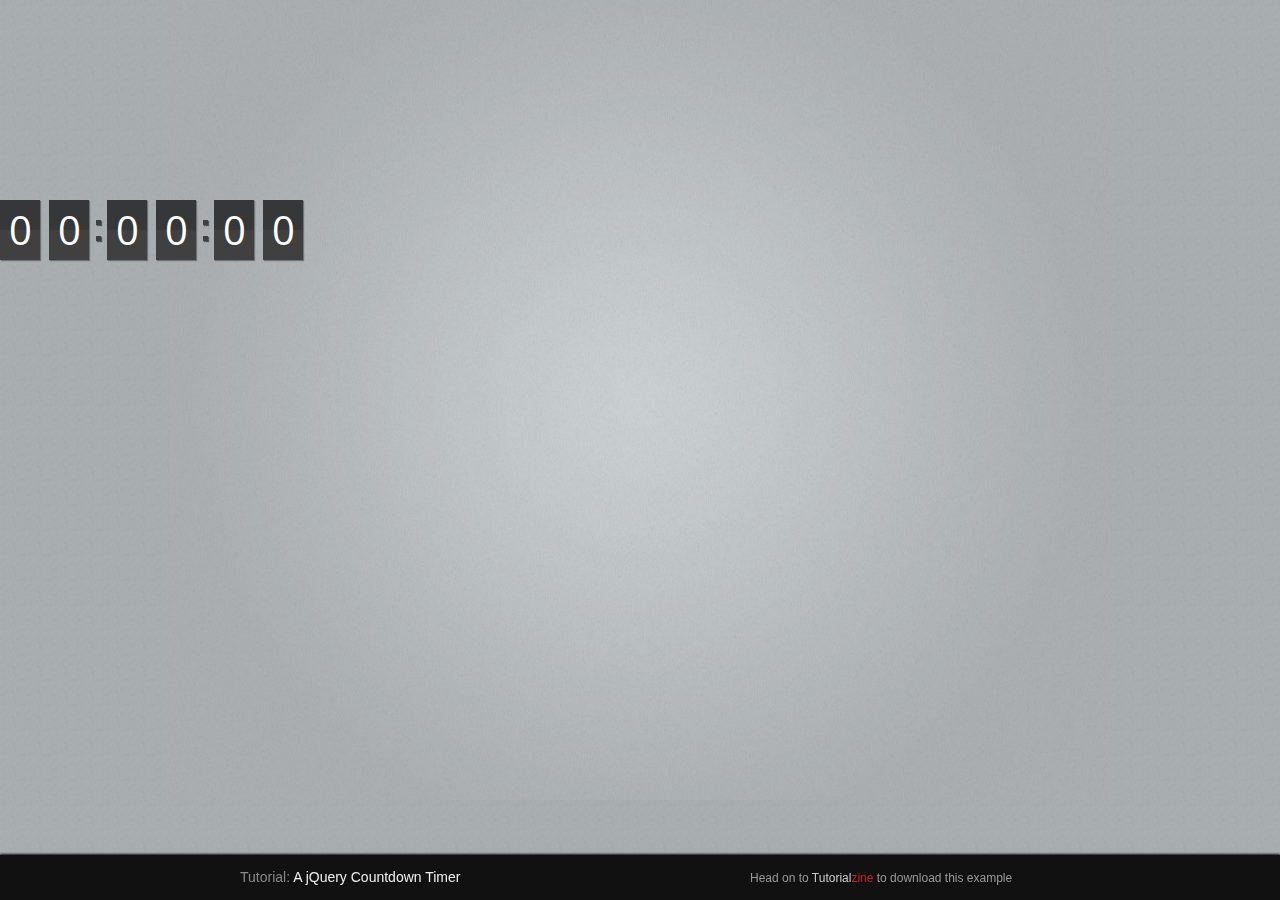
<file: assets/countdown/index.html>
<!DOCTYPE html>
<html>
    <head>
        <meta charset="utf-8" />
        <title>A jQuery Countdown Timer | Tutorialzine Demo</title>
        
        <!-- Our CSS stylesheet file -->
        <link rel="stylesheet" href="http://fonts.googleapis.com/css?family=Open+Sans+Condensed:300" />
        <link rel="stylesheet" href="assets/css/styles.css" />
        <link rel="stylesheet" href="assets/countdown/jquery.countdown.css" />
        
        <!--[if lt IE 9]>
          <script src="http://html5shiv.googlecode.com/svn/trunk/html5.js"></script>
        <![endif]-->
    </head>
    
    <body>

		<div id="countdown"></div>

		<p id="note"></p>

        <footer>
	        <h2><i>Tutorial:</i> A jQuery Countdown Timer</h2>
            <a class="tzine" href="http://tutorialzine.com/2011/12/countdown-jquery/">Head on to <i>Tutorial<b>zine</b></i> to download this example</a>
        </footer>
        
        <!-- JavaScript includes -->
		<!--script src="http://code.jquery.com/jquery-1.7.1.min.js"></script-->
		<script src="jquery.js"></script>
		<script src="assets/countdown/jquery.countdown.js"></script>
		<!--script src="assets/js/script.js"></script-->

    </body>
</html>

<script>
$(function(){
	
	var note = $('#note'),
		ts = endtime = '2016-05-17 07:55:00';
		newYear = true;
	console.log(ts);
		
	$('#countdown').countdown({
		timestamp	: ts,
		callback	: function(days, hours, minutes, seconds){
			
			var message = "";			
			
			note.html(message);
		}
	});
	
});


</script>
</file>
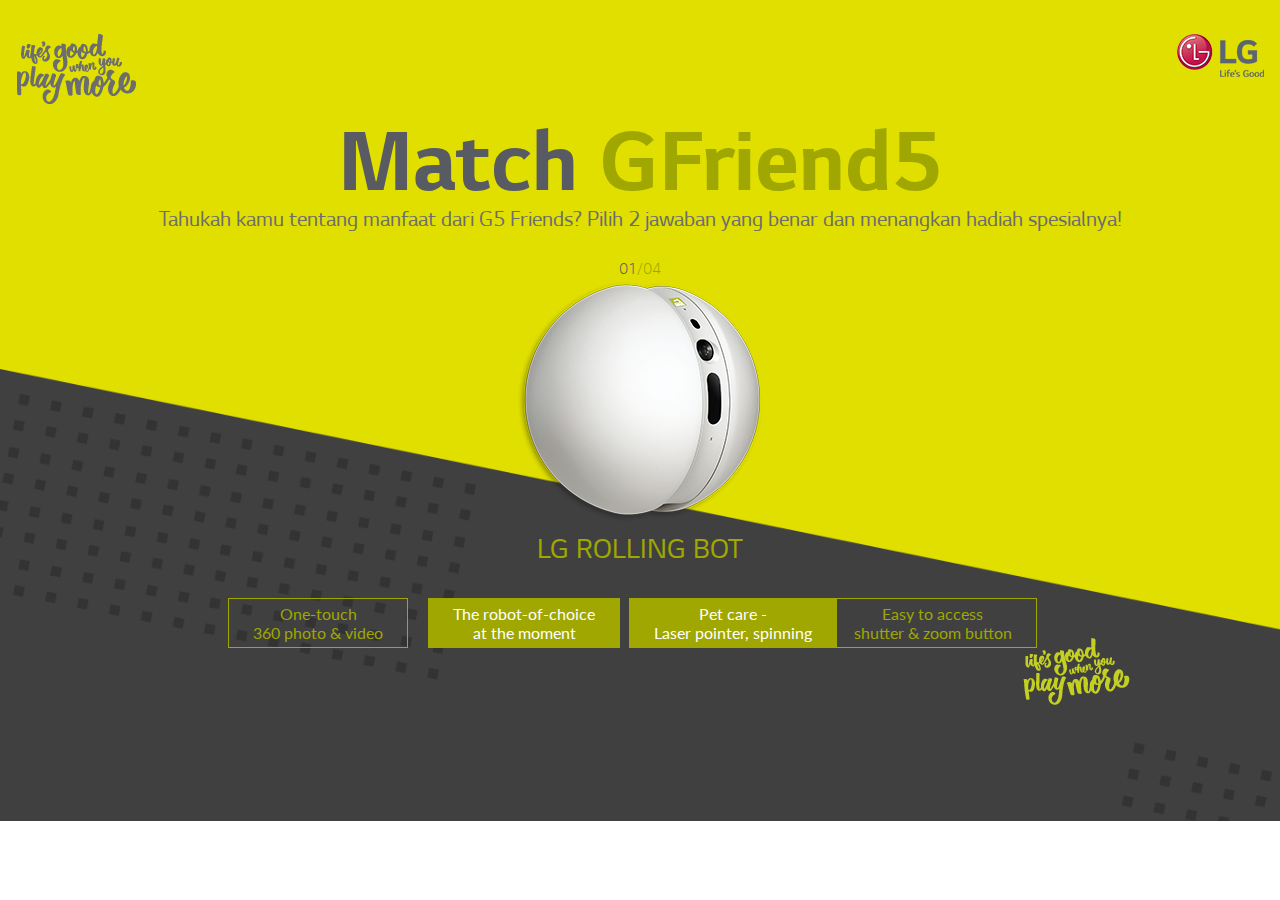
<file: games-01.html>
<!DOCTYPE html>
<html lang="en">
    <head>
        <meta charset="UTF-8">
        <meta http-equiv="X-UA-Compatible" content="IE=edge">
        <meta name="viewport" content="width=device-width, initial-scale=1">
        <title>LG G5 &amp; Friends</title>
        <link rel="icon" type="image/x-icon" href="assets/images/favicons/favicon.ico" />
        <link rel="icon" type="image/png" href="assets/images/favicons/favicon.png" />
        <!-- For iPhone 4 Retina display: -->
        <link rel="apple-touch-icon-precomposed" sizes="114x114" href="assets/images/favicons/apple-touch-icon-114x114-precomposed.png">
        <!-- For iPad: -->
        <link rel="apple-touch-icon-precomposed" sizes="72x72" href="assets/images/favicons/apple-touch-icon-72x72-precomposed.png">
        <!-- For iPhone: -->
        <link rel="apple-touch-icon-precomposed" href="assets/images/favicons/apple-touch-icon-60x60-precomposed.png">
        <link href='http://fonts.googleapis.com/css?family=Lato:100,300,400,700,900,400italic' rel='stylesheet' type='text/css'>
        <link rel="stylesheet" href="assets/css/bootstrap.css">
        <link rel="stylesheet" href="assets/css/theme.css">
        <link rel="stylesheet" href="assets/css/color-defaults.css">
        <link rel="stylesheet" href="assets/css/swatch-beige-black.css">
        <link rel="stylesheet" href="assets/css/swatch-black-beige.css">
        <link rel="stylesheet" href="assets/css/swatch-black-white.css">
        <link rel="stylesheet" href="assets/css/swatch-black-yellow.css">
        <link rel="stylesheet" href="assets/css/swatch-blue-white.css">
        <link rel="stylesheet" href="assets/css/swatch-green-white.css">
        <link rel="stylesheet" href="assets/css/swatch-red-white.css">
        <link rel="stylesheet" href="assets/css/swatch-white-black.css">
        <link rel="stylesheet" href="assets/css/swatch-white-blue.css">
        <link rel="stylesheet" href="assets/css/swatch-white-green.css">
        <link rel="stylesheet" href="assets/css/swatch-white-red.css">
        <link rel="stylesheet" href="assets/css/swatch-yellow-black.css">
        <link rel="stylesheet" href="assets/css/fonts.css" media="screen">
        <link rel="stylesheet" href="assets/css/revolution.css" media="screen">

        <!-- LG Smart Font -->
        <link rel="stylesheet" href="assets/fonts/lg-smart/stylesheet.css" media="screen">        

        <!-- Vertical Navigation -->
        <link rel="stylesheet" href="assets/css/vertical-navigation.css" media="screen">
    </head>
    <body>
        <header id="masthead" class="navbar swatch-red-white" role="banner">
            <!-- <div class="container"> -->
                <div class="navbar-header">
                    <button type="button" class="navbar-toggle collapsed" data-toggle="collapse" data-target=".main-navbar">
                        <span class="icon-bar"></span>
                        <span class="icon-bar"></span>
                        <span class="icon-bar"></span>
                    </button>
                    <a href="../index.html" class="navbar-brand">
                        <img src="assets/images/LG-G5_logo.png" alt="LG G5 and Friends">
                    </a>
                </div>
                <nav class="collapse navbar-collapse main-navbar" role="navigation">
                    <ul class="nav navbar-nav navbar-right">
                        <!-- <li class=""><a href="#home">Home</a>
                        </li> -->
                        <li class=""><a href="#"><img src="assets/images/LG_lifesgood.png" alt="LG - Life's Good"></a>
                        </li>
                    </ul>
                </nav>
            <!-- </div> -->
        </header>

        <div id="content" role="main">
            <section id="welcome" class="section swatch-red-white">
                <div class="background-media" style="background-image: url('assets/images/games-bkg.png'); background-repeat:no-repeat ;background-attachment: ; background-position:center 60% ; background-size: cover;z-index:0;">
                </div>
                
                <header class="section-header no-underline" style="margin-bottom:0 !important">
                    <h1 class="headline hyper lg-bold">Match <span style="color:#9fa700">GFriend5</span></h1>
                    <h2  style="color:#6c6d6f">Tahukah kamu tentang manfaat dari G5 Friends? Pilih <span class="color:#404041">2 jawaban yang benar</span> dan menangkan hadiah spesialnya!</h2>
                    <p class="bold">01<span style="color:#9fa700">/04</span></p>
                </header>

                <div class="row">
                    <div class="col-md-12 col-sm-12">
                        <img src="assets/images/games/LG-rolling-bot.png" class="img-responsive center-block" style="padding-top:-120px">
                    </div>
                    <h1 class="headline bigger regular text-center" style="color:#9fa700;padding-top:250px">LG ROLLING BOT</h1>
                </div>

                <div class="row">
                    <div class="col-md-11 col-md-offset-2">
                        <div class="row text-center">
                            <div class="col-md-2 col-sm-3">
                                <a href="#" class="btn btn-game">One-touch<br>360 photo &amp; video</a>
                            </div>
                            <div class="col-md-2 col-sm-3">
                                <a href="#" class="btn btn-game-selected">The robot-of-choice<br>at the moment</a>
                            </div>
                            <div class="col-md-2 col-sm-3">
                                <a href="#" class="btn btn-game-selected">Pet care -<br>Laser pointer, spinning</a>
                            </div>
                            <div class="col-md-2 col-sm-3">
                                <a href="#" class="btn btn-game">Easy to access<br>shutter &amp; zoom button</a>
                            </div>
                        </div>
                    </div>    
                </div>

                <div class="row">
                    <div class="col-md-12 col-sm-12 text-right play-more">
                        <img src="assets/images/design/lifegoodwhenplaymore.png">
                    </div>
                </div>
            </section>

        </div>
        <a class="go-top" href="javascript:void(0)">
            <i class="fa fa-angle-up"></i>
        </a>
        <script src="assets/js/packages.min.js"></script>
        <script src="assets/js/theme.min.js"></script>
        

        <!-- Vertical Navigation -->
        <script src="assets/js/vertical-navigation.js"></script>
        <script src="assets/js/modernizr.js"></script>
    </body>
</html>
</file>
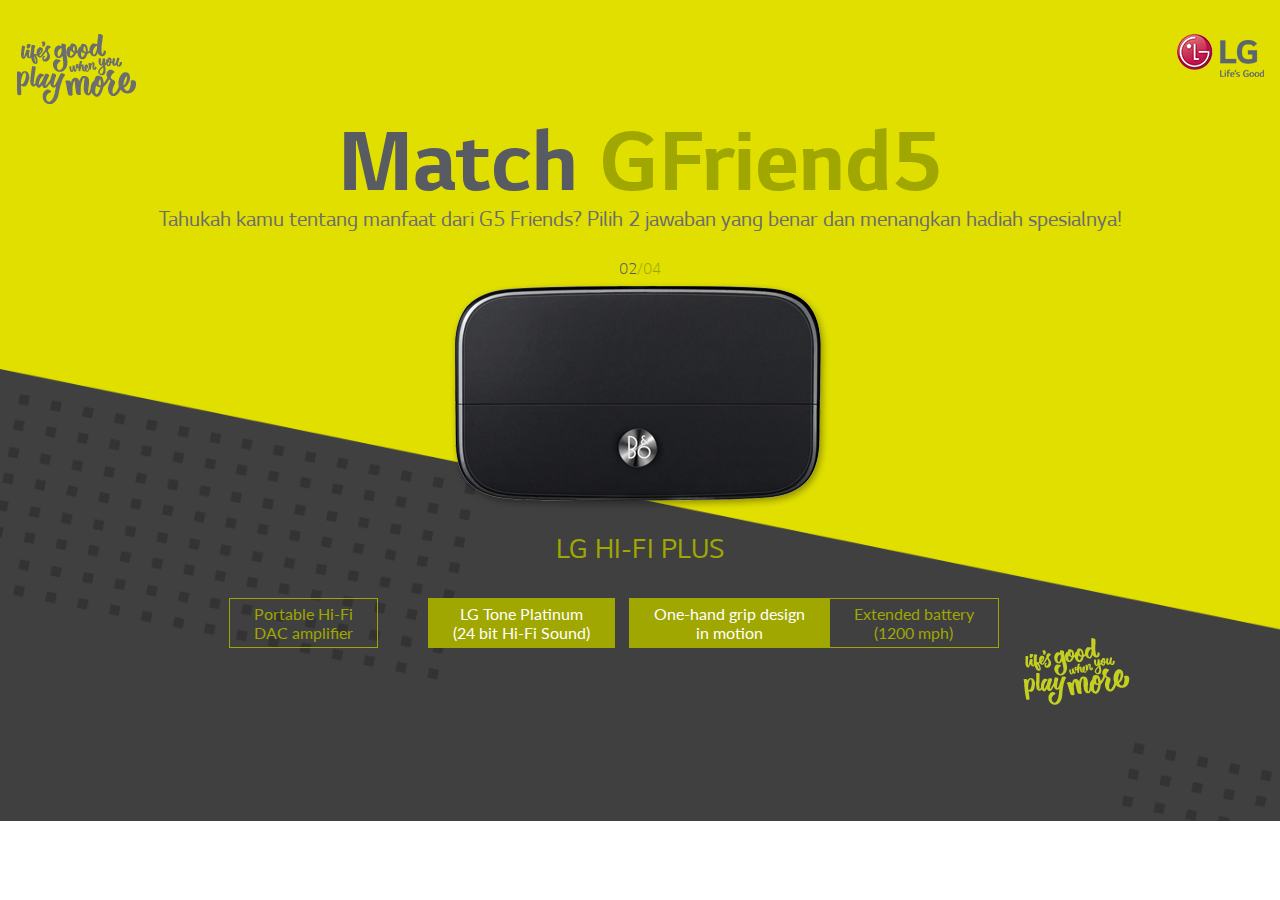
<file: games-02.html>
<!DOCTYPE html>
<html lang="en">
    <head>
        <meta charset="UTF-8">
        <meta http-equiv="X-UA-Compatible" content="IE=edge">
        <meta name="viewport" content="width=device-width, initial-scale=1">
        <title>LG G5 &amp; Friends</title>
        <link rel="icon" type="image/x-icon" href="assets/images/favicons/favicon.ico" />
        <link rel="icon" type="image/png" href="assets/images/favicons/favicon.png" />
        <!-- For iPhone 4 Retina display: -->
        <link rel="apple-touch-icon-precomposed" sizes="114x114" href="assets/images/favicons/apple-touch-icon-114x114-precomposed.png">
        <!-- For iPad: -->
        <link rel="apple-touch-icon-precomposed" sizes="72x72" href="assets/images/favicons/apple-touch-icon-72x72-precomposed.png">
        <!-- For iPhone: -->
        <link rel="apple-touch-icon-precomposed" href="assets/images/favicons/apple-touch-icon-60x60-precomposed.png">
        <link href='http://fonts.googleapis.com/css?family=Lato:100,300,400,700,900,400italic' rel='stylesheet' type='text/css'>
        <link rel="stylesheet" href="assets/css/bootstrap.css">
        <link rel="stylesheet" href="assets/css/theme.css">
        <link rel="stylesheet" href="assets/css/color-defaults.css">
        <link rel="stylesheet" href="assets/css/swatch-beige-black.css">
        <link rel="stylesheet" href="assets/css/swatch-black-beige.css">
        <link rel="stylesheet" href="assets/css/swatch-black-white.css">
        <link rel="stylesheet" href="assets/css/swatch-black-yellow.css">
        <link rel="stylesheet" href="assets/css/swatch-blue-white.css">
        <link rel="stylesheet" href="assets/css/swatch-green-white.css">
        <link rel="stylesheet" href="assets/css/swatch-red-white.css">
        <link rel="stylesheet" href="assets/css/swatch-white-black.css">
        <link rel="stylesheet" href="assets/css/swatch-white-blue.css">
        <link rel="stylesheet" href="assets/css/swatch-white-green.css">
        <link rel="stylesheet" href="assets/css/swatch-white-red.css">
        <link rel="stylesheet" href="assets/css/swatch-yellow-black.css">
        <link rel="stylesheet" href="assets/css/fonts.css" media="screen">
        <link rel="stylesheet" href="assets/css/revolution.css" media="screen">

        <!-- LG Smart Font -->
        <link rel="stylesheet" href="assets/fonts/lg-smart/stylesheet.css" media="screen">        

        <!-- Vertical Navigation -->
        <link rel="stylesheet" href="assets/css/vertical-navigation.css" media="screen">
    </head>
    <body>
        <header id="masthead" class="navbar swatch-red-white" role="banner">
            <!-- <div class="container"> -->
                <div class="navbar-header">
                    <button type="button" class="navbar-toggle collapsed" data-toggle="collapse" data-target=".main-navbar">
                        <span class="icon-bar"></span>
                        <span class="icon-bar"></span>
                        <span class="icon-bar"></span>
                    </button>
                    <a href="../index.html" class="navbar-brand">
                        <img src="assets/images/LG-G5_logo.png" alt="LG G5 and Friends">
                    </a>
                </div>
                <nav class="collapse navbar-collapse main-navbar" role="navigation">
                    <ul class="nav navbar-nav navbar-right">
                        <!-- <li class=""><a href="#home">Home</a>
                        </li> -->
                        <li class=""><a href="#"><img src="assets/images/LG_lifesgood.png" alt="LG - Life's Good"></a>
                        </li>
                    </ul>
                </nav>
            <!-- </div> -->
        </header>

        <div id="content" role="main">
            <section id="welcome" class="section swatch-red-white">
                <div class="background-media" style="background-image: url('assets/images/games-bkg.png'); background-repeat:no-repeat ;background-attachment: ; background-position:center 60% ; background-size: cover;z-index:0;">
                </div>
                
                <header class="section-header no-underline" style="margin-bottom:0 !important">
                    <h1 class="headline hyper lg-bold">Match <span style="color:#9fa700">GFriend5</span></h1>
                    <h2  style="color:#6c6d6f">Tahukah kamu tentang manfaat dari G5 Friends? Pilih <span class="color:#404041">2 jawaban yang benar</span> dan menangkan hadiah spesialnya!</h2>
                    <p class="bold">02<span style="color:#9fa700">/04</span></p>
                </header>

                <div class="row">
                    <div class="col-md-12 col-sm-12">
                        <img src="assets/images/games/LG-HIFI-Plus.png" class="img-responsive center-block" style="padding-top:-120px">
                    </div>
                    <h1 class="headline bigger regular text-center" style="color:#9fa700;padding-top:250px">LG HI-FI PLUS</h1>
                </div>

                <div class="row">
                    <div class="col-md-11 col-md-offset-2">
                        <div class="row text-center">
                            <div class="col-md-2 col-sm-3">
                                <a href="#" class="btn btn-game">Portable Hi-Fi <br>DAC amplifier</a>
                            </div>
                            <div class="col-md-2 col-sm-3">
                                <a href="#" class="btn btn-game-selected">LG Tone Platinum<br>(24 bit Hi-Fi Sound)</a>
                            </div>
                            <div class="col-md-2 col-sm-3">
                                <a href="#" class="btn btn-game-selected">One-hand grip design <br>in motion</a>
                            </div>
                            <div class="col-md-2 col-sm-3">
                                <a href="#" class="btn btn-game">Extended battery<br>(1200 mph)</a>
                            </div>
                        </div>
                    </div>    
                </div>

                <div class="row">
                    <div class="col-md-12 text-right play-more">
                        <img src="assets/images/design/lifegoodwhenplaymore.png">
                    </div>
                </div>
            </section>

        </div>
        <a class="go-top" href="javascript:void(0)">
            <i class="fa fa-angle-up"></i>
        </a>
        <script src="assets/js/packages.min.js"></script>
        <script src="assets/js/theme.min.js"></script>
        

        <!-- Vertical Navigation -->
        <script src="assets/js/vertical-navigation.js"></script>
        <script src="assets/js/modernizr.js"></script>
    </body>
</html>
</file>
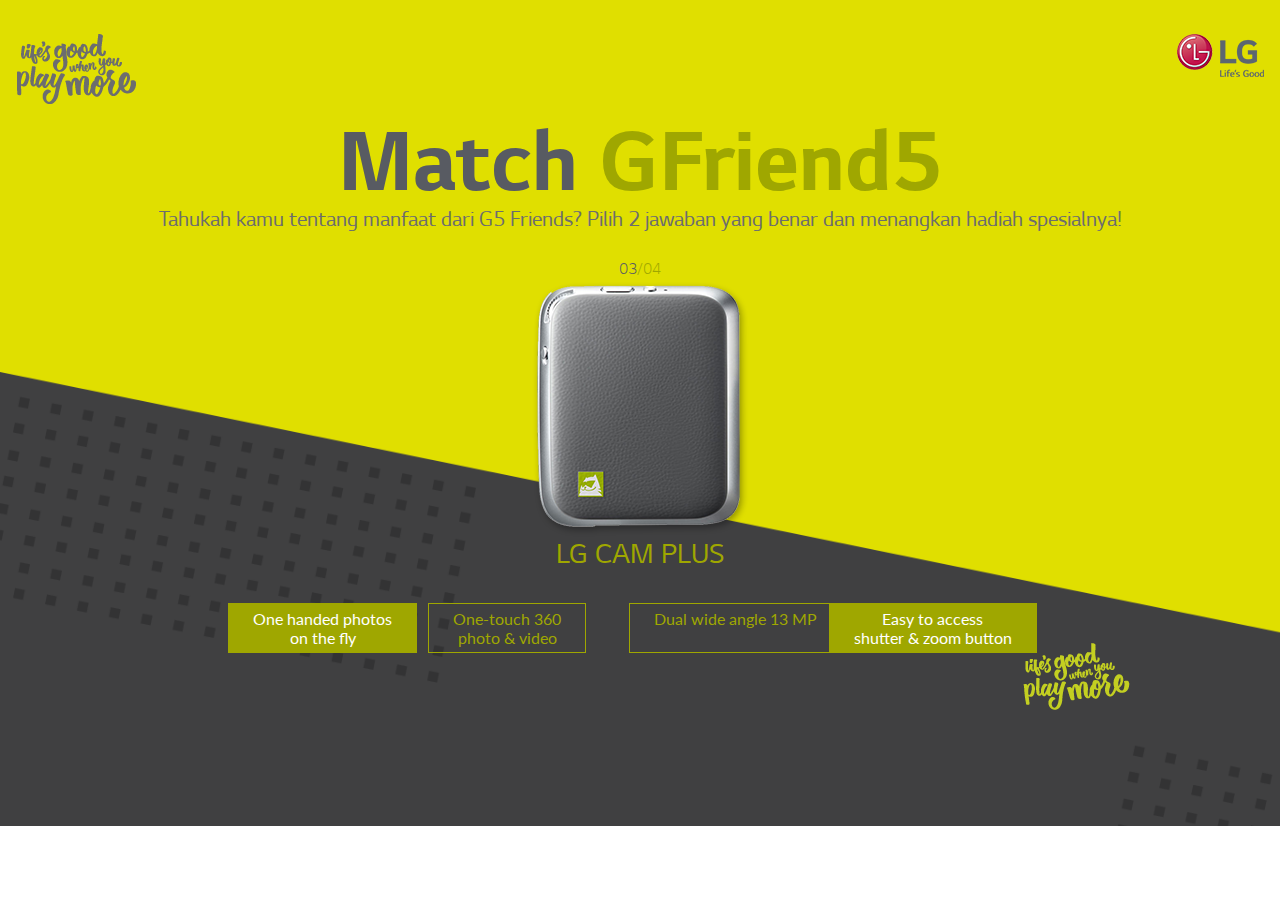
<file: games-03.html>
<!DOCTYPE html>
<html lang="en">
    <head>
        <meta charset="UTF-8">
        <meta http-equiv="X-UA-Compatible" content="IE=edge">
        <meta name="viewport" content="width=device-width, initial-scale=1">
        <title>LG G5 &amp; Friends</title>
        <link rel="icon" type="image/x-icon" href="assets/images/favicons/favicon.ico" />
        <link rel="icon" type="image/png" href="assets/images/favicons/favicon.png" />
        <!-- For iPhone 4 Retina display: -->
        <link rel="apple-touch-icon-precomposed" sizes="114x114" href="assets/images/favicons/apple-touch-icon-114x114-precomposed.png">
        <!-- For iPad: -->
        <link rel="apple-touch-icon-precomposed" sizes="72x72" href="assets/images/favicons/apple-touch-icon-72x72-precomposed.png">
        <!-- For iPhone: -->
        <link rel="apple-touch-icon-precomposed" href="assets/images/favicons/apple-touch-icon-60x60-precomposed.png">
        <link href='http://fonts.googleapis.com/css?family=Lato:100,300,400,700,900,400italic' rel='stylesheet' type='text/css'>
        <link rel="stylesheet" href="assets/css/bootstrap.css">
        <link rel="stylesheet" href="assets/css/theme.css">
        <link rel="stylesheet" href="assets/css/color-defaults.css">
        <link rel="stylesheet" href="assets/css/swatch-beige-black.css">
        <link rel="stylesheet" href="assets/css/swatch-black-beige.css">
        <link rel="stylesheet" href="assets/css/swatch-black-white.css">
        <link rel="stylesheet" href="assets/css/swatch-black-yellow.css">
        <link rel="stylesheet" href="assets/css/swatch-blue-white.css">
        <link rel="stylesheet" href="assets/css/swatch-green-white.css">
        <link rel="stylesheet" href="assets/css/swatch-red-white.css">
        <link rel="stylesheet" href="assets/css/swatch-white-black.css">
        <link rel="stylesheet" href="assets/css/swatch-white-blue.css">
        <link rel="stylesheet" href="assets/css/swatch-white-green.css">
        <link rel="stylesheet" href="assets/css/swatch-white-red.css">
        <link rel="stylesheet" href="assets/css/swatch-yellow-black.css">
        <link rel="stylesheet" href="assets/css/fonts.css" media="screen">
        <link rel="stylesheet" href="assets/css/revolution.css" media="screen">

        <!-- LG Smart Font -->
        <link rel="stylesheet" href="assets/fonts/lg-smart/stylesheet.css" media="screen">        

        <!-- Vertical Navigation -->
        <link rel="stylesheet" href="assets/css/vertical-navigation.css" media="screen">
    </head>
    <body>
        <header id="masthead" class="navbar swatch-red-white" role="banner">
            <!-- <div class="container"> -->
                <div class="navbar-header">
                    <button type="button" class="navbar-toggle collapsed" data-toggle="collapse" data-target=".main-navbar">
                        <span class="icon-bar"></span>
                        <span class="icon-bar"></span>
                        <span class="icon-bar"></span>
                    </button>
                    <a href="../index.html" class="navbar-brand">
                        <img src="assets/images/LG-G5_logo.png" alt="LG G5 and Friends">
                    </a>
                </div>
                <nav class="collapse navbar-collapse main-navbar" role="navigation">
                    <ul class="nav navbar-nav navbar-right">
                        <li class=""><a href="#"><img src="assets/images/LG_lifesgood.png" alt="LG - Life's Good"></a>
                        </li>
                    </ul>
                </nav>
            <!-- </div> -->
        </header>

        <div id="content" role="main">
            <section id="welcome" class="section swatch-red-white">
                <div class="background-media" style="background-image: url('assets/images/games-bkg.png'); background-repeat:no-repeat ;background-attachment: ; background-position:center 60% ; background-size: cover;z-index:0;">
                </div>
                
                <header class="section-header no-underline" style="margin-bottom:0 !important">
                    <h1 class="headline hyper lg-bold">Match <span style="color:#9fa700">GFriend5</span></h1>
                    <h2  style="color:#6c6d6f">Tahukah kamu tentang manfaat dari G5 Friends? Pilih <span class="color:#404041">2 jawaban yang benar</span> dan menangkan hadiah spesialnya!</h2>
                    <p class="bold">03<span style="color:#9fa700">/04</span></p>
                </header>

                <div class="row">
                    <div class="col-md-12 col-sm-12">
                        <img src="assets/images/games/LG-CAM-Plus.png" class="img-responsive center-block" style="padding-top:-120px">
                    </div>
                    <h1 class="headline bigger regular text-center" style="color:#9fa700;padding-top:250px">LG CAM PLUS</h1>
                </div>

                <div class="row">
                    <div class="col-md-11 col-md-offset-2">
                        <div class="row text-center">
                            <div class="col-md-2 col-sm-3">
                                <a href="#" class="btn btn-game-selected">One handed photos<br>on the fly</a>
                            </div>
                            <div class="col-md-2 col-sm-3">
                                <a href="#" class="btn btn-game">One-touch 360<br>photo &amp; video</a>
                            </div>
                            <div class="col-md-2 col-sm-3">
                                <a href="#" class="btn btn-game">Dual wide angle 13 MP<br>&nbsp;</a>
                            </div>
                            <div class="col-md-2 col-sm-3">
                                <a href="#" class="btn btn-game-selected">Easy to access <br>shutter &amp; zoom button</a>
                            </div>
                        </div>
                    </div>    
                </div>

                <div class="row">
                    <div class="col-md-12 text-right play-more">
                        <img src="assets/images/design/lifegoodwhenplaymore.png">
                    </div>
                </div>
            </section>

        </div>
        <a class="go-top" href="javascript:void(0)">
            <i class="fa fa-angle-up"></i>
        </a>
        <script src="assets/js/packages.min.js"></script>
        <script src="assets/js/theme.min.js"></script>
        

        <!-- Vertical Navigation -->
        <script src="assets/js/vertical-navigation.js"></script>
        <script src="assets/js/modernizr.js"></script>
    </body>
</html>
</file>
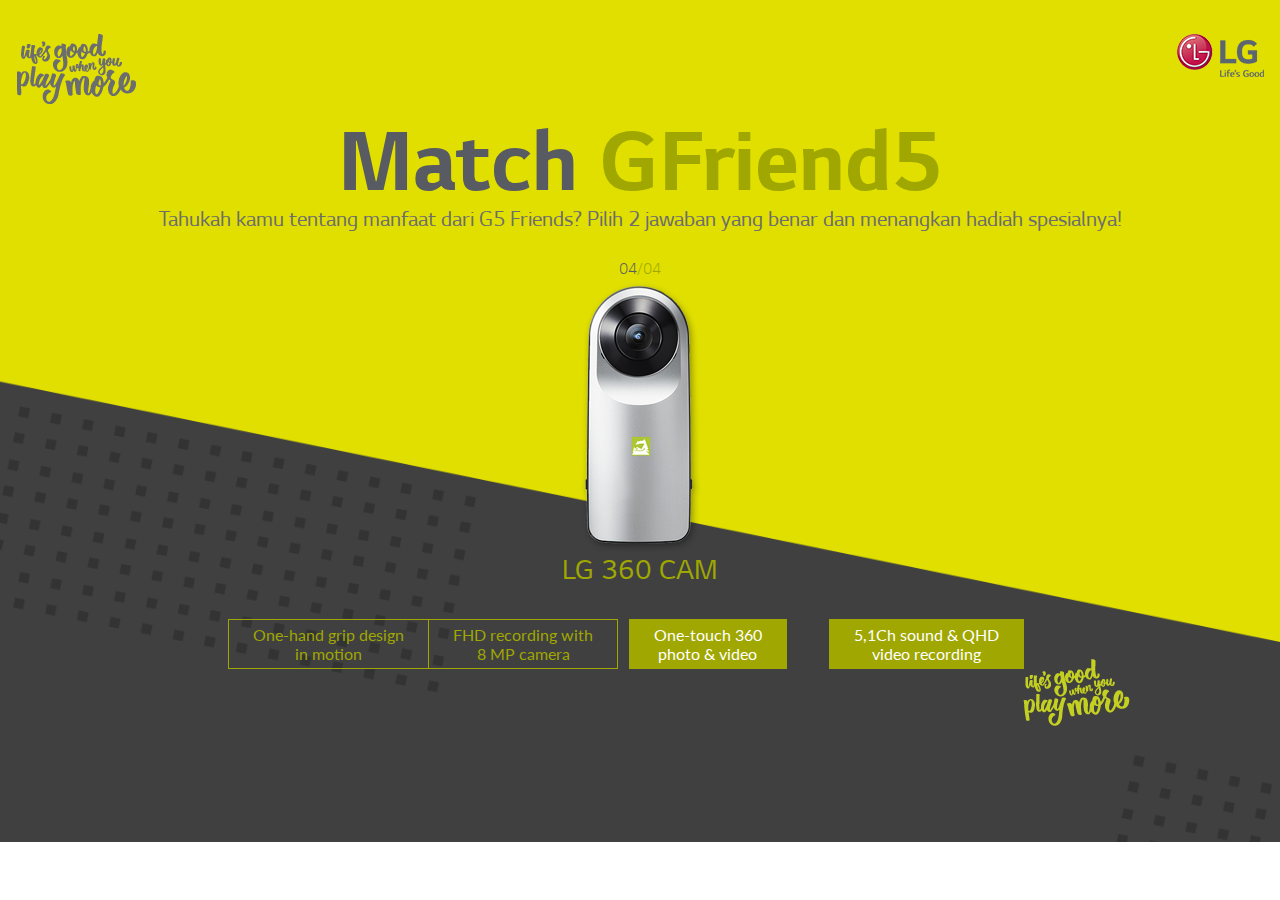
<file: games-04.html>
<!DOCTYPE html>
<html lang="en">
    <head>
        <meta charset="UTF-8">
        <meta http-equiv="X-UA-Compatible" content="IE=edge">
        <meta name="viewport" content="width=device-width, initial-scale=1">
        <title>LG G5 &amp; Friends</title>
        <link rel="icon" type="image/x-icon" href="assets/images/favicons/favicon.ico" />
        <link rel="icon" type="image/png" href="assets/images/favicons/favicon.png" />
        <!-- For iPhone 4 Retina display: -->
        <link rel="apple-touch-icon-precomposed" sizes="114x114" href="assets/images/favicons/apple-touch-icon-114x114-precomposed.png">
        <!-- For iPad: -->
        <link rel="apple-touch-icon-precomposed" sizes="72x72" href="assets/images/favicons/apple-touch-icon-72x72-precomposed.png">
        <!-- For iPhone: -->
        <link rel="apple-touch-icon-precomposed" href="assets/images/favicons/apple-touch-icon-60x60-precomposed.png">
        <link href='http://fonts.googleapis.com/css?family=Lato:100,300,400,700,900,400italic' rel='stylesheet' type='text/css'>
        <link rel="stylesheet" href="assets/css/bootstrap.css">
        <link rel="stylesheet" href="assets/css/theme.css">
        <link rel="stylesheet" href="assets/css/color-defaults.css">
        <link rel="stylesheet" href="assets/css/swatch-beige-black.css">
        <link rel="stylesheet" href="assets/css/swatch-black-beige.css">
        <link rel="stylesheet" href="assets/css/swatch-black-white.css">
        <link rel="stylesheet" href="assets/css/swatch-black-yellow.css">
        <link rel="stylesheet" href="assets/css/swatch-blue-white.css">
        <link rel="stylesheet" href="assets/css/swatch-green-white.css">
        <link rel="stylesheet" href="assets/css/swatch-red-white.css">
        <link rel="stylesheet" href="assets/css/swatch-white-black.css">
        <link rel="stylesheet" href="assets/css/swatch-white-blue.css">
        <link rel="stylesheet" href="assets/css/swatch-white-green.css">
        <link rel="stylesheet" href="assets/css/swatch-white-red.css">
        <link rel="stylesheet" href="assets/css/swatch-yellow-black.css">
        <link rel="stylesheet" href="assets/css/fonts.css" media="screen">
        <link rel="stylesheet" href="assets/css/revolution.css" media="screen">

        <!-- LG Smart Font -->
        <link rel="stylesheet" href="assets/fonts/lg-smart/stylesheet.css" media="screen">        

        <!-- Vertical Navigation -->
        <link rel="stylesheet" href="assets/css/vertical-navigation.css" media="screen">
    </head>
    <body>
        <header id="masthead" class="navbar swatch-red-white" role="banner">
            <!-- <div class="container"> -->
                <div class="navbar-header">
                    <button type="button" class="navbar-toggle collapsed" data-toggle="collapse" data-target=".main-navbar">
                        <span class="icon-bar"></span>
                        <span class="icon-bar"></span>
                        <span class="icon-bar"></span>
                    </button>
                    <a href="../index.html" class="navbar-brand">
                        <img src="assets/images/LG-G5_logo.png" alt="LG G5 and Friends">
                    </a>
                </div>
                <nav class="collapse navbar-collapse main-navbar" role="navigation">
                    <ul class="nav navbar-nav navbar-right">
                        <li class=""><a href="#"><img src="assets/images/LG_lifesgood.png" alt="LG - Life's Good"></a>
                        </li>
                    </ul>
                </nav>
            <!-- </div> -->
        </header>

        <div id="content" role="main">
            <section id="welcome" class="section swatch-red-white">
                <div class="background-media" style="background-image: url('assets/images/games-bkg.png'); background-repeat:no-repeat ;background-attachment: ; background-position:center 60% ; background-size: cover;z-index:0;">
                </div>
                
                <header class="section-header no-underline" style="margin-bottom:0 !important">
                    <h1 class="headline hyper lg-bold">Match <span style="color:#9fa700">GFriend5</span></h1>
                    <h2  style="color:#6c6d6f">Tahukah kamu tentang manfaat dari G5 Friends? Pilih <span class="color:#404041">2 jawaban yang benar</span> dan menangkan hadiah spesialnya!</h2>
                    <p class="bold">04<span style="color:#9fa700">/04</span></p>
                </header>

                <div class="row">
                    <div class="col-md-12 col-sm-12">
                        <img src="assets/images/games/LG-360_cam.png" class="img-responsive center-block" style="padding-top:-120px">
                    </div>
                    <h1 class="headline bigger regular text-center" style="color:#9fa700;padding-top:250px">LG 360 CAM</h1>
                </div>

                <div class="row">
                    <div class="col-md-11 col-md-offset-2">
                        <div class="row text-center">
                            <div class="col-md-2 col-sm-3">
                                <a href="#" class="btn btn-game">One-hand grip design<br>in motion</a>
                            </div>
                            <div class="col-md-2 col-sm-3">
                                <a href="#" class="btn btn-game">FHD recording with<br>8 MP camera</a>
                            </div>
                            <div class="col-md-2 col-sm-3">
                                <a href="#" class="btn btn-game-selected">One-touch 360 <br>photo &amp; video</a>
                            </div>
                            <div class="col-md-2 col-sm-3">
                                <a href="#" class="btn btn-game-selected">5,1Ch sound &amp; QHD  <br>video recording</a>
                            </div>
                        </div>
                    </div>    
                </div>

                <div class="row">
                    <div class="col-md-12 text-right play-more">
                        <img src="assets/images/design/lifegoodwhenplaymore.png">
                    </div>
                </div>
            </section>

        </div>
        <a class="go-top" href="javascript:void(0)">
            <i class="fa fa-angle-up"></i>
        </a>
        <script src="assets/js/packages.min.js"></script>
        <script src="assets/js/theme.min.js"></script>
        

        <!-- Vertical Navigation -->
        <script src="assets/js/vertical-navigation.js"></script>
        <script src="assets/js/modernizr.js"></script>
    </body>
</html>
</file>
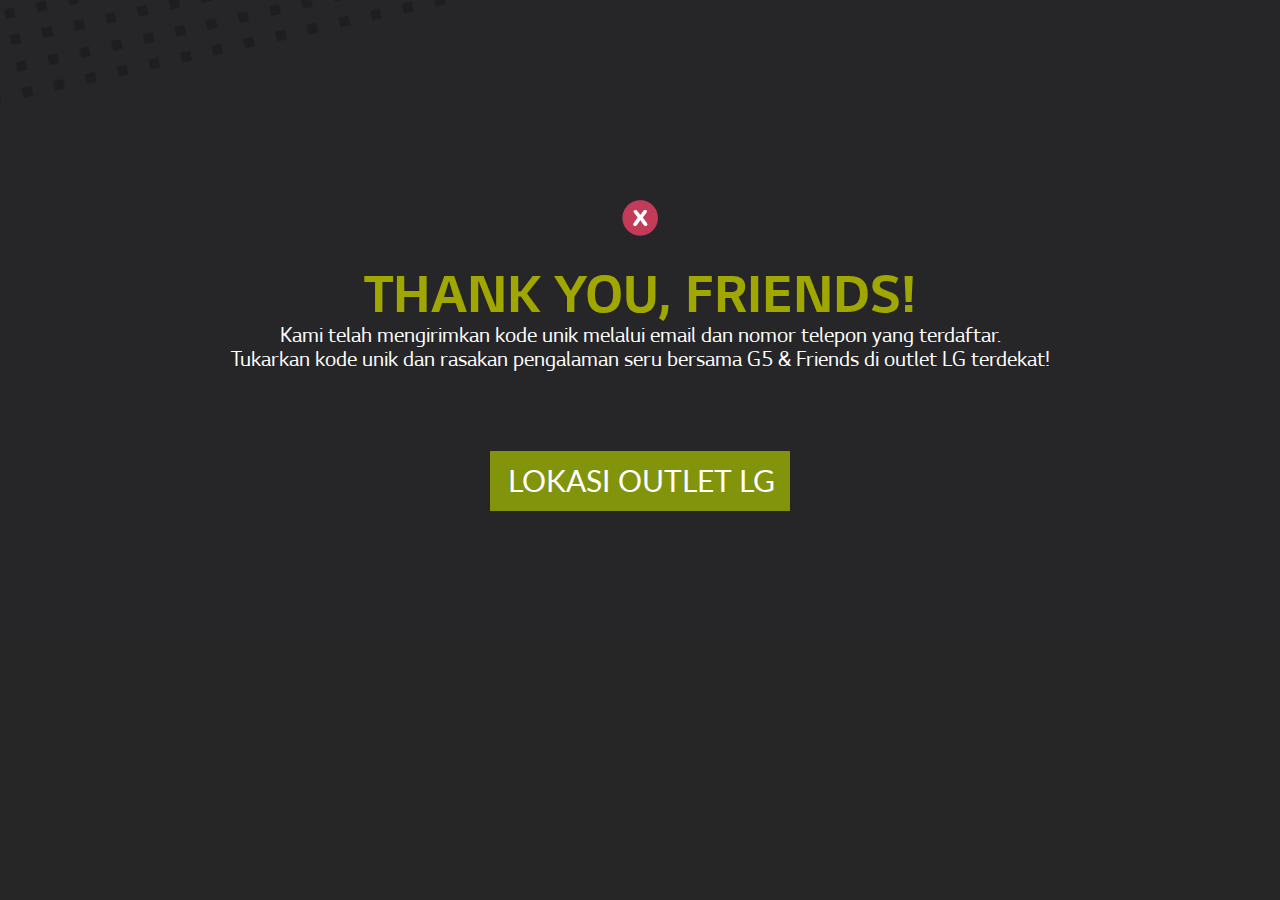
<file: notifikasi.html>
<!DOCTYPE html>
<html lang="en">
    <head>
        <meta charset="UTF-8">
        <meta http-equiv="X-UA-Compatible" content="IE=edge">
        <meta name="viewport" content="width=device-width, initial-scale=1">
        <title>LG G5 &amp; Friends</title>
        <link rel="icon" type="image/x-icon" href="assets/images/favicons/favicon.ico" />
        <link rel="icon" type="image/png" href="assets/images/favicons/favicon.png" />
        <!-- For iPhone 4 Retina display: -->
        <link rel="apple-touch-icon-precomposed" sizes="114x114" href="assets/images/favicons/apple-touch-icon-114x114-precomposed.png">
        <!-- For iPad: -->
        <link rel="apple-touch-icon-precomposed" sizes="72x72" href="assets/images/favicons/apple-touch-icon-72x72-precomposed.png">
        <!-- For iPhone: -->
        <link rel="apple-touch-icon-precomposed" href="assets/images/favicons/apple-touch-icon-60x60-precomposed.png">
        <link href='http://fonts.googleapis.com/css?family=Lato:100,300,400,700,900,400italic' rel='stylesheet' type='text/css'>
        <link rel="stylesheet" href="assets/css/bootstrap.css">
        <link rel="stylesheet" href="assets/css/theme.css">
        <link rel="stylesheet" href="assets/css/color-defaults.css">
        <link rel="stylesheet" href="assets/css/swatch-beige-black.css">
        <link rel="stylesheet" href="assets/css/swatch-black-beige.css">
        <link rel="stylesheet" href="assets/css/swatch-black-white.css">
        <link rel="stylesheet" href="assets/css/swatch-black-yellow.css">
        <link rel="stylesheet" href="assets/css/swatch-blue-white.css">
        <link rel="stylesheet" href="assets/css/swatch-green-white.css">
        <link rel="stylesheet" href="assets/css/swatch-red-white.css">
        <link rel="stylesheet" href="assets/css/swatch-white-black.css">
        <link rel="stylesheet" href="assets/css/swatch-white-blue.css">
        <link rel="stylesheet" href="assets/css/swatch-white-green.css">
        <link rel="stylesheet" href="assets/css/swatch-white-red.css">
        <link rel="stylesheet" href="assets/css/swatch-yellow-black.css">
        <link rel="stylesheet" href="assets/css/fonts.css" media="screen">
        <link rel="stylesheet" href="assets/css/revolution.css" media="screen">

        <!-- LG Smart Font -->
        <link rel="stylesheet" href="assets/fonts/lg-smart/stylesheet.css" media="screen">        

    </head>
    <body class="notifikasi-page">
        <div id="content" role="main">
            <section class="section swatch-red-white">
                <div class="background-media" style="background-image: url('assets/images/background-notifikasi.jpg'); background-repeat:no-repeat ; background-position:100% top ; background-size:cover;">
                </div>
                <div class="container" style="padding-top:200px">
                    <header class="section-header no-underline">
                        <img src="assets/images/close-notifikasi.png"><br><br>
                        <h1 class="headline super lg-bold"><span style="color:#9fa700">THANK YOU, FRIENDS!</span></h1>
                        <h2  style="color:#fff">Kami telah mengirimkan kode unik melalui email dan nomor telepon yang terdaftar.<br>Tukarkan kode unik dan rasakan pengalaman seru bersama G5 &amp; Friends di outlet LG terdekat!</h2>
                    </header>
                    <div class="row">
                        <div class="col-md-6 col-md-offset-3">
                            <form id="contactForm" class="contact-form">
                                    <div class="form-group text-center">
                                        <button class="btn btn-primary" type="submit" style="margin-top:0 !important">
                                            LOKASI OUTLET LG
                                        </button>
                                    </div>
                            </form>
                        </div>
                    </div>
                </div>
            </section>
        </div>

        <script src="assets/js/packages.min.js"></script>
        <script src="assets/js/theme.min.js"></script>
        

        <!-- Vertical Navigation -->
        <script src="assets/js/vertical-navigation.js"></script>
        <script src="assets/js/modernizr.js"></script>
    </body>
</html>
</file>
<file: assets/css/theme.css>
.navbar{
margin-bottom:0;
}
.mejs-container {
	position: relative;
	background: #000;
	font-family: Helvetica, Arial;
	text-align: left;
	vertical-align: top;
	text-indent: 0;
}

.me-plugin {
	position: absolute;
	height: auto;
	width: auto;
}

.mejs-embed, .mejs-embed body {
	width: 100%;
	height: 100%;
	margin: 0;
	padding: 0;
	background: #000;
	overflow: hidden;
}

.mejs-fullscreen {
	/* set it to not show scroll bars so 100% will work */
	overflow: hidden !important;
}
.mejs-container-fullscreen {
	position: fixed;
	left: 0;
	top: 0;
	right: 0;
	bottom: 0;
	overflow: hidden;
	z-index: 1000;
}
.mejs-container-fullscreen .mejs-mediaelement,
.mejs-container-fullscreen video {
	width: 100%;
	height: 100%;
}

.mejs-clear {
	clear: both;
}

/* Start: LAYERS */
.mejs-background {
	position: absolute;
	top: 0;
	left: 0;
}

.mejs-mediaelement {
	position: absolute;
	top: 0;
	left: 0;
	width: 100%;
	height: 100%;
}

.mejs-poster {
	position: absolute;
	top: 0;
	left: 0;
	background-size: contain ;
	background-position: 50% 50% ;
	background-repeat: no-repeat ;
}
:root .mejs-poster img {
	display: none ;
}

.mejs-poster img {
	border: 0;
	padding: 0;
	border: 0;
}

.mejs-overlay {
	position: absolute;
	top: 0;
	left: 0;
}

.mejs-overlay-play {
	cursor: pointer;
}

.mejs-overlay-button {
	position: absolute;
	top: 50%;
	left: 50%;
	width: 100px;
	height: 100px;
	margin: -50px 0 0 -50px;
	background: url(bigplay.svg) no-repeat;
}

.no-svg .mejs-overlay-button {
	background-image: url(bigplay.png);
}

.mejs-overlay:hover .mejs-overlay-button {
	background-position: 0 -100px ;
}

.mejs-overlay-loading {
	position: absolute;
	top: 50%;
	left: 50%;
	width: 80px;
	height: 80px;
	margin: -40px 0 0 -40px;
	background: #333;
	background: url(background.png);
	background: rgba(0, 0, 0, 0.9);
	background: -webkit-gradient(linear, 0% 0%, 0% 100%, from(rgba(50,50,50,0.9)), to(rgba(0,0,0,0.9)));
	background: -webkit-linear-gradient(top, rgba(50,50,50,0.9), rgba(0,0,0,0.9));
	background: -moz-linear-gradient(top, rgba(50,50,50,0.9), rgba(0,0,0,0.9));
	background: -o-linear-gradient(top, rgba(50,50,50,0.9), rgba(0,0,0,0.9));
	background: -ms-linear-gradient(top, rgba(50,50,50,0.9), rgba(0,0,0,0.9));
	background: linear-gradient(rgba(50,50,50,0.9), rgba(0,0,0,0.9));
}

.mejs-overlay-loading span {
	display: block;
	width: 80px;
	height: 80px;
	background: transparent url(loading.gif) 50% 50% no-repeat;
}

/* End: LAYERS */

/* Start: CONTROL BAR */
.mejs-container .mejs-controls {
	position: absolute;
	list-style-type: none;
	margin: 0;
	padding: 0;
	bottom: 0;
	left: 0;
	background: url(background.png);
	background: rgba(0, 0, 0, 0.7);
	background: -webkit-gradient(linear, 0% 0%, 0% 100%, from(rgba(50,50,50,0.7)), to(rgba(0,0,0,0.7)));
	background: -webkit-linear-gradient(top, rgba(50,50,50,0.7), rgba(0,0,0,0.7));
	background: -moz-linear-gradient(top, rgba(50,50,50,0.7), rgba(0,0,0,0.7));
	background: -o-linear-gradient(top, rgba(50,50,50,0.7), rgba(0,0,0,0.7));
	background: -ms-linear-gradient(top, rgba(50,50,50,0.7), rgba(0,0,0,0.7));
	background: linear-gradient(rgba(50,50,50,0.7), rgba(0,0,0,0.7));
	height: 30px;
	width: 100%;
}
.mejs-container .mejs-controls  div {
	list-style-type: none;
	background-image: none;
	display: block;
	float: left;
	margin: 0;
	padding: 0;
	width: 26px;
	height: 26px;
	font-size: 11px;
	line-height: 11px;
	font-family: Helvetica, Arial;
	border: 0;
}

.mejs-controls .mejs-button button {
	cursor: pointer;
	display: block;
	font-size: 0;
	line-height: 0;
	text-decoration: none;
	margin: 7px 5px;
	padding: 0;
	position: absolute;
	height: 16px;
	width: 16px;
	border: 0;
	background: transparent url(controls.svg) no-repeat;
}

.no-svg .mejs-controls .mejs-button button {
	background-image: url(controls.png);
}

/* :focus for accessibility */
.mejs-controls .mejs-button button:focus {
	outline: dotted 1px #999;
}

/* End: CONTROL BAR */

/* Start: Time (Current / Duration) */
.mejs-container .mejs-controls .mejs-time {
	color: #fff;
	display: block;
	height: 17px;
	width: auto;
	padding: 8px 3px 0 3px ;
	overflow: hidden;
	text-align: center;
	-moz-box-sizing: content-box;
	-webkit-box-sizing: content-box;
	box-sizing: content-box;
}

.mejs-container .mejs-controls .mejs-time span {
	color: #fff;
	font-size: 11px;
	line-height: 12px;
	display: block;
	float: left;
	margin: 1px 2px 0 0;
	width: auto;
}
/* End: Time (Current / Duration) */

/* Start: Play/Pause/Stop */
.mejs-controls .mejs-play button {
	background-position: 0 0;
}

.mejs-controls .mejs-pause button {
	background-position: 0 -16px;
}

.mejs-controls .mejs-stop button {
	background-position: -112px 0;
}
/* Start: Play/Pause/Stop */

/* Start: Progress Bar */
.mejs-controls div.mejs-time-rail {
	direction: ltr;
	width: 200px;
	padding-top: 5px;
}

.mejs-controls .mejs-time-rail span {
	display: block;
	position: absolute;
	width: 180px;
	height: 10px;
	-webkit-border-radius: 2px;
	-moz-border-radius: 2px;
	border-radius: 2px;
	cursor: pointer;
}

.mejs-controls .mejs-time-rail .mejs-time-total {
	margin: 5px;
	background: #333;
	background: rgba(50,50,50,0.8);
	background: -webkit-gradient(linear, 0% 0%, 0% 100%, from(rgba(30,30,30,0.8)), to(rgba(60,60,60,0.8)));
	background: -webkit-linear-gradient(top, rgba(30,30,30,0.8), rgba(60,60,60,0.8));
	background: -moz-linear-gradient(top, rgba(30,30,30,0.8), rgba(60,60,60,0.8));
	background: -o-linear-gradient(top, rgba(30,30,30,0.8), rgba(60,60,60,0.8));
	background: -ms-linear-gradient(top, rgba(30,30,30,0.8), rgba(60,60,60,0.8));
	background: linear-gradient(rgba(30,30,30,0.8), rgba(60,60,60,0.8));
}

.mejs-controls .mejs-time-rail .mejs-time-buffering {
	width: 100%;
	background-image: -o-linear-gradient(-45deg, rgba(255, 255, 255, 0.15) 25%, transparent 25%, transparent 50%, rgba(255, 255, 255, 0.15) 50%, rgba(255, 255, 255, 0.15) 75%, transparent 75%, transparent);
	background-image: -webkit-gradient(linear, 0 100%, 100% 0, color-stop(0.25, rgba(255, 255, 255, 0.15)), color-stop(0.25, transparent), color-stop(0.5, transparent), color-stop(0.5, rgba(255, 255, 255, 0.15)), color-stop(0.75, rgba(255, 255, 255, 0.15)), color-stop(0.75, transparent), to(transparent));
	background-image: -webkit-linear-gradient(-45deg, rgba(255, 255, 255, 0.15) 25%, transparent 25%, transparent 50%, rgba(255, 255, 255, 0.15) 50%, rgba(255, 255, 255, 0.15) 75%, transparent 75%, transparent);
	background-image: -moz-linear-gradient(-45deg, rgba(255, 255, 255, 0.15) 25%, transparent 25%, transparent 50%, rgba(255, 255, 255, 0.15) 50%, rgba(255, 255, 255, 0.15) 75%, transparent 75%, transparent);
	background-image: -ms-linear-gradient(-45deg, rgba(255, 255, 255, 0.15) 25%, transparent 25%, transparent 50%, rgba(255, 255, 255, 0.15) 50%, rgba(255, 255, 255, 0.15) 75%, transparent 75%, transparent);
	background-image: linear-gradient(-45deg, rgba(255, 255, 255, 0.15) 25%, transparent 25%, transparent 50%, rgba(255, 255, 255, 0.15) 50%, rgba(255, 255, 255, 0.15) 75%, transparent 75%, transparent);
	-webkit-background-size: 15px 15px;
	-moz-background-size: 15px 15px;
	-o-background-size: 15px 15px;
	background-size: 15px 15px;
	-webkit-animation: buffering-stripes 2s linear infinite;
	-moz-animation: buffering-stripes 2s linear infinite;
	-ms-animation: buffering-stripes 2s linear infinite;
	-o-animation: buffering-stripes 2s linear infinite;
	animation: buffering-stripes 2s linear infinite;
}

@-webkit-keyframes buffering-stripes { from {background-position: 0 0;} to {background-position: 30px 0;} }
@-moz-keyframes buffering-stripes { from {background-position: 0 0;} to {background-position: 30px 0;} }
@-ms-keyframes buffering-stripes { from {background-position: 0 0;} to {background-position: 30px 0;} }
@-o-keyframes buffering-stripes { from {background-position: 0 0;} to {background-position: 30px 0;} }
@keyframes buffering-stripes { from {background-position: 0 0;} to {background-position: 30px 0;} }

.mejs-controls .mejs-time-rail .mejs-time-loaded {
	background: #3caac8;
	background: rgba(60,170,200,0.8);
	background: -webkit-gradient(linear, 0% 0%, 0% 100%, from(rgba(44,124,145,0.8)), to(rgba(78,183,212,0.8)));
	background: -webkit-linear-gradient(top, rgba(44,124,145,0.8), rgba(78,183,212,0.8));
	background: -moz-linear-gradient(top, rgba(44,124,145,0.8), rgba(78,183,212,0.8));
	background: -o-linear-gradient(top, rgba(44,124,145,0.8), rgba(78,183,212,0.8));
	background: -ms-linear-gradient(top, rgba(44,124,145,0.8), rgba(78,183,212,0.8));
	background: linear-gradient(rgba(44,124,145,0.8), rgba(78,183,212,0.8));
	width: 0;
}

.mejs-controls .mejs-time-rail .mejs-time-current {
	background: #fff;
	background: rgba(255,255,255,0.8);
	background: -webkit-gradient(linear, 0% 0%, 0% 100%, from(rgba(255,255,255,0.9)), to(rgba(200,200,200,0.8)));
	background: -webkit-linear-gradient(top, rgba(255,255,255,0.9), rgba(200,200,200,0.8));
	background: -moz-linear-gradient(top, rgba(255,255,255,0.9), rgba(200,200,200,0.8));
	background: -o-linear-gradient(top, rgba(255,255,255,0.9), rgba(200,200,200,0.8));
	background: -ms-linear-gradient(top, rgba(255,255,255,0.9), rgba(200,200,200,0.8));
	background: linear-gradient(rgba(255,255,255,0.9), rgba(200,200,200,0.8));
	width: 0;
}

.mejs-controls .mejs-time-rail .mejs-time-handle {
	display: none;
	position: absolute;
	margin: 0;
	width: 10px;
	background: #fff;
	-webkit-border-radius: 5px;
	-moz-border-radius: 5px;
	border-radius: 5px;
	cursor: pointer;
	border: solid 2px #333;
	top: -2px;
	text-align: center;
}

.mejs-controls .mejs-time-rail .mejs-time-float {
	position: absolute;
	display: none;
	background: #eee;
	width: 36px;
	height: 17px;
	border: solid 1px #333;
	top: -26px;
	margin-left: -18px;
	text-align: center;
	color: #111;
}

.mejs-controls .mejs-time-rail .mejs-time-float-current {
	margin: 2px;
	width: 30px;
	display: block;
	text-align: center;
	left: 0;
}

.mejs-controls .mejs-time-rail .mejs-time-float-corner {
	position: absolute;
	display: block;
	width: 0;
	height: 0;
	line-height: 0;
	border: solid 5px #eee;
	border-color: #eee transparent transparent transparent;
	-webkit-border-radius: 0;
	-moz-border-radius: 0;
	border-radius: 0;
	top: 15px;
	left: 13px;
}

.mejs-long-video .mejs-controls .mejs-time-rail .mejs-time-float {
	width: 48px;
}

.mejs-long-video .mejs-controls .mejs-time-rail .mejs-time-float-current {
	width: 44px;
}

.mejs-long-video .mejs-controls .mejs-time-rail .mejs-time-float-corner {
	left: 18px;
}

/*
.mejs-controls .mejs-time-rail:hover .mejs-time-handle {
	visibility:visible;
}
*/
/* End: Progress Bar */

/* Start: Fullscreen */
.mejs-controls .mejs-fullscreen-button button {
	background-position: -32px 0;
}

.mejs-controls .mejs-unfullscreen button {
	background-position: -32px -16px;
}
/* End: Fullscreen */


/* Start: Mute/Volume */
.mejs-controls .mejs-volume-button {
}

.mejs-controls .mejs-mute button {
	background-position: -16px -16px;
}

.mejs-controls .mejs-unmute button {
	background-position: -16px 0;
}

.mejs-controls .mejs-volume-button {
	position: relative;
}

.mejs-controls .mejs-volume-button .mejs-volume-slider {
	display: none;
	height: 115px;
	width: 25px;
	background: url(background.png);
	background: rgba(50, 50, 50, 0.7);
	-webkit-border-radius: 0;
	-moz-border-radius: 0;
	border-radius: 0;
	top: -115px;
	left: 0;
	z-index: 1;
	position: absolute;
	margin: 0;
}

.mejs-controls .mejs-volume-button:hover {
	-webkit-border-radius: 0 0 4px 4px;
	-moz-border-radius: 0 0 4px 4px;
	border-radius: 0 0 4px 4px;
}

/*
.mejs-controls .mejs-volume-button:hover .mejs-volume-slider {
	display: block;
}
*/

.mejs-controls .mejs-volume-button .mejs-volume-slider .mejs-volume-total {
	position: absolute;
	left: 11px;
	top: 8px;
	width: 2px;
	height: 100px;
	background: #ddd;
	background: rgba(255, 255, 255, 0.5);
	margin: 0;
}

.mejs-controls .mejs-volume-button .mejs-volume-slider .mejs-volume-current {
	position: absolute;
	left: 11px;
	top: 8px;
	width: 2px;
	height: 100px;
	background: #ddd;
	background: rgba(255, 255, 255, 0.9);
	margin: 0;
}

.mejs-controls .mejs-volume-button .mejs-volume-slider .mejs-volume-handle {
	position: absolute;
	left: 4px;
	top: -3px;
	width: 16px;
	height: 6px;
	background: #ddd;
	background: rgba(255, 255, 255, 0.9);
	cursor: N-resize;
	-webkit-border-radius: 1px;
	-moz-border-radius: 1px;
	border-radius: 1px;
	margin: 0;
}

/* horizontal version */
.mejs-controls div.mejs-horizontal-volume-slider {
	height: 26px;
	width: 60px;
	position: relative;
}

.mejs-controls .mejs-horizontal-volume-slider .mejs-horizontal-volume-total {
	position: absolute;
	left: 0;
	top: 11px;
	width: 50px;
	height: 8px;
	margin: 0;
	padding: 0;
	font-size: 1px;
	-webkit-border-radius: 2px;
	-moz-border-radius: 2px;
	border-radius: 2px;
	background: #333;
	background: rgba(50,50,50,0.8);
	background: -webkit-gradient(linear, 0% 0%, 0% 100%, from(rgba(30,30,30,0.8)), to(rgba(60,60,60,0.8)));
	background: -webkit-linear-gradient(top, rgba(30,30,30,0.8), rgba(60,60,60,0.8));
	background: -moz-linear-gradient(top, rgba(30,30,30,0.8), rgba(60,60,60,0.8));
	background: -o-linear-gradient(top, rgba(30,30,30,0.8), rgba(60,60,60,0.8));
	background: -ms-linear-gradient(top, rgba(30,30,30,0.8), rgba(60,60,60,0.8));
	background: linear-gradient(rgba(30,30,30,0.8), rgba(60,60,60,0.8));
}

.mejs-controls .mejs-horizontal-volume-slider .mejs-horizontal-volume-current {
	position: absolute;
	left: 0;
	top: 11px;
	width: 50px;
	height: 8px;
	margin: 0;
	padding: 0;
	font-size: 1px;
	-webkit-border-radius: 2px;
	-moz-border-radius: 2px;
	border-radius: 2px;
	background: #fff;
	background: rgba(255,255,255,0.8);
	background: -webkit-gradient(linear, 0% 0%, 0% 100%, from(rgba(255,255,255,0.9)), to(rgba(200,200,200,0.8)));
	background: -webkit-linear-gradient(top, rgba(255,255,255,0.9), rgba(200,200,200,0.8));
	background: -moz-linear-gradient(top, rgba(255,255,255,0.9), rgba(200,200,200,0.8));
	background: -o-linear-gradient(top, rgba(255,255,255,0.9), rgba(200,200,200,0.8));
	background: -ms-linear-gradient(top, rgba(255,255,255,0.9), rgba(200,200,200,0.8));
	background: linear-gradient(rgba(255,255,255,0.9), rgba(200,200,200,0.8));
}

.mejs-controls .mejs-horizontal-volume-slider .mejs-horizontal-volume-handle {
	display: none;
}

/* End: Mute/Volume */

/* Start: Track (Captions and Chapters) */
.mejs-controls .mejs-captions-button {
	position: relative;
}

.mejs-controls .mejs-captions-button button {
	background-position: -48px 0;
}
.mejs-controls .mejs-captions-button .mejs-captions-selector {
	visibility: hidden;
	position: absolute;
	bottom: 26px;
	right: -51px;
	width: 85px;
	height: 100px;
	background: url(background.png);
	background: rgba(50,50,50,0.7);
	border: solid 1px transparent;
	padding: 10px 10px 0 10px;
	overflow: hidden;
	-webkit-border-radius: 0;
	-moz-border-radius: 0;
	border-radius: 0;
}

/*
.mejs-controls .mejs-captions-button:hover  .mejs-captions-selector {
	visibility: visible;
}
*/

.mejs-controls .mejs-captions-button .mejs-captions-selector ul {
	margin: 0;
	padding: 0;
	display: block;
	list-style-type: none !important;
	overflow: hidden;
}

.mejs-controls .mejs-captions-button .mejs-captions-selector ul li {
	margin: 0 0 6px 0;
	padding: 0;
	list-style-type: none !important;
	display: block;
	color: #fff;
	overflow: hidden;
}

.mejs-controls .mejs-captions-button .mejs-captions-selector ul li input {
	clear: both;
	float: left;
	margin: 3px 3px 0 5px;
}

.mejs-controls .mejs-captions-button .mejs-captions-selector ul li label {
	width: 55px;
	float: left;
	padding: 4px 0 0 0;
	line-height: 15px;
	font-family: helvetica, arial;
	font-size: 10px;
}

.mejs-controls .mejs-captions-button .mejs-captions-translations {
	font-size: 10px;
	margin: 0 0 5px 0;
}

.mejs-chapters {
	position: absolute;
	top: 0;
	left: 0;
	-xborder-right: solid 1px #fff;
	width: 10000px;
	z-index: 1;
}

.mejs-chapters .mejs-chapter {
	position: absolute;
	float: left;
	background: #222;
	background: rgba(0, 0, 0, 0.7);
	background: -webkit-gradient(linear, 0% 0%, 0% 100%, from(rgba(50,50,50,0.7)), to(rgba(0,0,0,0.7)));
	background: -webkit-linear-gradient(top, rgba(50,50,50,0.7), rgba(0,0,0,0.7));
	background: -moz-linear-gradient(top, rgba(50,50,50,0.7), rgba(0,0,0,0.7));
	background: -o-linear-gradient(top, rgba(50,50,50,0.7), rgba(0,0,0,0.7));
	background: -ms-linear-gradient(top, rgba(50,50,50,0.7), rgba(0,0,0,0.7));
	background: linear-gradient(rgba(50,50,50,0.7), rgba(0,0,0,0.7));
	filter: progid:DXImageTransform.Microsoft.Gradient(GradientType=0, startColorstr=#323232,endColorstr=#000000);
	overflow: hidden;
	border: 0;
}

.mejs-chapters .mejs-chapter .mejs-chapter-block {
	font-size: 11px;
	color: #fff;
	padding: 5px;
	display: block;
	border-right: solid 1px #333;
	border-bottom: solid 1px #333;
	cursor: pointer;
}

.mejs-chapters .mejs-chapter .mejs-chapter-block-last {
	border-right: none;
}

.mejs-chapters .mejs-chapter .mejs-chapter-block:hover {
	background: #666;
	background: rgba(102,102,102, 0.7);
	background: -webkit-gradient(linear, 0% 0%, 0% 100%, from(rgba(102,102,102,0.7)), to(rgba(50,50,50,0.6)));
	background: -webkit-linear-gradient(top, rgba(102,102,102,0.7), rgba(50,50,50,0.6));
	background: -moz-linear-gradient(top, rgba(102,102,102,0.7), rgba(50,50,50,0.6));
	background: -o-linear-gradient(top, rgba(102,102,102,0.7), rgba(50,50,50,0.6));
	background: -ms-linear-gradient(top, rgba(102,102,102,0.7), rgba(50,50,50,0.6));
	background: linear-gradient(rgba(102,102,102,0.7), rgba(50,50,50,0.6));
	filter: progid:DXImageTransform.Microsoft.Gradient(GradientType=0, startColorstr=#666666,endColorstr=#323232);
}

.mejs-chapters .mejs-chapter .mejs-chapter-block .ch-title {
	font-size: 12px;
	font-weight: bold;
	display: block;
	white-space: nowrap;
	text-overflow: ellipsis;
	margin: 0 0 3px 0;
	line-height: 12px;
}

.mejs-chapters .mejs-chapter .mejs-chapter-block .ch-timespan {
	font-size: 12px;
	line-height: 12px;
	margin: 3px 0 4px 0;
	display: block;
	white-space: nowrap;
	text-overflow: ellipsis;
}

.mejs-captions-layer {
	position: absolute;
	bottom: 0;
	left: 0;
	text-align:center;
	line-height: 20px;
	font-size: 16px;
	color: #fff;
}

.mejs-captions-layer  a {
	color: #fff;
	text-decoration: underline;
}

.mejs-captions-layer[lang=ar] {
	font-size: 20px;
	font-weight: normal;
}

.mejs-captions-position {
	position: absolute;
	width: 100%;
	bottom: 15px;
	left: 0;
}

.mejs-captions-position-hover {
	bottom: 35px;
}

.mejs-captions-text {
	padding: 3px 5px;
	background: url(background.png);
	background: rgba(20, 20, 20, 0.5);
	white-space: pre-wrap;
}
/* End: Track (Captions and Chapters) */

/* Start: Error */
.me-cannotplay {
}

.me-cannotplay a {
	color: #fff;
	font-weight: bold;
}

.me-cannotplay span {
	padding: 15px;
	display: block;
}
/* End: Error */


/* Start: Loop */
.mejs-controls .mejs-loop-off button {
	background-position: -64px -16px;
}

.mejs-controls .mejs-loop-on button {
	background-position: -64px 0;
}

/* End: Loop */

/* Start: backlight */
.mejs-controls .mejs-backlight-off button {
	background-position: -80px -16px;
}

.mejs-controls .mejs-backlight-on button {
	background-position: -80px 0;
}
/* End: backlight */

/* Start: Picture Controls */
.mejs-controls .mejs-picturecontrols-button {
	background-position: -96px 0;
}
/* End: Picture Controls */


/* context menu */
.mejs-contextmenu {
	position: absolute;
	width: 150px;
	padding: 10px;
	border-radius: 4px;
	top: 0;
	left: 0;
	background: #fff;
	border: solid 1px #999;
	z-index: 1001; /* make sure it shows on fullscreen */
}
.mejs-contextmenu .mejs-contextmenu-separator {
	height: 1px;
	font-size: 0;
	margin: 5px 6px;
	background: #333;
}

.mejs-contextmenu .mejs-contextmenu-item {
	font-family: Helvetica, Arial;
	font-size: 12px;
	padding: 4px 6px;
	cursor: pointer;
	color: #333;
}
.mejs-contextmenu .mejs-contextmenu-item:hover {
	background: #2C7C91;
	color: #fff;
}

/* Start: Source Chooser */
.mejs-controls .mejs-sourcechooser-button {
	position: relative;
}

.mejs-controls .mejs-sourcechooser-button button {
	background-position: -128px 0;
}

.mejs-controls .mejs-sourcechooser-button .mejs-sourcechooser-selector {
	visibility: hidden;
	position: absolute;
	bottom: 26px;
	right: -10px;
	width: 130px;
	height: 100px;
	background: url(background.png);
	background: rgba(50,50,50,0.7);
	border: solid 1px transparent;
	padding: 10px;
	overflow: hidden;
	-webkit-border-radius: 0;
	-moz-border-radius: 0;
	border-radius: 0;
}

.mejs-controls .mejs-sourcechooser-button .mejs-sourcechooser-selector ul {
	margin: 0;
	padding: 0;
	display: block;
	list-style-type: none !important;
	overflow: hidden;
}

.mejs-controls .mejs-sourcechooser-button .mejs-sourcechooser-selector ul li {
	margin: 0 0 6px 0;
	padding: 0;
	list-style-type: none !important;
	display: block;
	color: #fff;
	overflow: hidden;
}

.mejs-controls .mejs-sourcechooser-button .mejs-sourcechooser-selector ul li input {
	clear: both;
	float: left;
	margin: 3px 3px 0 5px;
}

.mejs-controls .mejs-sourcechooser-button .mejs-sourcechooser-selector ul li label {
	width: 100px;
	float: left;
	padding: 4px 0 0 0;
	line-height: 15px;
	font-family: helvetica, arial;
	font-size: 10px;
}
/* End: Source Chooser */

/* Start: Postroll */
.mejs-postroll-layer {
	position: absolute;
	bottom: 0;
	left: 0;
	width: 100%;
	height: 100%;
	background: url(background.png);
	background: rgba(50,50,50,0.7);
	z-index: 1000;
	overflow: hidden;
}
.mejs-postroll-layer-content {
	width: 100%;
	height: 100%;
}
.mejs-postroll-close {
	position: absolute;
	right: 0;
	top: 0;
	background: url(background.png);
	background: rgba(50,50,50,0.7);
	color: #fff;
	padding: 4px;
	z-index: 100;
	cursor: pointer;
}
/* End: Postroll */


/* Start: Speed */
div.mejs-speed-button {
	width: 46px !important;
	position: relative;
}

.mejs-controls .mejs-button.mejs-speed-button button {
	background: transparent;
	width: 36px;
	font-size: 11px;
	line-height: normal;
	color: #ffffff;
}

.mejs-controls .mejs-speed-button .mejs-speed-selector {
	visibility: hidden;
	position: absolute;
	top: -100px;
	left: -10px;
	width: 60px;
	height: 100px;
	background: url(background.png);
	background: rgba(50, 50, 50, 0.7);
	border: solid 1px transparent;
	padding: 0;
	overflow: hidden;
	-webkit-border-radius: 0;
	-moz-border-radius: 0;
	border-radius: 0;
}

.mejs-controls .mejs-speed-button:hover > .mejs-speed-selector {
	visibility: visible;
}

.mejs-controls .mejs-speed-button .mejs-speed-selector ul li label.mejs-speed-selected {
	color: rgba(33, 248, 248, 1);
}

.mejs-controls .mejs-speed-button .mejs-speed-selector ul {
	margin: 0;
	padding: 0;
	display: block;
	list-style-type: none !important;
	overflow: hidden;
}

.mejs-controls .mejs-speed-button .mejs-speed-selector ul li {
	margin: 0 0 6px 0;
	padding: 0 10px;
	list-style-type: none !important;
	display: block;
	color: #fff;
	overflow: hidden;
}

.mejs-controls .mejs-speed-button .mejs-speed-selector ul li input {
	clear: both;
	float: left;
	margin: 3px 3px 0 5px;
	display: none;
}

.mejs-controls .mejs-speed-button .mejs-speed-selector ul li label {
	width: 60px;
	float: left;
	padding: 4px 0 0 0;
	line-height: 15px;
	font-family: helvetica, arial;
	font-size: 11.5px;
	color: white;
	margin-left: 5px;
	cursor: pointer;
}

.mejs-controls .mejs-speed-button .mejs-speed-selector ul li:hover {
	background-color: rgb(200, 200, 200) !important;
	background-color: rgba(255,255,255,.4) !important;
}
/* End: Speed */

@charset "UTF-8";

/*!
Animate.css - http://daneden.me/animate
Licensed under the MIT license - http://opensource.org/licenses/MIT

Copyright (c) 2013 Daniel Eden
*/

.animated {
  -webkit-animation-duration: 1s;
  animation-duration: 1s;
  -webkit-animation-fill-mode: both;
  animation-fill-mode: both;
}

.animated.infinite {
  -webkit-animation-iteration-count: infinite;
  animation-iteration-count: infinite;
}

.animated.hinge {
  -webkit-animation-duration: 2s;
  animation-duration: 2s;
}

@-webkit-keyframes bounce {
  0%, 20%, 53%, 80%, 100% {
    -webkit-transition-timing-function: cubic-bezier(0.215, 0.610, 0.355, 1.000);
    transition-timing-function: cubic-bezier(0.215, 0.610, 0.355, 1.000);
    -webkit-transform: translate3d(0,0,0);
    transform: translate3d(0,0,0);
  }

  40%, 43% {
    -webkit-transition-timing-function: cubic-bezier(0.755, 0.050, 0.855, 0.060);
    transition-timing-function: cubic-bezier(0.755, 0.050, 0.855, 0.060);
    -webkit-transform: translate3d(0, -30px, 0);
    transform: translate3d(0, -30px, 0);
  }

  70% {
    -webkit-transition-timing-function: cubic-bezier(0.755, 0.050, 0.855, 0.060);
    transition-timing-function: cubic-bezier(0.755, 0.050, 0.855, 0.060);
    -webkit-transform: translate3d(0, -15px, 0);
    transform: translate3d(0, -15px, 0);
  }

  90% {
    -webkit-transform: translate3d(0,-4px,0);
    transform: translate3d(0,-4px,0);
  }
}

@keyframes bounce {
  0%, 20%, 53%, 80%, 100% {
    -webkit-transition-timing-function: cubic-bezier(0.215, 0.610, 0.355, 1.000);
    transition-timing-function: cubic-bezier(0.215, 0.610, 0.355, 1.000);
    -webkit-transform: translate3d(0,0,0);
    -ms-transform: translate3d(0,0,0);
    transform: translate3d(0,0,0);
  }

  40%, 43% {
    -webkit-transition-timing-function: cubic-bezier(0.755, 0.050, 0.855, 0.060);
    transition-timing-function: cubic-bezier(0.755, 0.050, 0.855, 0.060);
    -webkit-transform: translate3d(0, -30px, 0);
    -ms-transform: translate3d(0, -30px, 0);
    transform: translate3d(0, -30px, 0);
  }

  70% {
    -webkit-transition-timing-function: cubic-bezier(0.755, 0.050, 0.855, 0.060);
    transition-timing-function: cubic-bezier(0.755, 0.050, 0.855, 0.060);
    -webkit-transform: translate3d(0, -15px, 0);
    -ms-transform: translate3d(0, -15px, 0);
    transform: translate3d(0, -15px, 0);
  }

  90% {
    -webkit-transform: translate3d(0,-4px,0);
    -ms-transform: translate3d(0,-4px,0);
    transform: translate3d(0,-4px,0);
  }
}

.bounce {
  -webkit-animation-name: bounce;
  animation-name: bounce;
  -webkit-transform-origin: center bottom;
  -ms-transform-origin: center bottom;
  transform-origin: center bottom;
}

@-webkit-keyframes flash {
  0%, 50%, 100% {
    opacity: 1;
  }

  25%, 75% {
    opacity: 0;
  }
}

@keyframes flash {
  0%, 50%, 100% {
    opacity: 1;
  }

  25%, 75% {
    opacity: 0;
  }
}

.flash {
  -webkit-animation-name: flash;
  animation-name: flash;
}

/* originally authored by Nick Pettit - https://github.com/nickpettit/glide */

@-webkit-keyframes pulse {
  0% {
    -webkit-transform: scale3d(1, 1, 1);
    transform: scale3d(1, 1, 1);
  }

  50% {
    -webkit-transform: scale3d(1.05, 1.05, 1.05);
    transform: scale3d(1.05, 1.05, 1.05);
  }

  100% {
    -webkit-transform: scale3d(1, 1, 1);
    transform: scale3d(1, 1, 1);
  }
}

@keyframes pulse {
  0% {
    -webkit-transform: scale3d(1, 1, 1);
    -ms-transform: scale3d(1, 1, 1);
    transform: scale3d(1, 1, 1);
  }

  50% {
    -webkit-transform: scale3d(1.05, 1.05, 1.05);
    -ms-transform: scale3d(1.05, 1.05, 1.05);
    transform: scale3d(1.05, 1.05, 1.05);
  }

  100% {
    -webkit-transform: scale3d(1, 1, 1);
    -ms-transform: scale3d(1, 1, 1);
    transform: scale3d(1, 1, 1);
  }
}

.pulse {
  -webkit-animation-name: pulse;
  animation-name: pulse;
}

@-webkit-keyframes rubberBand {
  0% {
    -webkit-transform: scale3d(1, 1, 1);
    transform: scale3d(1, 1, 1);
  }

  30% {
    -webkit-transform: scale3d(1.25, 0.75, 1);
    transform: scale3d(1.25, 0.75, 1);
  }

  40% {
    -webkit-transform: scale3d(0.75, 1.25, 1);
    transform: scale3d(0.75, 1.25, 1);
  }

  50% {
    -webkit-transform: scale3d(1.15, 0.85, 1);
    transform: scale3d(1.15, 0.85, 1);
  }

  65% {
    -webkit-transform: scale3d(.95, 1.05, 1);
    transform: scale3d(.95, 1.05, 1);
  }

  75% {
    -webkit-transform: scale3d(1.05, .95, 1);
    transform: scale3d(1.05, .95, 1);
  }

  100% {
    -webkit-transform: scale3d(1, 1, 1);
    transform: scale3d(1, 1, 1);
  }
}

@keyframes rubberBand {
  0% {
    -webkit-transform: scale3d(1, 1, 1);
    -ms-transform: scale3d(1, 1, 1);
    transform: scale3d(1, 1, 1);
  }

  30% {
    -webkit-transform: scale3d(1.25, 0.75, 1);
    -ms-transform: scale3d(1.25, 0.75, 1);
    transform: scale3d(1.25, 0.75, 1);
  }

  40% {
    -webkit-transform: scale3d(0.75, 1.25, 1);
    -ms-transform: scale3d(0.75, 1.25, 1);
    transform: scale3d(0.75, 1.25, 1);
  }

  50% {
    -webkit-transform: scale3d(1.15, 0.85, 1);
    -ms-transform: scale3d(1.15, 0.85, 1);
    transform: scale3d(1.15, 0.85, 1);
  }

  65% {
    -webkit-transform: scale3d(.95, 1.05, 1);
    -ms-transform: scale3d(.95, 1.05, 1);
    transform: scale3d(.95, 1.05, 1);
  }

  75% {
    -webkit-transform: scale3d(1.05, .95, 1);
    -ms-transform: scale3d(1.05, .95, 1);
    transform: scale3d(1.05, .95, 1);
  }

  100% {
    -webkit-transform: scale3d(1, 1, 1);
    -ms-transform: scale3d(1, 1, 1);
    transform: scale3d(1, 1, 1);
  }
}

.rubberBand {
  -webkit-animation-name: rubberBand;
  animation-name: rubberBand;
}

@-webkit-keyframes shake {
  0%, 100% {
    -webkit-transform: translate3d(0, 0, 0);
    transform: translate3d(0, 0, 0);
  }

  10%, 30%, 50%, 70%, 90% {
    -webkit-transform: translate3d(-10px, 0, 0);
    transform: translate3d(-10px, 0, 0);
  }

  20%, 40%, 60%, 80% {
    -webkit-transform: translate3d(10px, 0, 0);
    transform: translate3d(10px, 0, 0);
  }
}

@keyframes shake {
  0%, 100% {
    -webkit-transform: translate3d(0, 0, 0);
    -ms-transform: translate3d(0, 0, 0);
    transform: translate3d(0, 0, 0);
  }

  10%, 30%, 50%, 70%, 90% {
    -webkit-transform: translate3d(-10px, 0, 0);
    -ms-transform: translate3d(-10px, 0, 0);
    transform: translate3d(-10px, 0, 0);
  }

  20%, 40%, 60%, 80% {
    -webkit-transform: translate3d(10px, 0, 0);
    -ms-transform: translate3d(10px, 0, 0);
    transform: translate3d(10px, 0, 0);
  }
}

.shake {
  -webkit-animation-name: shake;
  animation-name: shake;
}

@-webkit-keyframes swing {
  20% {
    -webkit-transform: rotate3d(0, 0, 1, 15deg);
    transform: rotate3d(0, 0, 1, 15deg);
  }

  40% {
    -webkit-transform: rotate3d(0, 0, 1, -10deg);
    transform: rotate3d(0, 0, 1, -10deg);
  }

  60% {
    -webkit-transform: rotate3d(0, 0, 1, 5deg);
    transform: rotate3d(0, 0, 1, 5deg);
  }

  80% {
    -webkit-transform: rotate3d(0, 0, 1, -5deg);
    transform: rotate3d(0, 0, 1, -5deg);
  }

  100% {
    -webkit-transform: rotate3d(0, 0, 1, 0deg);
    transform: rotate3d(0, 0, 1, 0deg);
  }
}

@keyframes swing {
  20% {
    -webkit-transform: rotate3d(0, 0, 1, 15deg);
    -ms-transform: rotate3d(0, 0, 1, 15deg);
    transform: rotate3d(0, 0, 1, 15deg);
  }

  40% {
    -webkit-transform: rotate3d(0, 0, 1, -10deg);
    -ms-transform: rotate3d(0, 0, 1, -10deg);
    transform: rotate3d(0, 0, 1, -10deg);
  }

  60% {
    -webkit-transform: rotate3d(0, 0, 1, 5deg);
    -ms-transform: rotate3d(0, 0, 1, 5deg);
    transform: rotate3d(0, 0, 1, 5deg);
  }

  80% {
    -webkit-transform: rotate3d(0, 0, 1, -5deg);
    -ms-transform: rotate3d(0, 0, 1, -5deg);
    transform: rotate3d(0, 0, 1, -5deg);
  }

  100% {
    -webkit-transform: rotate3d(0, 0, 1, 0deg);
    -ms-transform: rotate3d(0, 0, 1, 0deg);
    transform: rotate3d(0, 0, 1, 0deg);
  }
}

.swing {
  -webkit-transform-origin: top center;
  -ms-transform-origin: top center;
  transform-origin: top center;
  -webkit-animation-name: swing;
  animation-name: swing;
}

@-webkit-keyframes tada {
  0% {
    -webkit-transform: scale3d(1, 1, 1);
    transform: scale3d(1, 1, 1);
  }

  10%, 20% {
    -webkit-transform: scale3d(.9, .9, .9) rotate3d(0, 0, 1, -3deg);
    transform: scale3d(.9, .9, .9) rotate3d(0, 0, 1, -3deg);
  }

  30%, 50%, 70%, 90% {
    -webkit-transform: scale3d(1.1, 1.1, 1.1) rotate3d(0, 0, 1, 3deg);
    transform: scale3d(1.1, 1.1, 1.1) rotate3d(0, 0, 1, 3deg);
  }

  40%, 60%, 80% {
    -webkit-transform: scale3d(1.1, 1.1, 1.1) rotate3d(0, 0, 1, -3deg);
    transform: scale3d(1.1, 1.1, 1.1) rotate3d(0, 0, 1, -3deg);
  }

  100% {
    -webkit-transform: scale3d(1, 1, 1);
    transform: scale3d(1, 1, 1);
  }
}

@keyframes tada {
  0% {
    -webkit-transform: scale3d(1, 1, 1);
    -ms-transform: scale3d(1, 1, 1);
    transform: scale3d(1, 1, 1);
  }

  10%, 20% {
    -webkit-transform: scale3d(.9, .9, .9) rotate3d(0, 0, 1, -3deg);
    -ms-transform: scale3d(.9, .9, .9) rotate3d(0, 0, 1, -3deg);
    transform: scale3d(.9, .9, .9) rotate3d(0, 0, 1, -3deg);
  }

  30%, 50%, 70%, 90% {
    -webkit-transform: scale3d(1.1, 1.1, 1.1) rotate3d(0, 0, 1, 3deg);
    -ms-transform: scale3d(1.1, 1.1, 1.1) rotate3d(0, 0, 1, 3deg);
    transform: scale3d(1.1, 1.1, 1.1) rotate3d(0, 0, 1, 3deg);
  }

  40%, 60%, 80% {
    -webkit-transform: scale3d(1.1, 1.1, 1.1) rotate3d(0, 0, 1, -3deg);
    -ms-transform: scale3d(1.1, 1.1, 1.1) rotate3d(0, 0, 1, -3deg);
    transform: scale3d(1.1, 1.1, 1.1) rotate3d(0, 0, 1, -3deg);
  }

  100% {
    -webkit-transform: scale3d(1, 1, 1);
    -ms-transform: scale3d(1, 1, 1);
    transform: scale3d(1, 1, 1);
  }
}

.tada {
  -webkit-animation-name: tada;
  animation-name: tada;
}

/* originally authored by Nick Pettit - https://github.com/nickpettit/glide */

@-webkit-keyframes wobble {
  0% {
    -webkit-transform: none;
    transform: none;
  }

  15% {
    -webkit-transform: translate3d(-25%, 0, 0) rotate3d(0, 0, 1, -5deg);
    transform: translate3d(-25%, 0, 0) rotate3d(0, 0, 1, -5deg);
  }

  30% {
    -webkit-transform: translate3d(20%, 0, 0) rotate3d(0, 0, 1, 3deg);
    transform: translate3d(20%, 0, 0) rotate3d(0, 0, 1, 3deg);
  }

  45% {
    -webkit-transform: translate3d(-15%, 0, 0) rotate3d(0, 0, 1, -3deg);
    transform: translate3d(-15%, 0, 0) rotate3d(0, 0, 1, -3deg);
  }

  60% {
    -webkit-transform: translate3d(10%, 0, 0) rotate3d(0, 0, 1, 2deg);
    transform: translate3d(10%, 0, 0) rotate3d(0, 0, 1, 2deg);
  }

  75% {
    -webkit-transform: translate3d(-5%, 0, 0) rotate3d(0, 0, 1, -1deg);
    transform: translate3d(-5%, 0, 0) rotate3d(0, 0, 1, -1deg);
  }

  100% {
    -webkit-transform: none;
    transform: none;
  }
}

@keyframes wobble {
  0% {
    -webkit-transform: none;
    -ms-transform: none;
    transform: none;
  }

  15% {
    -webkit-transform: translate3d(-25%, 0, 0) rotate3d(0, 0, 1, -5deg);
    -ms-transform: translate3d(-25%, 0, 0) rotate3d(0, 0, 1, -5deg);
    transform: translate3d(-25%, 0, 0) rotate3d(0, 0, 1, -5deg);
  }

  30% {
    -webkit-transform: translate3d(20%, 0, 0) rotate3d(0, 0, 1, 3deg);
    -ms-transform: translate3d(20%, 0, 0) rotate3d(0, 0, 1, 3deg);
    transform: translate3d(20%, 0, 0) rotate3d(0, 0, 1, 3deg);
  }

  45% {
    -webkit-transform: translate3d(-15%, 0, 0) rotate3d(0, 0, 1, -3deg);
    -ms-transform: translate3d(-15%, 0, 0) rotate3d(0, 0, 1, -3deg);
    transform: translate3d(-15%, 0, 0) rotate3d(0, 0, 1, -3deg);
  }

  60% {
    -webkit-transform: translate3d(10%, 0, 0) rotate3d(0, 0, 1, 2deg);
    -ms-transform: translate3d(10%, 0, 0) rotate3d(0, 0, 1, 2deg);
    transform: translate3d(10%, 0, 0) rotate3d(0, 0, 1, 2deg);
  }

  75% {
    -webkit-transform: translate3d(-5%, 0, 0) rotate3d(0, 0, 1, -1deg);
    -ms-transform: translate3d(-5%, 0, 0) rotate3d(0, 0, 1, -1deg);
    transform: translate3d(-5%, 0, 0) rotate3d(0, 0, 1, -1deg);
  }

  100% {
    -webkit-transform: none;
    -ms-transform: none;
    transform: none;
  }
}

.wobble {
  -webkit-animation-name: wobble;
  animation-name: wobble;
}

@-webkit-keyframes bounceIn {
  0%, 20%, 40%, 60%, 80%, 100% {
    -webkit-transition-timing-function: cubic-bezier(0.215, 0.610, 0.355, 1.000);
    transition-timing-function: cubic-bezier(0.215, 0.610, 0.355, 1.000);
  }

  0% {
    opacity: 0;
    -webkit-transform: scale3d(.3, .3, .3);
    transform: scale3d(.3, .3, .3);
  }

  20% {
    -webkit-transform: scale3d(1.1, 1.1, 1.1);
    transform: scale3d(1.1, 1.1, 1.1);
  }

  40% {
    -webkit-transform: scale3d(.9, .9, .9);
    transform: scale3d(.9, .9, .9);
  }

  60% {
    opacity: 1;
    -webkit-transform: scale3d(1.03, 1.03, 1.03);
    transform: scale3d(1.03, 1.03, 1.03);
  }

  80% {
    -webkit-transform: scale3d(.97, .97, .97);
    transform: scale3d(.97, .97, .97);
  }

  100% {
    opacity: 1;
    -webkit-transform: scale3d(1, 1, 1);
    transform: scale3d(1, 1, 1);
  }
}

@keyframes bounceIn {
  0%, 20%, 40%, 60%, 80%, 100% {
    -webkit-transition-timing-function: cubic-bezier(0.215, 0.610, 0.355, 1.000);
    transition-timing-function: cubic-bezier(0.215, 0.610, 0.355, 1.000);
  }

  0% {
    opacity: 0;
    -webkit-transform: scale3d(.3, .3, .3);
    -ms-transform: scale3d(.3, .3, .3);
    transform: scale3d(.3, .3, .3);
  }

  20% {
    -webkit-transform: scale3d(1.1, 1.1, 1.1);
    -ms-transform: scale3d(1.1, 1.1, 1.1);
    transform: scale3d(1.1, 1.1, 1.1);
  }

  40% {
    -webkit-transform: scale3d(.9, .9, .9);
    -ms-transform: scale3d(.9, .9, .9);
    transform: scale3d(.9, .9, .9);
  }

  60% {
    opacity: 1;
    -webkit-transform: scale3d(1.03, 1.03, 1.03);
    -ms-transform: scale3d(1.03, 1.03, 1.03);
    transform: scale3d(1.03, 1.03, 1.03);
  }

  80% {
    -webkit-transform: scale3d(.97, .97, .97);
    -ms-transform: scale3d(.97, .97, .97);
    transform: scale3d(.97, .97, .97);
  }

  100% {
    opacity: 1;
    -webkit-transform: scale3d(1, 1, 1);
    -ms-transform: scale3d(1, 1, 1);
    transform: scale3d(1, 1, 1);
  }
}

.bounceIn {
  -webkit-animation-name: bounceIn;
  animation-name: bounceIn;
  -webkit-animation-duration: .75s;
  animation-duration: .75s;
}

@-webkit-keyframes bounceInDown {
  0%, 60%, 75%, 90%, 100% {
    -webkit-transition-timing-function: cubic-bezier(0.215, 0.610, 0.355, 1.000);
    transition-timing-function: cubic-bezier(0.215, 0.610, 0.355, 1.000);
  }

  0% {
    opacity: 0;
    -webkit-transform: translate3d(0, -3000px, 0);
    transform: translate3d(0, -3000px, 0);
  }

  60% {
    opacity: 1;
    -webkit-transform: translate3d(0, 25px, 0);
    transform: translate3d(0, 25px, 0);
  }

  75% {
    -webkit-transform: translate3d(0, -10px, 0);
    transform: translate3d(0, -10px, 0);
  }

  90% {
    -webkit-transform: translate3d(0, 5px, 0);
    transform: translate3d(0, 5px, 0);
  }

  100% {
    -webkit-transform: none;
    transform: none;
  }
}

@keyframes bounceInDown {
  0%, 60%, 75%, 90%, 100% {
    -webkit-transition-timing-function: cubic-bezier(0.215, 0.610, 0.355, 1.000);
    transition-timing-function: cubic-bezier(0.215, 0.610, 0.355, 1.000);
  }

  0% {
    opacity: 0;
    -webkit-transform: translate3d(0, -3000px, 0);
    -ms-transform: translate3d(0, -3000px, 0);
    transform: translate3d(0, -3000px, 0);
  }

  60% {
    opacity: 1;
    -webkit-transform: translate3d(0, 25px, 0);
    -ms-transform: translate3d(0, 25px, 0);
    transform: translate3d(0, 25px, 0);
  }

  75% {
    -webkit-transform: translate3d(0, -10px, 0);
    -ms-transform: translate3d(0, -10px, 0);
    transform: translate3d(0, -10px, 0);
  }

  90% {
    -webkit-transform: translate3d(0, 5px, 0);
    -ms-transform: translate3d(0, 5px, 0);
    transform: translate3d(0, 5px, 0);
  }

  100% {
    -webkit-transform: none;
    -ms-transform: none;
    transform: none;
  }
}

.bounceInDown {
  -webkit-animation-name: bounceInDown;
  animation-name: bounceInDown;
}

@-webkit-keyframes bounceInLeft {
  0%, 60%, 75%, 90%, 100% {
    -webkit-transition-timing-function: cubic-bezier(0.215, 0.610, 0.355, 1.000);
    transition-timing-function: cubic-bezier(0.215, 0.610, 0.355, 1.000);
  }

  0% {
    opacity: 0;
    -webkit-transform: translate3d(-3000px, 0, 0);
    transform: translate3d(-3000px, 0, 0);
  }

  60% {
    opacity: 1;
    -webkit-transform: translate3d(25px, 0, 0);
    transform: translate3d(25px, 0, 0);
  }

  75% {
    -webkit-transform: translate3d(-10px, 0, 0);
    transform: translate3d(-10px, 0, 0);
  }

  90% {
    -webkit-transform: translate3d(5px, 0, 0);
    transform: translate3d(5px, 0, 0);
  }

  100% {
    -webkit-transform: none;
    transform: none;
  }
}

@keyframes bounceInLeft {
  0%, 60%, 75%, 90%, 100% {
    -webkit-transition-timing-function: cubic-bezier(0.215, 0.610, 0.355, 1.000);
    transition-timing-function: cubic-bezier(0.215, 0.610, 0.355, 1.000);
  }

  0% {
    opacity: 0;
    -webkit-transform: translate3d(-3000px, 0, 0);
    -ms-transform: translate3d(-3000px, 0, 0);
    transform: translate3d(-3000px, 0, 0);
  }

  60% {
    opacity: 1;
    -webkit-transform: translate3d(25px, 0, 0);
    -ms-transform: translate3d(25px, 0, 0);
    transform: translate3d(25px, 0, 0);
  }

  75% {
    -webkit-transform: translate3d(-10px, 0, 0);
    -ms-transform: translate3d(-10px, 0, 0);
    transform: translate3d(-10px, 0, 0);
  }

  90% {
    -webkit-transform: translate3d(5px, 0, 0);
    -ms-transform: translate3d(5px, 0, 0);
    transform: translate3d(5px, 0, 0);
  }

  100% {
    -webkit-transform: none;
    -ms-transform: none;
    transform: none;
  }
}

.bounceInLeft {
  -webkit-animation-name: bounceInLeft;
  animation-name: bounceInLeft;
}

@-webkit-keyframes bounceInRight {
  0%, 60%, 75%, 90%, 100% {
    -webkit-transition-timing-function: cubic-bezier(0.215, 0.610, 0.355, 1.000);
    transition-timing-function: cubic-bezier(0.215, 0.610, 0.355, 1.000);
  }

  0% {
    opacity: 0;
    -webkit-transform: translate3d(3000px, 0, 0);
    transform: translate3d(3000px, 0, 0);
  }

  60% {
    opacity: 1;
    -webkit-transform: translate3d(-25px, 0, 0);
    transform: translate3d(-25px, 0, 0);
  }

  75% {
    -webkit-transform: translate3d(10px, 0, 0);
    transform: translate3d(10px, 0, 0);
  }

  90% {
    -webkit-transform: translate3d(-5px, 0, 0);
    transform: translate3d(-5px, 0, 0);
  }

  100% {
    -webkit-transform: none;
    transform: none;
  }
}

@keyframes bounceInRight {
  0%, 60%, 75%, 90%, 100% {
    -webkit-transition-timing-function: cubic-bezier(0.215, 0.610, 0.355, 1.000);
    transition-timing-function: cubic-bezier(0.215, 0.610, 0.355, 1.000);
  }

  0% {
    opacity: 0;
    -webkit-transform: translate3d(3000px, 0, 0);
    -ms-transform: translate3d(3000px, 0, 0);
    transform: translate3d(3000px, 0, 0);
  }

  60% {
    opacity: 1;
    -webkit-transform: translate3d(-25px, 0, 0);
    -ms-transform: translate3d(-25px, 0, 0);
    transform: translate3d(-25px, 0, 0);
  }

  75% {
    -webkit-transform: translate3d(10px, 0, 0);
    -ms-transform: translate3d(10px, 0, 0);
    transform: translate3d(10px, 0, 0);
  }

  90% {
    -webkit-transform: translate3d(-5px, 0, 0);
    -ms-transform: translate3d(-5px, 0, 0);
    transform: translate3d(-5px, 0, 0);
  }

  100% {
    -webkit-transform: none;
    -ms-transform: none;
    transform: none;
  }
}

.bounceInRight {
  -webkit-animation-name: bounceInRight;
  animation-name: bounceInRight;
}

@-webkit-keyframes bounceInUp {
  0%, 60%, 75%, 90%, 100% {
    -webkit-transition-timing-function: cubic-bezier(0.215, 0.610, 0.355, 1.000);
    transition-timing-function: cubic-bezier(0.215, 0.610, 0.355, 1.000);
  }

  0% {
    opacity: 0;
    -webkit-transform: translate3d(0, 3000px, 0);
    transform: translate3d(0, 3000px, 0);
  }

  60% {
    opacity: 1;
    -webkit-transform: translate3d(0, -20px, 0);
    transform: translate3d(0, -20px, 0);
  }

  75% {
    -webkit-transform: translate3d(0, 10px, 0);
    transform: translate3d(0, 10px, 0);
  }

  90% {
    -webkit-transform: translate3d(0, -5px, 0);
    transform: translate3d(0, -5px, 0);
  }

  100% {
    -webkit-transform: translate3d(0, 0, 0);
    transform: translate3d(0, 0, 0);
  }
}

@keyframes bounceInUp {
  0%, 60%, 75%, 90%, 100% {
    -webkit-transition-timing-function: cubic-bezier(0.215, 0.610, 0.355, 1.000);
    transition-timing-function: cubic-bezier(0.215, 0.610, 0.355, 1.000);
  }

  0% {
    opacity: 0;
    -webkit-transform: translate3d(0, 3000px, 0);
    -ms-transform: translate3d(0, 3000px, 0);
    transform: translate3d(0, 3000px, 0);
  }

  60% {
    opacity: 1;
    -webkit-transform: translate3d(0, -20px, 0);
    -ms-transform: translate3d(0, -20px, 0);
    transform: translate3d(0, -20px, 0);
  }

  75% {
    -webkit-transform: translate3d(0, 10px, 0);
    -ms-transform: translate3d(0, 10px, 0);
    transform: translate3d(0, 10px, 0);
  }

  90% {
    -webkit-transform: translate3d(0, -5px, 0);
    -ms-transform: translate3d(0, -5px, 0);
    transform: translate3d(0, -5px, 0);
  }

  100% {
    -webkit-transform: translate3d(0, 0, 0);
    -ms-transform: translate3d(0, 0, 0);
    transform: translate3d(0, 0, 0);
  }
}

.bounceInUp {
  -webkit-animation-name: bounceInUp;
  animation-name: bounceInUp;
}

@-webkit-keyframes bounceOut {
  20% {
    -webkit-transform: scale3d(.9, .9, .9);
    transform: scale3d(.9, .9, .9);
  }

  50%, 55% {
    opacity: 1;
    -webkit-transform: scale3d(1.1, 1.1, 1.1);
    transform: scale3d(1.1, 1.1, 1.1);
  }

  100% {
    opacity: 0;
    -webkit-transform: scale3d(.3, .3, .3);
    transform: scale3d(.3, .3, .3);
  }
}

@keyframes bounceOut {
  20% {
    -webkit-transform: scale3d(.9, .9, .9);
    -ms-transform: scale3d(.9, .9, .9);
    transform: scale3d(.9, .9, .9);
  }

  50%, 55% {
    opacity: 1;
    -webkit-transform: scale3d(1.1, 1.1, 1.1);
    -ms-transform: scale3d(1.1, 1.1, 1.1);
    transform: scale3d(1.1, 1.1, 1.1);
  }

  100% {
    opacity: 0;
    -webkit-transform: scale3d(.3, .3, .3);
    -ms-transform: scale3d(.3, .3, .3);
    transform: scale3d(.3, .3, .3);
  }
}

.bounceOut {
  -webkit-animation-name: bounceOut;
  animation-name: bounceOut;
  -webkit-animation-duration: .75s;
  animation-duration: .75s;
}

@-webkit-keyframes bounceOutDown {
  20% {
    -webkit-transform: translate3d(0, 10px, 0);
    transform: translate3d(0, 10px, 0);
  }

  40%, 45% {
    opacity: 1;
    -webkit-transform: translate3d(0, -20px, 0);
    transform: translate3d(0, -20px, 0);
  }

  100% {
    opacity: 0;
    -webkit-transform: translate3d(0, 2000px, 0);
    transform: translate3d(0, 2000px, 0);
  }
}

@keyframes bounceOutDown {
  20% {
    -webkit-transform: translate3d(0, 10px, 0);
    -ms-transform: translate3d(0, 10px, 0);
    transform: translate3d(0, 10px, 0);
  }

  40%, 45% {
    opacity: 1;
    -webkit-transform: translate3d(0, -20px, 0);
    -ms-transform: translate3d(0, -20px, 0);
    transform: translate3d(0, -20px, 0);
  }

  100% {
    opacity: 0;
    -webkit-transform: translate3d(0, 2000px, 0);
    -ms-transform: translate3d(0, 2000px, 0);
    transform: translate3d(0, 2000px, 0);
  }
}

.bounceOutDown {
  -webkit-animation-name: bounceOutDown;
  animation-name: bounceOutDown;
}

@-webkit-keyframes bounceOutLeft {
  20% {
    opacity: 1;
    -webkit-transform: translate3d(20px, 0, 0);
    transform: translate3d(20px, 0, 0);
  }

  100% {
    opacity: 0;
    -webkit-transform: translate3d(-2000px, 0, 0);
    transform: translate3d(-2000px, 0, 0);
  }
}

@keyframes bounceOutLeft {
  20% {
    opacity: 1;
    -webkit-transform: translate3d(20px, 0, 0);
    -ms-transform: translate3d(20px, 0, 0);
    transform: translate3d(20px, 0, 0);
  }

  100% {
    opacity: 0;
    -webkit-transform: translate3d(-2000px, 0, 0);
    -ms-transform: translate3d(-2000px, 0, 0);
    transform: translate3d(-2000px, 0, 0);
  }
}

.bounceOutLeft {
  -webkit-animation-name: bounceOutLeft;
  animation-name: bounceOutLeft;
}

@-webkit-keyframes bounceOutRight {
  20% {
    opacity: 1;
    -webkit-transform: translate3d(-20px, 0, 0);
    transform: translate3d(-20px, 0, 0);
  }

  100% {
    opacity: 0;
    -webkit-transform: translate3d(2000px, 0, 0);
    transform: translate3d(2000px, 0, 0);
  }
}

@keyframes bounceOutRight {
  20% {
    opacity: 1;
    -webkit-transform: translate3d(-20px, 0, 0);
    -ms-transform: translate3d(-20px, 0, 0);
    transform: translate3d(-20px, 0, 0);
  }

  100% {
    opacity: 0;
    -webkit-transform: translate3d(2000px, 0, 0);
    -ms-transform: translate3d(2000px, 0, 0);
    transform: translate3d(2000px, 0, 0);
  }
}

.bounceOutRight {
  -webkit-animation-name: bounceOutRight;
  animation-name: bounceOutRight;
}

@-webkit-keyframes bounceOutUp {
  20% {
    -webkit-transform: translate3d(0, -10px, 0);
    transform: translate3d(0, -10px, 0);
  }

  40%, 45% {
    opacity: 1;
    -webkit-transform: translate3d(0, 20px, 0);
    transform: translate3d(0, 20px, 0);
  }

  100% {
    opacity: 0;
    -webkit-transform: translate3d(0, -2000px, 0);
    transform: translate3d(0, -2000px, 0);
  }
}

@keyframes bounceOutUp {
  20% {
    -webkit-transform: translate3d(0, -10px, 0);
    -ms-transform: translate3d(0, -10px, 0);
    transform: translate3d(0, -10px, 0);
  }

  40%, 45% {
    opacity: 1;
    -webkit-transform: translate3d(0, 20px, 0);
    -ms-transform: translate3d(0, 20px, 0);
    transform: translate3d(0, 20px, 0);
  }

  100% {
    opacity: 0;
    -webkit-transform: translate3d(0, -2000px, 0);
    -ms-transform: translate3d(0, -2000px, 0);
    transform: translate3d(0, -2000px, 0);
  }
}

.bounceOutUp {
  -webkit-animation-name: bounceOutUp;
  animation-name: bounceOutUp;
}

@-webkit-keyframes fadeIn {
  0% {
    opacity: 0;
  }

  100% {
    opacity: 1;
  }
}

@keyframes fadeIn {
  0% {
    opacity: 0;
  }

  100% {
    opacity: 1;
  }
}

.fadeIn {
  -webkit-animation-name: fadeIn;
  animation-name: fadeIn;
}

@-webkit-keyframes fadeInDown {
  0% {
    opacity: 0;
    -webkit-transform: translate3d(0, -100%, 0);
    transform: translate3d(0, -100%, 0);
  }

  100% {
    opacity: 1;
    -webkit-transform: none;
    transform: none;
  }
}

@keyframes fadeInDown {
  0% {
    opacity: 0;
    -webkit-transform: translate3d(0, -100%, 0);
    -ms-transform: translate3d(0, -100%, 0);
    transform: translate3d(0, -100%, 0);
  }

  100% {
    opacity: 1;
    -webkit-transform: none;
    -ms-transform: none;
    transform: none;
  }
}

.fadeInDown {
  -webkit-animation-name: fadeInDown;
  animation-name: fadeInDown;
}

@-webkit-keyframes fadeInDownBig {
  0% {
    opacity: 0;
    -webkit-transform: translate3d(0, -2000px, 0);
    transform: translate3d(0, -2000px, 0);
  }

  100% {
    opacity: 1;
    -webkit-transform: none;
    transform: none;
  }
}

@keyframes fadeInDownBig {
  0% {
    opacity: 0;
    -webkit-transform: translate3d(0, -2000px, 0);
    -ms-transform: translate3d(0, -2000px, 0);
    transform: translate3d(0, -2000px, 0);
  }

  100% {
    opacity: 1;
    -webkit-transform: none;
    -ms-transform: none;
    transform: none;
  }
}

.fadeInDownBig {
  -webkit-animation-name: fadeInDownBig;
  animation-name: fadeInDownBig;
}

@-webkit-keyframes fadeInLeft {
  0% {
    opacity: 0;
    -webkit-transform: translate3d(-100%, 0, 0);
    transform: translate3d(-100%, 0, 0);
  }

  100% {
    opacity: 1;
    -webkit-transform: none;
    transform: none;
  }
}

@keyframes fadeInLeft {
  0% {
    opacity: 0;
    -webkit-transform: translate3d(-100%, 0, 0);
    -ms-transform: translate3d(-100%, 0, 0);
    transform: translate3d(-100%, 0, 0);
  }

  100% {
    opacity: 1;
    -webkit-transform: none;
    -ms-transform: none;
    transform: none;
  }
}

.fadeInLeft {
  -webkit-animation-name: fadeInLeft;
  animation-name: fadeInLeft;
}

@-webkit-keyframes fadeInLeftBig {
  0% {
    opacity: 0;
    -webkit-transform: translate3d(-2000px, 0, 0);
    transform: translate3d(-2000px, 0, 0);
  }

  100% {
    opacity: 1;
    -webkit-transform: none;
    transform: none;
  }
}

@keyframes fadeInLeftBig {
  0% {
    opacity: 0;
    -webkit-transform: translate3d(-2000px, 0, 0);
    -ms-transform: translate3d(-2000px, 0, 0);
    transform: translate3d(-2000px, 0, 0);
  }

  100% {
    opacity: 1;
    -webkit-transform: none;
    -ms-transform: none;
    transform: none;
  }
}

.fadeInLeftBig {
  -webkit-animation-name: fadeInLeftBig;
  animation-name: fadeInLeftBig;
}

@-webkit-keyframes fadeInRight {
  0% {
    opacity: 0;
    -webkit-transform: translate3d(100%, 0, 0);
    transform: translate3d(100%, 0, 0);
  }

  100% {
    opacity: 1;
    -webkit-transform: none;
    transform: none;
  }
}

@keyframes fadeInRight {
  0% {
    opacity: 0;
    -webkit-transform: translate3d(100%, 0, 0);
    -ms-transform: translate3d(100%, 0, 0);
    transform: translate3d(100%, 0, 0);
  }

  100% {
    opacity: 1;
    -webkit-transform: none;
    -ms-transform: none;
    transform: none;
  }
}

.fadeInRight {
  -webkit-animation-name: fadeInRight;
  animation-name: fadeInRight;
}

@-webkit-keyframes fadeInRightBig {
  0% {
    opacity: 0;
    -webkit-transform: translate3d(2000px, 0, 0);
    transform: translate3d(2000px, 0, 0);
  }

  100% {
    opacity: 1;
    -webkit-transform: none;
    transform: none;
  }
}

@keyframes fadeInRightBig {
  0% {
    opacity: 0;
    -webkit-transform: translate3d(2000px, 0, 0);
    -ms-transform: translate3d(2000px, 0, 0);
    transform: translate3d(2000px, 0, 0);
  }

  100% {
    opacity: 1;
    -webkit-transform: none;
    -ms-transform: none;
    transform: none;
  }
}

.fadeInRightBig {
  -webkit-animation-name: fadeInRightBig;
  animation-name: fadeInRightBig;
}

@-webkit-keyframes fadeInUp {
  0% {
    opacity: 0;
    -webkit-transform: translate3d(0, 100%, 0);
    transform: translate3d(0, 100%, 0);
  }

  100% {
    opacity: 1;
    -webkit-transform: none;
    transform: none;
  }
}

@keyframes fadeInUp {
  0% {
    opacity: 0;
    -webkit-transform: translate3d(0, 100%, 0);
    -ms-transform: translate3d(0, 100%, 0);
    transform: translate3d(0, 100%, 0);
  }

  100% {
    opacity: 1;
    -webkit-transform: none;
    -ms-transform: none;
    transform: none;
  }
}

.fadeInUp {
  -webkit-animation-name: fadeInUp;
  animation-name: fadeInUp;
}

@-webkit-keyframes fadeInUpBig {
  0% {
    opacity: 0;
    -webkit-transform: translate3d(0, 2000px, 0);
    transform: translate3d(0, 2000px, 0);
  }

  100% {
    opacity: 1;
    -webkit-transform: none;
    transform: none;
  }
}

@keyframes fadeInUpBig {
  0% {
    opacity: 0;
    -webkit-transform: translate3d(0, 2000px, 0);
    -ms-transform: translate3d(0, 2000px, 0);
    transform: translate3d(0, 2000px, 0);
  }

  100% {
    opacity: 1;
    -webkit-transform: none;
    -ms-transform: none;
    transform: none;
  }
}

.fadeInUpBig {
  -webkit-animation-name: fadeInUpBig;
  animation-name: fadeInUpBig;
}

@-webkit-keyframes fadeOut {
  0% {
    opacity: 1;
  }

  100% {
    opacity: 0;
  }
}

@keyframes fadeOut {
  0% {
    opacity: 1;
  }

  100% {
    opacity: 0;
  }
}

.fadeOut {
  -webkit-animation-name: fadeOut;
  animation-name: fadeOut;
}

@-webkit-keyframes fadeOutDown {
  0% {
    opacity: 1;
  }

  100% {
    opacity: 0;
    -webkit-transform: translate3d(0, 100%, 0);
    transform: translate3d(0, 100%, 0);
  }
}

@keyframes fadeOutDown {
  0% {
    opacity: 1;
  }

  100% {
    opacity: 0;
    -webkit-transform: translate3d(0, 100%, 0);
    -ms-transform: translate3d(0, 100%, 0);
    transform: translate3d(0, 100%, 0);
  }
}

.fadeOutDown {
  -webkit-animation-name: fadeOutDown;
  animation-name: fadeOutDown;
}

@-webkit-keyframes fadeOutDownBig {
  0% {
    opacity: 1;
  }

  100% {
    opacity: 0;
    -webkit-transform: translate3d(0, 2000px, 0);
    transform: translate3d(0, 2000px, 0);
  }
}

@keyframes fadeOutDownBig {
  0% {
    opacity: 1;
  }

  100% {
    opacity: 0;
    -webkit-transform: translate3d(0, 2000px, 0);
    -ms-transform: translate3d(0, 2000px, 0);
    transform: translate3d(0, 2000px, 0);
  }
}

.fadeOutDownBig {
  -webkit-animation-name: fadeOutDownBig;
  animation-name: fadeOutDownBig;
}

@-webkit-keyframes fadeOutLeft {
  0% {
    opacity: 1;
  }

  100% {
    opacity: 0;
    -webkit-transform: translate3d(-100%, 0, 0);
    transform: translate3d(-100%, 0, 0);
  }
}

@keyframes fadeOutLeft {
  0% {
    opacity: 1;
  }

  100% {
    opacity: 0;
    -webkit-transform: translate3d(-100%, 0, 0);
    -ms-transform: translate3d(-100%, 0, 0);
    transform: translate3d(-100%, 0, 0);
  }
}

.fadeOutLeft {
  -webkit-animation-name: fadeOutLeft;
  animation-name: fadeOutLeft;
}

@-webkit-keyframes fadeOutLeftBig {
  0% {
    opacity: 1;
  }

  100% {
    opacity: 0;
    -webkit-transform: translate3d(-2000px, 0, 0);
    transform: translate3d(-2000px, 0, 0);
  }
}

@keyframes fadeOutLeftBig {
  0% {
    opacity: 1;
  }

  100% {
    opacity: 0;
    -webkit-transform: translate3d(-2000px, 0, 0);
    -ms-transform: translate3d(-2000px, 0, 0);
    transform: translate3d(-2000px, 0, 0);
  }
}

.fadeOutLeftBig {
  -webkit-animation-name: fadeOutLeftBig;
  animation-name: fadeOutLeftBig;
}

@-webkit-keyframes fadeOutRight {
  0% {
    opacity: 1;
  }

  100% {
    opacity: 0;
    -webkit-transform: translate3d(100%, 0, 0);
    transform: translate3d(100%, 0, 0);
  }
}

@keyframes fadeOutRight {
  0% {
    opacity: 1;
  }

  100% {
    opacity: 0;
    -webkit-transform: translate3d(100%, 0, 0);
    -ms-transform: translate3d(100%, 0, 0);
    transform: translate3d(100%, 0, 0);
  }
}

.fadeOutRight {
  -webkit-animation-name: fadeOutRight;
  animation-name: fadeOutRight;
}

@-webkit-keyframes fadeOutRightBig {
  0% {
    opacity: 1;
  }

  100% {
    opacity: 0;
    -webkit-transform: translate3d(2000px, 0, 0);
    transform: translate3d(2000px, 0, 0);
  }
}

@keyframes fadeOutRightBig {
  0% {
    opacity: 1;
  }

  100% {
    opacity: 0;
    -webkit-transform: translate3d(2000px, 0, 0);
    -ms-transform: translate3d(2000px, 0, 0);
    transform: translate3d(2000px, 0, 0);
  }
}

.fadeOutRightBig {
  -webkit-animation-name: fadeOutRightBig;
  animation-name: fadeOutRightBig;
}

@-webkit-keyframes fadeOutUp {
  0% {
    opacity: 1;
  }

  100% {
    opacity: 0;
    -webkit-transform: translate3d(0, -100%, 0);
    transform: translate3d(0, -100%, 0);
  }
}

@keyframes fadeOutUp {
  0% {
    opacity: 1;
  }

  100% {
    opacity: 0;
    -webkit-transform: translate3d(0, -100%, 0);
    -ms-transform: translate3d(0, -100%, 0);
    transform: translate3d(0, -100%, 0);
  }
}

.fadeOutUp {
  -webkit-animation-name: fadeOutUp;
  animation-name: fadeOutUp;
}

@-webkit-keyframes fadeOutUpBig {
  0% {
    opacity: 1;
  }

  100% {
    opacity: 0;
    -webkit-transform: translate3d(0, -2000px, 0);
    transform: translate3d(0, -2000px, 0);
  }
}

@keyframes fadeOutUpBig {
  0% {
    opacity: 1;
  }

  100% {
    opacity: 0;
    -webkit-transform: translate3d(0, -2000px, 0);
    -ms-transform: translate3d(0, -2000px, 0);
    transform: translate3d(0, -2000px, 0);
  }
}

.fadeOutUpBig {
  -webkit-animation-name: fadeOutUpBig;
  animation-name: fadeOutUpBig;
}

@-webkit-keyframes flip {
  0% {
    -webkit-transform: perspective(400px) rotate3d(0, 1, 0, -360deg);
    transform: perspective(400px) rotate3d(0, 1, 0, -360deg);
    -webkit-animation-timing-function: ease-out;
    animation-timing-function: ease-out;
  }

  40% {
    -webkit-transform: perspective(400px) translate3d(0, 0, 150px) rotate3d(0, 1, 0, -190deg);
    transform: perspective(400px) translate3d(0, 0, 150px) rotate3d(0, 1, 0, -190deg);
    -webkit-animation-timing-function: ease-out;
    animation-timing-function: ease-out;
  }

  50% {
    -webkit-transform: perspective(400px) translate3d(0, 0, 150px) rotate3d(0, 1, 0, -170deg);
    transform: perspective(400px) translate3d(0, 0, 150px) rotate3d(0, 1, 0, -170deg);
    -webkit-animation-timing-function: ease-in;
    animation-timing-function: ease-in;
  }

  80% {
    -webkit-transform: perspective(400px) scale3d(.95, .95, .95);
    transform: perspective(400px) scale3d(.95, .95, .95);
    -webkit-animation-timing-function: ease-in;
    animation-timing-function: ease-in;
  }

  100% {
    -webkit-transform: perspective(400px);
    transform: perspective(400px);
    -webkit-animation-timing-function: ease-in;
    animation-timing-function: ease-in;
  }
}

@keyframes flip {
  0% {
    -webkit-transform: perspective(400px) rotate3d(0, 1, 0, -360deg);
    -ms-transform: perspective(400px) rotate3d(0, 1, 0, -360deg);
    transform: perspective(400px) rotate3d(0, 1, 0, -360deg);
    -webkit-animation-timing-function: ease-out;
    animation-timing-function: ease-out;
  }

  40% {
    -webkit-transform: perspective(400px) translate3d(0, 0, 150px) rotate3d(0, 1, 0, -190deg);
    -ms-transform: perspective(400px) translate3d(0, 0, 150px) rotate3d(0, 1, 0, -190deg);
    transform: perspective(400px) translate3d(0, 0, 150px) rotate3d(0, 1, 0, -190deg);
    -webkit-animation-timing-function: ease-out;
    animation-timing-function: ease-out;
  }

  50% {
    -webkit-transform: perspective(400px) translate3d(0, 0, 150px) rotate3d(0, 1, 0, -170deg);
    -ms-transform: perspective(400px) translate3d(0, 0, 150px) rotate3d(0, 1, 0, -170deg);
    transform: perspective(400px) translate3d(0, 0, 150px) rotate3d(0, 1, 0, -170deg);
    -webkit-animation-timing-function: ease-in;
    animation-timing-function: ease-in;
  }

  80% {
    -webkit-transform: perspective(400px) scale3d(.95, .95, .95);
    -ms-transform: perspective(400px) scale3d(.95, .95, .95);
    transform: perspective(400px) scale3d(.95, .95, .95);
    -webkit-animation-timing-function: ease-in;
    animation-timing-function: ease-in;
  }

  100% {
    -webkit-transform: perspective(400px);
    -ms-transform: perspective(400px);
    transform: perspective(400px);
    -webkit-animation-timing-function: ease-in;
    animation-timing-function: ease-in;
  }
}

.animated.flip {
  -webkit-backface-visibility: visible;
  -ms-backface-visibility: visible;
  backface-visibility: visible;
  -webkit-animation-name: flip;
  animation-name: flip;
}

@-webkit-keyframes flipInX {
  0% {
    -webkit-transform: perspective(400px) rotate3d(1, 0, 0, 90deg);
    transform: perspective(400px) rotate3d(1, 0, 0, 90deg);
    -webkit-transition-timing-function: ease-in;
    transition-timing-function: ease-in;
    opacity: 0;
  }

  40% {
    -webkit-transform: perspective(400px) rotate3d(1, 0, 0, -20deg);
    transform: perspective(400px) rotate3d(1, 0, 0, -20deg);
    -webkit-transition-timing-function: ease-in;
    transition-timing-function: ease-in;
  }

  60% {
    -webkit-transform: perspective(400px) rotate3d(1, 0, 0, 10deg);
    transform: perspective(400px) rotate3d(1, 0, 0, 10deg);
    opacity: 1;
  }

  80% {
    -webkit-transform: perspective(400px) rotate3d(1, 0, 0, -5deg);
    transform: perspective(400px) rotate3d(1, 0, 0, -5deg);
  }

  100% {
    -webkit-transform: perspective(400px);
    transform: perspective(400px);
  }
}

@keyframes flipInX {
  0% {
    -webkit-transform: perspective(400px) rotate3d(1, 0, 0, 90deg);
    -ms-transform: perspective(400px) rotate3d(1, 0, 0, 90deg);
    transform: perspective(400px) rotate3d(1, 0, 0, 90deg);
    -webkit-transition-timing-function: ease-in;
    transition-timing-function: ease-in;
    opacity: 0;
  }

  40% {
    -webkit-transform: perspective(400px) rotate3d(1, 0, 0, -20deg);
    -ms-transform: perspective(400px) rotate3d(1, 0, 0, -20deg);
    transform: perspective(400px) rotate3d(1, 0, 0, -20deg);
    -webkit-transition-timing-function: ease-in;
    transition-timing-function: ease-in;
  }

  60% {
    -webkit-transform: perspective(400px) rotate3d(1, 0, 0, 10deg);
    -ms-transform: perspective(400px) rotate3d(1, 0, 0, 10deg);
    transform: perspective(400px) rotate3d(1, 0, 0, 10deg);
    opacity: 1;
  }

  80% {
    -webkit-transform: perspective(400px) rotate3d(1, 0, 0, -5deg);
    -ms-transform: perspective(400px) rotate3d(1, 0, 0, -5deg);
    transform: perspective(400px) rotate3d(1, 0, 0, -5deg);
  }

  100% {
    -webkit-transform: perspective(400px);
    -ms-transform: perspective(400px);
    transform: perspective(400px);
  }
}

.flipInX {
  -webkit-backface-visibility: visible !important;
  -ms-backface-visibility: visible !important;
  backface-visibility: visible !important;
  -webkit-animation-name: flipInX;
  animation-name: flipInX;
}

@-webkit-keyframes flipInY {
  0% {
    -webkit-transform: perspective(400px) rotate3d(0, 1, 0, 90deg);
    transform: perspective(400px) rotate3d(0, 1, 0, 90deg);
    -webkit-transition-timing-function: ease-in;
    transition-timing-function: ease-in;
    opacity: 0;
  }

  40% {
    -webkit-transform: perspective(400px) rotate3d(0, 1, 0, -20deg);
    transform: perspective(400px) rotate3d(0, 1, 0, -20deg);
    -webkit-transition-timing-function: ease-in;
    transition-timing-function: ease-in;
  }

  60% {
    -webkit-transform: perspective(400px) rotate3d(0, 1, 0, 10deg);
    transform: perspective(400px) rotate3d(0, 1, 0, 10deg);
    opacity: 1;
  }

  80% {
    -webkit-transform: perspective(400px) rotate3d(0, 1, 0, -5deg);
    transform: perspective(400px) rotate3d(0, 1, 0, -5deg);
  }

  100% {
    -webkit-transform: perspective(400px);
    transform: perspective(400px);
  }
}

@keyframes flipInY {
  0% {
    -webkit-transform: perspective(400px) rotate3d(0, 1, 0, 90deg);
    -ms-transform: perspective(400px) rotate3d(0, 1, 0, 90deg);
    transform: perspective(400px) rotate3d(0, 1, 0, 90deg);
    -webkit-transition-timing-function: ease-in;
    transition-timing-function: ease-in;
    opacity: 0;
  }

  40% {
    -webkit-transform: perspective(400px) rotate3d(0, 1, 0, -20deg);
    -ms-transform: perspective(400px) rotate3d(0, 1, 0, -20deg);
    transform: perspective(400px) rotate3d(0, 1, 0, -20deg);
    -webkit-transition-timing-function: ease-in;
    transition-timing-function: ease-in;
  }

  60% {
    -webkit-transform: perspective(400px) rotate3d(0, 1, 0, 10deg);
    -ms-transform: perspective(400px) rotate3d(0, 1, 0, 10deg);
    transform: perspective(400px) rotate3d(0, 1, 0, 10deg);
    opacity: 1;
  }

  80% {
    -webkit-transform: perspective(400px) rotate3d(0, 1, 0, -5deg);
    -ms-transform: perspective(400px) rotate3d(0, 1, 0, -5deg);
    transform: perspective(400px) rotate3d(0, 1, 0, -5deg);
  }

  100% {
    -webkit-transform: perspective(400px);
    -ms-transform: perspective(400px);
    transform: perspective(400px);
  }
}

.flipInY {
  -webkit-backface-visibility: visible !important;
  -ms-backface-visibility: visible !important;
  backface-visibility: visible !important;
  -webkit-animation-name: flipInY;
  animation-name: flipInY;
}

@-webkit-keyframes flipOutX {
  0% {
    -webkit-transform: perspective(400px);
    transform: perspective(400px);
  }

  30% {
    -webkit-transform: perspective(400px) rotate3d(1, 0, 0, -20deg);
    transform: perspective(400px) rotate3d(1, 0, 0, -20deg);
    opacity: 1;
  }

  100% {
    -webkit-transform: perspective(400px) rotate3d(1, 0, 0, 90deg);
    transform: perspective(400px) rotate3d(1, 0, 0, 90deg);
    opacity: 0;
  }
}

@keyframes flipOutX {
  0% {
    -webkit-transform: perspective(400px);
    -ms-transform: perspective(400px);
    transform: perspective(400px);
  }

  30% {
    -webkit-transform: perspective(400px) rotate3d(1, 0, 0, -20deg);
    -ms-transform: perspective(400px) rotate3d(1, 0, 0, -20deg);
    transform: perspective(400px) rotate3d(1, 0, 0, -20deg);
    opacity: 1;
  }

  100% {
    -webkit-transform: perspective(400px) rotate3d(1, 0, 0, 90deg);
    -ms-transform: perspective(400px) rotate3d(1, 0, 0, 90deg);
    transform: perspective(400px) rotate3d(1, 0, 0, 90deg);
    opacity: 0;
  }
}

.flipOutX {
  -webkit-animation-name: flipOutX;
  animation-name: flipOutX;
  -webkit-animation-duration: .75s;
  animation-duration: .75s;
  -webkit-backface-visibility: visible !important;
  -ms-backface-visibility: visible !important;
  backface-visibility: visible !important;
}

@-webkit-keyframes flipOutY {
  0% {
    -webkit-transform: perspective(400px);
    transform: perspective(400px);
  }

  30% {
    -webkit-transform: perspective(400px) rotate3d(0, 1, 0, -15deg);
    transform: perspective(400px) rotate3d(0, 1, 0, -15deg);
    opacity: 1;
  }

  100% {
    -webkit-transform: perspective(400px) rotate3d(0, 1, 0, 90deg);
    transform: perspective(400px) rotate3d(0, 1, 0, 90deg);
    opacity: 0;
  }
}

@keyframes flipOutY {
  0% {
    -webkit-transform: perspective(400px);
    -ms-transform: perspective(400px);
    transform: perspective(400px);
  }

  30% {
    -webkit-transform: perspective(400px) rotate3d(0, 1, 0, -15deg);
    -ms-transform: perspective(400px) rotate3d(0, 1, 0, -15deg);
    transform: perspective(400px) rotate3d(0, 1, 0, -15deg);
    opacity: 1;
  }

  100% {
    -webkit-transform: perspective(400px) rotate3d(0, 1, 0, 90deg);
    -ms-transform: perspective(400px) rotate3d(0, 1, 0, 90deg);
    transform: perspective(400px) rotate3d(0, 1, 0, 90deg);
    opacity: 0;
  }
}

.flipOutY {
  -webkit-backface-visibility: visible !important;
  -ms-backface-visibility: visible !important;
  backface-visibility: visible !important;
  -webkit-animation-name: flipOutY;
  animation-name: flipOutY;
  -webkit-animation-duration: .75s;
  animation-duration: .75s;
}

@-webkit-keyframes lightSpeedIn {
  0% {
    -webkit-transform: translate3d(100%, 0, 0) skewX(-30deg);
    transform: translate3d(100%, 0, 0) skewX(-30deg);
    opacity: 0;
  }

  60% {
    -webkit-transform: skewX(20deg);
    transform: skewX(20deg);
    opacity: 1;
  }

  80% {
    -webkit-transform: skewX(-5deg);
    transform: skewX(-5deg);
    opacity: 1;
  }

  100% {
    -webkit-transform: none;
    transform: none;
    opacity: 1;
  }
}

@keyframes lightSpeedIn {
  0% {
    -webkit-transform: translate3d(100%, 0, 0) skewX(-30deg);
    -ms-transform: translate3d(100%, 0, 0) skewX(-30deg);
    transform: translate3d(100%, 0, 0) skewX(-30deg);
    opacity: 0;
  }

  60% {
    -webkit-transform: skewX(20deg);
    -ms-transform: skewX(20deg);
    transform: skewX(20deg);
    opacity: 1;
  }

  80% {
    -webkit-transform: skewX(-5deg);
    -ms-transform: skewX(-5deg);
    transform: skewX(-5deg);
    opacity: 1;
  }

  100% {
    -webkit-transform: none;
    -ms-transform: none;
    transform: none;
    opacity: 1;
  }
}

.lightSpeedIn {
  -webkit-animation-name: lightSpeedIn;
  animation-name: lightSpeedIn;
  -webkit-animation-timing-function: ease-out;
  animation-timing-function: ease-out;
}

@-webkit-keyframes lightSpeedOut {
  0% {
    opacity: 1;
  }

  100% {
    -webkit-transform: translate3d(100%, 0, 0) skewX(30deg);
    transform: translate3d(100%, 0, 0) skewX(30deg);
    opacity: 0;
  }
}

@keyframes lightSpeedOut {
  0% {
    opacity: 1;
  }

  100% {
    -webkit-transform: translate3d(100%, 0, 0) skewX(30deg);
    -ms-transform: translate3d(100%, 0, 0) skewX(30deg);
    transform: translate3d(100%, 0, 0) skewX(30deg);
    opacity: 0;
  }
}

.lightSpeedOut {
  -webkit-animation-name: lightSpeedOut;
  animation-name: lightSpeedOut;
  -webkit-animation-timing-function: ease-in;
  animation-timing-function: ease-in;
}

@-webkit-keyframes rotateIn {
  0% {
    -webkit-transform-origin: center;
    transform-origin: center;
    -webkit-transform: rotate3d(0, 0, 1, -200deg);
    transform: rotate3d(0, 0, 1, -200deg);
    opacity: 0;
  }

  100% {
    -webkit-transform-origin: center;
    transform-origin: center;
    -webkit-transform: none;
    transform: none;
    opacity: 1;
  }
}

@keyframes rotateIn {
  0% {
    -webkit-transform-origin: center;
    -ms-transform-origin: center;
    transform-origin: center;
    -webkit-transform: rotate3d(0, 0, 1, -200deg);
    -ms-transform: rotate3d(0, 0, 1, -200deg);
    transform: rotate3d(0, 0, 1, -200deg);
    opacity: 0;
  }

  100% {
    -webkit-transform-origin: center;
    -ms-transform-origin: center;
    transform-origin: center;
    -webkit-transform: none;
    -ms-transform: none;
    transform: none;
    opacity: 1;
  }
}

.rotateIn {
  -webkit-animation-name: rotateIn;
  animation-name: rotateIn;
}

@-webkit-keyframes rotateInDownLeft {
  0% {
    -webkit-transform-origin: left bottom;
    transform-origin: left bottom;
    -webkit-transform: rotate3d(0, 0, 1, -45deg);
    transform: rotate3d(0, 0, 1, -45deg);
    opacity: 0;
  }

  100% {
    -webkit-transform-origin: left bottom;
    transform-origin: left bottom;
    -webkit-transform: none;
    transform: none;
    opacity: 1;
  }
}

@keyframes rotateInDownLeft {
  0% {
    -webkit-transform-origin: left bottom;
    -ms-transform-origin: left bottom;
    transform-origin: left bottom;
    -webkit-transform: rotate3d(0, 0, 1, -45deg);
    -ms-transform: rotate3d(0, 0, 1, -45deg);
    transform: rotate3d(0, 0, 1, -45deg);
    opacity: 0;
  }

  100% {
    -webkit-transform-origin: left bottom;
    -ms-transform-origin: left bottom;
    transform-origin: left bottom;
    -webkit-transform: none;
    -ms-transform: none;
    transform: none;
    opacity: 1;
  }
}

.rotateInDownLeft {
  -webkit-animation-name: rotateInDownLeft;
  animation-name: rotateInDownLeft;
}

@-webkit-keyframes rotateInDownRight {
  0% {
    -webkit-transform-origin: right bottom;
    transform-origin: right bottom;
    -webkit-transform: rotate3d(0, 0, 1, 45deg);
    transform: rotate3d(0, 0, 1, 45deg);
    opacity: 0;
  }

  100% {
    -webkit-transform-origin: right bottom;
    transform-origin: right bottom;
    -webkit-transform: none;
    transform: none;
    opacity: 1;
  }
}

@keyframes rotateInDownRight {
  0% {
    -webkit-transform-origin: right bottom;
    -ms-transform-origin: right bottom;
    transform-origin: right bottom;
    -webkit-transform: rotate3d(0, 0, 1, 45deg);
    -ms-transform: rotate3d(0, 0, 1, 45deg);
    transform: rotate3d(0, 0, 1, 45deg);
    opacity: 0;
  }

  100% {
    -webkit-transform-origin: right bottom;
    -ms-transform-origin: right bottom;
    transform-origin: right bottom;
    -webkit-transform: none;
    -ms-transform: none;
    transform: none;
    opacity: 1;
  }
}

.rotateInDownRight {
  -webkit-animation-name: rotateInDownRight;
  animation-name: rotateInDownRight;
}

@-webkit-keyframes rotateInUpLeft {
  0% {
    -webkit-transform-origin: left bottom;
    transform-origin: left bottom;
    -webkit-transform: rotate3d(0, 0, 1, 45deg);
    transform: rotate3d(0, 0, 1, 45deg);
    opacity: 0;
  }

  100% {
    -webkit-transform-origin: left bottom;
    transform-origin: left bottom;
    -webkit-transform: none;
    transform: none;
    opacity: 1;
  }
}

@keyframes rotateInUpLeft {
  0% {
    -webkit-transform-origin: left bottom;
    -ms-transform-origin: left bottom;
    transform-origin: left bottom;
    -webkit-transform: rotate3d(0, 0, 1, 45deg);
    -ms-transform: rotate3d(0, 0, 1, 45deg);
    transform: rotate3d(0, 0, 1, 45deg);
    opacity: 0;
  }

  100% {
    -webkit-transform-origin: left bottom;
    -ms-transform-origin: left bottom;
    transform-origin: left bottom;
    -webkit-transform: none;
    -ms-transform: none;
    transform: none;
    opacity: 1;
  }
}

.rotateInUpLeft {
  -webkit-animation-name: rotateInUpLeft;
  animation-name: rotateInUpLeft;
}

@-webkit-keyframes rotateInUpRight {
  0% {
    -webkit-transform-origin: right bottom;
    transform-origin: right bottom;
    -webkit-transform: rotate3d(0, 0, 1, -90deg);
    transform: rotate3d(0, 0, 1, -90deg);
    opacity: 0;
  }

  100% {
    -webkit-transform-origin: right bottom;
    transform-origin: right bottom;
    -webkit-transform: none;
    transform: none;
    opacity: 1;
  }
}

@keyframes rotateInUpRight {
  0% {
    -webkit-transform-origin: right bottom;
    -ms-transform-origin: right bottom;
    transform-origin: right bottom;
    -webkit-transform: rotate3d(0, 0, 1, -90deg);
    -ms-transform: rotate3d(0, 0, 1, -90deg);
    transform: rotate3d(0, 0, 1, -90deg);
    opacity: 0;
  }

  100% {
    -webkit-transform-origin: right bottom;
    -ms-transform-origin: right bottom;
    transform-origin: right bottom;
    -webkit-transform: none;
    -ms-transform: none;
    transform: none;
    opacity: 1;
  }
}

.rotateInUpRight {
  -webkit-animation-name: rotateInUpRight;
  animation-name: rotateInUpRight;
}

@-webkit-keyframes rotateOut {
  0% {
    -webkit-transform-origin: center;
    transform-origin: center;
    opacity: 1;
  }

  100% {
    -webkit-transform-origin: center;
    transform-origin: center;
    -webkit-transform: rotate3d(0, 0, 1, 200deg);
    transform: rotate3d(0, 0, 1, 200deg);
    opacity: 0;
  }
}

@keyframes rotateOut {
  0% {
    -webkit-transform-origin: center;
    -ms-transform-origin: center;
    transform-origin: center;
    opacity: 1;
  }

  100% {
    -webkit-transform-origin: center;
    -ms-transform-origin: center;
    transform-origin: center;
    -webkit-transform: rotate3d(0, 0, 1, 200deg);
    -ms-transform: rotate3d(0, 0, 1, 200deg);
    transform: rotate3d(0, 0, 1, 200deg);
    opacity: 0;
  }
}

.rotateOut {
  -webkit-animation-name: rotateOut;
  animation-name: rotateOut;
}

@-webkit-keyframes rotateOutDownLeft {
  0% {
    -webkit-transform-origin: left bottom;
    transform-origin: left bottom;
    opacity: 1;
  }

  100% {
    -webkit-transform-origin: left bottom;
    transform-origin: left bottom;
    -webkit-transform: rotate(0, 0, 1, 45deg);
    transform: rotate(0, 0, 1, 45deg);
    opacity: 0;
  }
}

@keyframes rotateOutDownLeft {
  0% {
    -webkit-transform-origin: left bottom;
    -ms-transform-origin: left bottom;
    transform-origin: left bottom;
    opacity: 1;
  }

  100% {
    -webkit-transform-origin: left bottom;
    -ms-transform-origin: left bottom;
    transform-origin: left bottom;
    -webkit-transform: rotate(0, 0, 1, 45deg);
    -ms-transform: rotate(0, 0, 1, 45deg);
    transform: rotate(0, 0, 1, 45deg);
    opacity: 0;
  }
}

.rotateOutDownLeft {
  -webkit-animation-name: rotateOutDownLeft;
  animation-name: rotateOutDownLeft;
}

@-webkit-keyframes rotateOutDownRight {
  0% {
    -webkit-transform-origin: right bottom;
    transform-origin: right bottom;
    opacity: 1;
  }

  100% {
    -webkit-transform-origin: right bottom;
    transform-origin: right bottom;
    -webkit-transform: rotate3d(0, 0, 1, -45deg);
    transform: rotate3d(0, 0, 1, -45deg);
    opacity: 0;
  }
}

@keyframes rotateOutDownRight {
  0% {
    -webkit-transform-origin: right bottom;
    -ms-transform-origin: right bottom;
    transform-origin: right bottom;
    opacity: 1;
  }

  100% {
    -webkit-transform-origin: right bottom;
    -ms-transform-origin: right bottom;
    transform-origin: right bottom;
    -webkit-transform: rotate3d(0, 0, 1, -45deg);
    -ms-transform: rotate3d(0, 0, 1, -45deg);
    transform: rotate3d(0, 0, 1, -45deg);
    opacity: 0;
  }
}

.rotateOutDownRight {
  -webkit-animation-name: rotateOutDownRight;
  animation-name: rotateOutDownRight;
}

@-webkit-keyframes rotateOutUpLeft {
  0% {
    -webkit-transform-origin: left bottom;
    transform-origin: left bottom;
    opacity: 1;
  }

  100% {
    -webkit-transform-origin: left bottom;
    transform-origin: left bottom;
    -webkit-transform: rotate3d(0, 0, 1, -45deg);
    transform: rotate3d(0, 0, 1, -45deg);
    opacity: 0;
  }
}

@keyframes rotateOutUpLeft {
  0% {
    -webkit-transform-origin: left bottom;
    -ms-transform-origin: left bottom;
    transform-origin: left bottom;
    opacity: 1;
  }

  100% {
    -webkit-transform-origin: left bottom;
    -ms-transform-origin: left bottom;
    transform-origin: left bottom;
    -webkit-transform: rotate3d(0, 0, 1, -45deg);
    -ms-transform: rotate3d(0, 0, 1, -45deg);
    transform: rotate3d(0, 0, 1, -45deg);
    opacity: 0;
  }
}

.rotateOutUpLeft {
  -webkit-animation-name: rotateOutUpLeft;
  animation-name: rotateOutUpLeft;
}

@-webkit-keyframes rotateOutUpRight {
  0% {
    -webkit-transform-origin: right bottom;
    transform-origin: right bottom;
    opacity: 1;
  }

  100% {
    -webkit-transform-origin: right bottom;
    transform-origin: right bottom;
    -webkit-transform: rotate3d(0, 0, 1, 90deg);
    transform: rotate3d(0, 0, 1, 90deg);
    opacity: 0;
  }
}

@keyframes rotateOutUpRight {
  0% {
    -webkit-transform-origin: right bottom;
    -ms-transform-origin: right bottom;
    transform-origin: right bottom;
    opacity: 1;
  }

  100% {
    -webkit-transform-origin: right bottom;
    -ms-transform-origin: right bottom;
    transform-origin: right bottom;
    -webkit-transform: rotate3d(0, 0, 1, 90deg);
    -ms-transform: rotate3d(0, 0, 1, 90deg);
    transform: rotate3d(0, 0, 1, 90deg);
    opacity: 0;
  }
}

.rotateOutUpRight {
  -webkit-animation-name: rotateOutUpRight;
  animation-name: rotateOutUpRight;
}

@-webkit-keyframes hinge {
  0% {
    -webkit-transform-origin: top left;
    transform-origin: top left;
    -webkit-animation-timing-function: ease-in-out;
    animation-timing-function: ease-in-out;
  }

  20%, 60% {
    -webkit-transform: rotate3d(0, 0, 1, 80deg);
    transform: rotate3d(0, 0, 1, 80deg);
    -webkit-transform-origin: top left;
    transform-origin: top left;
    -webkit-animation-timing-function: ease-in-out;
    animation-timing-function: ease-in-out;
  }

  40%, 80% {
    -webkit-transform: rotate3d(0, 0, 1, 60deg);
    transform: rotate3d(0, 0, 1, 60deg);
    -webkit-transform-origin: top left;
    transform-origin: top left;
    -webkit-animation-timing-function: ease-in-out;
    animation-timing-function: ease-in-out;
    opacity: 1;
  }

  100% {
    -webkit-transform: translate3d(0, 700px, 0);
    transform: translate3d(0, 700px, 0);
    opacity: 0;
  }
}

@keyframes hinge {
  0% {
    -webkit-transform-origin: top left;
    -ms-transform-origin: top left;
    transform-origin: top left;
    -webkit-animation-timing-function: ease-in-out;
    animation-timing-function: ease-in-out;
  }

  20%, 60% {
    -webkit-transform: rotate3d(0, 0, 1, 80deg);
    -ms-transform: rotate3d(0, 0, 1, 80deg);
    transform: rotate3d(0, 0, 1, 80deg);
    -webkit-transform-origin: top left;
    -ms-transform-origin: top left;
    transform-origin: top left;
    -webkit-animation-timing-function: ease-in-out;
    animation-timing-function: ease-in-out;
  }

  40%, 80% {
    -webkit-transform: rotate3d(0, 0, 1, 60deg);
    -ms-transform: rotate3d(0, 0, 1, 60deg);
    transform: rotate3d(0, 0, 1, 60deg);
    -webkit-transform-origin: top left;
    -ms-transform-origin: top left;
    transform-origin: top left;
    -webkit-animation-timing-function: ease-in-out;
    animation-timing-function: ease-in-out;
    opacity: 1;
  }

  100% {
    -webkit-transform: translate3d(0, 700px, 0);
    -ms-transform: translate3d(0, 700px, 0);
    transform: translate3d(0, 700px, 0);
    opacity: 0;
  }
}

.hinge {
  -webkit-animation-name: hinge;
  animation-name: hinge;
}

/* originally authored by Nick Pettit - https://github.com/nickpettit/glide */

@-webkit-keyframes rollIn {
  0% {
    opacity: 0;
    -webkit-transform: translate3d(-100%, 0, 0) rotate3d(0, 0, 1, -120deg);
    transform: translate3d(-100%, 0, 0) rotate3d(0, 0, 1, -120deg);
  }

  100% {
    opacity: 1;
    -webkit-transform: none;
    transform: none;
  }
}

@keyframes rollIn {
  0% {
    opacity: 0;
    -webkit-transform: translate3d(-100%, 0, 0) rotate3d(0, 0, 1, -120deg);
    -ms-transform: translate3d(-100%, 0, 0) rotate3d(0, 0, 1, -120deg);
    transform: translate3d(-100%, 0, 0) rotate3d(0, 0, 1, -120deg);
  }

  100% {
    opacity: 1;
    -webkit-transform: none;
    -ms-transform: none;
    transform: none;
  }
}

.rollIn {
  -webkit-animation-name: rollIn;
  animation-name: rollIn;
}

/* originally authored by Nick Pettit - https://github.com/nickpettit/glide */

@-webkit-keyframes rollOut {
  0% {
    opacity: 1;
  }

  100% {
    opacity: 0;
    -webkit-transform: translate3d(100%, 0, 0) rotate3d(0, 0, 1, 120deg);
    transform: translate3d(100%, 0, 0) rotate3d(0, 0, 1, 120deg);
  }
}

@keyframes rollOut {
  0% {
    opacity: 1;
  }

  100% {
    opacity: 0;
    -webkit-transform: translate3d(100%, 0, 0) rotate3d(0, 0, 1, 120deg);
    -ms-transform: translate3d(100%, 0, 0) rotate3d(0, 0, 1, 120deg);
    transform: translate3d(100%, 0, 0) rotate3d(0, 0, 1, 120deg);
  }
}

.rollOut {
  -webkit-animation-name: rollOut;
  animation-name: rollOut;
}

@-webkit-keyframes zoomIn {
  0% {
    opacity: 0;
    -webkit-transform: scale3d(.3, .3, .3);
    transform: scale3d(.3, .3, .3);
  }

  50% {
    opacity: 1;
  }
}

@keyframes zoomIn {
  0% {
    opacity: 0;
    -webkit-transform: scale3d(.3, .3, .3);
    -ms-transform: scale3d(.3, .3, .3);
    transform: scale3d(.3, .3, .3);
  }

  50% {
    opacity: 1;
  }
}

.zoomIn {
  -webkit-animation-name: zoomIn;
  animation-name: zoomIn;
}

@-webkit-keyframes zoomInDown {
  0% {
    opacity: 0;
    -webkit-transform: scale3d(.1, .1, .1) translate3d(0, -1000px, 0);
    transform: scale3d(.1, .1, .1) translate3d(0, -1000px, 0);
    -webkit-animation-timing-function: cubic-bezier(0.550, 0.055, 0.675, 0.190);
    animation-timing-function: cubic-bezier(0.550, 0.055, 0.675, 0.190);
  }

  60% {
    opacity: 1;
    -webkit-transform: scale3d(.475, .475, .475) translate3d(0, 60px, 0);
    transform: scale3d(.475, .475, .475) translate3d(0, 60px, 0);
    -webkit-animation-timing-function: cubic-bezier(0.175, 0.885, 0.320, 1);
    animation-timing-function: cubic-bezier(0.175, 0.885, 0.320, 1);
  }
}

@keyframes zoomInDown {
  0% {
    opacity: 0;
    -webkit-transform: scale3d(.1, .1, .1) translate3d(0, -1000px, 0);
    -ms-transform: scale3d(.1, .1, .1) translate3d(0, -1000px, 0);
    transform: scale3d(.1, .1, .1) translate3d(0, -1000px, 0);
    -webkit-animation-timing-function: cubic-bezier(0.550, 0.055, 0.675, 0.190);
    animation-timing-function: cubic-bezier(0.550, 0.055, 0.675, 0.190);
  }

  60% {
    opacity: 1;
    -webkit-transform: scale3d(.475, .475, .475) translate3d(0, 60px, 0);
    -ms-transform: scale3d(.475, .475, .475) translate3d(0, 60px, 0);
    transform: scale3d(.475, .475, .475) translate3d(0, 60px, 0);
    -webkit-animation-timing-function: cubic-bezier(0.175, 0.885, 0.320, 1);
    animation-timing-function: cubic-bezier(0.175, 0.885, 0.320, 1);
  }
}

.zoomInDown {
  -webkit-animation-name: zoomInDown;
  animation-name: zoomInDown;
}

@-webkit-keyframes zoomInLeft {
  0% {
    opacity: 0;
    -webkit-transform: scale3d(.1, .1, .1) translate3d(-1000px, 0, 0);
    transform: scale3d(.1, .1, .1) translate3d(-1000px, 0, 0);
    -webkit-animation-timing-function: cubic-bezier(0.550, 0.055, 0.675, 0.190);
    animation-timing-function: cubic-bezier(0.550, 0.055, 0.675, 0.190);
  }

  60% {
    opacity: 1;
    -webkit-transform: scale3d(.475, .475, .475) translate3d(10px, 0, 0);
    transform: scale3d(.475, .475, .475) translate3d(10px, 0, 0);
    -webkit-animation-timing-function: cubic-bezier(0.175, 0.885, 0.320, 1);
    animation-timing-function: cubic-bezier(0.175, 0.885, 0.320, 1);
  }
}

@keyframes zoomInLeft {
  0% {
    opacity: 0;
    -webkit-transform: scale3d(.1, .1, .1) translate3d(-1000px, 0, 0);
    -ms-transform: scale3d(.1, .1, .1) translate3d(-1000px, 0, 0);
    transform: scale3d(.1, .1, .1) translate3d(-1000px, 0, 0);
    -webkit-animation-timing-function: cubic-bezier(0.550, 0.055, 0.675, 0.190);
    animation-timing-function: cubic-bezier(0.550, 0.055, 0.675, 0.190);
  }

  60% {
    opacity: 1;
    -webkit-transform: scale3d(.475, .475, .475) translate3d(10px, 0, 0);
    -ms-transform: scale3d(.475, .475, .475) translate3d(10px, 0, 0);
    transform: scale3d(.475, .475, .475) translate3d(10px, 0, 0);
    -webkit-animation-timing-function: cubic-bezier(0.175, 0.885, 0.320, 1);
    animation-timing-function: cubic-bezier(0.175, 0.885, 0.320, 1);
  }
}

.zoomInLeft {
  -webkit-animation-name: zoomInLeft;
  animation-name: zoomInLeft;
}

@-webkit-keyframes zoomInRight {
  0% {
    opacity: 0;
    -webkit-transform: scale3d(.1, .1, .1) translate3d(1000px, 0, 0);
    transform: scale3d(.1, .1, .1) translate3d(1000px, 0, 0);
    -webkit-animation-timing-function: cubic-bezier(0.550, 0.055, 0.675, 0.190);
    animation-timing-function: cubic-bezier(0.550, 0.055, 0.675, 0.190);
  }

  60% {
    opacity: 1;
    -webkit-transform: scale3d(.475, .475, .475) translate3d(-10px, 0, 0);
    transform: scale3d(.475, .475, .475) translate3d(-10px, 0, 0);
    -webkit-animation-timing-function: cubic-bezier(0.175, 0.885, 0.320, 1);
    animation-timing-function: cubic-bezier(0.175, 0.885, 0.320, 1);
  }
}

@keyframes zoomInRight {
  0% {
    opacity: 0;
    -webkit-transform: scale3d(.1, .1, .1) translate3d(1000px, 0, 0);
    -ms-transform: scale3d(.1, .1, .1) translate3d(1000px, 0, 0);
    transform: scale3d(.1, .1, .1) translate3d(1000px, 0, 0);
    -webkit-animation-timing-function: cubic-bezier(0.550, 0.055, 0.675, 0.190);
    animation-timing-function: cubic-bezier(0.550, 0.055, 0.675, 0.190);
  }

  60% {
    opacity: 1;
    -webkit-transform: scale3d(.475, .475, .475) translate3d(-10px, 0, 0);
    -ms-transform: scale3d(.475, .475, .475) translate3d(-10px, 0, 0);
    transform: scale3d(.475, .475, .475) translate3d(-10px, 0, 0);
    -webkit-animation-timing-function: cubic-bezier(0.175, 0.885, 0.320, 1);
    animation-timing-function: cubic-bezier(0.175, 0.885, 0.320, 1);
  }
}

.zoomInRight {
  -webkit-animation-name: zoomInRight;
  animation-name: zoomInRight;
}

@-webkit-keyframes zoomInUp {
  0% {
    opacity: 0;
    -webkit-transform: scale3d(.1, .1, .1) translate3d(0, 1000px, 0);
    transform: scale3d(.1, .1, .1) translate3d(0, 1000px, 0);
    -webkit-animation-timing-function: cubic-bezier(0.550, 0.055, 0.675, 0.190);
    animation-timing-function: cubic-bezier(0.550, 0.055, 0.675, 0.190);
  }

  60% {
    opacity: 1;
    -webkit-transform: scale3d(.475, .475, .475) translate3d(0, -60px, 0);
    transform: scale3d(.475, .475, .475) translate3d(0, -60px, 0);
    -webkit-animation-timing-function: cubic-bezier(0.175, 0.885, 0.320, 1);
    animation-timing-function: cubic-bezier(0.175, 0.885, 0.320, 1);
  }
}

@keyframes zoomInUp {
  0% {
    opacity: 0;
    -webkit-transform: scale3d(.1, .1, .1) translate3d(0, 1000px, 0);
    -ms-transform: scale3d(.1, .1, .1) translate3d(0, 1000px, 0);
    transform: scale3d(.1, .1, .1) translate3d(0, 1000px, 0);
    -webkit-animation-timing-function: cubic-bezier(0.550, 0.055, 0.675, 0.190);
    animation-timing-function: cubic-bezier(0.550, 0.055, 0.675, 0.190);
  }

  60% {
    opacity: 1;
    -webkit-transform: scale3d(.475, .475, .475) translate3d(0, -60px, 0);
    -ms-transform: scale3d(.475, .475, .475) translate3d(0, -60px, 0);
    transform: scale3d(.475, .475, .475) translate3d(0, -60px, 0);
    -webkit-animation-timing-function: cubic-bezier(0.175, 0.885, 0.320, 1);
    animation-timing-function: cubic-bezier(0.175, 0.885, 0.320, 1);
  }
}

.zoomInUp {
  -webkit-animation-name: zoomInUp;
  animation-name: zoomInUp;
}

@-webkit-keyframes zoomOut {
  0% {
    opacity: 1;
  }

  50% {
    opacity: 0;
    -webkit-transform: scale3d(.3, .3, .3);
    transform: scale3d(.3, .3, .3);
  }

  100% {
    opacity: 0;
  }
}

@keyframes zoomOut {
  0% {
    opacity: 1;
  }

  50% {
    opacity: 0;
    -webkit-transform: scale3d(.3, .3, .3);
    -ms-transform: scale3d(.3, .3, .3);
    transform: scale3d(.3, .3, .3);
  }

  100% {
    opacity: 0;
  }
}

.zoomOut {
  -webkit-animation-name: zoomOut;
  animation-name: zoomOut;
}

@-webkit-keyframes zoomOutDown {
  40% {
    opacity: 1;
    -webkit-transform: scale3d(.475, .475, .475) translate3d(0, -60px, 0);
    transform: scale3d(.475, .475, .475) translate3d(0, -60px, 0);
    -webkit-animation-timing-function: cubic-bezier(0.550, 0.055, 0.675, 0.190);
    animation-timing-function: cubic-bezier(0.550, 0.055, 0.675, 0.190);
  }

  100% {
    opacity: 0;
    -webkit-transform: scale3d(.1, .1, .1) translate3d(0, 2000px, 0);
    transform: scale3d(.1, .1, .1) translate3d(0, 2000px, 0);
    -webkit-transform-origin: center bottom;
    transform-origin: center bottom;
    -webkit-animation-timing-function: cubic-bezier(0.175, 0.885, 0.320, 1);
    animation-timing-function: cubic-bezier(0.175, 0.885, 0.320, 1);
  }
}

@keyframes zoomOutDown {
  40% {
    opacity: 1;
    -webkit-transform: scale3d(.475, .475, .475) translate3d(0, -60px, 0);
    -ms-transform: scale3d(.475, .475, .475) translate3d(0, -60px, 0);
    transform: scale3d(.475, .475, .475) translate3d(0, -60px, 0);
    -webkit-animation-timing-function: cubic-bezier(0.550, 0.055, 0.675, 0.190);
    animation-timing-function: cubic-bezier(0.550, 0.055, 0.675, 0.190);
  }

  100% {
    opacity: 0;
    -webkit-transform: scale3d(.1, .1, .1) translate3d(0, 2000px, 0);
    -ms-transform: scale3d(.1, .1, .1) translate3d(0, 2000px, 0);
    transform: scale3d(.1, .1, .1) translate3d(0, 2000px, 0);
    -webkit-transform-origin: center bottom;
    -ms-transform-origin: center bottom;
    transform-origin: center bottom;
    -webkit-animation-timing-function: cubic-bezier(0.175, 0.885, 0.320, 1);
    animation-timing-function: cubic-bezier(0.175, 0.885, 0.320, 1);
  }
}

.zoomOutDown {
  -webkit-animation-name: zoomOutDown;
  animation-name: zoomOutDown;
}

@-webkit-keyframes zoomOutLeft {
  40% {
    opacity: 1;
    -webkit-transform: scale3d(.475, .475, .475) translate3d(42px, 0, 0);
    transform: scale3d(.475, .475, .475) translate3d(42px, 0, 0);
  }

  100% {
    opacity: 0;
    -webkit-transform: scale(.1) translate3d(-2000px, 0, 0);
    transform: scale(.1) translate3d(-2000px, 0, 0);
    -webkit-transform-origin: left center;
    transform-origin: left center;
  }
}

@keyframes zoomOutLeft {
  40% {
    opacity: 1;
    -webkit-transform: scale3d(.475, .475, .475) translate3d(42px, 0, 0);
    -ms-transform: scale3d(.475, .475, .475) translate3d(42px, 0, 0);
    transform: scale3d(.475, .475, .475) translate3d(42px, 0, 0);
  }

  100% {
    opacity: 0;
    -webkit-transform: scale(.1) translate3d(-2000px, 0, 0);
    -ms-transform: scale(.1) translate3d(-2000px, 0, 0);
    transform: scale(.1) translate3d(-2000px, 0, 0);
    -webkit-transform-origin: left center;
    -ms-transform-origin: left center;
    transform-origin: left center;
  }
}

.zoomOutLeft {
  -webkit-animation-name: zoomOutLeft;
  animation-name: zoomOutLeft;
}

@-webkit-keyframes zoomOutRight {
  40% {
    opacity: 1;
    -webkit-transform: scale3d(.475, .475, .475) translate3d(-42px, 0, 0);
    transform: scale3d(.475, .475, .475) translate3d(-42px, 0, 0);
  }

  100% {
    opacity: 0;
    -webkit-transform: scale(.1) translate3d(2000px, 0, 0);
    transform: scale(.1) translate3d(2000px, 0, 0);
    -webkit-transform-origin: right center;
    transform-origin: right center;
  }
}

@keyframes zoomOutRight {
  40% {
    opacity: 1;
    -webkit-transform: scale3d(.475, .475, .475) translate3d(-42px, 0, 0);
    -ms-transform: scale3d(.475, .475, .475) translate3d(-42px, 0, 0);
    transform: scale3d(.475, .475, .475) translate3d(-42px, 0, 0);
  }

  100% {
    opacity: 0;
    -webkit-transform: scale(.1) translate3d(2000px, 0, 0);
    -ms-transform: scale(.1) translate3d(2000px, 0, 0);
    transform: scale(.1) translate3d(2000px, 0, 0);
    -webkit-transform-origin: right center;
    -ms-transform-origin: right center;
    transform-origin: right center;
  }
}

.zoomOutRight {
  -webkit-animation-name: zoomOutRight;
  animation-name: zoomOutRight;
}

@-webkit-keyframes zoomOutUp {
  40% {
    opacity: 1;
    -webkit-transform: scale3d(.475, .475, .475) translate3d(0, 60px, 0);
    transform: scale3d(.475, .475, .475) translate3d(0, 60px, 0);
    -webkit-animation-timing-function: cubic-bezier(0.550, 0.055, 0.675, 0.190);
    animation-timing-function: cubic-bezier(0.550, 0.055, 0.675, 0.190);
  }

  100% {
    opacity: 0;
    -webkit-transform: scale3d(.1, .1, .1) translate3d(0, -2000px, 0);
    transform: scale3d(.1, .1, .1) translate3d(0, -2000px, 0);
    -webkit-transform-origin: center bottom;
    transform-origin: center bottom;
    -webkit-animation-timing-function: cubic-bezier(0.175, 0.885, 0.320, 1);
    animation-timing-function: cubic-bezier(0.175, 0.885, 0.320, 1);
  }
}

@keyframes zoomOutUp {
  40% {
    opacity: 1;
    -webkit-transform: scale3d(.475, .475, .475) translate3d(0, 60px, 0);
    -ms-transform: scale3d(.475, .475, .475) translate3d(0, 60px, 0);
    transform: scale3d(.475, .475, .475) translate3d(0, 60px, 0);
    -webkit-animation-timing-function: cubic-bezier(0.550, 0.055, 0.675, 0.190);
    animation-timing-function: cubic-bezier(0.550, 0.055, 0.675, 0.190);
  }

  100% {
    opacity: 0;
    -webkit-transform: scale3d(.1, .1, .1) translate3d(0, -2000px, 0);
    -ms-transform: scale3d(.1, .1, .1) translate3d(0, -2000px, 0);
    transform: scale3d(.1, .1, .1) translate3d(0, -2000px, 0);
    -webkit-transform-origin: center bottom;
    -ms-transform-origin: center bottom;
    transform-origin: center bottom;
    -webkit-animation-timing-function: cubic-bezier(0.175, 0.885, 0.320, 1);
    animation-timing-function: cubic-bezier(0.175, 0.885, 0.320, 1);
  }
}

.zoomOutUp {
  -webkit-animation-name: zoomOutUp;
  animation-name: zoomOutUp;
}



@charset "UTF-8";
/* --------- */
/* THEME CSS */
/* --------- */

/*----------------------------------------------------------------------------------------
									MODAL POPUP STYLES
----------------------------------------------------------------------------------------*/

.modal {
	overflow-y: auto;
	text-align: center;
}
.modal-dialog {
    width:90% !important;
    background-image: url('../images/background-store.jpg');
    background-repeat: no-repeat;
    -webkit-background-size: cover;
    -moz-background-size: cover;
    -o-background-size: cover;
    background-size: cover;
}
.modal-content {
	padding: 60px 20px;
	box-shadow: none;
	-webkit-box-shadow: none;
	border-radius: 20px;
	border: 0;
    background: none;
}

.modal-title { margin: 0; }

.modal-title .icon {
	font-size: 48px;
	line-height: 48px;
	display: block;
	margin: 0 0 40px 0;
	color: #00aeff;
}

.modal-title .icon.icon-ban { color: #ce0b0b; }

.modal-open { overflow: auto; }

.modal-content .close {
	position: absolute;
	top: 10px;
	right: 15px;
    z-index:3;
}
.modal-content button.close {
    color: #ffffff !important;
}
.close {
	font-family: inherit;
	font-size: 40px;
	font-weight: 100;
	text-shadow: none;
    opacity: 1 !important;
}

.close:focus { outline: 0px auto -webkit-focus-ring-color; }


/* ------------------------ */
/* GENERAL TYPOGRAPHY RULES */
/* ------------------------ */
/* - Body typography - */
body {
  -webkit-font-smoothing: antialiased;
}
body.hyphenated {
  word-break: break-all;
  word-break: break-word;
  -moz-hyphens: auto;
  -ms-hyphens: auto;
  -webkit-hyphens: auto;
  hyphens: auto;
}

/* - Headers - */
h1, h2, h3, h4, h5, h6 {
  margin: 0;
  position: relative;
  z-index: 1;
}
h1.headings-caps, h2.headings-caps, h3.headings-caps, h4.headings-caps, h5.headings-caps, h6.headings-caps {
  text-transform: uppercase;
}

h1, .headline {
  font-size: 36px;
  line-height: 48px;
  margin-bottom: 24px;
}

h1 small {
  font-size: 24px;
}

h2 {
  font-size: 24px;
  line-height: 24px;
  margin-bottom: 24px;
}

h2 small {
  font-size: 18px;
}

h3 {
  font-size: 21px;
  line-height: 24px;
  margin-bottom: 24px;
}

h3 small {
  font-size: 16px;
  font-weight: light;
}

h4, h5, h6 {
  line-height: 24px;
}

h4 {
  font-size: 16px;
}

h4 small {
  font-size: 13px;
}

h5 {
  font-size: 13px;
}

h6 {
  font-size: 11px;
  text-transform: uppercase;
  margin: 0;
}

/* - Links - */
a {
  text-decoration: none;
  -moz-transition: color 0.2s;
  -o-transition: color 0.2s;
  -webkit-transition: color 0.2s;
  transition: color 0.2s;
}
a:hover {
  text-decoration: none;
}
a:active, a:focus {
  outline: none;
  text-decoration: none;
}

.more-link {
  display: block;
}

/* - Lead text - */
.lead {
  font-weight: lighter;
}

/* - Bordered headers - */
.bordered-header {
  position: relative;
  margin-bottom: 24px !important;
  padding-bottom: 12px;
}
.bordered-header:after {
  content: "";
  position: absolute;
  left: 0;
  bottom: 0px;
  width: 70px;
  height: 2px;
}
.bordered-header.text-center:after {
  left: 50%;
  margin-left: -35px;
}
.bordered-header.text-right:after {
  left: auto;
  right: 0;
}

/* - Form elements - */
select,
textarea,
input[type="text"],
input[type="password"],
input[type="datetime"],
input[type="datetime-local"],
input[type="date"],
input[type="month"],
input[type="time"],
input[type="week"],
input[type="number"],
input[type="email"],
input[type="url"],
input[type="search"],
input[type="tel"],
input[type="color"],
.uneditable-input {
  -moz-box-shadow: none;
  -webkit-box-shadow: none;
  box-shadow: none;
  -webkit-appearance: none;
  -moz-appearance: none;
  text-shadow: none;
  font-weight: light;
  -webkit-font-smoothing: antialiased;
}
select:focus,
textarea:focus,
input[type="text"]:focus,
input[type="password"]:focus,
input[type="datetime"]:focus,
input[type="datetime-local"]:focus,
input[type="date"]:focus,
input[type="month"]:focus,
input[type="time"]:focus,
input[type="week"]:focus,
input[type="number"]:focus,
input[type="email"]:focus,
input[type="url"]:focus,
input[type="search"]:focus,
input[type="tel"]:focus,
input[type="color"]:focus,
.uneditable-input:focus {
  outline: none;
}

.form-icon-group {
  position: relative;
}
.form-icon-group input, .form-icon-group textarea {
  text-indent: 24px;
}
.form-icon-group i {
  font-size: 11px;
  display: inline-block;
  position: absolute;
  left: 12px;
  top: 12px;
}

.select-wrap {
  position: relative;
  width: 100%;
  vertical-align: middle;
  overflow: hidden;
}
.select-wrap select {
  background: transparent !important;
  position: relative;
  z-index: 1;
  border-radius: 0;
  padding-right: 24px;
  padding-left: 6px;
  -webkit-appearance: none;
  -moz-appearance: none;
  appearance: none;
  text-indent: 0.01px;
  text-overflow: '';
  line-height: 36px;
  width: 100%;
}
.select-wrap select::-ms-expand {
  display: none;
}
.select-wrap:after {
  content: "\f107";
  font-family: FontAwesome;
  position: absolute;
  right: 0px;
  width: 36px;
  top: 0px;
  line-height: 36px;
  text-align: center;
  z-index: 0;
}

input[type="submit"], input[type="button"] {
  -webkit-font-smoothing: antialiased;
  border: 0;
  padding: 6px 12px;
}
input[type="submit"]:focus, input[type="button"]:focus {
  outline: none;
}

input[type="number"]::-webkit-outer-spin-button,
input[type="number"]::-webkit-inner-spin-button {
  -webkit-appearance: none;
}

/* - Figures - */
figure {
  margin: 0 0 24px;
}

/* - Pre and code - */
pre, code, var, kbd, samp, tt, dir, listing, plaintext, xmp, abbr, acronym, q {
  font-size: 14px;
  word-break: normal;
  -moz-hyphens: none;
  -ms-hyphens: none;
  -webkit-hyphens: none;
  hyphens: none;
  border: 0;
}

pre {
  text-shadow: none;
}

/* - Font weight classes - */
.black {
  font-weight: bolder;
}

.bold {
  font-weight: bold;
}

.regular {
  font-weight: normal;
}

.light {
  font-weight: lighter;
}

.hairline {
  font-weight: lighter;
}

/* - Font size classes - */
.normal-size {
	font-size: 20px;
  line-height: 1;
}
.big {
  font-size: 24px;
  line-height: 1;
}

.bigger {
  font-size: 32px;
  line-height: 1;
}

.super {
  font-size: 60px;
  line-height: 1;
  margin-bottom: 0;
}
.super small {
  font-size: .35em;
}

.hyper {
  font-size: 96px;
  line-height: 1;
  text-align: center;
}
.hyper small {
  font-size: .35em;
}

/* - Text aligns classes - */
.text-left {
  text-align: left !important;
}

.text-right {
  text-align: right !important;
}

.text-center {
  text-align: center !important;
}

/* - Text transform classes - */
.text-caps {
  text-transform: uppercase !important;
}

.text-italic {
  font-style: italic;
}

.text-lowercase {
  text-transform: none !important;
}


/* PHASE 02 TYPO */


/* Responsive typography */
@media (max-width: 767px) {
  h1, .headline {
    font-size: 24px;
    line-height: 36px;
  }

  h1 small {
    font-size: 16px;
  }

  h2 {
    font-size: 21px;
    line-height: 36px;
  }

  h2 small {
    font-size: 14px;
  }

  h3 {
    font-size: 18px;
    line-height: 36px;
  }

  h3 small {
    font-size: 14px;
  }

  .super {
    font-size: 48px;
    text-align: center;
  }
  .super small {
    margin-top: 12px;
    display: block;
  }

  .hyper {
    font-size: 70px;
    line-height: 1;
  }

  .small-screen-center {
    text-align: center !important;
  }

  .small-screen-margin-bottom {
    margin-bottom: 24px !important;
  }

  .small-screen-center.bordered-header:after {
    left: 50%;
    margin-left: -35px;
  }
}
@media (max-width: 480px) {
  .super {
    font-size: 36px;
    line-height: 1em;
  }

  .hyper {
    font-size: 48px;
    line-height: 1em;
  }
}
@media (max-width: 320px) {
  body {
    font-size: 14px;
  }

  h1, .headline {
    font-size: 21px;
    line-height: 24px;
  }

  h1 small {
    font-size: 14px;
  }

  h2 {
    font-size: 18px;
    line-height: 24px;
  }

  h2 small {
    font-size: 12px;
  }

  h3 {
    font-size: 16px;
    line-height: 24px;
  }

  h3 small {
    font-size: 11px;
  }

  .big {
    font-size: 18px;
    line-height: 1;
  }

  .bigger {
    font-size: 21px;
    line-height: 1;
  }

  .super {
    font-size: 24px;
    line-height: 1;
  }

  .hyper {
    font-size: 36px;
    line-height: 1;
  }
}
/* -------------------- */
/* GENERAL LAYOUT RULES */
/* -------------------- */
/* - Content - */
#content {
  overflow: hidden;
}

/* - Container - */
.container, .container-fullwidth {
  position: relative;
  z-index: 3;
}

/* - Sections - */
/* -- General Section Classes -- */
.section {
  position: relative;
  z-index: 0;
  padding: 96px 0;
}
.section.has-bottom {
  z-index: 5;
}
.section.has-bottom.has-top {
  z-index: 20;
}
.section.has-bottom:not(.has-top):nth-child(1) {
  z-index: 19;
}
.section.has-bottom:not(.has-top):nth-child(2) {
  z-index: 18;
}
.section.has-bottom:not(.has-top):nth-child(3) {
  z-index: 17;
}
.section.has-bottom:not(.has-top):nth-child(4) {
  z-index: 16;
}
.section.has-bottom:not(.has-top):nth-child(5) {
  z-index: 15;
}
.section.has-bottom:not(.has-top):nth-child(6) {
  z-index: 14;
}
.section.has-bottom:not(.has-top):nth-child(7) {
  z-index: 13;
}
.section.has-bottom:not(.has-top):nth-child(8) {
  z-index: 12;
}
.section.has-bottom:not(.has-top):nth-child(9) {
  z-index: 11;
}
.section.has-bottom:not(.has-top):nth-child(10) {
  z-index: 10;
}
.section.has-bottom:not(.has-top):nth-child(11) {
  z-index: 9;
}
.section.has-bottom:not(.has-top):nth-child(12) {
  z-index: 8;
}
.section.has-bottom:not(.has-top):nth-child(13) {
  z-index: 7;
}
.section.has-bottom:not(.has-top):nth-child(14) {
  z-index: 6;
}
.section.has-bottom:not(.has-top):nth-child(15) {
  z-index: 5;
}

/* -- Section Decorations -- */
[class*="decor-"] {
  position: absolute;
  width: 100%;
  height: 100px;
  left: 0;
}
[class*="decor-"] svg {
  height: 101%;
}

.decor-top {
  bottom: 100%;
}

.decor-bottom {
  top: 100%;
}

.decor-phase02-360 {
  top: 100%;
}

.decor {
  display: block;
  position: relative;
  margin: 0 auto;
}

/* -- Sections height -- */
.section-short {
  padding: 60px 0;
}

.section-tiny {
  padding: 24px 0;
}

.section-nopadding {
  padding: 0 !important;
}

/* -- Media sections -- */
.background-media, .background-overlay {
  position: absolute;
  width: 100%;
  left: 0;
  top: 0px;
  bottom: 0;
}

.background-media {
  background-position: 0 0;
  background-repeat: no-repeat;
  z-index: 1;
  overflow: hidden;
}

/* -- Media sections on mobile agents -- */
[class*="oxy-agent-"] .background-media {
  background-attachment: scroll !important;
}

.background-overlay {
  /*z-index: 2;*/
  z-index: 0;
}

/* -- Sections in sections -- */
.section .section {
  padding: 0 !important;
}
.section .section:before, .section .section:after {
  display: none;
}
.section .section .container {
  width: auto;
}

/* - Full height Sections - */
.section-fullheight {
  min-height: 100vh;
}

@media (min-width: 993px) {
  .vertical-middle, .vertical-bottom {
    display: table;
    width: 100%;
  }
  .vertical-middle > *, .vertical-bottom > * {
    display: table-cell;
    float: none;
  }

  .vertical-middle > * {
    vertical-align: middle;
  }

  .vertical-bottom > * {
    vertical-align: bottom;
  }
}
@media (min-width: 1400px) {
  .section {
   padding: 120px 0
    /*padding: 0 0 50px 0;*/
    /*padding:0;*/
  }

  .section-short {
    padding: 72px 0;
  }

  .section-tiny {
    padding: 24px 0;
  }
}
@media (max-width: 767px) {
  .section {
    padding: 60px 0;
  }

  .section-short {
    padding: 48px 0;
  }

  .section-tiny {
    padding: 24px 0;
  }

  [class*="decor-"] {
    height: 36px;
  }

  .container {
    padding: 0 20px;
  }

  .section .section .container {
    padding: 0;
    width: auto;
  }
}
.os-animation {
  opacity: 0;
}
.os-animation.animated {
  opacity: 1;
}

/* - Top bar - */
.top-bar {
  -moz-box-shadow: 0px -2px 1px rgba(0, 0, 0, 0.1) inset;
  -webkit-box-shadow: 0px -2px 1px rgba(0, 0, 0, 0.1) inset;
  box-shadow: 0px -2px 1px rgba(0, 0, 0, 0.1) inset;
  line-height: 36px;
  position: relative;
  z-index: 1000;
}
.top-bar .top {
  float: left;
  width: 50%;
  text-align: left;
}
.top-bar .top-right {
  float: right;
  text-align: right;
}
.top-bar .navbar-text {
  margin: 0 !important;
}
.top-bar .top-right .navbar-text {
  float: right;
}
.top-bar.has-shopping-cart {
  z-index: 1001;
}

@media (max-width: 767px) {
  .top-bar .top {
    float: none;
    width: 100%;
    text-align: center;
  }

  .menu-sidebar {
    display: none;
  }
}
/* - No header masthead - */
.no-header {
  padding-top: 0;
}
.no-header #masthead, .no-header .top-bar {
  display: none;
}

/* ------------ */
/* GAMES PAGE */
/* ------------ */
.games-page {
	background-color: #404041;
}

/* ------------ */
/* NOTIFIKASI PAGE */
/* ------------ */
.notifikasi-page {
	/*background-image: url('../../assets/images/background-notifikasi.jpg'); 
	background-repeat:no-repeat ;
	background-attachment: ; 
	background-position: center 100%; 
	background-size: cover;*/
	/*z-index:0;*/
	background-color: #262627;
}

.kopirait{
	padding: 0px;
	margin: 0px;
	position: absolute;
	left: 10px;
	bottom:50px;
	width: 20px;
	z-index: 2;
}

@media all and (min-width: 320px) {
	.kopirait{
	left: 10px;
	}
}

/* ------------ */
/* STICKY SOCIAL */
/* ------------ */
.sticky-container{
	padding: 0px;
	margin: 0px;
	position: absolute;
	right: 0px;
	top:100px;
	width: 95px;
	z-index: 20;
}

.sticky li{
	list-style-type: none;
	color: #efefef;
	height: 43px;
	padding: 0px;
	margin: 0px 0px 1px 0px;
	-webkit-transition:all 0.25s ease-in-out;
	-moz-transition:all 0.25s ease-in-out;
	-o-transition:all 0.25s ease-in-out;
	transition:all 0.25s ease-in-out;
	cursor: pointer;
}


.sticky li img{
	float: left;
	margin: 5px 5px;
	margin-right: 35px;
}

.sticky li p{
	padding: 0px;
	margin: 0px;
	text-transform: uppercase;
	line-height: 43px;
	color: #585b62;
}

.sticky-store-container{
	padding: 0px;
	margin: 0px;
	position: absolute;
	right: 0px;
	top:450px;
	width: 90px;
	z-index: 20;
}

.sticky-store li{
	list-style-type: none;
	color: #efefef;
	height: 43px;
	padding: 0px;
	margin: 0px 0px 1px 0px;
	cursor: pointer;
}

.sticky-store li img{
	float: left;
	margin: 5px 5px;
	margin-right: 35px;

}

.sticky-store li p{
	padding: 0px;
	margin: 0px;
	text-transform: uppercase;
	line-height: 43px;
	color: #585b62;
}


/***************/
.sticky-gallery-container{
	padding: 0px;
	margin: 0px;
	position: absolute;
	right: 0px;
	top:450px;
	width: 90px;
	z-index: 20;
}

.sticky-gallery li{
	list-style-type: none;
	color: #efefef;
	height: 43px;
	padding: 0px;
	margin: 0px 0px 1px 0px;
	cursor: pointer;
}

.sticky-gallery li img{
	float: left;
	margin: 5px 5px;
	margin-right: 35px;

}

.sticky-gallery li p{
	padding: 0px;
	margin: 0px;
	text-transform: uppercase;
	line-height: 43px;
	color: #585b62;
}
/*************/

/* PHASE 03 */
.phase03-top {
	margin:8px;
}
.idr {
	margin-top: 50px;
	color: #a8b101;
	font-size:;
}

.partners {
	width:80%;
	
}
.partners img {
	padding: 5px;
}

.modular-text {
	margin-bottom: 10px;
}
.pre-order-here {
	margin-top: 50px;
}
.supporters {
	margin-top:10px;
    margin-right: 0px;
    display: table-cell;
    float: left;
}

.slidernya {
	color: #404041;
}

/*LOGO*/
article.clients {
	float: left;
	display: table-cell;
	vertical-align: middle;
	text-align: center;
	width: 110px;
	/*height: 50px;*/
	margin-right: 2px;
	margin-bottom: 2px;
	
	/*border: 1px solid #4d4d4d;
	-webkit-border-radius: 3px;
	   -moz-border-radius: 3px;
	             border-radius: 3px;*/
}

articles.clients2 {
	float: left;
	display: table-cell;
	vertical-align: middle;
	text-align: center;
	width: 130px;
	height: 40px;
	margin-right: 2px;
	margin-bottom: 2px;
}

article.clients * {
	vertical-align: middle;
}

article.clients span {
	display: inline-block;
	height: 100%;
	/*width: 1px;*/
	width:70%;
}

@media all and (max-width: 320px) {
	article.clients {
		text-align: center;
	}
}

@media all and (max-width: 375px) {
	article.clients {
		text-align: center;
	}
}

@media all and (max-width: 414px) {
	article.clients {
		text-align: center;
	}
}

/* SPECIFICATION */
.specs-banner {
	color:#3e4545;
	font-family: 'LG Smart';
}
a.learnmore {
    color: #e0df00 !important;
    
}
a.learnmore:hover {
    color: #423e3b !important;
    
}
.tp-bullets.tp-thumbs {
	background-color: transparent !important;
}

.mobile-specs-wrapper {}
.mobile-specs-wrapper ul { list-style: none outside none; width: 600px; }
.mobile-specs-wrapper ul li { float: left;display: block;width: 200px;height: 33px; }

/* Cycle2 Customization */
.cycle-pager img{
	width:18% !important;
}
.cycle-slideshow {color:#404041;}
.cycle-slideshow h6 {
	color: #6c6d6f !important;
	text-transform: none;
    margin: 0;
    font-style: italic !important;
    font-size: 100%;
    margin-top: -30px;
    margin-bottom: 20px;
}
.specs-detail-wrapper {}
.lg-g5-title-mobile {
	width:149px !important;
	height: 44px !important;
	margin-top: 30px;
	margin-bottom: 20px;
}
.mobile-specs-list-border {
	border-left: 2px solid #404041;
	padding-left:5px;
}


/* ------------ */
/* BOXED LAYOUT */
/* ------------ */
.layout-boxed #masthead, .layout-boxed #content, .layout-boxed .top-bar {
  max-width: 1200px;
  margin: 0 auto;
  right: 0;
}
.layout-boxed .container {
  max-width: 100%;
}

@media (max-width: 1200px) {
  .layout-boxed #masthead, .layout-boxed #content, .layout-boxed .top-bar {
    max-width: 1000px;
  }
}
@media (max-width: 991px) {
  .layout-boxed #masthead, .layout-boxed #content, .layout-boxed .top-bar {
    max-width: 780px;
  }
}


/* ---------------- */
/* INDEX PAGE */
/* ---------------- */
.lg-g5-friends {
	margin-top:70px;
	margin-bottom: 20px;
}
.lg-g5-play {
	margin-top:40px;
	color:#a8b100 !important;
}


/* ---------------- */
/* BUNDLING PAGE */
/* ---------------- */
.bundling-left-top {
	/*margin-top: 50px;*/
}
.bundling-right-top {
	margin-top: -60px;
}
.bundling-right-text {
	margin-top:-30px;
}
.bundling-buy {
	text-align: left;
	margin-left: 10px;
	margin-top: 30px; 
}

/* ---------------- */
/* THEME COMPONENTS */
/* ---------------- */

/*EARLY BIRDS*/
.pre-order-countdown {
    margin-top: 690px;
    margin-bottom: -400px;
    margin-left: 880px;
    width: 700px;
}
.pre-order-text {
	color: #ffffff;
}
.lg-g5-friends-early-bird {}

.flash-sale {}

.waktu-02 {
	margin-top: -5px;
}

.buy-and-voucher {
	margin-top: 20px;
}

.buy-lg-g5-text {
	color: #6c6d6f !important;
}

.persediaan {}

.blibli-wrapper {
	margin-top:20px;
}

.logo-blibli {}

.btn-buy-early {
	/*margin-left: -380px;*/
}

.sponsor-wrapper {
	margin-top: 10px;
}

.logo-telkomsel {
	margin-top: 10px;
	text-align: left;
}

.logo-bca {
	margin-top: 10px;
	text-align: left;
}

.share-socmed {
	margin-top: 30px;
}

/* BUNDLING */
.dont-miss {
	color: #a8b100;
}
.extra-voucher {
	color: #a8b100;
}
.next-bundle {
	font-size: 20px;
	color: #a8b100;
}

@media all and (max-width: 320px) {
	.waktu-02 {
	margin-top: 0;
	}
	.logo-blibli {
		text-align: center;
	}
	.btn-buy-early {
		text-align: center;
		margin-top: 20px;
	}
	.sponsor-wrapper {
		text-align: center;
	}
	.logo-telkomsel {
		text-align: center;
	}
	.logo-bca {
		text-align: center;
	}
	.share-socmed {
		text-align: center;
	}
	.pre-order-countdown {
    margin-top: 80px;
    margin-bottom: -155px;
    margin-left: 90px;
    width: 700px;
	}
}

@media all and (max-width: 375px) {
	.waktu-02 {
	margin-top: 0;
	}
	.logo-blibli {
		text-align: center;
	}
	.btn-buy-early {
		text-align: center;
		margin-top: 20px;
	}
	.sponsor-wrapper {
		text-align: center;
	}
	.logo-telkomsel {
		text-align: center;
	}
	.logo-bca {
		text-align: center;
	}
	.pre-order-countdown {
    margin-top: 80px;
    margin-bottom: -155px;
    margin-left: 100px;
    width: 700px;
    position: relative;
	}
	.share-socmed {
		text-align: center;
	}
	.pre-order-countdown .big {
		font-size:15px;
	}
}

@media all and (max-width: 414px) {
	.waktu-02 {
	margin-top: 0;
	}
	.logo-blibli {
		text-align: center;
	}
	.btn-buy-early {
		text-align: center;
		margin-top: 20px;
	}
	.sponsor-wrapper {
		text-align: center;
	}
	.logo-telkomsel {
		text-align: center;
	}
	.logo-bca {
		text-align: center;
	}
	.pre-order-countdown {
    margin-top: 100px;
    margin-bottom: -199px;
    margin-left: 70px;
    width: 700px;
	}
	.share-socmed {
		text-align: center;
	}
	.pre-order-countdown .big {
		font-size:18px;
	}
}

@media all and (max-width: 768px) {
	.pre-order-countdown {
	position: absolute;
    margin-top: 700px;
    margin-bottom: -155px;
    margin-left: 500px;
    width: auto;
	}
	.pre-order-countdown .big {
		font-size:20px;
	}
}

@media all and (max-width: 1024px) {
	/*.pre-order-countdown {
	    margin-top: 640px;
	    margin-bottom: -400px;
	    margin-left: -1000px !important;
	}*/
}

/* - Headers - */
.section-header {
  text-align: center;
  position: relative;
  border-bottom: 0;
  padding-bottom: 0;
  /*max-width: 800px;*/
  margin: 0 auto 80px;
  font-size: 18px;
}
.section-header .headline {
  text-align: center;
  display: inline-block;
  border-bottom: 0;
  position: relative;
  z-index: 1;
  margin-bottom: 0;
}
.section-header p {
  margin-top: 12px;
  margin-bottom: 0;
}
.section-header:after {
  content: "";
  position: absolute;
  left: 50%;
  bottom: -24px;
  width: 140px;
  height: 2px;
  margin-left: -70px;
}
.section-header.no-underline {
  margin: 0 auto 80px;
}
.section-header.no-underline:after {
  display: none;
}
.section-header.text-left:after {
  margin-left: 0;
  left: 0;
}
.section-header.text-right:after {
  margin-left: 0;
  left: auto;
  right: 0;
}

.callout-header {
  text-align: center;
  position: relative;
  border-bottom: 0;
  padding-bottom: 0;
  max-width: 800px;
  margin: 0 auto 80px;
}
.callout-header:after {
  content: "";
  position: absolute;
  left: 50%;
  bottom: -24px;
  width: 140px;
  height: 2px;
  margin-left: -70px;
}
.callout-header.no-underline {
  margin-bottom: 24px;
}
.callout-header.no-underline:after {
  visibility: hidden;
  margin: 0 auto 80px;
}

@media (max-width: 767px) {
  .section-header {
    margin: 0 auto 40px;
  }
  .section-header:after {
    width: 100px;
    margin-left: -50px;
    bottom: -19px;
  }
}
/* - Boxes - */
.box-wrap {
  overflow: hidden;
}

.box-round, .box-rect, .box-square, .box-hex {
  display: block;
  text-align: center;
  margin: 0 auto 24px auto;
  position: relative;
  z-index: 100;
  width: 150px;
  max-width: 100%;
}

.box-dummy {
  padding-top: 100%;
  -webkit-backface-visibility: hidden;
}
.box-rect .box-dummy {
  padding-top: 75%;
}
.box-hex .box-dummy {
  padding-top: 86.33333333%;
}

.box-inner {
  position: absolute;
  top: 0;
  left: 0;
  width: 100%;
  height: 100%;
  overflow: hidden;
}
.box-inner i {
  font-size: 52px;
  color: #fff;
  line-height: 1em;
  display: block;
  position: absolute;
  width: 1em;
  height: 1em;
  top: 50%;
  left: 50%;
  margin-top: -0.5em;
  margin-left: -0.5em;
}
.box-inner img {
  max-width: 100%;
  -webkit-backface-visibility: hidden;
}
.box-round .box-inner {
  border-radius: 50%;
}
.box-hex .box-inner {
  overflow: visible;
}

.box-caption {
  position: absolute;
  height: 100%;
  width: 100%;
  top: 0;
  opacity: 0;
  -moz-transition: all 0.5s;
  -o-transition: all 0.5s;
  -webkit-transition: all 0.5s;
  transition: all 0.5s;
}
.box-caption h4 {
  margin-top: 48px;
}
.box-caption:hover {
  opacity: 1;
}
.box-round .box-caption {
  border-radius: 50%;
}

.box-mini {
  margin-bottom: 8px;
  width: 48px;
}
.box-mini i {
  font-size: 16px;
}
.box-mini .box-caption {
  display: none;
}

.box-small {
  margin-bottom: 8px;
  width: 78px;
}
.box-small i {
  font-size: 24px;
}
.box-small .box-caption {
  display: none;
}

.box-medium {
  width: 100px;
}
.box-medium i {
  font-size: 36px;
}
.box-medium .box-caption {
  display: none;
}

.box-big {
  width: 200px;
}
.box-big i {
  font-size: 72px;
}
.box-big .box-caption h4 {
  margin-top: 72px;
}

.box-huge {
  width: 250px;
}
.box-huge .box-caption h4 {
  margin-top: 96px;
}

.box-small-icon i {
  font-size: 24px;
}

.box-badge {
  font-size: 12px;
  text-align: center;
  line-height: 24px;
  display: block;
  position: absolute;
  height: 24px;
  width: 24px;
  top: 0;
  left: 0;
  border-radius: 50%;
}

/* - Box lists - */
.box-list > li {
  overflow: hidden;
  padding-bottom: 24px;
}
.box-list > li.col-md-2:nth-child(6n+1), .box-list > li.col-md-3:nth-child(4n+1), .box-list > li.col-md-4:nth-child(3n+1), .box-list > li.col-md-6:nth-child(2n+1) {
  clear: both;
}

/* - Hexagon elements - */
.hex-left:after, .hex-left:before, .hex-right:after, .hex-right:before {
  content: "";
  position: absolute;
  width: 50%;
  padding-top: 50%;
  display: block;
}

.hex-right:after, .hex-right:before {
  right: -34%;
}

.hex-right:before {
  top: -19%;
  -moz-transform: rotate(-30deg);
  -ms-transform: rotate(-30deg);
  -webkit-transform: rotate(-30deg);
  transform: rotate(-30deg);
}

.hex-right:after {
  bottom: -19%;
  -moz-transform: rotate(30deg);
  -ms-transform: rotate(30deg);
  -webkit-transform: rotate(30deg);
  transform: rotate(30deg);
}

.hex-left:after, .hex-left:before {
  left: -34%;
}

.hex-left:before {
  top: -19%;
  -moz-transform: rotate(30deg);
  -ms-transform: rotate(30deg);
  -webkit-transform: rotate(30deg);
  transform: rotate(30deg);
}

.hex-left:after {
  bottom: -19%;
  -moz-transform: rotate(-30deg);
  -ms-transform: rotate(-30deg);
  -webkit-transform: rotate(-30deg);
  transform: rotate(-30deg);
}

/* - Social icons - */
.social-icons {
  margin-bottom: 0;
  padding-bottom: 24px;
  position: relative;
  z-index: 1;
}
.social-icons li {
  text-align: center;
}
.social-icons li a {
  display: inline-block;
  font-size: 18px;
  width: 36px;
  height: 36px;
  line-height: 36px;
  border-radius: 50%;
  -moz-transition: all 0.2s;
  -o-transition: all 0.2s;
  -webkit-transition: all 0.2s;
  transition: all 0.2s;
}
.social-icons li i {
  vertical-align: middle;
}
.social-icons.social-big a {
  font-size: 36px;
  width: 72px;
  height: 72px;
  line-height: 72px;
}
.social-icons.social-simple i {
  -moz-transition: color 0.2s;
  -o-transition: color 0.2s;
  -webkit-transition: color 0.2s;
  transition: color 0.2s;
}
.social-icons.social-simple a {
  background: none !important;
}

@media (max-width: 767px) {
  .social-icons li a {
    font-size: 24px;
    width: 48px;
    height: 48px;
    line-height: 48px;
  }
}
/* - Share icons - */
.social-share {
  padding-left: 0;
  letter-spacing: -3px;
  margin: 0 0 24px 0;
  list-style-type: none;
}
.social-share li {
  padding: 0;
  letter-spacing: 0px;
  display: inline-block;
}
.social-share a {
  display: block;
}
.social-share i {
  display: inline-block;
  width: 36px;
  height: 36px;
  font-size: 18px;
  line-height: 36px;
  text-align: center;
}

/* - Icon list - */
.icons-ul {
  padding-left: 0;
}

/* - Fancy Icon list - */
.list-fancy-icons {
  list-style-type: none;
  margin: 0px;
  padding-left: 0;
}
.list-fancy-icons h3, .list-fancy-icons h4 {
  margin-bottom: 0;
}
.list-fancy-icons li, .list-fancy-icons .list-item {
  margin-bottom: 1px;
  padding: 12px;
  padding-left: 60px;
  position: relative;
}
.list-fancy-icons p {
  margin-bottom: 0;
}
.list-fancy-icons .hex, .list-fancy-icons .round, .list-fancy-icons .square {
  position: absolute;
  left: 12px;
  top: 12px;
}
.list-fancy-icons .round, .list-fancy-icons .square {
  width: 35px;
  height: 35px;
  text-align: center;
  margin-top: 0px;
}
.list-fancy-icons .round i, .list-fancy-icons .square i {
  line-height: 35px;
}
.list-fancy-icons .round {
  border-radius: 50%;
}

/* - Fancy blockquote - */
.fancy-blockquote {
  border: 0;
  padding: 0;
  position: relative;
}
.fancy-blockquote p {
  font-size: 18px;
  line-height: 2em;
  margin-bottom: 24px;
  font-weight: bold;
  font-style: italic;
}
.fancy-blockquote small {
  font-size: 12px;
  text-transform: uppercase;
}
.fancy-blockquote small:before {
  content: "";
}

/* - Pricing tables - */
.pricing-col {
  text-align: center;
  padding-bottom: 24px;
  margin-bottom: 24px;
}

.pricing-head {
  font-size: 18px;
  line-height: 1em;
  margin-bottom: 0;
  padding: 12px;
}

.pricing-body {
  padding-bottom: 24px;
}

.pricing-price h4 {
  font-size: 60px;
  font-weight: bold;
  padding: 24px;
  line-height: 1em;
  position: relative;
  text-indent: 32px;
}
.pricing-price h4 small {
  display: inline-block;
  font-size: 16px;
  font-weight: bold;
  text-indent: 0;
}

.pricing-list {
  list-style-type: none;
  margin: 0 0 24px;
  padding-left: 0;
  text-align: center;
}
.pricing-list li {
  padding: 12px;
  border-bottom: 1px solid;
}

.pricing-featured {
  position: relative;
  padding-bottom: 32px;
  top: -16px;
}
.pricing-featured .pricing-head {
  padding: 24px;
}

@media (max-width: 767px) {
  .pricing-featured {
    top: 0;
  }
}
/* - Panel - */
.panel {
  margin-bottom: 24px;
}

.panel-title {
  margin: 0;
  padding: 10px;
  text-align: center;
}

.panel-body {
  padding: 10px;
}

/* - Back to top icon - */
.go-top {
  position: fixed !important;
  display: block;
  font-size: 16px;
  width: 2em;
  height: 2em;
  text-align: center;
  bottom: -44px;
  opacity: 0;
  right: 12px;
  -moz-transition: all 0.5s;
  -o-transition: all 0.5s;
  -webkit-transition: all 0.5s;
  transition: all 0.5s;
  z-index: 100;
}
.go-top i {
  line-height: 32px;
}

@media (max-width: 979px) {
  .go-top {
    display: none !important;
  }
}
/* - Flat Shadow - */
.flat-shadow {
  position: relative;
  overflow: visible;
  z-index: 1;
}
.flat-shadow:after {
  display: block;
  content: "";
  position: absolute;
  left: -16%;
  right: -16%;
  height: 100%;
  top: 50%;
  z-index: -1;
  background: url(../images/flat-shadow.png) no-repeat;
  background-size: 100%;
}
.flat-shadow.box-hex:after {
  top: 50%;
}
.flat-shadow.box-round:after {
  top: 45%;
}
.flat-shadow.box-rect:after, .flat-shadow.box-square:after {
  top: 0%;
}

.flat-circle:after {
  top: 45%;
}

.flat-rect:after, .flat-square:after {
  top: 0%;
}

.flat-hex:after {
  top: 25%;
}

/* - Hexagon elements - */
.hex {
  display: block;
  margin-top: 10px;
  margin-bottom: 10px;
  width: 35px;
  height: 20px;
  position: relative;
  text-align: center;
  line-height: 20px;
  max-width: 100%;
}
.hex:before, .hex:after {
  content: " ";
  width: 0;
  height: 0;
  left: 0;
  position: absolute;
}
.hex:before {
  border-bottom: 10px solid;
  border-left: 17px solid transparent;
  border-right: 17px solid transparent;
  top: -10px;
}
.hex:after {
  bottom: -10px;
  border-top: 10px solid;
  border-left: 17px solid transparent;
  border-right: 17px solid transparent;
}
.hex i {
  display: inline-block;
  vertical-align: middle;
}

.hex-big {
  display: block;
  margin-top: 15px;
  margin-bottom: 15px;
  width: 52px;
  height: 30px;
  position: relative;
  text-align: center;
  line-height: 30px;
  max-width: 100%;
}
.hex-big:before, .hex-big:after {
  content: " ";
  width: 0;
  height: 0;
  left: 0;
  position: absolute;
}
.hex-big:before {
  border-bottom: 15px solid;
  border-left: 26px solid transparent;
  border-right: 26px solid transparent;
  top: -15px;
}
.hex-big:after {
  bottom: -15px;
  border-top: 15px solid;
  border-left: 26px solid transparent;
  border-right: 26px solid transparent;
}
.hex-big i {
  display: inline-block;
  vertical-align: middle;
}

.hex-alt {
  display: block;
  margin-left: 10px;
  margin-right: 10px;
  width: 21px;
  height: 36px;
  position: relative;
  text-align: center;
  line-height: 36px;
}
.hex-alt:before, .hex-alt:after {
  content: " ";
  width: 0;
  height: 0;
  top: 0;
  position: absolute;
}
.hex-alt:before {
  border-right: 10px solid;
  border-top: 18px solid transparent;
  border-bottom: 18px solid transparent;
  left: -10px;
}
.hex-alt:after {
  border-left: 10px solid;
  border-top: 18px solid transparent;
  border-bottom: 18px solid transparent;
  right: -10px;
}

.hex-alt-big, .btn-lg .hex-alt {
  display: block;
  margin-left: 14px;
  margin-right: 14px;
  width: 28px;
  height: 48px;
  position: relative;
  text-align: center;
  line-height: 48px;
}
.hex-alt-big:before, .hex-alt-big:after, .btn-lg .hex-alt:before, .btn-lg .hex-alt:after {
  content: " ";
  width: 0;
  height: 0;
  top: 0;
  position: absolute;
}
.hex-alt-big:before, .btn-lg .hex-alt:before {
  border-right: 14px solid;
  border-top: 24px solid transparent;
  border-bottom: 24px solid transparent;
  left: -14px;
}
.hex-alt-big:after, .btn-lg .hex-alt:after {
  border-left: 14px solid;
  border-top: 24px solid transparent;
  border-bottom: 24px solid transparent;
  right: -14px;
}

.hex-alt-huge {
  display: block;
  margin-left: 28px;
  margin-right: 28px;
  width: 55px;
  height: 96px;
  position: relative;
  text-align: center;
  line-height: 96px;
}
.hex-alt-huge:before, .hex-alt-huge:after {
  content: " ";
  width: 0;
  height: 0;
  top: 0;
  position: absolute;
}
.hex-alt-huge:before {
  border-right: 28px solid;
  border-top: 48px solid transparent;
  border-bottom: 48px solid transparent;
  left: -28px;
}
.hex-alt-huge:after {
  border-left: 28px solid;
  border-top: 48px solid transparent;
  border-bottom: 48px solid transparent;
  right: -28px;
}

.flat-shadow .hex-right:after {
  background-image: url(../images/shadow-right.png);
  background-repeat: no-repeat;
  background-position: top left;
  background-size: 130%;
}

.flat-shadow .hex-left:after {
  background-image: url(../images/shadow-left.png);
  background-repeat: no-repeat;
  background-position: top right;
  background-size: 130%;
}

@media (max-width: 979px) {
  .hex {
    display: block;
    margin-top: 10px;
    margin-bottom: 10px;
    width: 35px;
    height: 20px;
    position: relative;
    text-align: center;
    line-height: 20px;
    max-width: 100%;
  }
  .hex:before, .hex:after {
    content: " ";
    width: 0;
    height: 0;
    left: 0;
    position: absolute;
  }
  .hex:before {
    border-bottom: 10px solid;
    border-left: 17px solid transparent;
    border-right: 17px solid transparent;
    top: -10px;
  }
  .hex:after {
    bottom: -10px;
    border-top: 10px solid;
    border-left: 17px solid transparent;
    border-right: 17px solid transparent;
  }
  .hex i {
    display: inline-block;
    vertical-align: middle;
  }
}
/* - Border icon lists - */
.vertical-icon-border li {
  overflow: hidden;
}

.vertical-icon-border [class^="col-md"]:first-child {
  position: relative;
}
.vertical-icon-border [class^="col-md"]:first-child:before {
  position: absolute;
  content: "";
  height: 1000px;
  top: 0;
  left: 50%;
  border-left: 1px dashed;
}

.vertical-icon-border li:last-child [class^="col-md"]:first-child:before {
  display: none;
}

.horizontal-icon-border li > [class^="box-"] {
  position: relative;
}
.horizontal-icon-border li > [class^="box-"]:before {
  position: absolute;
  content: "";
  width: 1000px;
  border-top: 1px dashed;
  left: -500px;
  top: 50%;
  z-index: 0;
}
.horizontal-icon-border li:first-child > [class^="box-"]:before {
  left: 50%;
}
.horizontal-icon-border li:last-child > [class^="box-"]:before {
  left: auto;
  right: 50%;
}

@media (max-width: 979px) {
  .vertical-icon-border [class^="col-md"]:first-child:before, .horizontal-icon-border li > [class^="box-"]:before {
    display: none;
  }
}
/* ------------------- */
/* BOOTSTRAP OVERRIDES */
/* ------------------- */
/* - Lead text - */
.lead {
  font-weight: normal;
}

/* - Buttons - */
.btn, button {
  outline: 0;
  border: 0;
  box-shadow: none;
  text-shadow: none !important;
  font-weight: normal;
  -moz-transition: background-color 0.1s linear;
  -o-transition: background-color 0.1s linear;
  -webkit-transition: background-color 0.1s linear;
  transition: background-color 0.1s linear;
  -webkit-font-smoothing: antialiased;
}
.btn:focus, button:focus {
  outline: none;
}
.btn:after, button:after {
  -moz-transition: all 0.1s linear;
  -o-transition: all 0.1s linear;
  -webkit-transition: all 0.1s linear;
  transition: all 0.1s linear;
}
.btn i, button i {
  font-size: 14px;
}

.btn-lg {
  padding-top: 11px;
  padding-bottom: 11px;
}
.btn-lg i {
  font-size: 16px;
}

/* -- Button icons -- */
[class*="btn-icon"] {
  position: relative;
}
[class*="btn-icon"]:after {
  content: " ";
  width: 0;
  height: 0;
  top: 0;
  position: absolute;
}
[class*="btn-icon"] .hex-alt {
  display: block;
  position: absolute;
  top: 0;
  z-index: 1;
}
[class*="btn-icon"] .hex-alt [class^="icon-"], [class*="btn-icon"] .hex-alt [class*=" icon-"] {
  display: inline-block;
}

.btn-icon-left {
  margin-left: 10px;
  padding-left: 42px;
}
.btn-icon-left:after {
  border-right: 10px solid;
  border-top: 18px solid transparent;
  border-bottom: 18px solid transparent;
  left: -10px;
}
.btn-icon-left .hex-alt {
  left: -10px;
}
.btn-icon-left.btn-lg {
  margin-left: 15px;
  padding-left: 55px;
}
.btn-icon-left.btn-lg:after {
  border-right: 13px solid;
  border-top: 24px solid transparent;
  border-bottom: 24px solid transparent;
  left: -13px;
}
.btn-icon-left.btn-lg .hex-alt {
  left: -13px;
}

.btn-icon-right {
  margin-right: 10px;
  padding-right: 42px;
}
.btn-icon-right:after {
  border-left: 10px solid;
  border-top: 18px solid transparent;
  border-bottom: 18px solid transparent;
  right: -10px;
}
.btn-icon-right .hex-alt {
  right: -10px;
}
.btn-icon-right.btn-lg {
  margin-right: 15px;
  padding-right: 55px;
}
.btn-icon-right.btn-lg:after {
  border-left: 13px solid;
  border-top: 24px solid transparent;
  border-bottom: 24px solid transparent;
  right: -13px;
}
.btn-icon-right.btn-lg .hex-alt {
  right: -13px;
}

#contactForm button {
	padding: 3px 35px 6px 18px;
}

/* - Forms - */
.form-control {
  border: 0;
  height: 36px;
  box-shadow: none;
}
.form-control:focus {
  outline: none;
  box-shadow: none;
}

/* - Hero unit - */
.hero-unit {
  -moz-border-radius: 0;
  -webkit-border-radius: 0;
  border-radius: 0;
}

/* - tooltips - */
.tooltip-inner {
  border-radius: 0;
  font-weight: normal !important;
}

/* - Thumbnails - */
.thumbnail {
  border: 0;
  padding: 0 0 4px;
  -moz-transition: all 0.2s;
  -o-transition: all 0.2s;
  -webkit-transition: all 0.2s;
  transition: all 0.2s;
}

/* - Blockquote - */
blockquote p {
  font-size: 18px;
  font-weight: lighter;
  line-height: 1.5em;
}

blockquote small {
  font-weight: bold;
}

blockquote cite {
  font-weight: normal;
}
blockquote cite:before {
  content: "-";
}

/* - Inline list - */
ul.inline {
  margin-left: 0;
  padding-left: 0;
  list-style-type: none;
}
ul.inline li {
  display: inline-block;
  padding: 0 5px;
}

/* - Well - */
.well {
  border: 0;
  -moz-border-radius: 0;
  -webkit-border-radius: 0;
  border-radius: 0;
  position: relative;
  -moz-box-shadow: none;
  -webkit-box-shadow: none;
  box-shadow: none;
}

/* - Panels - */
.panel-group {
  border: 0;
  margin-bottom: 12px;
}

.panel {
  border: 0;
  box-shadow: none;
}

.panel-group .panel + .panel {
  margin-top: 1px;
}

.panel-heading {
  font-size: 16px;
  position: relative;
  border: none;
  text-transform: uppercase;
  font-weight: bold;
}
.panel-heading .accordion-toggle:after {
  position: absolute;
  display: block;
  font-family: FontAwesome;
  content: "\f106";
  font-size: 14px;
  line-height: 1em;
  right: 0;
  top: 0;
  width: 40px;
  height: 44px;
  line-height: 44px;
  text-align: center;
}
.panel-heading .accordion-toggle.collapsed:after {
  content: "\f107";
}

/* - Pagination - */
.pagination {
  margin: 0 0 24px;
}
.pagination > li > a, .pagination > li span {
  padding: 7px 14px 8px;
  border: 0;
  font-weight: normal;
}
.pagination > li:first-child a, .pagination > li:last-child a {
  border-radius: 0;
  position: relative;
  height: 36px;
  z-index: 0;
}
.pagination > li:first-child a:after, .pagination > li:last-child a:after {
  content: " ";
  width: 0;
  height: 0;
  top: 0;
  position: absolute;
}
.pagination > li:first-child > a:after {
  border-right: 10px solid;
  border-top: 18px solid transparent;
  border-bottom: 18px solid transparent;
  left: -10px;
}
.pagination > li:last-child > a:after {
  border-left: 10px solid;
  border-top: 18px solid transparent;
  border-bottom: 18px solid transparent;
  right: -10px;
}

/* - Pagers - */
.pager li > a, .pager li > span {
  text-transform: uppercase;
  display: inline-block;
  padding: 6px 14px;
  line-height: 24px;
  border-radius: 0;
  border: 0;
  box-shadow: none;
}

.pager li > a.btn-icon-left {
  padding-left: 42px;
}

.pager li > a.btn-icon-right {
  padding-right: 42px;
}

/* - Affix - */
.affix-bottom {
  position: absolute;
  bottom: 20px;
  margin-bottom: 20px;
}

/* - Tabs - */
.nav-tabs {
  margin-bottom: 0;
  border: 0;
}
.nav-tabs > li {
  margin-bottom: 0;
}
.nav-tabs > li > a {
  border-radius: 0 !important;
  border-width: 0;
  text-transform: uppercase;
  font-weight: bold;
  -moz-transition: background 0.2s;
  -o-transition: background 0.2s;
  -webkit-transition: background 0.2s;
  transition: background 0.2s;
}
.nav-tabs > li > a:hover {
  border-width: 0;
  text-shadow: none !important;
}
.nav-tabs > li.active > a {
  text-shadow: none !important;
  border-width: 0;
}
.nav-tabs > li.active > a:hover {
  border-width: 0;
}
.nav-tabs > li.active > a:focus {
  border-width: 0;
}

.tab-content {
  padding: 12px;
  text-shadow: none !important;
}
.tab-content a {
  text-decoration: underline;
}
.tab-content .btn {
  text-decoration: none;
}

.tab-pane > *:last-child {
  margin-bottom: 0;
}

.tabs-below .tab-content {
  border-top: none;
  border-bottom: 0;
}

.tabs-left > .nav-tabs {
  margin-right: 0;
  border-right: 0;
}
.tabs-left > .nav-tabs > li.active > a {
  border: 0;
  margin-right: 0;
}
.tabs-left > .nav-tabs > li > a {
  border: 0;
}
.tabs-left > .nav-tabs > li > a:hover {
  border: none;
  margin-right: 0;
}
.tabs-left .tab-content {
  border-top: none;
}

.tabs-right > .nav-tabs {
  margin-left: 0;
  border-left: 0;
}
.tabs-right > .nav-tabs > li.active > a {
  border: 0;
  margin-left: 0;
}
.tabs-right > .nav-tabs > li > a:hover {
  border: none;
  margin-left: 0;
}
.tabs-right .tab-content {
  border-top: none;
}

.nav-pills > li > a {
  border-radius: 0;
  -moz-transition: background 0.2s;
  -o-transition: background 0.2s;
  -webkit-transition: background 0.2s;
  transition: background 0.2s;
}

.tab-pills .tab-content {
  border-top: none;
}

/* - Carousel - */
.carousel .post {
  line-height: 1.71428571em;
}

.carousel-indicators {
  top: -24px;
  left: auto;
  right: 0;
  margin-left: 0;
  cursor: pointer;
  text-align: right;
  width: auto;
  height: 24px;
}
.carousel-indicators li, .carousel-indicators li.active {
  width: 12px;
  height: 12px;
  border: 0;
  margin: 0;
}

/* - Progress bars - */
.progress {
  box-shadow: none;
}

/* - Alerts - */
.alert {
  text-shadow: none;
}

/* - Badges - */
.badge {
  font-size: 12px;
  min-width: 24px;
  line-height: 12px;
  padding: 6px;
  border-radius: 50%;
}

/* - Afix - */
.docs-heading {
  padding-top: 100px;
}

.docs-sidebar-nav {
  max-width: 240px;
  margin-top: 12px;
}
.docs-sidebar-nav li {
  line-height: 24px;
  margin-bottom: 1px;
}
.docs-sidebar-nav li a {
  text-align: right;
  padding: 6px 16px;
  text-transform: uppercase;
  text-shadow: none;
}

.affix {
  position: fixed;
  width: 17%;
  top: 90px;
}

@media (max-width: 979px) {
  .docs-sidebar-nav.affix-bottom, .docs-sidebar-nav.affix {
    width: 17%;
  }
}
@media (min-width: 768px) and (max-width: 979px) {
  .docs-sidebar-nav.affix-bottom, .docs-sidebar-nav.affix {
    width: 17.75%;
  }
}
@media (max-width: 767px) {
  .affix {
    top: 0;
  }

  .docs-sidebar-nav, .docs-sidebar-nav.affix, .docs-sidebar-nav.affix-top, .docs-sidebar-nav.affix-bottom {
    position: relative;
    width: 100%;
    max-width: inherit;
    margin-top: 0px;
    margin-bottom: 24px;
    padding: 0;
    border-bottom: 0;
  }
  .docs-sidebar-nav li, .docs-sidebar-nav.affix li, .docs-sidebar-nav.affix-top li, .docs-sidebar-nav.affix-bottom li {
    line-height: 24px;
    margin-bottom: 1px;
  }
  .docs-sidebar-nav li a, .docs-sidebar-nav.affix li a, .docs-sidebar-nav.affix-top li a, .docs-sidebar-nav.affix-bottom li a {
    border-right: 0;
    text-align: center;
    padding-right: 0px;
  }
}
/* ------------------ */
/* MAGNIFIC POPUP CSS */
/* ------------------ */
.mfp-bg {
  top: 0;
  left: 0;
  width: 100%;
  height: 100%;
  z-index: 1142;
  overflow: hidden;
  position: fixed;
  background: #fff;
  opacity: 0.9;
  filter: alpha(opacity=80);
}

.mfp-wrap {
  top: 0;
  left: 0;
  width: 100%;
  height: 100%;
  z-index: 1143;
  position: fixed;
  outline: none !important;
  -webkit-backface-visibility: hidden;
}

.mfp-container {
  text-align: center;
  position: absolute;
  width: 100%;
  height: 100%;
  left: 0;
  top: 0;
  padding: 0 8px;
  -webkit-box-sizing: border-box;
  -moz-box-sizing: border-box;
  box-sizing: border-box;
}

.mfp-container:before {
  content: '';
  display: inline-block;
  height: 100%;
  vertical-align: middle;
}

.mfp-align-top .mfp-container:before {
  display: none;
}

.mfp-content {
  position: relative;
  display: inline-block;
  vertical-align: middle;
  margin: 0 auto;
  text-align: left;
  z-index: 1145;
}

.mfp-inline-holder .mfp-content,
.mfp-ajax-holder .mfp-content {
  width: 100%;
  cursor: auto;
}

.mfp-ajax-cur {
  cursor: progress;
}

.mfp-zoom-out-cur,
.mfp-zoom-out-cur .mfp-image-holder .mfp-close {
  cursor: -moz-zoom-out;
  cursor: -webkit-zoom-out;
  cursor: zoom-out;
}

.mfp-zoom {
  cursor: pointer;
  cursor: -webkit-zoom-in;
  cursor: -moz-zoom-in;
  cursor: zoom-in;
}

.mfp-auto-cursor .mfp-content {
  cursor: auto;
}

.mfp-close,
.mfp-arrow,
.mfp-preloader,
.mfp-counter {
  -webkit-user-select: none;
  -moz-user-select: none;
  user-select: none;
}

.mfp-loading.mfp-figure {
  display: none;
}

.mfp-hide {
  display: none !important;
}

.mfp-preloader {
  color: #cccccc;
  position: absolute;
  top: 50%;
  width: auto;
  text-align: center;
  margin-top: -0.8em;
  left: 8px;
  right: 8px;
  z-index: 1144;
}

.mfp-preloader a {
  color: #cccccc;
}

.mfp-preloader a:hover {
  color: white;
}

.mfp-s-ready .mfp-preloader {
  display: none;
}

.mfp-s-error .mfp-content {
  display: none;
}

button.mfp-close,
button.mfp-arrow {
  overflow: visible;
  cursor: pointer;
  background: transparent;
  border: 0;
  -webkit-appearance: none;
  display: block;
  padding: 0;
  z-index: 1146;
}

button::-moz-focus-inner {
  padding: 0;
  border: 0;
}

.mfp-close {
  width: 44px;
  height: 44px;
  line-height: 44px;
  position: absolute;
  right: 0;
  top: 0;
  text-decoration: none;
  text-align: center;
  opacity: 1;
  padding: 0 0 18px 10px;
  color: #222;
  font-style: normal;
  font-size: 28px;
  font-family: Arial, Baskerville, monospace;
}

.mfp-close:hover, .mfp-close:focus {
  opacity: 1;
}

.mfp-close:active {
  top: 1px;
}

.mfp-close-btn-in .mfp-close {
  color: #222;
}

.mfp-image-holder .mfp-close,
.mfp-iframe-holder .mfp-close {
  display: block;
  margin-top: 8px;
  margin-bottom: 8px;
  width: 28px;
  height: 16px;
  position: relative;
  text-align: center;
  line-height: 16px;
  max-width: 100%;
  font-size: 16px;
  text-align: center;
  right: -32px;
  top: 32px;
  position: absolute;
  display: block;
  padding: 0;
  font-weight: lighter;
  line-height: 1.1em;
}
.mfp-image-holder .mfp-close:before, .mfp-image-holder .mfp-close:after,
.mfp-iframe-holder .mfp-close:before,
.mfp-iframe-holder .mfp-close:after {
  content: " ";
  width: 0;
  height: 0;
  left: 0;
  position: absolute;
}
.mfp-image-holder .mfp-close:before,
.mfp-iframe-holder .mfp-close:before {
  border-bottom: 8px solid;
  border-left: 14px solid transparent;
  border-right: 14px solid transparent;
  top: -8px;
}
.mfp-image-holder .mfp-close:after,
.mfp-iframe-holder .mfp-close:after {
  bottom: -8px;
  border-top: 8px solid;
  border-left: 14px solid transparent;
  border-right: 14px solid transparent;
}
.mfp-image-holder .mfp-close i,
.mfp-iframe-holder .mfp-close i {
  display: inline-block;
  vertical-align: middle;
}

.mfp-counter {
  position: absolute;
  top: 0;
  right: 0;
  color: #cccccc;
  font-size: 12px;
  line-height: 18px;
}

.mfp-arrow {
  position: absolute;
  opacity: 1;
  margin: 0;
  top: 50%;
  margin-top: -55px;
  padding: 0;
  width: 90px;
  height: 110px;
  -webkit-tap-highlight-color: transparent;
}

.mfp-arrow:active {
  margin-top: -54px;
}

.mfp-arrow:hover,
.mfp-arrow:focus {
  opacity: 1;
}

.mfp-arrow:before, .mfp-arrow:after,
.mfp-arrow .mfp-b,
.mfp-arrow .mfp-a {
  content: '';
  display: block;
  width: 0;
  height: 0;
  position: absolute;
  left: 0;
  top: 0;
  margin-top: 35px;
  margin-left: 35px;
  border: solid transparent;
}

.mfp-arrow:after,
.mfp-arrow .mfp-a {
  border-top-width: 13px;
  border-bottom-width: 13px;
  top: 8px;
}

.mfp-arrow:before,
.mfp-arrow .mfp-b {
  border-top-width: 21px;
  border-bottom-width: 21px;
}

.mfp-arrow-left {
  left: 0;
}

.mfp-arrow-left:after,
.mfp-arrow-left .mfp-a {
  border-right: 17px solid white;
  margin-left: 31px;
}

.mfp-arrow-left:before,
.mfp-arrow-left .mfp-b {
  margin-left: 25px;
  border-right: 27px solid #3f3f3f;
}

.mfp-arrow-right {
  right: 0;
}

.mfp-arrow-right:after,
.mfp-arrow-right .mfp-a {
  border-left: 17px solid white;
  margin-left: 39px;
}

.mfp-arrow-right:before,
.mfp-arrow-right .mfp-b {
  border-left: 27px solid #3f3f3f;
}

.mfp-iframe-holder {
  padding-top: 40px;
  padding-bottom: 40px;
}

.mfp-iframe-holder .mfp-content {
  line-height: 0;
  width: 100%;
  max-width: 900px;
}

.mfp-iframe-scaler {
  width: 100%;
  height: 0;
  overflow: hidden;
  padding-top: 56.25%;
}

.mfp-iframe-scaler iframe {
  position: absolute;
  display: block;
  top: 0;
  left: 0;
  width: 100%;
  height: 100%;
  background: black;
}

.mfp-iframe-holder .mfp-close {
  top: -40px;
}

img.mfp-img {
  width: auto;
  max-width: 100%;
  height: auto;
  display: block;
  line-height: 0;
  -webkit-box-sizing: border-box;
  -moz-box-sizing: border-box;
  box-sizing: border-box;
  padding: 40px 0 40px;
  margin: 0 auto;
}

.mfp-figure:after {
  content: '';
  position: absolute;
  left: 0;
  top: 40px;
  bottom: 40px;
  display: block;
  right: 0;
  width: auto;
  height: auto;
  z-index: -1;
  background: #444444;
}

.mfp-figure {
  line-height: 0;
}

.mfp-figure figure {
  margin-bottom: 0;
}

.mfp-bottom-bar {
  margin-top: -36px;
  position: absolute;
  top: 100%;
  left: 0;
  width: 100%;
  cursor: auto;
}

.mfp-title {
  text-align: left;
  line-height: 24px;
  text-align: center;
  font-weight: bold;
  text-transform: uppercase;
  color: #222;
  word-break: break-word;
  padding-right: 36px;
}

.mfp-figure small {
  color: #bdbdbd;
  display: block;
  font-size: 12px;
  line-height: 14px;
}

.mfp-image-holder .mfp-content {
  max-width: 100%;
}

.mfp-gallery .mfp-image-holder .mfp-figure {
  cursor: pointer;
}

@media screen and (max-width: 800px) and (orientation: landscape), screen and (max-height: 300px) {
  .mfp-img-mobile .mfp-image-holder {
    padding-left: 0;
    padding-right: 0;
  }

  .mfp-img-mobile img.mfp-img {
    padding: 0;
  }

  .mfp-img-mobile .mfp-figure:after {
    top: 0;
    bottom: 0;
  }

  .mfp-img-mobile .mfp-bottom-bar {
    background: rgba(0, 0, 0, 0.6);
    bottom: 0;
    margin: 0;
    top: auto;
    padding: 3px 5px;
    position: fixed;
    -webkit-box-sizing: border-box;
    -moz-box-sizing: border-box;
    box-sizing: border-box;
  }

  .mfp-img-mobile .mfp-bottom-bar:empty {
    padding: 0;
  }

  .mfp-img-mobile .mfp-counter {
    right: 5px;
    top: 3px;
  }

  .mfp-img-mobile .mfp-close {
    top: 0;
    right: 0;
    width: 35px;
    height: 35px;
    line-height: 35px;
    background: rgba(0, 0, 0, 0.6);
    position: fixed;
    text-align: center;
    padding: 0;
  }

  .mfp-img-mobile .mfp-figure small {
    display: inline;
    margin-left: 5px;
  }
}
@media all and (max-width: 1300px) {
  .mfp-arrow {
    -webkit-transform: scale(0.75);
    transform: scale(0.75);
  }

  .mfp-arrow-left {
    -webkit-transform-origin: 0;
    transform-origin: 0;
  }

  .mfp-arrow-right {
    -webkit-transform-origin: 100%;
    transform-origin: 100%;
  }

  .mfp-container {
    padding-left: 6px;
    padding-right: 6px;
  }

  .mfp-image-holder .mfp-close, .mfp-iframe-holder .mfp-close {
    right: 0;
    top: -5px;
  }
}
.mfp-ie7 .mfp-img {
  padding: 0;
}

.mfp-ie7 .mfp-bottom-bar {
  width: 600px;
  left: 50%;
  margin-left: -300px;
  margin-top: 5px;
  padding-bottom: 5px;
}

.mfp-ie7 .mfp-container {
  padding: 0;
}

.mfp-ie7 .mfp-content {
  padding-top: 44px;
}

.mfp-ie7 .mfp-close {
  top: 0;
  right: 0;
  padding-top: 0;
}

.mfp-fade.mfp-bg {
  opacity: 0;
  -webkit-transition: all 0.15s ease-out;
  -moz-transition: all 0.15s ease-out;
  transition: all 0.15s ease-out;
}

.mfp-fade.mfp-bg.mfp-ready {
  opacity: 0.97;
}

.mfp-fade.mfp-bg.mfp-removing {
  opacity: 0;
}

.mfp-fade.mfp-wrap .mfp-content {
  opacity: 0;
  -moz-transform: scale(0.8, 0.8);
  -ms-transform: scale(0.8, 0.8);
  -webkit-transform: scale(0.8, 0.8);
  transform: scale(0.8, 0.8);
  -webkit-transition: all 0.15s ease-out;
  -moz-transition: all 0.15s ease-out;
  transition: all 0.15s ease-out;
}

.mfp-fade.mfp-wrap.mfp-ready .mfp-content {
  -moz-transform: scale(1, 1);
  -ms-transform: scale(1, 1);
  -webkit-transform: scale(1, 1);
  transform: scale(1, 1);
  opacity: 1;
}

.mfp-fade.mfp-wrap.mfp-removing .mfp-content {
  -moz-transform: scale(0.8, 0.8);
  -ms-transform: scale(0.8, 0.8);
  -webkit-transform: scale(0.8, 0.8);
  transform: scale(0.8, 0.8);
  opacity: 0;
}

/* ------- */
/* ISOTOPE */
/* ------- */
.portfolio-item {
  z-index: 2;
}

.isotope-hidden.portfolio-item {
  pointer-events: none;
  z-index: 1;
}

.isotope,
.isotope .portfolio-item, .isotope .portfolio-item, .isotope .post-item {
  -webkit-transition-duration: 0.8s;
  -moz-transition-duration: 0.8s;
  -ms-transition-duration: 0.8s;
  -o-transition-duration: 0.8s;
  transition-duration: 0.8s;
}

.isotope {
  -webkit-transition-property: height, width;
  -moz-transition-property: height, width;
  -ms-transition-property: height, width;
  -o-transition-property: height, width;
  transition-property: height, width;
}

.isotope .portfolio-item, .isotope .post-item {
  -webkit-transition-property: -webkit-transform, opacity;
  -moz-transition-property: -moz-transform, opacity;
  -ms-transition-property: -ms-transform, opacity;
  -o-transition-property: -o-transform, opacity;
  transition-property: transform, opacity;
}

.isotope.no-transition,
.isotope.no-transition .portfolio-item,
.isotope .portfolio-item.no-transition,
.isotope.no-transition .post-item,
.isotope .post-item.no-transition {
  -webkit-transition-duration: 0s;
  -moz-transition-duration: 0s;
  -ms-transition-duration: 0s;
  -o-transition-duration: 0s;
  transition-duration: 0s;
}

.isotope.infinite-scrolling {
  -webkit-transition: none;
  -moz-transition: none;
  -ms-transition: none;
  -o-transition: none;
  transition: none;
}

#infscr-loading {
  position: absolute;
  left: 50%;
  bottom: 0;
  text-align: center;
  padding: 10px;
  box-sizing: border-box;
  margin-left: -82px;
  font-size: 13px;
  color: #fff;
  border-radius: 3px;
}
#infscr-loading img {
  display: none;
}

/* ---------- */
/* FLEXSLIDER */
/* ---------- */
/* - Default style - */
/*
.flex-container a:active, .flexslider a:active, .flex-container a:focus, .flexslider a:focus {
  outline: none;
}

.flexslider .slides, .flex-control-nav, .flex-direction-nav {
  margin: 0;
  padding: 0;
  list-style: none;
}

.flexslider {
  margin: 0;
  padding: 0;
  position: relative;
}

.flexslider .slides > li {
  display: none;
  -webkit-backface-visibility: hidden;
}

.flexslider .slides img {
  max-width: 100%;
  display: block;
  margin: 0 auto;
}

.flex-pauseplay span {
  text-transform: capitalize;
}

.slides:after {
  content: ".";
  display: block;
  clear: both;
  visibility: hidden;
  line-height: 0;
  height: 0;
}

html[xmlns] .slides {
  display: block;
}

* html .slides {
  height: 1%;
}

.no-js .slides > li:first-child {
  display: block;
}
*/

/* - Theme styles - */
/* --  Flex Controls -- */
/*
.flex-control-nav {
  position: absolute;
  bottom: 0;
  margin: 0;
  padding: 0;
  list-style-type: none;
}
.flex-control-nav li {
  display: inline-block;
  margin: 0 .5em;
  cursor: pointer;
  position: relative;
  z-index: 1000;
}
.flex-control-nav a {
  display: inline-block;
  width: .75em;
  height: .75em;
  -moz-border-radius: 50%;
  -webkit-border-radius: 50%;
  border-radius: 50%;
  text-indent: -9000em;
  text-align: left !important;
}
.flex-controls-outside .flex-control-nav {
  position: relative;
}
.flex-controls-left .flex-control-nav {
  left: 0;
}
.flex-controls-right .flex-control-nav {
  text-align: right;
  right: 0;
}
.flex-controls-center .flex-control-nav {
  width: 100%;
  text-align: center;
}
*/

/* -- Flex Direction arrows -- */
/*
.flex-direction-nav a {
  display: block;
  position: absolute;
  font-size: 1.5em;
  width: 1em;
  height: 1em;
  top: 50%;
  margin-top: -0.5em;
  font-family: 'FontAwesome';
  text-align: center;
  vertical-align: middle;
  line-height: 1;
}
.flex-direction-nav a:before {
  display: inline-block;
}

.flex-prev {
  left: 0;
}
.flex-prev:before {
  content: "\f104";
}

.flex-next {
  right: 0;
}
.flex-next:before {
  content: "\f105";
}
*/

/* -- Flex Figcaptions -- */
/*
.flexslider {
  margin-bottom: 0;
}
.flexslider figure {
  position: relative;
  margin: 0;
}
.flexslider figcaption {
  display: inline-block;
  position: absolute;
  bottom: 24px;
  left: 24px;
  padding: 12px;
  max-width: 400px;
}
.flexslider figcaption h3 {
  margin-bottom: 0;
}
.flexslider figcaption p {
  margin-top: 24px;
  margin-bottom: 0;
}
.flexslider.flex-caption-top figcaption {
  bottom: auto;
  top: 24px;
}
.flexslider.flex-caption-right figcaption {
  left: auto;
  right: 24px;
}
.flexslider.flex-caption-alternate li:nth-child(even) figcaption {
  left: 24px;
  right: auto;
}
.flexslider.flex-caption-alternate li:nth-child(odd) figcaption {
  right: 24px;
  left: auto;
}

@media (max-width: 480px) {
  .flexslider figcaption {
    display: none;
  }
}
*/

  .flexslider {
    margin-top:100px;
    margin-bottom:1160px;
  }
  .flex-control-thumbs {
    /*margin: -750px 0 0 550px !important;*/
  }
  .flex-control-nav { 
  	/*width:50% !important;*/
  	position: absolute !important;
  	bottom: inherit;
  }
  .flex-direction-nav {
  		display: none;
	}
	.flex-caption {
	position: relative;
    width: 90%;
     padding: 0 !important; 
     /*left: 300px; */
    /* bottom: 0; */
    color: #3e4545 !important;
    text-shadow: 0 -1px 0 rgba(0,0,0,.3);
    margin-left: 15px;
    margin-top: 20px;
}

/* -- Fullscreen slides-- */
.container-fluid .flexslider img {
  width: 100%;
}

/* -- Flex items fix for tooptips -- */
[data-flex-itemwidth] {
  margin-top: -36px;
  text-align: center;
}
[data-flex-itemwidth] .slides > li > a, [data-flex-itemwidth] .slides > li > figure {
  padding-top: 36px;
  display: inline-block;
  max-width: 100%;
}
[data-flex-itemwidth] .flex-prev, [data-flex-itemwidth] .flex-next {
  margin-top: -0px;
}

/* ----------------- */
/* REVOLUTION SLIDER */
/* ----------------- */
.tp-bullets.simplebullets.round .bullet {
  width: 12px;
  height: 12px;
  margin-left: 6px;
  margin-right: 6px;
  border-radius: 50%;
  background-color: #fff;
  background-image: none;
  opacity: 0.8;
}
.tp-bullets.simplebullets.round .bullet.selected {
  opacity: 1;
}

.fullwidthbanner-container .fullwidthabanner {
  -webkit-transform: none !important;
}

.tp-simpleresponsive .caption, .tp-simpleresponsive .tp-caption {
  -webkit-transform: none !important;
}

.tp-bannertimer.tp-bottom {
  -webkit-transform: none !important;
}

@media (max-width: 320px) {
	.specs-container .tp-bullets.tp-thumbs.navbar {
		margin-left: 20px !important;
		left:20px !important;
		bottom: 100px !important;
	}
}

/** DESKTOP **/
.mobile-slide-1 img.slide-nol {
	margin-top: 0px;
}
.mobile-slide-1 img.slide-satu {
	margin-top: -40px;
}
.mobile-slide-1 .slide-dua {
	margin-top: -30px;
}
.mobile-slide-1 .slide-tiga {
	margin-top: -50px;
}

/* -------- */
/* EASY PIE */
/* -------- */
.chart {
  position: relative;
  text-align: center;
  left: 0 !important;
  margin-left: 0 !important;
}
.chart i {
  display: block;
  font-size: 3em;
  position: absolute;
  top: 50%;
  left: 50%;
  margin-top: -0.5em;
  margin-left: -0.5em;
}
.chart input, .chart span {
  display: none;
}

/* -------- */
/* COUNTERS */
/* -------- */
.counter {
  margin-bottom: 12px;
  padding-bottom: 12px;
  position: relative;
}
.counter .value {
  display: block;
  width: 100%;
  text-align: center;
  background: none !important;
  box-shadow: none !important;
  border: 0;
  line-height: 1;
}
.counter .value:hover, .counter .value:active, .counter .value:focus {
  background: none !important;
  box-shadow: none !important;
}
.counter:after {
  content: "";
  height: 2px;
  position: absolute;
  width: 60px;
  top: 100%;
  left: 50%;
  margin-left: -30px;
}

/* --------- */
/* COUNTDOWN */
/* --------- */
.countdown {
  text-align: center;
  color: #fff !important;
  margin-left:-355px;
}
.countdown .counter-element {
  display: inline-block;
  min-width: 1.5em;
  line-height: 1em;
  background-color: #a8b100;
  padding-top:10px;
  padding-bottom: 10px;
}
.countdown b {
  position: relative;
  display: block;
  width: 100%;
  font-size: 16px;
  font-weight: normal;
  line-height: 24px;
  padding-top: 12px;																																		
  margin-top: 12px;
}
.countdown b:before {
  height: 2px;
  width: 2em;
  content: "";
  position: absolute;
  bottom: 100%;
  left: 0;
  /*margin-left: -1em;*/
}




/* --------- */
/* ODOMETER */
/* --------- */
.odometer.odometer-auto-theme, .odometer.odometer-theme-default {
  display: -moz-inline-box;
  -moz-box-orient: vertical;
  display: inline-block;
  vertical-align: middle;
  *vertical-align: auto;
  position: relative;
}

.odometer.odometer-auto-theme, .odometer.odometer-theme-default {
  *display: inline;
}

.odometer.odometer-auto-theme .odometer-digit, .odometer.odometer-theme-default .odometer-digit {
  display: -moz-inline-box;
  -moz-box-orient: vertical;
  display: inline-block;
  vertical-align: middle;
  *vertical-align: auto;
  position: relative;
}

.odometer.odometer-auto-theme .odometer-digit, .odometer.odometer-theme-default .odometer-digit {
  *display: inline;
}

.odometer.odometer-auto-theme .odometer-digit .odometer-digit-spacer, .odometer.odometer-theme-default .odometer-digit .odometer-digit-spacer {
  display: -moz-inline-box;
  -moz-box-orient: vertical;
  display: inline-block;
  vertical-align: middle;
  *vertical-align: auto;
  visibility: hidden;
}

.odometer.odometer-auto-theme .odometer-digit .odometer-digit-spacer, .odometer.odometer-theme-default .odometer-digit .odometer-digit-spacer {
  *display: inline;
}

.odometer.odometer-auto-theme .odometer-digit .odometer-digit-inner, .odometer.odometer-theme-default .odometer-digit .odometer-digit-inner {
  text-align: left;
  display: block;
  position: absolute;
  top: 0;
  left: 0;
  right: 0;
  bottom: 0;
  overflow: hidden;
}

.odometer.odometer-auto-theme .odometer-digit .odometer-ribbon, .odometer.odometer-theme-default .odometer-digit .odometer-ribbon {
  display: block;
}

.odometer.odometer-auto-theme .odometer-digit .odometer-ribbon-inner, .odometer.odometer-theme-default .odometer-digit .odometer-ribbon-inner {
  display: block;
  -webkit-backface-visibility: hidden;
}

.odometer.odometer-auto-theme .odometer-digit .odometer-value, .odometer.odometer-theme-default .odometer-digit .odometer-value {
  display: block;
  -webkit-transform: translateZ(0);
}

.odometer.odometer-auto-theme .odometer-digit .odometer-value.odometer-last-value, .odometer.odometer-theme-default .odometer-digit .odometer-value.odometer-last-value {
  position: absolute;
}

.odometer.odometer-auto-theme.odometer-animating-up .odometer-ribbon-inner, .odometer.odometer-theme-default.odometer-animating-up .odometer-ribbon-inner {
  -webkit-transition: -webkit-transform 1s;
  -moz-transition: -moz-transform 1s;
  -ms-transition: -ms-transform 1s;
  -o-transition: -o-transform 1s;
  transition: transform 1s;
}

.odometer.odometer-auto-theme.odometer-animating-up.odometer-animating .odometer-ribbon-inner, .odometer.odometer-theme-default.odometer-animating-up.odometer-animating .odometer-ribbon-inner {
  -webkit-transform: translateY(-100%);
  -moz-transform: translateY(-100%);
  -ms-transform: translateY(-100%);
  -o-transform: translateY(-100%);
  transform: translateY(-100%);
}

.odometer.odometer-auto-theme.odometer-animating-down .odometer-ribbon-inner, .odometer.odometer-theme-default.odometer-animating-down .odometer-ribbon-inner {
  -webkit-transform: translateY(-100%);
  -moz-transform: translateY(-100%);
  -ms-transform: translateY(-100%);
  -o-transform: translateY(-100%);
  transform: translateY(-100%);
}

.odometer.odometer-auto-theme.odometer-animating-down.odometer-animating .odometer-ribbon-inner, .odometer.odometer-theme-default.odometer-animating-down.odometer-animating .odometer-ribbon-inner {
  -webkit-transition: -webkit-transform 1s;
  -moz-transition: -moz-transform 1s;
  -ms-transition: -ms-transform 1s;
  -o-transition: -o-transform 1s;
  transition: transform 1s;
  -webkit-transform: translateY(0);
  -moz-transform: translateY(0);
  -ms-transform: translateY(0);
  -o-transform: translateY(0);
  transform: translateY(0);
}

.odometer.odometer-auto-theme .odometer-value, .odometer.odometer-theme-default .odometer-value {
  text-align: center;
}

video.section-background-video {
  display: none;
}

.mejs-container {
  position: relative;
  background: none;
  font-family: Helvetica, Arial;
  text-align: left;
  vertical-align: top;
  text-indent: 0;
  height: 100%;
}
.mejs-container video {
  -webkit-background-size: cover;
  -moz-background-size: cover;
  -o-background-size: cover;
  background-size: cover;
  background-repeat: no-repeat;
  background-position: 0 0;
}

.me-plugin {
  position: absolute;
  height: auto;
  width: auto;
}

.mejs-embed, .mejs-embed body {
  width: 100%;
  height: 100%;
  margin: 0;
  padding: 0;
  background: #000;
  overflow: hidden;
}

.mejs-fullscreen {
  /* set it to not show scroll bars so 100% will work */
  overflow: hidden !important;
}

.mejs-container-fullscreen {
  position: fixed;
  left: 0;
  top: 0;
  right: 0;
  bottom: 0;
  overflow: hidden;
  z-index: 1000;
}

.mejs-container-fullscreen .mejs-mediaelement,
.mejs-container-fullscreen video {
  width: 100%;
  height: 100%;
}

.mejs-clear {
  clear: both;
}

/* Start: LAYERS */
.mejs-background {
  position: absolute;
  top: 0;
  left: 0;
}

.mejs-mediaelement {
  position: absolute;
  top: 0;
  left: 0;
  width: 100%;
  height: 100%;
  background-size: cover;
  background-position: 50% 50%;
  background-repeat: no-repeat;
}

.mejs-poster {
  position: absolute;
  top: 0;
  left: 0;
  background-size: cover;
  background-position: 50% 50%;
  background-repeat: no-repeat;
  width: 100%;
  height: 100%;
}

:root .mejs-poster img {
  display: none;
}

.mejs-poster img {
  border: 0;
  padding: 0;
  border: 0;
}

.mejs-overlay {
  position: absolute;
  top: 0;
  left: 0;
  width: 100%;
  height: 100%;
}

.mejs-overlay-play {
  cursor: pointer;
}

.mejs-overlay-button {
  position: absolute;
  top: 50%;
  left: 50%;
  width: 100px;
  height: 100px;
  margin: -50px 0 0 -50px;
  background: url(../images/svg/bigplay.svg) no-repeat;
}

.no-svg .mejs-overlay-button {
  background-image: url(../images/bigplay.png);
}

.mejs-overlay:hover .mejs-overlay-button {
  background-position: 0 -100px;
}

.mejs-overlay-loading {
  position: absolute;
  top: 0;
  left: 0;
  width: 100%;
  height: 100%;
  margin: 0;
  background: rgba(0, 0, 0, 0.5);
}

.mejs-overlay-loading span {
  position: absolute;
  display: block;
  top: 50%;
  left: 50%;
  border-top: 6px solid rgba(255, 255, 255, 0.2);
  border-right: 6px solid rgba(255, 255, 255, 0.2);
  border-bottom: 6px solid rgba(255, 255, 255, 0.2);
  border-left: 6px solid #ffffff;
  -webkit-animation: spinner 1.1s infinite linear;
  animation: spinner 1.1s infinite linear;
  margin-top: -20px;
  margin-left: -40px;
  background: none;
}

.mejs-overlay-loading span {
  border-radius: 50%;
  width: 80px;
  height: 80px;
}

@-moz-keyframes spinner {
  0% {
    -webkit-transform: rotate(0deg);
    transform: rotate(0deg);
  }
  100% {
    -webkit-transform: rotate(360deg);
    transform: rotate(360deg);
  }
}
@-webkit-keyframes spinner {
  0% {
    -webkit-transform: rotate(0deg);
    transform: rotate(0deg);
  }
  100% {
    -webkit-transform: rotate(360deg);
    transform: rotate(360deg);
  }
}
@-ms-keyframes spinner {
  0% {
    -webkit-transform: rotate(0deg);
    transform: rotate(0deg);
  }
  100% {
    -webkit-transform: rotate(360deg);
    transform: rotate(360deg);
  }
}
@keyframes spinner {
  0% {
    -webkit-transform: rotate(0deg);
    transform: rotate(0deg);
  }
  100% {
    -webkit-transform: rotate(360deg);
    transform: rotate(360deg);
  }
}
/* End: LAYERS */
/* Start: CONTROL BAR */
.mejs-container .mejs-controls {
  display: none;
}

.mejs-audio {
  height: 36px !important;
}

.mejs-audio .mejs-controls {
  background: none !important;
  height: 32px !important;
}

.mejs-controls .mejs-button button:focus {
  outline: none !important;
}

.mejs-container.mejs-audio .mejs-controls {
  display: block;
  position: absolute;
  list-style-type: none;
  margin: 0;
  padding: 0;
  bottom: 0;
  left: 0;
  background: url(background.png);
  background: rgba(0, 0, 0, 0.7);
  background: -webkit-gradient(linear, 0% 0%, 0% 100%, from(rgba(50, 50, 50, 0.7)), to(rgba(0, 0, 0, 0.7)));
  background: -webkit-linear-gradient(top, rgba(50, 50, 50, 0.7), rgba(0, 0, 0, 0.7));
  background: -moz-linear-gradient(top, rgba(50, 50, 50, 0.7), rgba(0, 0, 0, 0.7));
  background: -o-linear-gradient(top, rgba(50, 50, 50, 0.7), rgba(0, 0, 0, 0.7));
  background: -ms-linear-gradient(top, rgba(50, 50, 50, 0.7), rgba(0, 0, 0, 0.7));
  background: linear-gradient(rgba(50, 50, 50, 0.7), rgba(0, 0, 0, 0.7));
  height: 30px;
  width: 100%;
}

.mejs-container .mejs-controls div {
  list-style-type: none;
  background-image: none;
  display: block;
  float: left;
  margin: 0;
  padding: 0;
  width: 26px;
  height: 26px;
  font-size: 11px;
  line-height: 11px;
  font-family: Helvetica, Arial;
  border: 0;
}

.mejs-controls .mejs-button button {
  cursor: pointer;
  display: block;
  font-size: 0;
  line-height: 0;
  text-decoration: none;
  margin: 7px 5px;
  padding: 0;
  position: absolute;
  height: 16px;
  width: 16px;
  border: 0;
  background: transparent url(../images/svg/mejs-controls.svg) no-repeat;
}

.no-svg .mejs-controls .mejs-button button {
  background-image: url(../images/controls.png);
}

/* :focus for accessibility */
.mejs-controls .mejs-button button:focus {
  outline: dotted 1px #999;
}

/* End: CONTROL BAR */
/* Start: Time (Current / Duration) */
.mejs-container .mejs-controls .mejs-time {
  color: #fff;
  display: block;
  height: 17px;
  width: auto;
  padding: 8px 3px 0 3px;
  overflow: hidden;
  text-align: center;
  -moz-box-sizing: content-box;
  -webkit-box-sizing: content-box;
  box-sizing: content-box;
}

.mejs-container .mejs-controls .mejs-time span {
  color: #fff;
  font-size: 11px;
  line-height: 12px;
  display: block;
  float: left;
  margin: 1px 2px 0 0;
  width: auto;
}

/* End: Time (Current / Duration) */
/* Start: Play/Pause/Stop */
.mejs-controls .mejs-play button {
  background-position: 0 0;
}

.mejs-controls .mejs-pause button {
  background-position: 0 -16px;
}

.mejs-controls .mejs-stop button {
  background-position: -112px 0;
}

/* Start: Play/Pause/Stop */
/* Start: Progress Bar */
.mejs-controls div.mejs-time-rail {
  direction: ltr;
  width: 200px;
  padding-top: 5px;
}

.mejs-controls .mejs-time-rail span {
  display: block;
  position: absolute;
  width: 180px;
  height: 10px;
  -webkit-border-radius: 2px;
  -moz-border-radius: 2px;
  border-radius: 2px;
  cursor: pointer;
}

.mejs-controls .mejs-time-rail .mejs-time-total {
  margin: 5px;
  background: #333;
  background: rgba(50, 50, 50, 0.8);
  background: -webkit-gradient(linear, 0% 0%, 0% 100%, from(rgba(30, 30, 30, 0.8)), to(rgba(60, 60, 60, 0.8)));
  background: -webkit-linear-gradient(top, rgba(30, 30, 30, 0.8), rgba(60, 60, 60, 0.8));
  background: -moz-linear-gradient(top, rgba(30, 30, 30, 0.8), rgba(60, 60, 60, 0.8));
  background: -o-linear-gradient(top, rgba(30, 30, 30, 0.8), rgba(60, 60, 60, 0.8));
  background: -ms-linear-gradient(top, rgba(30, 30, 30, 0.8), rgba(60, 60, 60, 0.8));
  background: linear-gradient(rgba(30, 30, 30, 0.8), rgba(60, 60, 60, 0.8));
}

.mejs-controls .mejs-time-rail .mejs-time-buffering {
  width: 100%;
  background-image: -o-linear-gradient(-45deg, rgba(255, 255, 255, 0.15) 25%, transparent 25%, transparent 50%, rgba(255, 255, 255, 0.15) 50%, rgba(255, 255, 255, 0.15) 75%, transparent 75%, transparent);
  background-image: -webkit-gradient(linear, 0 100%, 100% 0, color-stop(0.25, rgba(255, 255, 255, 0.15)), color-stop(0.25, transparent), color-stop(0.5, transparent), color-stop(0.5, rgba(255, 255, 255, 0.15)), color-stop(0.75, rgba(255, 255, 255, 0.15)), color-stop(0.75, transparent), to(transparent));
  background-image: -webkit-linear-gradient(-45deg, rgba(255, 255, 255, 0.15) 25%, transparent 25%, transparent 50%, rgba(255, 255, 255, 0.15) 50%, rgba(255, 255, 255, 0.15) 75%, transparent 75%, transparent);
  background-image: -moz-linear-gradient(-45deg, rgba(255, 255, 255, 0.15) 25%, transparent 25%, transparent 50%, rgba(255, 255, 255, 0.15) 50%, rgba(255, 255, 255, 0.15) 75%, transparent 75%, transparent);
  background-image: -ms-linear-gradient(-45deg, rgba(255, 255, 255, 0.15) 25%, transparent 25%, transparent 50%, rgba(255, 255, 255, 0.15) 50%, rgba(255, 255, 255, 0.15) 75%, transparent 75%, transparent);
  background-image: linear-gradient(-45deg, rgba(255, 255, 255, 0.15) 25%, rgba(0, 0, 0, 0) 25%, rgba(0, 0, 0, 0) 50%, rgba(255, 255, 255, 0.15) 50%, rgba(255, 255, 255, 0.15) 75%, rgba(0, 0, 0, 0) 75%, rgba(0, 0, 0, 0));
  -webkit-background-size: 15px 15px;
  -moz-background-size: 15px 15px;
  -o-background-size: 15px 15px;
  background-size: 15px 15px;
  -webkit-animation: buffering-stripes 2s linear infinite;
  -moz-animation: buffering-stripes 2s linear infinite;
  -ms-animation: buffering-stripes 2s linear infinite;
  -o-animation: buffering-stripes 2s linear infinite;
  animation: buffering-stripes 2s linear infinite;
}

@-webkit-keyframes buffering-stripes {
  from {
    background-position: 0 0;
  }
  to {
    background-position: 30px 0;
  }
}
@-moz-keyframes buffering-stripes {
  from {
    background-position: 0 0;
  }
  to {
    background-position: 30px 0;
  }
}
@-ms-keyframes buffering-stripes {
  from {
    background-position: 0 0;
  }
  to {
    background-position: 30px 0;
  }
}
@-o-keyframes buffering-stripes {
  from {
    background-position: 0 0;
  }
  to {
    background-position: 30px 0;
  }
}
@keyframes buffering-stripes {
  from {
    background-position: 0 0;
  }
  to {
    background-position: 30px 0;
  }
}
.mejs-controls .mejs-time-rail .mejs-time-loaded {
  background: #3caac8;
  background: rgba(60, 170, 200, 0.8);
  background: -webkit-gradient(linear, 0% 0%, 0% 100%, from(rgba(44, 124, 145, 0.8)), to(rgba(78, 183, 212, 0.8)));
  background: -webkit-linear-gradient(top, rgba(44, 124, 145, 0.8), rgba(78, 183, 212, 0.8));
  background: -moz-linear-gradient(top, rgba(44, 124, 145, 0.8), rgba(78, 183, 212, 0.8));
  background: -o-linear-gradient(top, rgba(44, 124, 145, 0.8), rgba(78, 183, 212, 0.8));
  background: -ms-linear-gradient(top, rgba(44, 124, 145, 0.8), rgba(78, 183, 212, 0.8));
  background: linear-gradient(rgba(44, 124, 145, 0.8), rgba(78, 183, 212, 0.8));
  width: 0;
}

.mejs-controls .mejs-time-rail .mejs-time-current {
  background: #fff;
  background: rgba(255, 255, 255, 0.8);
  background: -webkit-gradient(linear, 0% 0%, 0% 100%, from(rgba(255, 255, 255, 0.9)), to(rgba(200, 200, 200, 0.8)));
  background: -webkit-linear-gradient(top, rgba(255, 255, 255, 0.9), rgba(200, 200, 200, 0.8));
  background: -moz-linear-gradient(top, rgba(255, 255, 255, 0.9), rgba(200, 200, 200, 0.8));
  background: -o-linear-gradient(top, rgba(255, 255, 255, 0.9), rgba(200, 200, 200, 0.8));
  background: -ms-linear-gradient(top, rgba(255, 255, 255, 0.9), rgba(200, 200, 200, 0.8));
  background: linear-gradient(rgba(255, 255, 255, 0.9), rgba(200, 200, 200, 0.8));
  width: 0;
}

.mejs-controls .mejs-time-rail .mejs-time-handle {
  display: none;
  position: absolute;
  margin: 0;
  width: 10px;
  background: #fff;
  -webkit-border-radius: 5px;
  -moz-border-radius: 5px;
  border-radius: 5px;
  cursor: pointer;
  border: solid 2px #333;
  top: -2px;
  text-align: center;
}

.mejs-controls .mejs-time-rail .mejs-time-float {
  position: absolute;
  display: none;
  background: #eee;
  width: 36px;
  height: 17px;
  border: solid 1px #333;
  top: -26px;
  margin-left: -18px;
  text-align: center;
  color: #111;
}

.mejs-controls .mejs-time-rail .mejs-time-float-current {
  margin: 2px;
  width: 30px;
  display: block;
  text-align: center;
  left: 0;
}

.mejs-controls .mejs-time-rail .mejs-time-float-corner {
  position: absolute;
  display: block;
  width: 0;
  height: 0;
  line-height: 0;
  border: solid 5px #eee;
  border-color: #eee transparent transparent transparent;
  -webkit-border-radius: 0;
  -moz-border-radius: 0;
  border-radius: 0;
  top: 15px;
  left: 13px;
}

.mejs-long-video .mejs-controls .mejs-time-rail .mejs-time-float {
  width: 48px;
}

.mejs-long-video .mejs-controls .mejs-time-rail .mejs-time-float-current {
  width: 44px;
}

.mejs-long-video .mejs-controls .mejs-time-rail .mejs-time-float-corner {
  left: 18px;
}

/*
.mejs-controls .mejs-time-rail:hover .mejs-time-handle {
    visibility:visible;
}
*/
/* End: Progress Bar */
/* Start: Fullscreen */
.mejs-controls .mejs-fullscreen-button button {
  background-position: -32px 0;
}

.mejs-controls .mejs-unfullscreen button {
  background-position: -32px -16px;
}

/* End: Fullscreen */
/* Start: Mute/Volume */
.mejs-controls .mejs-mute button {
  background-position: -16px -16px;
}

.mejs-controls .mejs-unmute button {
  background-position: -16px 0;
}

.mejs-controls .mejs-volume-button {
  position: relative;
}

.mejs-controls .mejs-volume-button .mejs-volume-slider {
  display: none;
  height: 115px;
  width: 25px;
  background: url(background.png);
  background: rgba(50, 50, 50, 0.7);
  -webkit-border-radius: 0;
  -moz-border-radius: 0;
  border-radius: 0;
  top: -115px;
  left: 0;
  z-index: 1;
  position: absolute;
  margin: 0;
}

.mejs-controls .mejs-volume-button:hover {
  -webkit-border-radius: 0 0 4px 4px;
  -moz-border-radius: 0 0 4px 4px;
  border-radius: 0 0 4px 4px;
}

/*
.mejs-controls .mejs-volume-button:hover .mejs-volume-slider {
    display: block;
}
*/
.mejs-controls .mejs-volume-button .mejs-volume-slider .mejs-volume-total {
  position: absolute;
  left: 11px;
  top: 8px;
  width: 2px;
  height: 100px;
  background: #ddd;
  background: rgba(255, 255, 255, 0.5);
  margin: 0;
}

.mejs-controls .mejs-volume-button .mejs-volume-slider .mejs-volume-current {
  position: absolute;
  left: 11px;
  top: 8px;
  width: 2px;
  height: 100px;
  background: #ddd;
  background: rgba(255, 255, 255, 0.9);
  margin: 0;
}

.mejs-controls .mejs-volume-button .mejs-volume-slider .mejs-volume-handle {
  position: absolute;
  left: 4px;
  top: -3px;
  width: 16px;
  height: 6px;
  background: #ddd;
  background: rgba(255, 255, 255, 0.9);
  cursor: N-resize;
  -webkit-border-radius: 1px;
  -moz-border-radius: 1px;
  border-radius: 1px;
  margin: 0;
}

/* horizontal version */
.mejs-controls div.mejs-horizontal-volume-slider {
  height: 26px;
  width: 60px;
  position: relative;
}

.mejs-controls .mejs-horizontal-volume-slider .mejs-horizontal-volume-total {
  position: absolute;
  left: 0;
  top: 11px;
  width: 50px;
  height: 8px;
  margin: 0;
  padding: 0;
  font-size: 1px;
  -webkit-border-radius: 2px;
  -moz-border-radius: 2px;
  border-radius: 2px;
  background: #333;
  background: rgba(50, 50, 50, 0.8);
  background: -webkit-gradient(linear, 0% 0%, 0% 100%, from(rgba(30, 30, 30, 0.8)), to(rgba(60, 60, 60, 0.8)));
  background: -webkit-linear-gradient(top, rgba(30, 30, 30, 0.8), rgba(60, 60, 60, 0.8));
  background: -moz-linear-gradient(top, rgba(30, 30, 30, 0.8), rgba(60, 60, 60, 0.8));
  background: -o-linear-gradient(top, rgba(30, 30, 30, 0.8), rgba(60, 60, 60, 0.8));
  background: -ms-linear-gradient(top, rgba(30, 30, 30, 0.8), rgba(60, 60, 60, 0.8));
  background: linear-gradient(rgba(30, 30, 30, 0.8), rgba(60, 60, 60, 0.8));
}

.mejs-controls .mejs-horizontal-volume-slider .mejs-horizontal-volume-current {
  position: absolute;
  left: 0;
  top: 11px;
  width: 50px;
  height: 8px;
  margin: 0;
  padding: 0;
  font-size: 1px;
  -webkit-border-radius: 2px;
  -moz-border-radius: 2px;
  border-radius: 2px;
  background: #fff;
  background: rgba(255, 255, 255, 0.8);
  background: -webkit-gradient(linear, 0% 0%, 0% 100%, from(rgba(255, 255, 255, 0.9)), to(rgba(200, 200, 200, 0.8)));
  background: -webkit-linear-gradient(top, rgba(255, 255, 255, 0.9), rgba(200, 200, 200, 0.8));
  background: -moz-linear-gradient(top, rgba(255, 255, 255, 0.9), rgba(200, 200, 200, 0.8));
  background: -o-linear-gradient(top, rgba(255, 255, 255, 0.9), rgba(200, 200, 200, 0.8));
  background: -ms-linear-gradient(top, rgba(255, 255, 255, 0.9), rgba(200, 200, 200, 0.8));
  background: linear-gradient(rgba(255, 255, 255, 0.9), rgba(200, 200, 200, 0.8));
}

.mejs-controls .mejs-horizontal-volume-slider .mejs-horizontal-volume-handle {
  display: none;
}

/* End: Mute/Volume */
/* Start: Track (Captions and Chapters) */
.mejs-controls .mejs-captions-button {
  position: relative;
}

.mejs-controls .mejs-captions-button button {
  background-position: -48px 0;
}

.mejs-controls .mejs-captions-button .mejs-captions-selector {
  visibility: hidden;
  position: absolute;
  bottom: 26px;
  right: -51px;
  width: 85px;
  height: 100px;
  background: url(background.png);
  background: rgba(50, 50, 50, 0.7);
  border: solid 1px transparent;
  padding: 10px 10px 0 10px;
  overflow: hidden;
  -webkit-border-radius: 0;
  -moz-border-radius: 0;
  border-radius: 0;
}

/*
.mejs-controls .mejs-captions-button:hover  .mejs-captions-selector {
    visibility: visible;
}
*/
.mejs-controls .mejs-captions-button .mejs-captions-selector ul {
  margin: 0;
  padding: 0;
  display: block;
  list-style-type: none !important;
  overflow: hidden;
}

.mejs-controls .mejs-captions-button .mejs-captions-selector ul li {
  margin: 0 0 6px 0;
  padding: 0;
  list-style-type: none !important;
  display: block;
  color: #fff;
  overflow: hidden;
}

.mejs-controls .mejs-captions-button .mejs-captions-selector ul li input {
  clear: both;
  float: left;
  margin: 3px 3px 0 5px;
}

.mejs-controls .mejs-captions-button .mejs-captions-selector ul li label {
  width: 55px;
  float: left;
  padding: 4px 0 0 0;
  line-height: 15px;
  font-family: helvetica, arial;
  font-size: 10px;
}

.mejs-controls .mejs-captions-button .mejs-captions-translations {
  font-size: 10px;
  margin: 0 0 5px 0;
}

.mejs-chapters {
  position: absolute;
  top: 0;
  left: 0;
  -xborder-right: solid 1px #fff;
  width: 10000px;
  z-index: 1;
}

.mejs-chapters .mejs-chapter {
  position: absolute;
  float: left;
  background: #222;
  background: rgba(0, 0, 0, 0.7);
  background: -webkit-gradient(linear, 0% 0%, 0% 100%, from(rgba(50, 50, 50, 0.7)), to(rgba(0, 0, 0, 0.7)));
  background: -webkit-linear-gradient(top, rgba(50, 50, 50, 0.7), rgba(0, 0, 0, 0.7));
  background: -moz-linear-gradient(top, rgba(50, 50, 50, 0.7), rgba(0, 0, 0, 0.7));
  background: -o-linear-gradient(top, rgba(50, 50, 50, 0.7), rgba(0, 0, 0, 0.7));
  background: -ms-linear-gradient(top, rgba(50, 50, 50, 0.7), rgba(0, 0, 0, 0.7));
  background: linear-gradient(rgba(50, 50, 50, 0.7), rgba(0, 0, 0, 0.7));
  filter: progid:DXImageTransform.Microsoft.Gradient(GradientType=0, startColorstr=#323232,endColorstr=#000000);
  overflow: hidden;
  border: 0;
}

.mejs-chapters .mejs-chapter .mejs-chapter-block {
  font-size: 11px;
  color: #fff;
  padding: 5px;
  display: block;
  border-right: solid 1px #333;
  border-bottom: solid 1px #333;
  cursor: pointer;
}

.mejs-chapters .mejs-chapter .mejs-chapter-block-last {
  border-right: none;
}

.mejs-chapters .mejs-chapter .mejs-chapter-block:hover {
  background: #666;
  background: rgba(102, 102, 102, 0.7);
  background: -webkit-gradient(linear, 0% 0%, 0% 100%, from(rgba(102, 102, 102, 0.7)), to(rgba(50, 50, 50, 0.6)));
  background: -webkit-linear-gradient(top, rgba(102, 102, 102, 0.7), rgba(50, 50, 50, 0.6));
  background: -moz-linear-gradient(top, rgba(102, 102, 102, 0.7), rgba(50, 50, 50, 0.6));
  background: -o-linear-gradient(top, rgba(102, 102, 102, 0.7), rgba(50, 50, 50, 0.6));
  background: -ms-linear-gradient(top, rgba(102, 102, 102, 0.7), rgba(50, 50, 50, 0.6));
  background: linear-gradient(rgba(102, 102, 102, 0.7), rgba(50, 50, 50, 0.6));
  filter: progid:DXImageTransform.Microsoft.Gradient(GradientType=0, startColorstr=#666666,endColorstr=#323232);
}

.mejs-chapters .mejs-chapter .mejs-chapter-block .ch-title {
  font-size: 12px;
  font-weight: bold;
  display: block;
  white-space: nowrap;
  text-overflow: ellipsis;
  margin: 0 0 3px 0;
  line-height: 12px;
}

.mejs-chapters .mejs-chapter .mejs-chapter-block .ch-timespan {
  font-size: 12px;
  line-height: 12px;
  margin: 3px 0 4px 0;
  display: block;
  white-space: nowrap;
  text-overflow: ellipsis;
}

.mejs-captions-layer {
  position: absolute;
  bottom: 0;
  left: 0;
  text-align: center;
  line-height: 20px;
  font-size: 16px;
  color: #fff;
}

.mejs-captions-layer a {
  color: #fff;
  text-decoration: underline;
}

.mejs-captions-layer[lang=ar] {
  font-size: 20px;
  font-weight: normal;
}

.mejs-captions-position {
  position: absolute;
  width: 100%;
  bottom: 15px;
  left: 0;
}

.mejs-captions-position-hover {
  bottom: 35px;
}

.mejs-captions-text {
  padding: 3px 5px;
  background: url(background.png);
  background: rgba(20, 20, 20, 0.5);
  white-space: pre-wrap;
}

/* End: Track (Captions and Chapters) */
/* Start: Error */
.me-cannotplay a {
  color: #fff;
  font-weight: bold;
}

.me-cannotplay span {
  padding: 15px;
  display: block;
}

/* End: Error */
/* Start: Loop */
.mejs-controls .mejs-loop-off button {
  background-position: -64px -16px;
}

.mejs-controls .mejs-loop-on button {
  background-position: -64px 0;
}

/* End: Loop */
/* Start: backlight */
.mejs-controls .mejs-backlight-off button {
  background-position: -80px -16px;
}

.mejs-controls .mejs-backlight-on button {
  background-position: -80px 0;
}

/* End: backlight */
/* Start: Picture Controls */
.mejs-controls .mejs-picturecontrols-button {
  background-position: -96px 0;
}

/* End: Picture Controls */
/* context menu */
.mejs-contextmenu {
  position: absolute;
  width: 150px;
  padding: 10px;
  border-radius: 4px;
  top: 0;
  left: 0;
  background: #fff;
  border: solid 1px #999;
  z-index: 1001;
  /* make sure it shows on fullscreen */
}

.mejs-contextmenu .mejs-contextmenu-separator {
  height: 1px;
  font-size: 0;
  margin: 5px 6px;
  background: #333;
}

.mejs-contextmenu .mejs-contextmenu-item {
  font-family: Helvetica, Arial;
  font-size: 12px;
  padding: 4px 6px;
  cursor: pointer;
  color: #333;
}

.mejs-contextmenu .mejs-contextmenu-item:hover {
  background: #2C7C91;
  color: #fff;
}

/* Start: Source Chooser */
.mejs-controls .mejs-sourcechooser-button {
  position: relative;
}

.mejs-controls .mejs-sourcechooser-button button {
  background-position: -128px 0;
}

.mejs-controls .mejs-sourcechooser-button .mejs-sourcechooser-selector {
  visibility: hidden;
  position: absolute;
  bottom: 26px;
  right: -10px;
  width: 130px;
  height: 100px;
  background: url(background.png);
  background: rgba(50, 50, 50, 0.7);
  border: solid 1px transparent;
  padding: 10px;
  overflow: hidden;
  -webkit-border-radius: 0;
  -moz-border-radius: 0;
  border-radius: 0;
}

.mejs-controls .mejs-sourcechooser-button .mejs-sourcechooser-selector ul {
  margin: 0;
  padding: 0;
  display: block;
  list-style-type: none !important;
  overflow: hidden;
}

.mejs-controls .mejs-sourcechooser-button .mejs-sourcechooser-selector ul li {
  margin: 0 0 6px 0;
  padding: 0;
  list-style-type: none !important;
  display: block;
  color: #fff;
  overflow: hidden;
}

.mejs-controls .mejs-sourcechooser-button .mejs-sourcechooser-selector ul li input {
  clear: both;
  float: left;
  margin: 3px 3px 0 5px;
}

.mejs-controls .mejs-sourcechooser-button .mejs-sourcechooser-selector ul li label {
  width: 100px;
  float: left;
  padding: 4px 0 0 0;
  line-height: 15px;
  font-family: helvetica, arial;
  font-size: 10px;
}

/* End: Source Chooser */
/* Start: Postroll */
.mejs-postroll-layer {
  position: absolute;
  bottom: 0;
  left: 0;
  width: 100%;
  height: 100%;
  background: url(background.png);
  background: rgba(50, 50, 50, 0.7);
  z-index: 1000;
  overflow: hidden;
}

.mejs-postroll-layer-content {
  width: 100%;
  height: 100%;
}

.mejs-postroll-close {
  position: absolute;
  right: 0;
  top: 0;
  background: url(background.png);
  background: rgba(50, 50, 50, 0.7);
  color: #fff;
  padding: 4px;
  z-index: 100;
  cursor: pointer;
}

/* End: Postroll */
/* Start: Speed */
div.mejs-speed-button {
  width: 46px !important;
  position: relative;
}

.mejs-controls .mejs-button.mejs-speed-button button {
  background: transparent;
  width: 36px;
  font-size: 11px;
  line-height: normal;
  color: #ffffff;
}

.mejs-controls .mejs-speed-button .mejs-speed-selector {
  visibility: hidden;
  position: absolute;
  top: -100px;
  left: -10px;
  width: 60px;
  height: 100px;
  background: url(background.png);
  background: rgba(50, 50, 50, 0.7);
  border: solid 1px transparent;
  padding: 0;
  overflow: hidden;
  -webkit-border-radius: 0;
  -moz-border-radius: 0;
  border-radius: 0;
}

.mejs-controls .mejs-speed-button:hover > .mejs-speed-selector {
  visibility: visible;
}

.mejs-controls .mejs-speed-button .mejs-speed-selector ul li label.mejs-speed-selected {
  color: #21f8f8;
}

.mejs-controls .mejs-speed-button .mejs-speed-selector ul {
  margin: 0;
  padding: 0;
  display: block;
  list-style-type: none !important;
  overflow: hidden;
}

.mejs-controls .mejs-speed-button .mejs-speed-selector ul li {
  margin: 0 0 6px 0;
  padding: 0 10px;
  list-style-type: none !important;
  display: block;
  color: #fff;
  overflow: hidden;
}

.mejs-controls .mejs-speed-button .mejs-speed-selector ul li input {
  clear: both;
  float: left;
  margin: 3px 3px 0 5px;
  display: none;
}

.mejs-controls .mejs-speed-button .mejs-speed-selector ul li label {
  width: 60px;
  float: left;
  padding: 4px 0 0 0;
  line-height: 15px;
  font-family: helvetica, arial;
  font-size: 11.5px;
  color: white;
  margin-left: 5px;
  cursor: pointer;
}

.mejs-controls .mejs-speed-button .mejs-speed-selector ul li:hover {
  background-color: #c8c8c8 !important;
  background-color: rgba(255, 255, 255, 0.4) !important;
}

.mejs-mediaelement > video {
  position: absolute;
  top: 0;
  left: 0;
  width: 100%;
  height: 100%;
}

/* 1. No object-fit support: */
/* End: Speed */
/* WORD ROTATE */
/* ----------- */
.rotating {
  display: inline-block;
  -webkit-transform-style: preserve-3d;
  -moz-transform-style: preserve-3d;
  -ms-transform-style: preserve-3d;
  -o-transform-style: preserve-3d;
  transform-style: preserve-3d;
  -webkit-transform: rotateX(0) rotateY(0) rotateZ(0);
  -moz-transform: rotateX(0) rotateY(0) rotateZ(0);
  -ms-transform: rotateX(0) rotateY(0) rotateZ(0);
  -o-transform: rotateX(0) rotateY(0) rotateZ(0);
  transform: rotateX(0) rotateY(0) rotateZ(0);
  -webkit-transition: 0.5s;
  -moz-transition: 0.5s;
  -ms-transition: 0.5s;
  -o-transition: 0.5s;
  transition: 0.5s;
  -webkit-transform-origin-x: 50%;
}

.rotating.flip {
  position: relative;
}

.rotating .front, .rotating .back {
  left: 0;
  top: 0;
  -webkit-backface-visibility: hidden;
  -moz-backface-visibility: hidden;
  -ms-backface-visibility: hidden;
  -o-backface-visibility: hidden;
  backface-visibility: hidden;
}

.rotating .front {
  position: absolute;
  display: inline-block;
  -webkit-transform: translate3d(0, 0, 1px);
  -moz-transform: translate3d(0, 0, 1px);
  -ms-transform: translate3d(0, 0, 1px);
  -o-transform: translate3d(0, 0, 1px);
  transform: translate3d(0, 0, 1px);
}

.rotating.flip .front {
  z-index: 1;
}

.rotating .back {
  display: block;
  opacity: 0;
}

.rotating.spin {
  -webkit-transform: rotate(360deg) scale(0);
  -moz-transform: rotate(360deg) scale(0);
  -ms-transform: rotate(360deg) scale(0);
  -o-transform: rotate(360deg) scale(0);
  transform: rotate(360deg) scale(0);
}

.rotating.flip .back {
  z-index: 2;
  display: block;
  opacity: 1;
  -webkit-transform: rotateY(180deg) translate3d(0, 0, 0);
  -moz-transform: rotateY(180deg) translate3d(0, 0, 0);
  -ms-transform: rotateY(180deg) translate3d(0, 0, 0);
  -o-transform: rotateY(180deg) translate3d(0, 0, 0);
  transform: rotateY(180deg) translate3d(0, 0, 0);
}

.rotating.flip.up .back {
  -webkit-transform: rotateX(180deg) translate3d(0, 0, 0);
  -moz-transform: rotateX(180deg) translate3d(0, 0, 0);
  -ms-transform: rotateX(180deg) translate3d(0, 0, 0);
  -o-transform: rotateX(180deg) translate3d(0, 0, 0);
  transform: rotateX(180deg) translate3d(0, 0, 0);
}

.rotating.flip.cube .front {
  -webkit-transform: translate3d(0, 0, 100px) scale(0.9, 0.9);
  -moz-transform: translate3d(0, 0, 100px) scale(0.85, 0.85);
  -ms-transform: translate3d(0, 0, 100px) scale(0.85, 0.85);
  -o-transform: translate3d(0, 0, 100px) scale(0.85, 0.85);
  transform: translate3d(0, 0, 100px) scale(0.85, 0.85);
}

.rotating.flip.cube .back {
  -webkit-transform: rotateY(180deg) translate3d(0, 0, 100px) scale(0.9, 0.9);
  -moz-transform: rotateY(180deg) translate3d(0, 0, 100px) scale(0.85, 0.85);
  -ms-transform: rotateY(180deg) translate3d(0, 0, 100px) scale(0.85, 0.85);
  -o-transform: rotateY(180deg) translate3d(0, 0, 100px) scale(0.85, 0.85);
  transform: rotateY(180deg) translate3d(0, 0, 100px) scale(0.85, 0.85);
}

.rotating.flip.cube.up .back {
  -webkit-transform: rotateX(180deg) translate3d(0, 0, 100px) scale(0.9, 0.9);
  -moz-transform: rotateX(180deg) translate3d(0, 0, 100px) scale(0.85, 0.85);
  -ms-transform: rotateX(180deg) translate3d(0, 0, 100px) scale(0.85, 0.85);
  -o-transform: rotateX(180deg) translate3d(0, 0, 100px) scale(0.85, 0.85);
  transform: rotateX(180deg) translate3d(0, 0, 100px) scale(0.85, 0.85);
}

/* --------- */
/* PORTFOLIO */
/* --------- */
.portfolio {
  list-style-type: none;
  z-index: 1;
}

.portfolio-item {
  display: none;
}

/* - Isotope filters - */
.isotope-filters {
  margin: 0px 0 24px;
  padding-left: 0;
  list-style-type: none;
  font-weight: bold;
  text-transform: uppercase;
}
.isotope-filters li {
  display: inline-block;
}
.isotope-filters li a {
  display: inline-block;
  position: relative;
  padding-left: 14px;
  white-space: nowrap;
}
.isotope-filters li a:before {
  content: "";
  height: 14px;
  width: 2px;
  position: absolute;
  top: 4px;
  left: 5px;
}
.isotope-filters li:first-child a {
  padding-left: 0;
}
.isotope-filters li:first-child a:before {
  display: none;
}

/* - Portfolio Item - */
.portfolio .col-md-3 {
  margin-left: -1px;
}

.portfolio-figure, .portfolio-video {
  position: relative;
  overflow: hidden;
  margin-bottom: 24px;
  z-index: 1;
  -moz-transform: translateX(-1px);
  -ms-transform: translateX(-1px);
  -webkit-transform: translateX(-1px);
  transform: translateX(-1px);
}

.portfolio-gallery {
  margin-bottom: 24px;
}

/* - Portfolio list - */
.portfolio-list .portfolio-list-header {
  margin-bottom: 12px;
  line-height: 48px;
}
.portfolio-list ul {
  list-style-type: none;
  margin: 0 0 24px;
  font-size: 16px;
  line-height: 36px;
  padding: 0 24px 24px;
  line-height: 36px;
}
.portfolio-list li {
  margin-bottom: 12px;
}
.portfolio-list li:last-child {
  margin-bottom: 0;
}
.portfolio-list i {
  font-size: 12px;
}

/* - Portfolio url button - */
.portfolio-url, .portfolio-share {
  display: block;
  font-size: 16px;
  line-height: 48px;
  margin-bottom: 24px;
}
.portfolio-url span, .portfolio-share span {
  display: inline-block;
  line-height: 48px;
  padding: 0 12px;
  margin-right: 12px;
  text-transform: uppercase;
}
.portfolio-url ul, .portfolio-share ul {
  display: inline-block;
  margin: 0;
  padding: 0;
}
.portfolio-url ul li, .portfolio-share ul li {
  padding: 0 12px;
}

/* - Portfolio navigation - */
.portfolio-header {
  max-width: 100%;
  margin-bottom: 48px;
  position: relative;
  line-height: 48px;
}

.all-portfolio-items {
  font-size: 16px;
  line-height: 24px;
  vertical-align: middle;
}

.next-portfolio-item, .prev-portfolio-item {
  position: absolute;
  font-size: 24px;
  top: 50%;
  width: 1em;
  height: 1em;
  margin-top: -0.5em;
  z-index: 1;
}
.next-portfolio-item i, .prev-portfolio-item i {
  display: block;
}

.next-portfolio-item {
  right: 0;
}

.prev-portfolio-item {
  left: 0;
}

/* - Portfolio shadows - */
.portfolio-shadows .portfolio-item {
  padding-bottom: 24px;
}
.portfolio-shadows .portfolio-item.col-md-6 {
  padding-bottom: 60px;
}
.portfolio-shadows .flat-shadow {
  margin-left: 11%;
  margin-right: 11%;
}
.portfolio-shadows .hex-right:after {
  background-image: url(../images/shadow-right.png);
  background-repeat: no-repeat;
  background-position: top left;
  background-size: 130%;
}
.portfolio-shadows .hex-left:after {
  background-image: url(../images/shadow-left.png);
  background-repeat: no-repeat;
  background-position: top right;
  background-size: 130%;
}

/* - Portfolio hovers - */
.portfolio figcaption {
  position: absolute;
  top: 0;
  left: 0;
  height: 100%;
  width: 100%;
  text-align: center;
  padding: 0px 10%;
  box-sizing: border-box;
  -webkit-backface-visibility: hidden;
  -moz-transition: opacity 0.3s;
  -o-transition: opacity 0.3s;
  -webkit-transition: opacity 0.3s;
  transition: opacity 0.3s;
  overflow: hidden;
  opacity: 0;
}

.portfolio figcaption h4 {
  margin-top: 25%;
  padding: 0 10%;
  font-size: 18px;
}

.portfolio figcaption p {
  padding: 0 10%;
  font-size: 14px;
}

.portfolio figcaption > a:first-child {
  display: block;
  position: absolute;
  top: 0;
  bottom: 0;
  left: 0;
  right: 0;
}

.portfolio figure:hover figcaption {
  opacity: 1;
}

.portfolio .more, .portfolio .link {
  display: block;
  position: absolute;
  -webkit-backface-visibility: hidden;
  bottom: 4px;
  -moz-transition: all, 0.2s;
  -o-transition: all, 0.2s;
  -webkit-transition: all, 0.2s;
  transition: all, 0.2s;
  -moz-transition-delay: all, 0.75s;
  -o-transition-delay: all, 0.75s;
  -webkit-transition-delay: all, 0.75s;
  transition-delay: all, 0.75s;
  opacity: 0;
  font-size: 12px;
}

.portfolio figure:hover .more, .portfolio figure:hover .link {
  opacity: 1;
}

.portfolio .col-md-3 figcaption p {
  display: none;
}

/* -- hovers on rectangles -- */
.portfolio-rect .more, .portfolio-rect .link, .portfolio-square .more, .portfolio-square .link {
  width: 36px;
  height: 36px;
  line-height: 36px;
}
.portfolio-rect .more, .portfolio-square .more {
  left: 4px;
  margin-left: -50px;
}
.portfolio-rect .link, .portfolio-square .link {
  right: 4px;
  margin-right: -50px;
}
.portfolio-rect figure:hover .more, .portfolio-square figure:hover .more {
  opacity: 1;
  margin-left: 0%;
}
.portfolio-rect figure:hover .link, .portfolio-square figure:hover .link {
  opacity: 1;
  margin-right: 0%;
}

/* -- hovers on round -- */
.portfolio-round figure {
  border-radius: 50%;
  overflow: hidden;
}
.portfolio-round figcaption {
  border-radius: 50%;
  overflow: hidden;
}
.portfolio-round .more, .portfolio-round .link {
  width: 36px;
  height: 36px;
  line-height: 36px;
  border-radius: 50%;
  top: 50%;
  margin-top: -18px;
}
.portfolio-round .more {
  left: 4px;
  margin-left: -50px;
}
.portfolio-round .link {
  right: 4px;
  margin-right: -50px;
}
.portfolio-round figure:hover .more {
  opacity: 1;
  margin-left: 0%;
}
.portfolio-round figure:hover .link {
  opacity: 1;
  margin-right: 0%;
}

/* -- hovers on hexagonx -- */
.portfolio-hex .more {
  left: 4px;
  margin-left: -50px;
}
.portfolio-hex .link {
  right: 4px;
  margin-right: -50px;
}
.portfolio-hex figure:hover .more {
  opacity: 1;
  margin-left: 24.5%;
}
.portfolio-hex figure:hover .link {
  opacity: 1;
  margin-right: 24.5%;
}

@media (min-width: 768px) and (max-width: 979px) {
  .portfolio figcaption p {
    display: none;
  }
}
@media (max-width: 979px) {
  .portfolio-shadows .portfolio-item {
    padding-bottom: 48px;
  }
}
@media (max-width: 480px) {
  .portfolio figcaption p {
    display: none;
  }
}
/* BLOG */
/* ---- */
/* - Post - */
.post {
  margin-bottom: 24px;
  position: relative;
}

.post-head {
  margin-bottom: 24px;
}
.post-head.no-title {
  margin-bottom: 0;
}

.post-title {
  margin-bottom: 0px;
}

.post-author, .post-date {
  font-style: italic;
}

.post-type {
  display: inline-block;
  font-size: 16px;
  text-transform: uppercase;
}
.post-type i {
  line-height: 30px;
}

.post-media {
  margin-bottom: 24px;
}

.post-body {
  margin-bottom: 24px;
}

.post-extras {
  font-size: 14px;
  position: relative;
  margin-bottom: 96px !important;
  padding-bottom: 48px !important;
}
.post-extras span {
  display: inline-block;
  padding-right: 5px;
}
.post-extras span:last-child {
  padding-right: 0;
}
.post-extras i {
  font-size: 12px;
  display: inline-block;
}
.single .post-extras {
  padding-bottom: 24px !important;
  margin-bottom: 24px !important;
}

.post-navigation a, .post-navigation span {
  font-size: 14px;
}

/* -- Post types -- */
.post-showinfo .post-head, .post-showinfo .post-body, .post-showinfo .post-extras, .post-showinfo .comments-head, .post-showinfo .comments-body, .post-showinfo .post-share, .post-showinfo .post-navigation {
  position: relative;
  margin-left: 80px;
}
.post-showinfo .post-head {
  padding-top: 8px;
}
.post-showinfo .post-icon {
  display: block;
  position: absolute;
  left: -80px;
  top: 0;
  font-size: 14px;
  text-transform: uppercase;
}

/* -- Grid posts -- */
.grid-post {
  /* -- Post types -- */
  /* -- Post Media -- */
  /* -- Post Body -- */
  /* -- Post Extras -- */
}
.grid-post .post-head, .grid-post .post-body {
  padding: 12px;
  margin-left: 0;
}
.grid-post .post-extras {
  padding: 12px !important;
  margin-left: 0;
}
.grid-post .post-head {
  margin-bottom: 0;
  padding-top: 24px;
  padding-bottom: 0;
  position: relative;
  text-align: center;
}
.grid-post .post-title {
  padding-top: 0;
}
.grid-post .post-showinfo {
  margin-left: 0;
}
.grid-post .post-showinfo .post-head {
  padding-top: 36px;
  z-index: 2;
}
.grid-post .post-showinfo .post-icon {
  top: -30px;
  left: 50%;
  margin-left: -30px;
  margin-right: 0;
  z-index: 100;
}
.grid-post .post-showinfo .post-icon i {
  line-height: 30px;
}
.grid-post .post-media {
  padding-top: 48px;
  margin-bottom: 0;
}
.grid-post .post-media .feature-image {
  display: block;
  margin-top: -48px;
}
.grid-post .post-media .feature-slider, .grid-post .post-media .feature-video, .grid-post .post-media .mejs-audio {
  margin-top: -48px;
  margin-bottom: 0;
}
.grid-post .post-body {
  margin-bottom: 0;
}
.grid-post .post-extras {
  margin-top: 12px;
  margin-left: 0;
  margin-bottom: 24px !important;
  padding-top: 12px !important;
}
.grid-post .post-extras:before {
  position: absolute;
  content: "";
  height: 1px;
  width: 36%;
  left: 50%;
  margin-left: -18%;
  top: 0;
}
.grid-post .post-extras:after {
  display: none;
}

/* -- Author info -- */
.author-info {
  margin-left: 80px;
}
.author-info img {
  display: inline-block;
}

/* -- Post share -- */
.post-share {
  padding-bottom: 24px;
}

/* -- Blog comments -- */
.comments-head {
  margin-bottom: 24px;
}
.comments-head h3 {
  padding-top: 8px;
  margin-bottom: 0px;
}

.media-comment {
  margin-top: 24px;
  position: relative;
}
.media-comment .media-comment {
  margin-top: 24px;
}
.media-comment .box-round {
  bottom: -12px;
}

.media-inner {
  padding: 10px;
  position: relative;
  padding-bottom: 12px;
}
.media-inner p:last-child {
  margin-bottom: 0;
}
.media-inner:after {
  content: "";
  position: absolute;
  height: 2px;
  width: 70px;
  left: 10px;
  bottom: 0;
}

/* -- Post reply -- */
.comments-form {
  max-width: 878px;
}

.media-inner .comments-form .comments-head {
  margin-top: 12px;
}
.media-inner .comments-form .comments-head, .media-inner .comments-form .comments-body {
  margin-left: 0;
}
.media-inner .comments-form .post-icon {
  display: none;
}

@media (max-width: 979px) {
  .post-showinfo .post-head, .post-showinfo .post-body, .post-showinfo .post-extras, .post-showinfo .comments-head, .post-showinfo .comments-body, .post-showinfo .post-navigation, .post-showinfo .post-share, .grid-post .post-showinfo .post-head, .grid-post .post-showinfo .post-body, .grid-post .post-showinfo .post-extras, .grid-post .post-showinfo .comments-head, .grid-post .post-showinfo .comments-body, .grid-post .post-showinfo .post-navigation, .grid-post .post-showinfo .post-share {
    margin-left: 0;
  }
  .post-showinfo .comments-head, .grid-post .post-showinfo .comments-head {
    border-top: 30px solid transparent;
  }
  .post-showinfo .post-media, .grid-post .post-showinfo .post-media {
    margin-bottom: 0;
  }
  .post-showinfo .post-head, .post-showinfo .comments-head, .grid-post .post-showinfo .post-head, .grid-post .post-showinfo .comments-head {
    padding-top: 30px;
    z-index: 2;
  }
  .post-showinfo .post-icon, .grid-post .post-showinfo .post-icon {
    top: -20px;
    left: 50%;
    margin-left: -20px;
    margin-right: 0;
    z-index: 100;
  }
  .post-showinfo .post-icon i, .grid-post .post-showinfo .post-icon i {
    line-height: 20px;
    font-size: 12px;
  }

  .media-inner .comments-form .comments-head {
    margin-top: 12px;
    padding-top: 0;
    border-top: 0;
  }
}
@media (max-width: 480px) {
  .grid-post .post-showinfo .post-icon {
    top: -20px;
    margin-left: -20px;
  }
  .grid-post .post-showinfo .post-icon i {
    line-height: 20px;
  }

  .media-comment .media-inner {
    padding-top: 20px;
  }
  .media-comment:after {
    display: none;
  }
  .media-comment .box-round {
    position: relative;
    margin-left: auto;
    margin-right: auto;
    bottom: -22px;
  }
  .media-comment .comment-reply {
    float: right;
  }
}
/* ------------ */
/* CONTACT PAGE */
/* ------------ */
.form-wrapper {
	background-color: #fff;
	width: auto;
	padding:40px;
}
.contact-form p {
	font-size: 22px;
	color: #82940c;
	margin-bottom: 0px;
}
.contact-form .form-group input.form-control{
	background:#fff;
	border:1px solid #82940c;
	color: #82940c;
	height:50px;
}
.contact-form .form-group textarea.form-control{
	background:#fff;
	border:1px solid #82940c;
	color: #82940c;
}
.contact-form button {
	background: #82940c !important;
	width:300px;
	height: 60px;
	font-size: 30px;
	margin-top:-30px !important;
}
label.msg_error {
	position: relative;
	width: 90% !important;
	margin: 20px auto;
	text-align: center;
	color: #ce4765 !important;
	font-size: 18px;
	font-weight: normal !important;
}
.google-map {
  height: 500px;
}
.google-map img {
  max-width: inherit;
}
.google-map.map-small {
  height: 354px;
}

.map-overlay {
  position: absolute;
  width: 100%;
  left: 0;
  top: 100px;
}
.map-overlay .container {
  position: relative;
}

.contact-details {
  position: absolute;
  width: 40%;
  right: 0;
  max-width: 400px;
}

.map-marker-label {
  background-color: white;
  color: black;
  width: 150px;
  padding: 10px;
  text-align: center;
  -moz-box-sizing: border-box;
  -webkit-box-sizing: border-box;
  box-sizing: border-box;
}

@media (max-width: 767px) {
  #map {
    height: 200px;
  }

  .map-overlay {
    position: inherit;
    top: 0;
    padding-bottom: 8%;
  }
  .map-overlay .container {
    padding: 0;
  }

  .contact-details {
    width: 100%;
    max-width: 100%;
    left: 0;
    top: 0;
    position: inherit;
  }
}
/* ------- */
/* WIDGETS */
/* ------- */
.sidebar-widget {
  margin-bottom: 48px;
}
.play-more {
	right:150px;
	bottom:20px
}
@media only screen and (max-width: 320px) {
	.play-more {
		right:120px;
		bottom:-20px
	}
}
@media only screen and (max-width: 480px) {
	.play-more {
		right:120px;
		bottom:-20px
	}
}
@media only screen and (max-width: 640px) {
	.play-more {
		right:120px;
		bottom:-20px
	}
}

/* - Header and top bar widgets - */
.top-bar .sidebar-widget, #masthead .sidebar-widget {
  margin-bottom: 0;
  font-size: 14px !important;
  display: inline-block;
  vertical-align: top;
  position: relative;
}
.top-bar .sidebar-widget > *, #masthead .sidebar-widget > * {
  margin-bottom: 0 !important;
  padding-bottom: 0 !important;
}

#masthead .sidebar-widget {
  padding-left: 6px;
  margin-left: 6px;
}
#masthead .sidebar-widget i {
  line-height: 24px !important;
  font-size: 14px !important;
}

.sidebar .sidebar-widget h3, #footer .sidebar-widget h3 {
  margin-bottom: 16px;
}

/* - Search widget - */
.widget_search form {
  margin-bottom: 0;
}
.widget_search .btn:hover, .widget_search .btn:focus {
  outline: none;
}

/* - Search widget in header or top bar - */
.top-bar .widget_search form, #masthead .widget_search form {
  display: none;
}

.top-search {
  text-align: center;
  width: 36px;
  display: inline-block;
  position: relative;
}
.top-search form {
  position: absolute;
  top: 0%;
}
.top-search .search-trigger {
  cursor: pointer;
}
.top-search .input-group {
  width: 200px;
}
.top-search .input-group-btn {
  background: none !important;
}
.top-search .btn {
  vertical-align: top;
}
.top-bar .top-search .search-trigger {
  line-height: 36px;
  float: none;
  -moz-transition: all 0.2s;
  -o-transition: all 0.2s;
  -webkit-transition: all 0.2s;
  transition: all 0.2s;
}

.top-right .top-search form, #masthead .top-search form {
  right: 0;
  -moz-transition: right 0.5s;
  -o-transition: right 0.5s;
  -webkit-transition: right 0.5s;
  transition: right 0.5s;
}

.top-left .top-search form {
  left: 0;
  -moz-transition: left 0.5s;
  -o-transition: left 0.5s;
  -webkit-transition: left 0.5s;
  transition: left 0.5s;
}

.top-right .top-search.active form, #masthead .top-search.active form {
  right: 36px;
}

.top-left .top-search.active form {
  left: 36px;
}

#masthead .top-search form {
  top: 100%;
  margin-right: -36px;
}

/* - List widget - */
.widget_recent_entries ul, .widget_recent_comments ul, .widget_archive ul, .widget_categories ul, .widget_meta ul, .widget_pages ul, .widget_twitter ul, .widget_nav_menu ul {
  margin-left: 0;
  padding-left: 0;
  list-style-type: none;
  margin-bottom: 0;
}
.widget_recent_entries li, .widget_recent_comments li, .widget_archive li, .widget_categories li, .widget_meta li, .widget_pages li, .widget_twitter li, .widget_nav_menu li {
  clear: both;
}
.widget_recent_entries p, .widget_recent_comments p, .widget_archive p, .widget_categories p, .widget_meta p, .widget_pages p, .widget_twitter p, .widget_nav_menu p {
  text-indent: 0;
  margin-bottom: 0;
}
.widget_recent_entries .post-icon, .widget_recent_comments .post-icon, .widget_archive .post-icon, .widget_categories .post-icon, .widget_meta .post-icon, .widget_pages .post-icon, .widget_twitter .post-icon, .widget_nav_menu .post-icon {
  float: left;
  width: 40px;
  height: 40px;
  text-align: center;
  margin-right: 8px;
  margin-top: 4px;
}
.widget_recent_entries .post-icon i, .widget_recent_comments .post-icon i, .widget_archive .post-icon i, .widget_categories .post-icon i, .widget_meta .post-icon i, .widget_pages .post-icon i, .widget_twitter .post-icon i, .widget_nav_menu .post-icon i {
  font-size: 14px;
  line-height: 40px;
}
.widget_recent_entries small, .widget_recent_comments small, .widget_archive small, .widget_categories small, .widget_meta small, .widget_pages small, .widget_twitter small, .widget_nav_menu small {
  display: block;
}
.widget_recent_entries .sub-menu, .widget_recent_comments .sub-menu, .widget_archive .sub-menu, .widget_categories .sub-menu, .widget_meta .sub-menu, .widget_pages .sub-menu, .widget_twitter .sub-menu, .widget_nav_menu .sub-menu {
  margin: 6px 0;
  padding-left: 12px;
  border-left: 3px solid;
}
.widget_recent_entries .sub-menu li, .widget_recent_comments .sub-menu li, .widget_archive .sub-menu li, .widget_categories .sub-menu li, .widget_meta .sub-menu li, .widget_pages .sub-menu li, .widget_twitter .sub-menu li, .widget_nav_menu .sub-menu li {
  padding-left: 0;
}

.top-bar .sub-menu {
  padding-left: 0;
  border: 0;
}

.widget_recent_comments ul, .widget_archive ul, .widget_categories ul, .widget_meta ul, .widget_pages ul, .widget_nav_menu ul {
  margin-left: 0;
  padding-left: 0;
}
.widget_recent_comments li, .widget_archive li, .widget_categories li, .widget_meta li, .widget_pages li, .widget_nav_menu li {
  padding-left: 12px;
}
.top-bar .widget_recent_comments ul, .top-bar .widget_recent_comments li, .top-bar .widget_archive ul, .top-bar .widget_archive li, .top-bar .widget_categories ul, .top-bar .widget_categories li, .top-bar .widget_meta ul, .top-bar .widget_meta li, .top-bar .widget_pages ul, .top-bar .widget_pages li, .top-bar .widget_nav_menu ul, .top-bar .widget_nav_menu li {
  display: inline-block;
}

/* - Tags widget - */
.widget_tag_cloud ul {
  margin: 0;
  padding: 0;
  list-style: none;
  *zoom: 1;
}
.widget_tag_cloud ul:after {
  content: "";
  display: table;
  clear: both;
}
.widget_tag_cloud ul li, .widget_tag_cloud ul a {
  float: left;
  height: 24px;
  line-height: 24px;
  position: relative;
}
.widget_tag_cloud ul li {
  margin-bottom: 6px;
}
.widget_tag_cloud ul a {
  font-size: 12px !important;
  text-transform: none  !important;
  margin-right: 6px;
  padding: 0 10px;
  text-decoration: none;
  -moz-transition: all 0.2s;
  -o-transition: all 0.2s;
  -webkit-transition: all 0.2s;
  transition: all 0.2s;
}

/* - Twitter widget - */
.widget_oxy_twitter ul {
  padding-left: 0;
  list-style-type: none;
}
.widget_oxy_twitter li {
  position: relative;
  padding-left: 24px;
  font-size: 14px;
  margin-bottom: 12px;
}
.widget_oxy_twitter li:before {
  display: block;
  height: 24px;
  line-height: 24px;
  width: 24px;
  content: "\f099";
  font-family: FontAwesome;
  position: absolute;
  top: 0;
  left: 0;
}
.widget_oxy_twitter li li:last-child {
  margin-bottom: 0;
}

/* - Social icons widget - */
.widget_swatch_social ul.social-icons li a {
  margin-top: 0;
}

/* - Caledar widget - */
.widget_calendar .table {
  margin-bottom: 0;
}
.widget_calendar .table tbody td {
  position: relative;
}
.widget_calendar .table tbody a {
  display: block;
  position: absolute;
  left: 0;
  top: 0;
  width: 100%;
  height: 100%;
  line-height: 41px;
  text-align: center;
}
.widget_calendar tfoot tr td:last-child {
  text-align: right;
}

/* - WPML widget - */
.widget_swatch_wpml_language_selector ul li {
  position: relative;
  padding-right: 6px;
}
.widget_swatch_wpml_language_selector ul li:before {
  content: "";
  position: absolute;
  height: 16px;
  width: 1px;
  top: 50%;
  left: 0;
  margin-top: -8px;
}
.widget_swatch_wpml_language_selector ul li:first-child:before {
  display: none;
}
.widget_swatch_wpml_language_selector ul li:last-child {
  padding-right: 0;
}
.widget_swatch_wpml_language_selector ul li a {
  float: none !important;
}
#masthead .widget_swatch_wpml_language_selector ul li a {
  display: inline-block;
  margin-left: 6px;
  margin-right: 6px;
}
.sidebar .widget_swatch_wpml_language_selector ul li a, #footer .widget_swatch_wpml_language_selector ul li a {
  margin-left: 6px;
  margin-right: 6px;
}
.sidebar .widget_swatch_wpml_language_selector ul li:first-child, #footer .widget_swatch_wpml_language_selector ul li:first-child {
  padding-left: 0;
}
.sidebar .widget_swatch_wpml_language_selector ul li:first-child a, #footer .widget_swatch_wpml_language_selector ul li:first-child a {
  margin-left: 0;
}

@media (max-width: 991px) {
  #masthead .sidebar-widget {
    display: none;
  }
}
@media (max-width: 767px) {
  .sidebar {
    margin-top: 80px;
  }
  .sidebar li {
    padding-left: 0;
  }
  .sidebar .widget_search input {
    width: 100%;
  }
  .sidebar .widget_oxy_twitter li {
    padding-left: 24px;
  }

  .top-bar .top-search {
    position: inherit;
  }
  .top-bar .top-search form, .top-bar .top-search .input-group {
    width: 100%;
    right: 0 !important;
    left: 0 !important;
  }
}
/* ------------- */
/* HOVER EFFECTS */
/* ------------- */
.hover-animate {
  position: relative;
  display: block;
}
.hover-animate img {
  -moz-transition: opacity 0.2s;
  -o-transition: opacity 0.2s;
  -webkit-transition: opacity 0.2s;
  transition: opacity 0.2s;
  z-index: 1;
  position: relative;
  -webkit-backface-visibility: hidden;
}
.hover-animate:hover img {
  opacity: .4;
}
.hover-animate i {
  display: block;
  position: absolute;
  top: 50%;
  left: 50%;
  margin-left: -0.5em;
  margin-top: -0.5em;
  z-index: 0;
}

.os-animation {
  opacity: 0;
}
.os-animation.animated {
  opacity: 1;
}

/* --------------- */
/* UTILITY CLASSES */
/* --------------- */
/* - Margin elements - */
.no-margin {
  margin: 0 !important;
}

.margin-bottom {
  margin-bottom: 24px !important;
}

.margin-top {
  margin-top: 24px !important;
}

.margin-left {
  margin-left: 24px !important;
}

.margin-right {
  margin-right: 24px !important;
}

/* - Padding elements - */
.no-padding {
  padding: 0 !important;
}

.padding-bottom {
  padding-bottom: 24px !important;
}

.padding-top {
  padding-top: 24px !important;
}

.padding-left {
  padding-left: 24px !important;
}

.padding-right {
  margin-right: 24px !important;
}

/* - Padded elements - */
.padded {
  margin-bottom: 24px;
  padding-bottom: 24px;
}

.padded-big {
  margin-bottom: 48px;
  padding-bottom: 48px;
}

.padded-huge {
  margin-bottom: 96px;
  padding-bottom: 48px;
}

/* - Bordered elements - */
.bordered {
  position: relative;
  padding-bottom: 8px;
  margin-bottom: 8px;
}
.bordered:after {
  content: "";
  position: absolute;
  bottom: 0px;
  width: 72px;
  height: 2px;
  left: 0;
}
.text-center .bordered:after {
  margin-left: -36px;
  left: 50%;
}
.text-right .bordered:after {
  left: auto;
  right: 0;
}
.text-center > .bordered:after {
  margin-left: -36px !important;
  left: 50% !important;
}
.text-right > .bordered:after {
  left: auto !important;
  right: 0 !important;
}
.bordered.text-left:after {
  left: 0 !important;
  right: auto !important;
  margin-left: 0 !important;
}
.bordered.text-center:after {
  left: 50% !important;
  right: auto !important;
  margin-left: -36px !important;
}
.bordered.text-right:after {
  left: auto !important;
  right: 0 !important;
  margin-left: 0px !important;
}

@media (max-width: 992px) {
  .small-screen-center .bordered:after {
    margin-left: -36px;
    left: 50%;
  }
}
/* - Block behaviors */
.block {
  display: block !important;
}

.inline-block {
  display: inline-block !important;
}

/* - Clear - */
.clear {
  clear: both;
}

/* - Responsive images -*/
img {
  max-width: 100%;
  height: auto;
}

/* - List containers - */
.list-container .col-md-2:nth-child(6n+1), .list-container .col-md-3:nth-child(4n+1), .list-container .col-md-4:nth-child(3n+1), .list-container .col-md-6:nth-child(2n+1) {
  clear: both;
}

/* ---------- */
/* IE8 HACKS */
/* ---------- */
.navbar-inner {
  filter: progid:DXImageTransform.Microsoft.gradient(enabled=false);
}

.ie8 .box-mini .img-circle {
  min-width: 48px;
}

.ie8 .blockquote-well .box-round .img-circle {
  min-width: 100px;
}

.ie8 .media-comment .box-round {
  width: 48px;
}

.ie8 .opaque {
  opacity: .8;
  filter: alpha(opacity=80);
  -ms-filter: "progid:DXImageTransform.Microsoft.Alpha(Opacity=80)";
}

/* ------------ */
/* BASIC COLORS */
/* ------------ */
/* -- Buttons -- */
button.close {
  background: transparent !important;
  color: #000 !important;
}

/* -- Forms -- */
select,
textarea,
input[type="text"],
input[type="password"],
input[type="datetime"],
input[type="datetime-local"],
input[type="date"],
input[type="month"],
input[type="time"],
input[type="week"],
input[type="number"],
input[type="email"],
input[type="url"],
input[type="search"],
input[type="tel"],
input[type="color"],
.uneditable-input {
  border-color: transparent;
  box-shadow: none;
  text-shadow: none;
}
select:focus,
textarea:focus,
input[type="text"]:focus,
input[type="password"]:focus,
input[type="datetime"]:focus,
input[type="datetime-local"]:focus,
input[type="date"]:focus,
input[type="month"]:focus,
input[type="time"]:focus,
input[type="week"]:focus,
input[type="number"]:focus,
input[type="email"]:focus,
input[type="url"]:focus,
input[type="search"]:focus,
input[type="tel"]:focus,
input[type="color"]:focus,
.uneditable-input:focus {
  border-color: transparent;
}
.has-warning select, .has-warning
textarea, .has-warning
input[type="text"], .has-warning
input[type="password"], .has-warning
input[type="datetime"], .has-warning
input[type="datetime-local"], .has-warning
input[type="date"], .has-warning
input[type="month"], .has-warning
input[type="time"], .has-warning
input[type="week"], .has-warning
input[type="number"], .has-warning
input[type="email"], .has-warning
input[type="url"], .has-warning
input[type="search"], .has-warning
input[type="tel"], .has-warning
input[type="color"], .has-warning
.uneditable-input {
  border-color: #fff;
  -webkit-box-shadow: 0px 3px 0px rgba(247, 178, 68, 0.6), 0px 3px 3px rgba(247, 178, 68, 0.1);
  -moz-box-shadow: 0px 3px 0px rgba(247, 178, 68, 0.6), 0px 3px 3px rgba(247, 178, 68, 0.1);
  box-shadow: 0px 3px 0px rgba(247, 178, 68, 0.6), 0px 3px 3px rgba(247, 178, 68, 0.1);
}
.has-error select, .has-error
textarea, .has-error
input[type="text"], .has-error
input[type="password"], .has-error
input[type="datetime"], .has-error
input[type="datetime-local"], .has-error
input[type="date"], .has-error
input[type="month"], .has-error
input[type="time"], .has-error
input[type="week"], .has-error
input[type="number"], .has-error
input[type="email"], .has-error
input[type="url"], .has-error
input[type="search"], .has-error
input[type="tel"], .has-error
input[type="color"], .has-error
.uneditable-input {
  border-color: #fff;
  -webkit-box-shadow: 0px 3px 0px rgba(170, 70, 60, 0.9), 0px 3px 3px rgba(170, 70, 60, 0.1);
  -moz-box-shadow: 0px 3px 0px rgba(170, 70, 60, 0.9), 0px 3px 3px rgba(170, 70, 60, 0.1);
  box-shadow: 0px 3px 0px rgba(170, 70, 60, 0.9), 0px 3px 3px rgba(170, 70, 60, 0.1);
}
.has-success select, .has-success
textarea, .has-success
input[type="text"], .has-success
input[type="password"], .has-success
input[type="datetime"], .has-success
input[type="datetime-local"], .has-success
input[type="date"], .has-success
input[type="month"], .has-success
input[type="time"], .has-success
input[type="week"], .has-success
input[type="number"], .has-success
input[type="email"], .has-success
input[type="url"], .has-success
input[type="search"], .has-success
input[type="tel"], .has-success
input[type="color"], .has-success
.uneditable-input {
  border-color: #fff;
  -webkit-box-shadow: 0px 3px 0px rgba(134, 223, 97, 0.9), 0px 3px 3px rgba(134, 223, 97, 0.1);
  -moz-box-shadow: 0px 3px 0px rgba(134, 223, 97, 0.9), 0px 3px 3px rgba(134, 223, 97, 0.1);
  box-shadow: 0px 3px 0px rgba(134, 223, 97, 0.9), 0px 3px 3px rgba(134, 223, 97, 0.1);
}
.has-info select, .has-info
textarea, .has-info
input[type="text"], .has-info
input[type="password"], .has-info
input[type="datetime"], .has-info
input[type="datetime-local"], .has-info
input[type="date"], .has-info
input[type="month"], .has-info
input[type="time"], .has-info
input[type="week"], .has-info
input[type="number"], .has-info
input[type="email"], .has-info
input[type="url"], .has-info
input[type="search"], .has-info
input[type="tel"], .has-info
input[type="color"], .has-info
.uneditable-input {
  border-color: #fff;
  -webkit-box-shadow: 0px 3px 0px rgba(124, 191, 236, 0.9), 0px 3px 3px rgba(124, 191, 236, 0.1);
  -moz-box-shadow: 0px 3px 0px rgba(124, 191, 236, 0.9), 0px 3px 3px rgba(124, 191, 236, 0.1);
  box-shadow: 0px 3px 0px rgba(124, 191, 236, 0.9), 0px 3px 3px rgba(124, 191, 236, 0.1);
}
select:-moz-placeholder,
textarea:-moz-placeholder,
input[type="text"]:-moz-placeholder,
input[type="password"]:-moz-placeholder,
input[type="datetime"]:-moz-placeholder,
input[type="datetime-local"]:-moz-placeholder,
input[type="date"]:-moz-placeholder,
input[type="month"]:-moz-placeholder,
input[type="time"]:-moz-placeholder,
input[type="week"]:-moz-placeholder,
input[type="number"]:-moz-placeholder,
input[type="email"]:-moz-placeholder,
input[type="url"]:-moz-placeholder,
input[type="search"]:-moz-placeholder,
input[type="tel"]:-moz-placeholder,
input[type="color"]:-moz-placeholder,
.uneditable-input:-moz-placeholder {
  font-style: italic;
}
select:-ms-input-placeholder,
textarea:-ms-input-placeholder,
input[type="text"]:-ms-input-placeholder,
input[type="password"]:-ms-input-placeholder,
input[type="datetime"]:-ms-input-placeholder,
input[type="datetime-local"]:-ms-input-placeholder,
input[type="date"]:-ms-input-placeholder,
input[type="month"]:-ms-input-placeholder,
input[type="time"]:-ms-input-placeholder,
input[type="week"]:-ms-input-placeholder,
input[type="number"]:-ms-input-placeholder,
input[type="email"]:-ms-input-placeholder,
input[type="url"]:-ms-input-placeholder,
input[type="search"]:-ms-input-placeholder,
input[type="tel"]:-ms-input-placeholder,
input[type="color"]:-ms-input-placeholder,
.uneditable-input:-ms-input-placeholder {
  font-style: italic;
}
select::-webkit-input-placeholder,
textarea::-webkit-input-placeholder,
input[type="text"]::-webkit-input-placeholder,
input[type="password"]::-webkit-input-placeholder,
input[type="datetime"]::-webkit-input-placeholder,
input[type="datetime-local"]::-webkit-input-placeholder,
input[type="date"]::-webkit-input-placeholder,
input[type="month"]::-webkit-input-placeholder,
input[type="time"]::-webkit-input-placeholder,
input[type="week"]::-webkit-input-placeholder,
input[type="number"]::-webkit-input-placeholder,
input[type="email"]::-webkit-input-placeholder,
input[type="url"]::-webkit-input-placeholder,
input[type="search"]::-webkit-input-placeholder,
input[type="tel"]::-webkit-input-placeholder,
input[type="color"]::-webkit-input-placeholder,
.uneditable-input::-webkit-input-placeholder {
  font-style: italic;
}

/* -- Progress bars -- */
.progress {
  background: rgba(0, 0, 0, 0.07);
}

.progress .progress-bar + .progress-bar {
  -webkit-box-shadow: none;
  -moz-box-shadow: none;
  box-shadow: none;
}

.progress-bar-striped.progress-bar {
  background-color: #555;
  background-image: -webkit-gradient(linear, 0 100%, 100% 0, color-stop(0.25, rgba(255, 255, 255, 0.15)), color-stop(0.25, transparent), color-stop(0.5, transparent), color-stop(0.5, rgba(255, 255, 255, 0.15)), color-stop(0.75, rgba(255, 255, 255, 0.15)), color-stop(0.75, transparent), to(transparent));
  background-image: -webkit-linear-gradient(45deg, rgba(255, 255, 255, 0.15) 25%, transparent 25%, transparent 50%, rgba(255, 255, 255, 0.15) 50%, rgba(255, 255, 255, 0.15) 75%, transparent 75%, transparent);
  background-image: -moz-linear-gradient(45deg, rgba(255, 255, 255, 0.15) 25%, transparent 25%, transparent 50%, rgba(255, 255, 255, 0.15) 50%, rgba(255, 255, 255, 0.15) 75%, transparent 75%, transparent);
  background-image: -o-linear-gradient(45deg, rgba(255, 255, 255, 0.15) 25%, transparent 25%, transparent 50%, rgba(255, 255, 255, 0.15) 50%, rgba(255, 255, 255, 0.15) 75%, transparent 75%, transparent);
  background-image: linear-gradient(45deg, rgba(255, 255, 255, 0.15) 25%, rgba(0, 0, 0, 0) 25%, rgba(0, 0, 0, 0) 50%, rgba(255, 255, 255, 0.15) 50%, rgba(255, 255, 255, 0.15) 75%, rgba(0, 0, 0, 0) 75%, rgba(0, 0, 0, 0));
  background-size: 40px 40px;
}

.progress-bar-danger.progress-bar {
  background-color: #e74c3c;
}

.progress-bar-success.progress-bar {
  background-color: #2ecc71;
}

.progress-bar-info.progress-bar {
  background-color: #3498db;
}

.progress-bar-warning.progress-bar {
  background-color: #f39c12;
}

/* -- Accordions -- */
.accordion-toggle:after {
  background: rgba(0, 0, 0, 0.07);
}

/* -- Fancy list -- */
.list-fancy-icons {
  background: none !important;
}

/* -- Audio player -- */
.audioplayer {
  color: #fff;
}

/* -- Pricing table -- */
.pricing-body {
  -webkit-box-shadow: 0px 5px 0px rgba(0, 0, 0, 0.075);
  -moz-box-shadow: 0px 5px 0px rgba(0, 0, 0, 0.075);
  box-shadow: 0px 5px 0px rgba(0, 0, 0, 0.075);
}

/* WORDPRESS CLASSES */
/* ----------------- */
.alignnone {
  margin: 0px 24px 24px 0;
}

.aligncenter,
div.aligncenter {
  display: block;
  margin: 0px auto;
}

.alignright {
  float: right;
  margin: 0px 0 24px 24px;
}

.alignleft {
  float: left;
  margin: 0px 24px 24px 0;
}

.aligncenter {
  display: block;
  margin: 0px auto;
}

a img.alignright {
  float: right;
  margin: 0px 0 24px 24px;
}

a img.alignnone {
  margin: 0px 24px 0px 0;
}

a img.alignleft {
  float: left;
  margin: 0px 24px 0px 0;
}

a img.aligncenter {
  display: block;
  margin-left: auto;
  margin-right: auto;
}

.wp-caption, .gallery-caption {
  text-align: center;
  overflow: hidden;
}

.wp-caption.alignnone {
  margin: 0px 0px 24px 0;
  max-width: 100%;
}

.wp-caption.alignleft {
  margin: 0px 24px 24px 0;
}

.wp-caption.alignright {
  margin: 0px 0 24px 24px;
}

.wp-caption img {
  border: 0 none;
  height: auto;
  margin: 4px 0 0 0;
  max-width: 100%;
  padding: 0;
  width: auto;
}

.wp-caption p.wp-caption-text {
  font-size: 12px;
  line-height: 24px;
  margin: 0;
  padding: 12px;
}

.sticky {
  display: block;
}

.bypostauthor {
  display: block;
}

div.wpcf7 img.ajax-loader {
  background: #fff;
  border-radius: 50%;
}

.wpcf7-form-control-wrap {
  display: block !important;
}

.post .pagination {
  margin: 0px;
}

/* =include font-awesome/scss/font-awesome */
/* =include animate.css/animate */
/* - fix for bg images position fix */
body {
  -webkit-backface-visibility: visible;
}

/* ------------- */
/* Gravity Forms */
/* --------------- */
.gform_wrapper .gsection {
  clear: both;
  padding: 24px 0 12px;
  border-bottom: 1px solid;
}

.gform_heading {
  margin-bottom: 24px;
}

.gform_footer {
  margin-bottom: 24px;
}

.gform_wrapper ul {
  padding-left: 0;
  list-style: none;
}

.gform_wrapper li {
  margin-bottom: 16px;
  min-height: 36px;
}

.gform_wrapper .gfield_radio, .gform_wrapper .gfield_checkbox {
  margin-bottom: 12px;
}

.gform_wrapper .gfield_radio li, .gfield_checkbox li {
  margin-bottom: 6px;
}

.gform_wrapper form {
  margin-bottom: 0;
}

.gform_wrapper .gfield_required {
  padding-left: 1px;
}

.gform_wrapper label {
  font-weight: normal;
}
.gform_wrapper label span {
  font-size: 0.8em;
}

.gform_wrapper .gfield_label {
  margin-top: 12px;
  margin-bottom: 6px;
  font-weight: bold;
}

.ginput_container input, .ginput_container select, .ginput_container textarea {
  display: block;
  width: 100%;
  vertical-align: middle;
  margin-bottom: 12px;
  min-height: 36px;
  padding-left: 6px;
  padding-right: 6px;
}

.ginput_container input[type="text"] + label, .ginput_container select + label, .ginput_container textarea + label {
  font-size: 0.8em;
  font-weight: normal;
}

.ginput_container input[type="checkbox"], .ginput_container input[type="radio"] {
  display: inline-block;
  width: 24px;
  margin-bottom: 6px;
}
.ginput_container input[type="checkbox"]:focus, .ginput_container input[type="radio"]:focus {
  box-shadow: none !important;
}

.ginput_container input:focus, .ginput_container select:focus, .ginput_container textarea:focus {
  outline: 0;
}

.ginput_container input[disabled], .ginput_container select[disabled], .ginput_container textarea[disabled], .ginput_container input[readonly], .ginput_container select[readonly], .ginput_container textarea[readonly], fieldset[disabled] .ginput_container input, fieldset[disabled] .ginput_container select, fieldset[disabled] .ginput_container textarea {
  cursor: not-allowed;
}

textarea.ginput_container input, textarea.ginput_container select, textarea.ginput_container textarea {
  height: auto;
}

.ginput_container textarea {
  height: auto;
}

.gfield_radio input[type="text"], .gfield_checkbox input[type="text"] {
  display: inline-block;
  width: auto;
  margin-bottom: 0;
}

.gform_button:hover {
  box-shadow: none;
}

.gform_button.disabled, .gform_button[disabled], fieldset[disabled] .gform_button {
  cursor: not-allowed;
  pointer-events: none;
  opacity: .65;
  filter: alpha(opacity=65);
}

.gform_wrapper .gfield_error input:focus, .gform_wrapper .gfield_error select:focus, .gform_wrapper .gfield_error textarea:focus {
  outline: 0;
}

.validation_error {
  padding: 6px 15px;
  margin-bottom: 24px;
  border: 1px solid transparent;
}

.validation_error h4 {
  margin-top: 0;
  color: inherit;
}

.validation_error .alert-link {
  font-weight: bold;
}

.validation_error > p, .validation_error > ul {
  margin-bottom: 0;
}

.validation_error > p + p {
  margin-top: 5px;
}

#gforms_confirmation_message {
  padding: 15px;
  margin-bottom: 20px;
  border: 1px solid transparent;
  border-radius: 4px;
}

#gforms_confirmation_message h4 {
  margin-top: 0;
  color: inherit;
}

#gforms_confirmation_message .alert-link {
  font-weight: bold;
}

#gforms_confirmation_message > p, #gforms_confirmation_message > ul {
  margin-bottom: 0;
}

#gforms_confirmation_message > p + p {
  margin-top: 5px;
}

.gf_progressbar {
  margin-bottom: 24px;
}

.gf_progressbar, .gf_progressbar_percentage {
  height: 36px;
  line-height: 36px;
}

.gf_progressbar_percentage {
  text-align: center;
}

.ginput_full, .ginput_left, .ginput_right, .gf_left_half, .gf_right_half {
  display: block;
  margin-bottom: 16px;
  overflow: hidden;
}
.ginput_full input, .ginput_left input, .ginput_right input, .gf_left_half input, .gf_right_half input {
  margin-bottom: 0;
}

.ginput_left, .ginput_right, .gf_left_half, .gf_right_half {
  width: 49%;
  display: block;
  overflow: hidden;
}

.ginput_left, .gf_left_half {
  float: left;
}

.ginput_right, .gf_right_half {
  float: right;
}

.gform_wrapper li.gfield.gf_list_2col ul.gfield_checkbox li,
.gform_wrapper li.gfield.gf_list_2col ul.gfield_radio li,
.gform_wrapper li.gfield.gf_2col ul.gfield_checkbox li,
.gform_wrapper li.gfield.gf_2col ul.gfield_radio li {
  width: 50%;
  float: left;
}

.gform_wrapper li.gfield.gf_list_3col ul.gfield_checkbox li,
.gform_wrapper li.gfield.gf_list_3col ul.gfield_radio li,
.gform_wrapper li.gfield.gf_3col ul.gfield_checkbox li,
.gform_wrapper li.gfield.gf_3col ul.gfield_radio li {
  width: 33%;
  float: left;
}

.gform_wrapper li.gfield.gf_list_4col ul.gfield_checkbox li,
.gform_wrapper li.gfield.gf_list_4col ul.gfield_radio li {
  width: 25%;
  float: left;
}

.gform_wrapper li.gfield.gf_list_5col ul.gfield_checkbox li,
.gform_wrapper li.gfield.gf_list_5col ul.gfield_radio li {
  width: 20%;
  float: left;
}

@media (max-width: 992px) {
  .ginput_left, .ginput_right, .gf_left_half, .gf_right_half {
    float: none;
    width: 100%;
  }

  .gform_wrapper li.gfield.gf_list_2col ul.gfield_checkbox li,
  .gform_wrapper li.gfield.gf_list_2col ul.gfield_radio li,
  .gform_wrapper li.gfield.gf_2col ul.gfield_checkbox li,
  .gform_wrapper li.gfield.gf_2col ul.gfield_radio li,
  .gform_wrapper li.gfield.gf_list_3col ul.gfield_checkbox li,
  .gform_wrapper li.gfield.gf_list_3col ul.gfield_radio li,
  .gform_wrapper li.gfield.gf_3col ul.gfield_checkbox li,
  .gform_wrapper li.gfield.gf_3col ul.gfield_radio li,
  .gform_wrapper li.gfield.gf_list_4col ul.gfield_checkbox li,
  .gform_wrapper li.gfield.gf_list_4col ul.gfield_radio li,
  .gform_wrapper li.gfield.gf_list_5col ul.gfield_checkbox li,
  .gform_wrapper li.gfield.gf_list_5col ul.gfield_radio li {
    width: 100%;
    float: none;
  }
}
/* -------- */
/* Select 2 */
/* -------- */
.select2-container {
  padding: 6px 12px;
  font-size: 16px;
  line-height: 1.5;
}

.select2-container .select2-choice {
  padding: 0;
  background: transparent;
  border: 0;
}

.select2-dropdown-open .select2-choice {
  box-shadow: none;
}

.select2-drop-active {
  border: 0;
  -webkit-box-shadow: 0px 2px 4px rgba(0, 0, 0, 0.1);
  -moz-box-shadow: 0px 2px 4px rgba(0, 0, 0, 0.1);
  box-shadow: 0px 2px 4px rgba(0, 0, 0, 0.1);
}

.select2-results .select2-highlighted {
  border-radius: 0;
}

.select2-container .select2-choice .select2-arrow b:after {
  border: 0;
  content: "\f107";
  font-family: FontAwesome;
  line-height: 24px;
  text-align: center;
  z-index: 0;
  margin: 0;
  padding: 0;
  top: 0;
  left: 0;
}

.select2-dropdown-open.select2-drop-above .select2-choice, .select2-dropdown-open.select2-drop-above .select2-choices {
  border: 0;
}

.select2-search {
  -webkit-box-shadow: 0px 2px 4px rgba(0, 0, 0, 0.1);
  -moz-box-shadow: 0px 2px 4px rgba(0, 0, 0, 0.1);
  box-shadow: 0px 2px 4px rgba(0, 0, 0, 0.1);
}

#content.widecolumn {
  background-color: #e74c3c;
  min-height: 100vh;
}

.mu_register,
.widecolumn > h2,
.widecolumn > form {
  margin: 48px auto !important;
  max-width: auto !important;
  padding: 10px 30px !important;
  background-color: white !important;
  color: black !important;
}

.mu_register #blog_title, .mu_register #user_email, .mu_register #user_name {
  font-size: inherit !important;
  width: 440px !important;
}
.mu_register #blogname {
  font-size: inherit !important;
  width: 350px !important;
}
.mu_register input[type="submit"] {
  font-size: inherit !important;
  width: auto !important;
  background: rgba(231, 76, 60, 0.95) !important;
  color: white;
}
.mu_register input[type="text"], .mu_register input[type="email"] {
  max-width: 100%;
  border: 1px solid #ccc;
  -webkit-transition: border-color ease-in-out .15s,box-shadow ease-in-out .15s;
  -o-transition: border-color ease-in-out .15s,box-shadow ease-in-out .15s;
  transition: border-color ease-in-out .15s,box-shadow ease-in-out .15s;
}
.mu_register input[type="text"]:focus, .mu_register input[type="email"]:focus {
  -webkit-box-shadow: 0px 3px 0px #ccc;
  -moz-box-shadow: 0px 3px 0px #ccc;
  box-shadow: 0px 3px 0px #ccc;
}
.mu_register li a {
  color: #e74c3c;
}
.mu_register .mu_alert {
  background-color: #f7b244 !important;
  border: 1px solid #f7b244 !important;
  color: white !important;
  margin: 10px 0px;
}
.mu_register .mu_alert a {
  color: #e74c3c;
}

/*!
 *  Font Awesome 4.2.0 by @davegandy - http://fontawesome.io - @fontawesome
 *  License - http://fontawesome.io/license (Font: SIL OFL 1.1, CSS: MIT License)
 */
/* FONT PATH
 * -------------------------- */
@font-face {
  font-family: 'FontAwesome';
  src: url("../fonts/fontawesome-webfont.eot?v=4.2.0");
  src: url("../fonts/fontawesome-webfont.eot?#iefix&v=4.2.0") format("embedded-opentype"), url("../fonts/fontawesome-webfont.woff?v=4.2.0") format("woff"), url("../fonts/fontawesome-webfont.ttf?v=4.2.0") format("truetype"), url("../fonts/fontawesome-webfont.svg?v=4.2.0#fontawesomeregular") format("svg");
  font-weight: normal;
  font-style: normal;
}
.fa {
  display: inline-block;
  font: normal normal normal 14px/1 FontAwesome;
  font-size: inherit;
  text-rendering: auto;
  -webkit-font-smoothing: antialiased;
  -moz-osx-font-smoothing: grayscale;
}

/* makes the font 33% larger relative to the icon container */
.fa-lg {
  font-size: 1.33333em;
  line-height: 0.75em;
  vertical-align: -15%;
}

.fa-2x {
  font-size: 2em;
}

.fa-3x {
  font-size: 3em;
}

.fa-4x {
  font-size: 4em;
}

.fa-5x {
  font-size: 5em;
}

.fa-fw {
  width: 1.28571em;
  text-align: center;
}

.fa-ul {
  padding-left: 0;
  margin-left: 2.14286em;
  list-style-type: none;
}
.fa-ul > li {
  position: relative;
}

.fa-li {
  position: absolute;
  left: -2.14286em;
  width: 2.14286em;
  top: 0.14286em;
  text-align: center;
}
.fa-li.fa-lg {
  left: -1.85714em;
}

.fa-border {
  padding: .2em .25em .15em;
  border: solid 0.08em #eee;
  border-radius: .1em;
}

.pull-right {
  float: right;
}

.pull-left {
  float: left;
}

.fa.pull-left {
  margin-right: .3em;
}
.fa.pull-right {
  margin-left: .3em;
}

.fa-spin {
  -webkit-animation: fa-spin 2s infinite linear;
  animation: fa-spin 2s infinite linear;
}

@-webkit-keyframes fa-spin {
  0% {
    -webkit-transform: rotate(0deg);
    transform: rotate(0deg);
  }
  100% {
    -webkit-transform: rotate(359deg);
    transform: rotate(359deg);
  }
}
@keyframes fa-spin {
  0% {
    -webkit-transform: rotate(0deg);
    transform: rotate(0deg);
  }
  100% {
    -webkit-transform: rotate(359deg);
    transform: rotate(359deg);
  }
}
.fa-rotate-90 {
  filter: progid:DXImageTransform.Microsoft.BasicImage(rotation=1);
  -webkit-transform: rotate(90deg);
  -ms-transform: rotate(90deg);
  transform: rotate(90deg);
}

.fa-rotate-180 {
  filter: progid:DXImageTransform.Microsoft.BasicImage(rotation=2);
  -webkit-transform: rotate(180deg);
  -ms-transform: rotate(180deg);
  transform: rotate(180deg);
}

.fa-rotate-270 {
  filter: progid:DXImageTransform.Microsoft.BasicImage(rotation=3);
  -webkit-transform: rotate(270deg);
  -ms-transform: rotate(270deg);
  transform: rotate(270deg);
}

.fa-flip-horizontal {
  filter: progid:DXImageTransform.Microsoft.BasicImage(rotation=0);
  -webkit-transform: scale(-1, 1);
  -ms-transform: scale(-1, 1);
  transform: scale(-1, 1);
}

.fa-flip-vertical {
  filter: progid:DXImageTransform.Microsoft.BasicImage(rotation=2);
  -webkit-transform: scale(1, -1);
  -ms-transform: scale(1, -1);
  transform: scale(1, -1);
}

:root .fa-rotate-90,
:root .fa-rotate-180,
:root .fa-rotate-270,
:root .fa-flip-horizontal,
:root .fa-flip-vertical {
  filter: none;
}

.fa-stack {
  position: relative;
  display: inline-block;
  width: 2em;
  height: 2em;
  line-height: 2em;
  vertical-align: middle;
}

.fa-stack-1x, .fa-stack-2x {
  position: absolute;
  left: 0;
  width: 100%;
  text-align: center;
}

.fa-stack-1x {
  line-height: inherit;
}

.fa-stack-2x {
  font-size: 2em;
}

.fa-inverse {
  color: #fff;
}

/* Font Awesome uses the Unicode Private Use Area (PUA) to ensure screen
   readers do not read off random characters that represent icons */
.fa-glass:before {
  content: "";
}

.fa-music:before {
  content: "";
}

.fa-search:before {
  content: "";
}

.fa-envelope-o:before {
  content: "";
}

.fa-heart:before {
  content: "";
}

.fa-star:before {
  content: "";
}

.fa-star-o:before {
  content: "";
}

.fa-user:before {
  content: "";
}

.fa-film:before {
  content: "";
}

.fa-th-large:before {
  content: "";
}

.fa-th:before {
  content: "";
}

.fa-th-list:before {
  content: "";
}

.fa-check:before {
  content: "";
}

.fa-remove:before,
.fa-close:before,
.fa-times:before {
  content: "";
}

.fa-search-plus:before {
  content: "";
}

.fa-search-minus:before {
  content: "";
}

.fa-power-off:before {
  content: "";
}

.fa-signal:before {
  content: "";
}

.fa-gear:before,
.fa-cog:before {
  content: "";
}

.fa-trash-o:before {
  content: "";
}

.fa-home:before {
  content: "";
}

.fa-file-o:before {
  content: "";
}

.fa-clock-o:before {
  content: "";
}

.fa-road:before {
  content: "";
}

.fa-download:before {
  content: "";
}

.fa-arrow-circle-o-down:before {
  content: "";
}

.fa-arrow-circle-o-up:before {
  content: "";
}

.fa-inbox:before {
  content: "";
}

.fa-play-circle-o:before {
  content: "";
}

.fa-rotate-right:before,
.fa-repeat:before {
  content: "";
}

.fa-refresh:before {
  content: "";
}

.fa-list-alt:before {
  content: "";
}

.fa-lock:before {
  content: "";
}

.fa-flag:before {
  content: "";
}

.fa-headphones:before {
  content: "";
}

.fa-volume-off:before {
  content: "";
}

.fa-volume-down:before {
  content: "";
}

.fa-volume-up:before {
  content: "";
}

.fa-qrcode:before {
  content: "";
}

.fa-barcode:before {
  content: "";
}

.fa-tag:before {
  content: "";
}

.fa-tags:before {
  content: "";
}

.fa-book:before {
  content: "";
}

.fa-bookmark:before {
  content: "";
}

.fa-print:before {
  content: "";
}

.fa-camera:before {
  content: "";
}

.fa-font:before {
  content: "";
}

.fa-bold:before {
  content: "";
}

.fa-italic:before {
  content: "";
}

.fa-text-height:before {
  content: "";
}

.fa-text-width:before {
  content: "";
}

.fa-align-left:before {
  content: "";
}

.fa-align-center:before {
  content: "";
}

.fa-align-right:before {
  content: "";
}

.fa-align-justify:before {
  content: "";
}

.fa-list:before {
  content: "";
}

.fa-dedent:before,
.fa-outdent:before {
  content: "";
}

.fa-indent:before {
  content: "";
}

.fa-video-camera:before {
  content: "";
}

.fa-photo:before,
.fa-image:before,
.fa-picture-o:before {
  content: "";
}

.fa-pencil:before {
  content: "";
}

.fa-map-marker:before {
  content: "";
}

.fa-adjust:before {
  content: "";
}

.fa-tint:before {
  content: "";
}

.fa-edit:before,
.fa-pencil-square-o:before {
  content: "";
}

.fa-share-square-o:before {
  content: "";
}

.fa-check-square-o:before {
  content: "";
}

.fa-arrows:before {
  content: "";
}

.fa-step-backward:before {
  content: "";
}

.fa-fast-backward:before {
  content: "";
}

.fa-backward:before {
  content: "";
}

.fa-play:before {
  content: "";
}

.fa-pause:before {
  content: "";
}

.fa-stop:before {
  content: "";
}

.fa-forward:before {
  content: "";
}

.fa-fast-forward:before {
  content: "";
}

.fa-step-forward:before {
  content: "";
}

.fa-eject:before {
  content: "";
}

.fa-chevron-left:before {
  content: "";
}

.fa-chevron-right:before {
  content: "";
}

.fa-plus-circle:before {
  content: "";
}

.fa-minus-circle:before {
  content: "";
}

.fa-times-circle:before {
  content: "";
}

.fa-check-circle:before {
  content: "";
}

.fa-question-circle:before {
  content: "";
}

.fa-info-circle:before {
  content: "";
}

.fa-crosshairs:before {
  content: "";
}

.fa-times-circle-o:before {
  content: "";
}

.fa-check-circle-o:before {
  content: "";
}

.fa-ban:before {
  content: "";
}

.fa-arrow-left:before {
  content: "";
}

.fa-arrow-right:before {
  content: "";
}

.fa-arrow-up:before {
  content: "";
}

.fa-arrow-down:before {
  content: "";
}

.fa-mail-forward:before,
.fa-share:before {
  content: "";
}

.fa-expand:before {
  content: "";
}

.fa-compress:before {
  content: "";
}

.fa-plus:before {
  content: "";
}

.fa-minus:before {
  content: "";
}

.fa-asterisk:before {
  content: "";
}

.fa-exclamation-circle:before {
  content: "";
}

.fa-gift:before {
  content: "";
}

.fa-leaf:before {
  content: "";
}

.fa-fire:before {
  content: "";
}

.fa-eye:before {
  content: "";
}

.fa-eye-slash:before {
  content: "";
}

.fa-warning:before,
.fa-exclamation-triangle:before {
  content: "";
}

.fa-plane:before {
  content: "";
}

.fa-calendar:before {
  content: "";
}

.fa-random:before {
  content: "";
}

.fa-comment:before {
  content: "";
}

.fa-magnet:before {
  content: "";
}

.fa-chevron-up:before {
  content: "";
}

.fa-chevron-down:before {
  content: "";
}

.fa-retweet:before {
  content: "";
}

.fa-shopping-cart:before {
  content: "";
}

.fa-folder:before {
  content: "";
}

.fa-folder-open:before {
  content: "";
}

.fa-arrows-v:before {
  content: "";
}

.fa-arrows-h:before {
  content: "";
}

.fa-bar-chart-o:before,
.fa-bar-chart:before {
  content: "";
}

.fa-twitter-square:before {
  content: "";
}

.fa-facebook-square:before {
  content: "";
}

.fa-camera-retro:before {
  content: "";
}

.fa-key:before {
  content: "";
}

.fa-gears:before,
.fa-cogs:before {
  content: "";
}

.fa-comments:before {
  content: "";
}

.fa-thumbs-o-up:before {
  content: "";
}

.fa-thumbs-o-down:before {
  content: "";
}

.fa-star-half:before {
  content: "";
}

.fa-heart-o:before {
  content: "";
}

.fa-sign-out:before {
  content: "";
}

.fa-linkedin-square:before {
  content: "";
}

.fa-thumb-tack:before {
  content: "";
}

.fa-external-link:before {
  content: "";
}

.fa-sign-in:before {
  content: "";
}

.fa-trophy:before {
  content: "";
}

.fa-github-square:before {
  content: "";
}

.fa-upload:before {
  content: "";
}

.fa-lemon-o:before {
  content: "";
}

.fa-phone:before {
  content: "";
}

.fa-square-o:before {
  content: "";
}

.fa-bookmark-o:before {
  content: "";
}

.fa-phone-square:before {
  content: "";
}

.fa-twitter:before {
  content: "";
}

.fa-facebook:before {
  content: "";
}

.fa-github:before {
  content: "";
}

.fa-unlock:before {
  content: "";
}

.fa-credit-card:before {
  content: "";
}

.fa-rss:before {
  content: "";
}

.fa-hdd-o:before {
  content: "";
}

.fa-bullhorn:before {
  content: "";
}

.fa-bell:before {
  content: "";
}

.fa-certificate:before {
  content: "";
}

.fa-hand-o-right:before {
  content: "";
}

.fa-hand-o-left:before {
  content: "";
}

.fa-hand-o-up:before {
  content: "";
}

.fa-hand-o-down:before {
  content: "";
}

.fa-arrow-circle-left:before {
  content: "";
}

.fa-arrow-circle-right:before {
  content: "";
}

.fa-arrow-circle-up:before {
  content: "";
}

.fa-arrow-circle-down:before {
  content: "";
}

.fa-globe:before {
  content: "";
}

.fa-wrench:before {
  content: "";
}

.fa-tasks:before {
  content: "";
}

.fa-filter:before {
  content: "";
}

.fa-briefcase:before {
  content: "";
}

.fa-arrows-alt:before {
  content: "";
}

.fa-group:before,
.fa-users:before {
  content: "";
}

.fa-chain:before,
.fa-link:before {
  content: "";
}

.fa-cloud:before {
  content: "";
}

.fa-flask:before {
  content: "";
}

.fa-cut:before,
.fa-scissors:before {
  content: "";
}

.fa-copy:before,
.fa-files-o:before {
  content: "";
}

.fa-paperclip:before {
  content: "";
}

.fa-save:before,
.fa-floppy-o:before {
  content: "";
}

.fa-square:before {
  content: "";
}

.fa-navicon:before,
.fa-reorder:before,
.fa-bars:before {
  content: "";
}

.fa-list-ul:before {
  content: "";
}

.fa-list-ol:before {
  content: "";
}

.fa-strikethrough:before {
  content: "";
}

.fa-underline:before {
  content: "";
}

.fa-table:before {
  content: "";
}

.fa-magic:before {
  content: "";
}

.fa-truck:before {
  content: "";
}

.fa-pinterest:before {
  content: "";
}

.fa-pinterest-square:before {
  content: "";
}

.fa-google-plus-square:before {
  content: "";
}

.fa-google-plus:before {
  content: "";
}

.fa-money:before {
  content: "";
}

.fa-caret-down:before {
  content: "";
}

.fa-caret-up:before {
  content: "";
}

.fa-caret-left:before {
  content: "";
}

.fa-caret-right:before {
  content: "";
}

.fa-columns:before {
  content: "";
}

.fa-unsorted:before,
.fa-sort:before {
  content: "";
}

.fa-sort-down:before,
.fa-sort-desc:before {
  content: "";
}

.fa-sort-up:before,
.fa-sort-asc:before {
  content: "";
}

.fa-envelope:before {
  content: "";
}

.fa-linkedin:before {
  content: "";
}

.fa-rotate-left:before,
.fa-undo:before {
  content: "";
}

.fa-legal:before,
.fa-gavel:before {
  content: "";
}

.fa-dashboard:before,
.fa-tachometer:before {
  content: "";
}

.fa-comment-o:before {
  content: "";
}

.fa-comments-o:before {
  content: "";
}

.fa-flash:before,
.fa-bolt:before {
  content: "";
}

.fa-sitemap:before {
  content: "";
}

.fa-umbrella:before {
  content: "";
}

.fa-paste:before,
.fa-clipboard:before {
  content: "";
}

.fa-lightbulb-o:before {
  content: "";
}

.fa-exchange:before {
  content: "";
}

.fa-cloud-download:before {
  content: "";
}

.fa-cloud-upload:before {
  content: "";
}

.fa-user-md:before {
  content: "";
}

.fa-stethoscope:before {
  content: "";
}

.fa-suitcase:before {
  content: "";
}

.fa-bell-o:before {
  content: "";
}

.fa-coffee:before {
  content: "";
}

.fa-cutlery:before {
  content: "";
}

.fa-file-text-o:before {
  content: "";
}

.fa-building-o:before {
  content: "";
}

.fa-hospital-o:before {
  content: "";
}

.fa-ambulance:before {
  content: "";
}

.fa-medkit:before {
  content: "";
}

.fa-fighter-jet:before {
  content: "";
}

.fa-beer:before {
  content: "";
}

.fa-h-square:before {
  content: "";
}

.fa-plus-square:before {
  content: "";
}

.fa-angle-double-left:before {
  content: "";
}

.fa-angle-double-right:before {
  content: "";
}

.fa-angle-double-up:before {
  content: "";
}

.fa-angle-double-down:before {
  content: "";
}

.fa-angle-left:before {
  content: "";
}

.fa-angle-right:before {
  content: "";
}

.fa-angle-up:before {
  content: "";
}

.fa-angle-down:before {
  content: "";
}

.fa-desktop:before {
  content: "";
}

.fa-laptop:before {
  content: "";
}

.fa-tablet:before {
  content: "";
}

.fa-mobile-phone:before,
.fa-mobile:before {
  content: "";
}

.fa-circle-o:before {
  content: "";
}

.fa-quote-left:before {
  content: "";
}

.fa-quote-right:before {
  content: "";
}

.fa-spinner:before {
  content: "";
}

.fa-circle:before {
  content: "";
}

.fa-mail-reply:before,
.fa-reply:before {
  content: "";
}

.fa-github-alt:before {
  content: "";
}

.fa-folder-o:before {
  content: "";
}

.fa-folder-open-o:before {
  content: "";
}

.fa-smile-o:before {
  content: "";
}

.fa-frown-o:before {
  content: "";
}

.fa-meh-o:before {
  content: "";
}

.fa-gamepad:before {
  content: "";
}

.fa-keyboard-o:before {
  content: "";
}

.fa-flag-o:before {
  content: "";
}

.fa-flag-checkered:before {
  content: "";
}

.fa-terminal:before {
  content: "";
}

.fa-code:before {
  content: "";
}

.fa-mail-reply-all:before,
.fa-reply-all:before {
  content: "";
}

.fa-star-half-empty:before,
.fa-star-half-full:before,
.fa-star-half-o:before {
  content: "";
}

.fa-location-arrow:before {
  content: "";
}

.fa-crop:before {
  content: "";
}

.fa-code-fork:before {
  content: "";
}

.fa-unlink:before,
.fa-chain-broken:before {
  content: "";
}

.fa-question:before {
  content: "";
}

.fa-info:before {
  content: "";
}

.fa-exclamation:before {
  content: "";
}

.fa-superscript:before {
  content: "";
}

.fa-subscript:before {
  content: "";
}

.fa-eraser:before {
  content: "";
}

.fa-puzzle-piece:before {
  content: "";
}

.fa-microphone:before {
  content: "";
}

.fa-microphone-slash:before {
  content: "";
}

.fa-shield:before {
  content: "";
}

.fa-calendar-o:before {
  content: "";
}

.fa-fire-extinguisher:before {
  content: "";
}

.fa-rocket:before {
  content: "";
}

.fa-maxcdn:before {
  content: "";
}

.fa-chevron-circle-left:before {
  content: "";
}

.fa-chevron-circle-right:before {
  content: "";
}

.fa-chevron-circle-up:before {
  content: "";
}

.fa-chevron-circle-down:before {
  content: "";
}

.fa-html5:before {
  content: "";
}

.fa-css3:before {
  content: "";
}

.fa-anchor:before {
  content: "";
}

.fa-unlock-alt:before {
  content: "";
}

.fa-bullseye:before {
  content: "";
}

.fa-ellipsis-h:before {
  content: "";
}

.fa-ellipsis-v:before {
  content: "";
}

.fa-rss-square:before {
  content: "";
}

.fa-play-circle:before {
  content: "";
}

.fa-ticket:before {
  content: "";
}

.fa-minus-square:before {
  content: "";
}

.fa-minus-square-o:before {
  content: "";
}

.fa-level-up:before {
  content: "";
}

.fa-level-down:before {
  content: "";
}

.fa-check-square:before {
  content: "";
}

.fa-pencil-square:before {
  content: "";
}

.fa-external-link-square:before {
  content: "";
}

.fa-share-square:before {
  content: "";
}

.fa-compass:before {
  content: "";
}

.fa-toggle-down:before,
.fa-caret-square-o-down:before {
  content: "";
}

.fa-toggle-up:before,
.fa-caret-square-o-up:before {
  content: "";
}

.fa-toggle-right:before,
.fa-caret-square-o-right:before {
  content: "";
}

.fa-euro:before,
.fa-eur:before {
  content: "";
}

.fa-gbp:before {
  content: "";
}

.fa-dollar:before,
.fa-usd:before {
  content: "";
}

.fa-rupee:before,
.fa-inr:before {
  content: "";
}

.fa-cny:before,
.fa-rmb:before,
.fa-yen:before,
.fa-jpy:before {
  content: "";
}

.fa-ruble:before,
.fa-rouble:before,
.fa-rub:before {
  content: "";
}

.fa-won:before,
.fa-krw:before {
  content: "";
}

.fa-bitcoin:before,
.fa-btc:before {
  content: "";
}

.fa-file:before {
  content: "";
}

.fa-file-text:before {
  content: "";
}

.fa-sort-alpha-asc:before {
  content: "";
}

.fa-sort-alpha-desc:before {
  content: "";
}

.fa-sort-amount-asc:before {
  content: "";
}

.fa-sort-amount-desc:before {
  content: "";
}

.fa-sort-numeric-asc:before {
  content: "";
}

.fa-sort-numeric-desc:before {
  content: "";
}

.fa-thumbs-up:before {
  content: "";
}

.fa-thumbs-down:before {
  content: "";
}

.fa-youtube-square:before {
  content: "";
}

.fa-youtube:before {
  content: "";
}

.fa-xing:before {
  content: "";
}

.fa-xing-square:before {
  content: "";
}

.fa-youtube-play:before {
  content: "";
}

.fa-dropbox:before {
  content: "";
}

.fa-stack-overflow:before {
  content: "";
}

.fa-instagram:before {
  content: "";
}

.fa-flickr:before {
  content: "";
}

.fa-adn:before {
  content: "";
}

.fa-bitbucket:before {
  content: "";
}

.fa-bitbucket-square:before {
  content: "";
}

.fa-tumblr:before {
  content: "";
}

.fa-tumblr-square:before {
  content: "";
}

.fa-long-arrow-down:before {
  content: "";
}

.fa-long-arrow-up:before {
  content: "";
}

.fa-long-arrow-left:before {
  content: "";
}

.fa-long-arrow-right:before {
  content: "";
}

.fa-apple:before {
  content: "";
}

.fa-windows:before {
  content: "";
}

.fa-android:before {
  content: "";
}

.fa-linux:before {
  content: "";
}

.fa-dribbble:before {
  content: "";
}

.fa-skype:before {
  content: "";
}

.fa-foursquare:before {
  content: "";
}

.fa-trello:before {
  content: "";
}

.fa-female:before {
  content: "";
}

.fa-male:before {
  content: "";
}

.fa-gittip:before {
  content: "";
}

.fa-sun-o:before {
  content: "";
}

.fa-moon-o:before {
  content: "";
}

.fa-archive:before {
  content: "";
}

.fa-bug:before {
  content: "";
}

.fa-vk:before {
  content: "";
}

.fa-weibo:before {
  content: "";
}

.fa-renren:before {
  content: "";
}

.fa-pagelines:before {
  content: "";
}

.fa-stack-exchange:before {
  content: "";
}

.fa-arrow-circle-o-right:before {
  content: "";
}

.fa-arrow-circle-o-left:before {
  content: "";
}

.fa-toggle-left:before,
.fa-caret-square-o-left:before {
  content: "";
}

.fa-dot-circle-o:before {
  content: "";
}

.fa-wheelchair:before {
  content: "";
}

.fa-vimeo-square:before {
  content: "";
}

.fa-turkish-lira:before,
.fa-try:before {
  content: "";
}

.fa-plus-square-o:before {
  content: "";
}

.fa-space-shuttle:before {
  content: "";
}

.fa-slack:before {
  content: "";
}

.fa-envelope-square:before {
  content: "";
}

.fa-wordpress:before {
  content: "";
}

.fa-openid:before {
  content: "";
}

.fa-institution:before,
.fa-bank:before,
.fa-university:before {
  content: "";
}

.fa-mortar-board:before,
.fa-graduation-cap:before {
  content: "";
}

.fa-yahoo:before {
  content: "";
}

.fa-google:before {
  content: "";
}

.fa-reddit:before {
  content: "";
}

.fa-reddit-square:before {
  content: "";
}

.fa-stumbleupon-circle:before {
  content: "";
}

.fa-stumbleupon:before {
  content: "";
}

.fa-delicious:before {
  content: "";
}

.fa-digg:before {
  content: "";
}

.fa-pied-piper:before {
  content: "";
}

.fa-pied-piper-alt:before {
  content: "";
}

.fa-drupal:before {
  content: "";
}

.fa-joomla:before {
  content: "";
}

.fa-language:before {
  content: "";
}

.fa-fax:before {
  content: "";
}

.fa-building:before {
  content: "";
}

.fa-child:before {
  content: "";
}

.fa-paw:before {
  content: "";
}

.fa-spoon:before {
  content: "";
}

.fa-cube:before {
  content: "";
}

.fa-cubes:before {
  content: "";
}

.fa-behance:before {
  content: "";
}

.fa-behance-square:before {
  content: "";
}

.fa-steam:before {
  content: "";
}

.fa-steam-square:before {
  content: "";
}

.fa-recycle:before {
  content: "";
}

.fa-automobile:before,
.fa-car:before {
  content: "";
}

.fa-cab:before,
.fa-taxi:before {
  content: "";
}

.fa-tree:before {
  content: "";
}

.fa-spotify:before {
  content: "";
}

.fa-deviantart:before {
  content: "";
}

.fa-soundcloud:before {
  content: "";
}

.fa-database:before {
  content: "";
}

.fa-file-pdf-o:before {
  content: "";
}

.fa-file-word-o:before {
  content: "";
}

.fa-file-excel-o:before {
  content: "";
}

.fa-file-powerpoint-o:before {
  content: "";
}

.fa-file-photo-o:before,
.fa-file-picture-o:before,
.fa-file-image-o:before {
  content: "";
}

.fa-file-zip-o:before,
.fa-file-archive-o:before {
  content: "";
}

.fa-file-sound-o:before,
.fa-file-audio-o:before {
  content: "";
}

.fa-file-movie-o:before,
.fa-file-video-o:before {
  content: "";
}

.fa-file-code-o:before {
  content: "";
}

.fa-vine:before {
  content: "";
}

.fa-codepen:before {
  content: "";
}

.fa-jsfiddle:before {
  content: "";
}

.fa-life-bouy:before,
.fa-life-buoy:before,
.fa-life-saver:before,
.fa-support:before,
.fa-life-ring:before {
  content: "";
}

.fa-circle-o-notch:before {
  content: "";
}

.fa-ra:before,
.fa-rebel:before {
  content: "";
}

.fa-ge:before,
.fa-empire:before {
  content: "";
}

.fa-git-square:before {
  content: "";
}

.fa-git:before {
  content: "";
}

.fa-hacker-news:before {
  content: "";
}

.fa-tencent-weibo:before {
  content: "";
}

.fa-qq:before {
  content: "";
}

.fa-wechat:before,
.fa-weixin:before {
  content: "";
}

.fa-send:before,
.fa-paper-plane:before {
  content: "";
}

.fa-send-o:before,
.fa-paper-plane-o:before {
  content: "";
}

.fa-history:before {
  content: "";
}

.fa-circle-thin:before {
  content: "";
}

.fa-header:before {
  content: "";
}

.fa-paragraph:before {
  content: "";
}

.fa-sliders:before {
  content: "";
}

.fa-share-alt:before {
  content: "";
}

.fa-share-alt-square:before {
  content: "";
}

.fa-bomb:before {
  content: "";
}

.fa-soccer-ball-o:before,
.fa-futbol-o:before {
  content: "";
}

.fa-tty:before {
  content: "";
}

.fa-binoculars:before {
  content: "";
}

.fa-plug:before {
  content: "";
}

.fa-slideshare:before {
  content: "";
}

.fa-twitch:before {
  content: "";
}

.fa-yelp:before {
  content: "";
}

.fa-newspaper-o:before {
  content: "";
}

.fa-wifi:before {
  content: "";
}

.fa-calculator:before {
  content: "";
}

.fa-paypal:before {
  content: "";
}

.fa-google-wallet:before {
  content: "";
}

.fa-cc-visa:before {
  content: "";
}

.fa-cc-mastercard:before {
  content: "";
}

.fa-cc-discover:before {
  content: "";
}

.fa-cc-amex:before {
  content: "";
}

.fa-cc-paypal:before {
  content: "";
}

.fa-cc-stripe:before {
  content: "";
}

.fa-bell-slash:before {
  content: "";
}

.fa-bell-slash-o:before {
  content: "";
}

.fa-trash:before {
  content: "";
}

.fa-copyright:before {
  content: "";
}

.fa-at:before {
  content: "";
}

.fa-eyedropper:before {
  content: "";
}

.fa-paint-brush:before {
  content: "";
}

.fa-birthday-cake:before {
  content: "";
}

.fa-area-chart:before {
  content: "";
}

.fa-pie-chart:before {
  content: "";
}

.fa-line-chart:before {
  content: "";
}

.fa-lastfm:before {
  content: "";
}

.fa-lastfm-square:before {
  content: "";
}

.fa-toggle-off:before {
  content: "";
}

.fa-toggle-on:before {
  content: "";
}

.fa-bicycle:before {
  content: "";
}

.fa-bus:before {
  content: "";
}

.fa-ioxhost:before {
  content: "";
}

.fa-angellist:before {
  content: "";
}

.fa-cc:before {
  content: "";
}

.fa-shekel:before,
.fa-sheqel:before,
.fa-ils:before {
  content: "";
}

.fa-meanpath:before {
  content: "";
}

/* ----------------------- */
/* WOOCOMMERCE THEME STYLE */
/* ----------------------- */
/* - Common Elements - */
/* -- Buttons -- */
/* --- Normal button --- */
.button {
  display: inline-block;
  padding: 4px 12px !important;
  margin-bottom: 0;
  font-size: 14px !important;
  text-align: center;
  text-shadow: none !important;
  font-weight: normal !important;
  outline: none;
  vertical-align: middle;
  cursor: pointer;
  height: 24px;
  line-height: 24px !important;
  border-radius: 0;
  box-sizing: content-box;
  -moz-box-sizing: content-box;
}
.button.btn-lg {
  padding: 11px 19px;
}

.fullwidth {
  width: 100% !important;
  box-sizing: border-box;
}

mark {
  background: none;
  font-weight: bold;
}

/* --- Ad to cart button and states--- */
.add_to_cart_button {
  position: relative;
  padding-right: 32px !important;
  font-weight: normal;
}
.add_to_cart_button:after {
  content: "\f07a";
  font-family: 'FontAwesome';
  position: absolute;
  right: 12px;
  z-index: 1;
  font-size: 12px;
  line-height: 24px;
  font-weight: normal;
  top: 4px;
}
.add_to_cart_button.loading:after {
  content: "\f021";
  -moz-animation: spin 2s infinite linear;
  -o-animation: spin 2s infinite linear;
  -webkit-animation: spin 2s infinite linear;
  animation: spin 2s infinite linear;
  -moz-transform-origin: 50% 50% 50%;
  -ms-transform-origin: 50% 50% 50%;
  -webkit-transform-origin: 50% 50% 50%;
  transform-origin: 50% 50% 50%;
}
.add_to_cart_button.added:after {
  content: "\f00c";
}

.added_to_cart {
  display: none;
}

/* -- Star rating -- */
.star-rating {
  overflow: hidden;
  position: relative;
  height: 21px;
  line-height: 21px;
  font-size: 14px;
  font-weight: normal;
  width: 64px;
  font-family: 'FontAwesome';
  margin: 0 auto;
  display: inline-block;
  left: 0px;
  text-align: left;
}

.star-rating:before {
  content: "\f006 \f006 \f006 \f006 \f006";
  top: 0;
  left: 0px;
  position: absolute;
  width: 100%;
}

.star-rating span {
  display: block;
  overflow: hidden;
  top: 0;
  left: 0;
  position: absolute;
  padding-top: 1.5em;
  width: 100%;
}

.star-rating span:before {
  display: block;
  content: "\f005 \f005 \f005 \f005 \f005";
  top: 0;
  position: absolute;
  left: 0px;
  width: 100%;
}

@-moz-keyframes spin {
  0% {
    -moz-transform: rotate(0deg);
  }
  100% {
    -moz-transform: rotate(359deg);
  }
}
@-webkit-keyframes spin {
  0% {
    -webkit-transform: rotate(0deg);
  }
  100% {
    -webkit-transform: rotate(359deg);
  }
}
@-o-keyframes spin {
  0% {
    -o-transform: rotate(0deg);
  }
  100% {
    -o-transform: rotate(359deg);
  }
}
@-ms-keyframes spin {
  0% {
    -ms-transform: rotate(0deg);
  }
  100% {
    -ms-transform: rotate(359deg);
  }
}
@keyframes spin {
  0% {
    transform: rotate(0deg);
  }
  100% {
    transform: rotate(359deg);
  }
}
/* - Form inputs fullwidth - */
form .fullwidth-form-field input, form .fullwidth-form-field textarea {
  width: 100%;
}

/* - Tables - */
.woocommerce .table {
  background: #fff;
}

/* - Mini Cart - */
/* -- Basket overview -- */
.mini-cart-overview a {
  padding: 0 6px;
  display: block;
  -moz-transition: all 0.2s;
  -o-transition: all 0.2s;
  -webkit-transition: all 0.2s;
  transition: all 0.2s;
  position: relative;
}

/* -- Cart underlay -- */
.mini-cart-underlay {
  -moz-transition: background 0.2s;
  -o-transition: background 0.2s;
  -webkit-transition: background 0.2s;
  transition: background 0.2s;
  content: "";
  position: fixed;
  width: 0%;
  height: 0%;
  top: 0;
  right: 0%;
  z-index: 1100;
  cursor: pointer;
}

.mini-cart-underlay.cart-open {
  width: 100%;
  height: 100%;
  background-color: rgba(0, 0, 0, 0.5);
}

/* -- Basket content -- */
.mini-cart-container {
  position: fixed;
  width: 300px;
  height: 100%;
  right: 0;
  top: 0;
  z-index: 1101;
  -moz-transition: all 0.2s;
  -o-transition: all 0.2s;
  -webkit-transition: all 0.2s;
  transition: all 0.2s;
  -moz-transform: translateX(300px);
  -ms-transform: translateX(300px);
  -webkit-transform: translateX(300px);
  transform: translateX(300px);
}
.mini-cart-container.active {
  -moz-transform: translateX(0px);
  -ms-transform: translateX(0px);
  -webkit-transform: translateX(0px);
  transform: translateX(0px);
}

.widget_shopping_cart .sidebar-header {
  display: none;
}

.mini-cart-container .cart_list {
  padding: 0px 20px 136px;
  position: absolute;
  list-style-type: none;
  top: 48px;
  bottom: 60px;
  left: 0;
  overflow: scroll;
  box-sizing: border-box;
  -moz-box-sizing: border-box;
  width: 320px;
}
.mini-cart-container .cart_list li {
  border-bottom: 1px solid;
}
.mini-cart-container .cart_list p, .mini-cart-container .cart_list .amount, .mini-cart-container .cart_list dl {
  font-size: 13px;
  margin: 0;
}
.mini-cart-container .cart_list .media {
  position: relative;
}
.mini-cart-container .cart_list .media-body {
  text-align: left !important;
  margin-right: 40px;
}
.mini-cart-container .cart_list .remove {
  display: block;
  position: absolute;
  right: 10px;
  top: 50%;
  margin-top: -12px;
}
.mini-cart-container .cart_list dt, .mini-cart-container .cart_list dd {
  display: inline-block;
  width: 35%;
}

.mini-cart-container .cart-actions {
  position: absolute;
  left: 0;
  bottom: 0;
  width: 100%;
}

.cart-actions {
  position: relative;
  z-index: 100;
}
.cart-actions .total {
  margin: 6px;
  padding: 7px 8px;
  line-height: 24px;
  margin-bottom: 0;
}
.cart-actions .total .amount {
  float: right;
  font-weight: bolder;
  margin-right: 10px;
}
.cart-actions .btn {
  font-size: 14px;
  text-align: left;
  margin: 6px;
}
.cart-actions i {
  position: absolute;
  right: 10px;
  padding: 0 10px;
}

/* - Breadcrumbs - */
.woocommerce-breadcrumb {
  display: inline-block;
  line-height: 32px;
  font-size: 14px;
  text-align: center;
  vertical-align: middle;
  margin-bottom: 24px;
}
.woocommerce-breadcrumb span {
  display: block;
  float: left;
  position: relative;
}
.woocommerce-breadcrumb a, .woocommerce-breadcrumb span:last-child {
  display: block;
  -moz-transition: all 0.2s;
  -o-transition: all 0.2s;
  -webkit-transition: all 0.2s;
  transition: all 0.2s;
  padding: 0 20px;
}
.single-product .woocommerce-breadcrumb span:last-child {
  display: none;
}
.woocommerce-breadcrumb span:after {
  content: "";
  position: absolute;
  top: 0;
  margin-top: 0;
  border-top: 16px solid transparent;
  border-bottom: 16px solid transparent;
  border-left: 10px solid;
  right: -10px;
  z-index: 1;
}

@media (max-width: 768px) {
  .woocommerce-breadcrumb {
    text-align: center;
  }
  .woocommerce-breadcrumb span {
    display: none;
  }
  .woocommerce-breadcrumb span:first-child {
    display: inline-block;
  }
  .woocommerce-breadcrumb span:nth-last-of-type(2) {
    display: inline-block;
  }
}
/* - Results & ordering - */
.woocommerce-result-count {
  display: inline-block;
  line-height: 32px;
  font-size: 14px;
  margin-bottom: 24px;
}

.woocommerce-ordering {
  display: inline-block;
  line-height: 24px;
  font-size: 14px;
  margin-bottom: 0;
  position: relative;
  margin-left: 24px;
  margin-bottom: 24px;
}
.woocommerce-ordering select {
  margin-bottom: 0;
  height: 24px;
  line-height: 24px;
  padding: 4px 12px;
  font-size: 14px;
  font-family: inherit;
  border: 0;
  text-shadow: none !important;
  border-radius: 0;
  box-sizing: content-box;
  -moz-box-sizing: content-box;
}
.woocommerce-ordering select:focus {
  outline: none;
}
.woocommerce-ordering .select-wrap:after {
  line-height: 32px;
}

@media (max-width: 979px) {
  .woocommerce-ordering, .woocommerce-ordering select {
    display: block;
    margin-left: 0;
    text-align: left;
  }

  .woocommerce-result-count {
    display: none;
  }
}
/* - Product List - */
.products {
  padding: 0;
  margin: 0;
  list-style-type: none;
}

/* -- Product item -- */
.product {
  position: relative;
  overflow: hidden;
  padding-bottom: 12px;
  -moz-transition: all 0.2s;
  -o-transition: all 0.2s;
  -webkit-transition: all 0.2s;
  transition: all 0.2s;
}
.products .product {
  margin-bottom: 48px;
}
.product > a:first-child {
  display: block;
  position: relative;
  overflow: hidden;
}

/* -- Product Image  -- */
.product-image {
  position: relative;
  overflow: hidden;
}
.product-image img {
  margin-bottom: 0px !important;
  -moz-transition: all 0.4s;
  -o-transition: all 0.4s;
  -webkit-transition: all 0.4s;
  transition: all 0.4s;
}
.product-image .product-image-back {
  position: absolute;
  top: 0px;
  width: 100%;
}
.product-image .product-image-back img {
  opacity: 0;
}
.product-image .product-image-back img:hover {
  opacity: 1;
}

/* -- Product info  -- */
.product-info {
  min-height: 72px;
  margin-bottom: 6px;
}

/* -- Product title -- */
.product .product-title {
  margin-top: 6px;
  margin-bottom: 12px;
  padding-bottom: 6px;
  font-size: 18px;
  position: relative;
}
.product .product-title:after {
  content: "";
  position: absolute;
  width: 60px;
  bottom: 0;
  height: 1px;
  left: 50%;
  margin-left: -30px;
}

/* -- Onsale badge -- */
.onsale {
  display: block;
  position: absolute;
  width: 100px;
  height: 24px;
  line-height: 24px;
  text-align: center;
  text-transform: uppercase;
  z-index: 1;
  top: 15px;
  right: -25px;
  -moz-transition: all 0.2s;
  -o-transition: all 0.2s;
  -webkit-transition: all 0.2s;
  transition: all 0.2s;
  -moz-transform: rotate(45deg);
  -ms-transform: rotate(45deg);
  -webkit-transform: rotate(45deg);
  transform: rotate(45deg);
}

/* -- Product price -- */
.price {
  display: block;
  font-size: 24px;
  margin-bottom: 6px;
}

.price .from {
  font-size: 0.6em;
}

.price del {
  font-size: 0.6em;
}

.price ins {
  text-decoration: none;
}

/* -- Pagination -- */
.woocommerce-pagination {
  display: block;
}

.page-numbers {
  list-style-type: none;
  text-align: center;
  padding: 0;
  letter-spacing: -5px;
}
.page-numbers li {
  display: inline-block;
  width: 32px;
  height: 32px;
  line-height: 32px;
}
.page-numbers a, .page-numbers span {
  letter-spacing: 0px;
  display: block;
}

/* -- Ordering -- */
.woocommerce-ordering .select-wrap {
  line-height: 32px;
  height: 32px;
}

/* - Single Product - */
.product-summary {
  margin-bottom: 48px;
}

.product-summary .star-rating {
  margin-bottom: 12px;
}

/* -- Product Images -- */
.product-images {
  position: relative;
  margin-bottom: 24px;
  overflow: hidden;
}

.product-images .flex-control-thumbs li {
  margin-top: 14px;
  max-width: 100px;
}

.product-images .flex-control-thumbs li:first-child {
  margin-left: 0;
}

.product-images .flex-direction-nav a {
  top: 42%;
}

.product-images .flexslider .slides > li {
  position: relative;
}

.product-images li figcaption {
  width: 24px;
  height: 24px;
  padding: 0;
  line-height: 24px;
  text-align: center;
  font-size: 12px;
  bottom: 0;
  left: 0;
  opacity: 0;
  -moz-transition: all 0.2s;
  -o-transition: all 0.2s;
  -webkit-transition: all 0.2s;
  transition: all 0.2s;
}

.product-images li:hover figcaption {
  opacity: 1;
}

.product-images .flex-control-thumbs img {
  display: block;
}

.product-nav {
  display: inline-block;
}
.product-nav a {
  width: 32px;
  height: 32px;
  line-height: 32px;
  text-align: center;
  display: inline-block;
  box-sizing: border-box;
  -moz-box-sizing: border-box;
  white-space: nowrap;
}
.product-nav i {
  height: 32px;
  width: 32px;
  line-height: 32px;
}
.product-nav a:first-child {
  margin-right: -3px;
}

/* -- Product title -- */
.product-title-big {
  position: relative;
  padding-bottom: 12px;
}

.product-title-big:after {
  display: block;
  position: absolute;
  content: "";
  width: 80px;
  height: 2px;
  top: 100%;
  left: 0;
}

/* -- Product Price -- */
.product-offers {
  margin-bottom: 24px;
}

.price-big {
  font-size: 36px;
  line-height: 1;
}

table .price {
  margin-bottom: 0;
}

/* -- Product description -- */
.product-description {
  margin-bottom: 24px;
}
.product-description p {
  margin-bottom: 24px;
  font-size: 18px;
  line-height: 27px;
}

/* -- Product Variations -- */
div.variations, .variation-wrap {
  margin-bottom: 24px;
}
div.variations label, .variation-wrap label {
  font-weight: bold;
}
div.variations .price, .variation-wrap .price {
  margin-bottom: 12px;
}
div.variations .select-wrap:after, .variation-wrap .select-wrap:after {
  line-height: 32px;
}
div.variations .select-wrap select, .variation-wrap .select-wrap select {
  padding-top: 4px;
  padding-bottom: 4px;
}

/* -- Quantity -- */
.quantity {
  display: inline-block;
}

.quantity input {
  display: inline-block;
  padding: 4px 12px;
  margin: 0;
  font-size: 14px;
  text-align: center;
  text-shadow: none;
  font-weight: normal !important;
  outline: none;
  vertical-align: middle;
  cursor: pointer;
  line-height: 24px !important;
  border-radius: 0;
  box-sizing: content-box;
  border: 0;
  max-width: 36px;
  height: 32px;
  -webkit-appearance: none !important;
  box-sizing: border-box;
  -moz-box-sizing: border-box;
}

/* -- Related products -- */
.table-related {
  margin-bottom: 24px;
}
.table-related tbody tr td {
  vertical-align: middle;
}
.table-related label, .table-related p {
  margin: 0;
}
.table-related input:focus {
  box-shadow: none !important;
}
.table-related input::-webkit-outer-spin-button,
.table-related input::-webkit-inner-spin-button {
  -webkit-appearance: none;
  margin: 0;
}

/* -- Product reviews -- */
#reviews .verified {
  font-weight: normal;
}

#reviews .comments .comments-form {
  max-width: 100%;
}

#reviews .comments .comments-form .controls {
  margin-top: 30px;
}

#reviews .comments {
  padding-bottom: 0;
}

#reviews .star-rating {
  margin-bottom: -6px;
}

/* Product reviews form */
#review_form {
  position: relative;
  margin-top: 12px;
  padding-top: 12px;
}
#review_form:before {
  content: "";
  position: absolute;
  left: -15px;
  right: -15px;
  top: 0;
  height: 1px;
}

/* -- review star rating form -- */
#review_form_wrapper .select-wrap {
  display: none;
}

#review_form_wrapper p.stars {
  height: 24px;
}

#review_form_wrapper p.stars:after {
  display: block;
  content: "\f006 \f006 \f006 \f006 \f006";
  font-family: FontAwesome;
  position: absolute;
}

#review_form_wrapper p.stars span {
  width: 80px;
  height: 24px;
  line-height: 24px;
  position: relative;
  float: left;
}

#review_form_wrapper p.stars span a {
  float: left;
  position: absolute;
  left: 0;
  top: 0;
  width: 16px;
  height: 24px;
  line-height: 24px;
  overflow: hidden;
  text-indent: -9000px;
}
#review_form_wrapper p.stars span a:after {
  display: block;
  top: 0;
  left: 0;
  position: absolute;
  height: 24px;
  line-height: 24px;
  font-family: FontAwesome;
  text-indent: 0;
}
#review_form_wrapper p.stars span a.active:after {
  opacity: 0.6;
}

#review_form_wrapper p.stars span a.star-1 {
  width: 16px;
  z-index: 10;
}

#review_form_wrapper p.stars span a.star-1.active:after, #review_form_wrapper p.stars span a.star-1:hover:after, #review_form_wrapper p.stars span a.star-1:focus:after {
  width: 16px;
  content: "\f005";
}

#review_form_wrapper p.stars span a.star-2 {
  width: 32px;
  z-index: 9;
}

#review_form_wrapper p.stars span a.star-2.active:after, #review_form_wrapper p.stars span a.star-2:hover:after, #review_form_wrapper p.stars span a.star-2:focus:after {
  width: 32px;
  content: "";
}

#review_form_wrapper p.stars span a.star-3 {
  width: 48px;
  z-index: 8;
}

#review_form_wrapper p.stars span a.star-3.active:after, #review_form_wrapper p.stars span a.star-3:hover:after, #review_form_wrapper p.stars span a.star-3:focus:after {
  width: 48px;
  content: "";
}

#review_form_wrapper p.stars span a.star-4 {
  width: 64px;
  z-index: 7;
}

#review_form_wrapper p.stars span a.star-4.active:after, #review_form_wrapper p.stars span a.star-4:hover:after, #review_form_wrapper p.stars span a.star-4:focus:after {
  width: 64px;
  content: "";
}

#review_form_wrapper p.stars span a.star-5 {
  width: 80px;
  z-index: 6;
}

#review_form_wrapper p.stars span a.star-5.active:after, #review_form_wrapper p.stars span a.star-5:hover:after, #review_form_wrapper p.stars span a.star-5:focus:after {
  width: 80px;
  content: "";
}

/* -- Single product extras -- */
.single-product-extras {
  margin-bottom: 48px;
}
.single-product-extras h3 {
  margin-bottom: 12px;
}

/* -- Single product meta -- */
.product_meta {
  margin-top: 24px;
  margin-bottom: 24px;
}

/* -- Single product share -- */
.single-product .post-share small {
  display: none;
}
.single-product .post-share .social-share {
  text-align: left;
}

/* - Cart Page styles - */
/* -- Shop Table -- */
.shop_table td {
  text-align: center !important;
}
.shop_table td.product-name, .shop_table td.product-remove, .shop_table td.product-price, .shop_table td.product-quantity, .shop_table td.product-subtotal, .shop_table td.shipping {
  vertical-align: middle;
}
.shop_table th {
  text-align: center;
}

/* -- Coupon -- */
.coupon {
  margin: 24px 0;
}
.coupon input[type="text"] {
  width: 100%;
}

/* -- Country select box -- */
.country-select {
  width: 100%;
}

/* -- Cart Totals -- */
.table.table-simple-body-headers tbody th, .table.table-simple-body-headers tfoot th {
  background-color: transparent;
  text-transform: none;
  color: inherit;
}

.table.table-simple-body-headers thead th {
  padding: 5px 5px 6px 5px;
}

#ship-to-different-address {
  margin-top: 0px;
}

.woocommerce-error ul {
  list-style: none;
}

/* - Customer details forms - */
.woocommerce #customer_details p {
  margin: 0 0 10px 0;
}
.woocommerce #customer_details p#billing_first_name_field, .woocommerce #customer_details p#billing_email_field, .woocommerce #customer_details p#shipping_first_name_field {
  width: 50%;
  display: block;
  padding: 0;
  margin: 0 0 12px;
  float: left;
}
.woocommerce #customer_details p#billing_last_name_field, .woocommerce #customer_details p#billing_phone_field, .woocommerce #customer_details p#shipping_last_name_field {
  width: 49%;
  display: block;
  padding: 0;
  margin: 0 0 12px;
  float: right;
}
.woocommerce #customer_details p input {
  width: 100%;
  margin: 0;
  padding: 0 10px;
  height: 32px;
  box-sizing: border-box;
}
.woocommerce #customer_details p textarea {
  width: 100% !important;
}
.woocommerce #customer_details p input.input-checkbox {
  width: 15px;
}
.woocommerce #customer_details p label.checkbox {
  display: inline-block;
}

.woocommerce-invalid input, .woocommerce-invalid input, input.woocommerce-invalid,
.woocommerce-invalid textarea, textarea.woocommerce-invalid {
  border: 0;
  box-shadow: 0px -4px 0px #e74c3c inset;
}

/* - Order review on the right - */
.woocommerce .payment_methods {
  margin: 0 0 12px 0px;
  padding-left: 0;
}
.woocommerce .payment_methods li {
  list-style: none;
  padding-top: 5px;
}
.woocommerce .payment_methods input {
  margin: 0;
}
.woocommerce .payment_methods input[type="text"] {
  width: 100%;
}
.woocommerce .payment_methods label {
  display: inline-block;
  margin-left: 5px;
}

/* - Receipt page - */
.woocommerce .shop_table.order_details.table {
  font-size: 16px;
}

.woocommerce .shop_table.order_details td {
  padding: 20px;
}

.woocommerce .shop_table.order_details tfoot th {
  padding: 20px;
}

.woocommerce .addresses address {
  font-style: italic;
}

.order_details {
  list-style-type: none;
  padding-left: 0;
}
.order_details li {
  margin-bottom: 12px;
  padding: 12px;
  border-bottom: 1px solid;
}

/* - Country selector - */
.shipping-calculator-form .select-wrap {
  position: relative;
  display: inline-block;
  vertical-align: middle;
  width: 100%;
  display: block;
  box-sizing: border-box;
}
.shipping-calculator-form .select-wrap:after {
  top: 6px;
  right: 12px;
}

#ship-to-different-address {
  margin-top: 0;
  margin-bottom: 0;
}

/* Checkout cart comments textarea */
#order_comments {
  min-height: 172px;
}

/* - Categories - */
.product-category {
  position: relative;
  background: transparent;
}
.product-category h3 {
  font-size: 16px;
  text-align: center;
  margin-bottom: 0;
  position: absolute;
  bottom: 0;
  width: 50%;
  padding: 6px 36px 6px 10px;
  -moz-transition: background-color 0.2s, width 0.2s;
  -o-transition: background-color 0.2s, width 0.2s;
  -webkit-transition: background-color 0.2s, width 0.2s;
  transition: background-color 0.2s, width 0.2s;
}
.product-category:hover h3 {
  width: 100%;
}
.product-category mark {
  background-color: transparent;
  font-size: .8em;
  line-height: 24px;
  display: block;
  position: absolute;
  right: 0;
  top: 0;
  height: 36px;
  width: 36px;
  line-height: 36px;
  text-align: center;
}

.term-description {
  margin-bottom: 48px;
  padding-bottom: 24px;
  text-align: center;
  position: relative;
}
.term-description:after {
  display: block;
  position: absolute;
  content: "";
  width: 200px;
  height: 2px;
  top: 100%;
  left: 50%;
  margin-left: -100px;
}

/* - Woocommerce Widgets - */
/* -- Product tags -- */
.widget_product_tag_cloud ul {
  margin: 0;
  padding: 0;
  list-style: none;
  *zoom: 1;
}
.widget_product_tag_cloud ul:after {
  content: "";
  display: table;
  clear: both;
}
.widget_product_tag_cloud ul li, .widget_product_tag_cloud ul a {
  float: left;
  height: 24px;
  line-height: 24px;
  position: relative;
}
.widget_product_tag_cloud ul li {
  margin-bottom: 12px;
}
.widget_product_tag_cloud ul a {
  font-size: 11px !important;
  text-transform: none  !important;
  margin-right: 10px;
  padding: 0 10px;
  text-decoration: none;
  -moz-transition: all 0.2s;
  -o-transition: all 0.2s;
  -webkit-transition: all 0.2s;
  transition: all 0.2s;
}

/* -- Product Lists -- */
.product_list_widget {
  list-style-type: none;
  padding-left: 0;
}
.product_list_widget li {
  *zoom: 1;
  padding-bottom: 12px;
  margin-bottom: 12px;
}
.product_list_widget li:after {
  content: "";
  display: table;
  clear: both;
}
.product_list_widget a {
  display: block;
}
.product_list_widget img {
  float: left;
  margin-right: 12px;
  max-width: 70px;
}
.product_list_widget .star-rating {
  display: block;
  float: none;
  margin: 0;
}
.product_list_widget .amount {
  font-weight: bold;
  font-size: 18px;
  line-height: 24px;
  display: inline-block;
}
.product_list_widget del .amount {
  font-size: 14px;
  text-decoration: line-through;
}

/* -- Product Categories -- */
.widget_product_categories ul, .widget_product_categories .children, .widget_layered_nav ul, .widget_layered_nav .children {
  margin-left: 0px;
  padding-left: 0px;
  list-style-type: none;
  margin-bottom: 0;
}
.widget_product_categories li, .widget_layered_nav li {
  margin-bottom: 12px;
  clear: both;
  padding-left: 12px;
  position: relative;
}
.widget_product_categories li:before, .widget_layered_nav li:before {
  content: "";
  position: absolute;
  height: 24px;
  width: 4px;
  top: 0;
  left: 0;
  background-color: rgba(0, 0, 0, 0.2);
}
.widget_product_categories li li, .widget_layered_nav li li {
  border-left: 0;
  margin-bottom: 0;
}
.widget_product_categories li li:before, .widget_layered_nav li li:before {
  display: none;
}
.widget_product_categories p, .widget_layered_nav p {
  text-indent: 0;
  margin-bottom: 0;
}
.widget_product_categories small, .widget_layered_nav small {
  display: inline-block;
  font-size: 14px;
}
.widget_product_categories small:before, .widget_layered_nav small:before {
  content: "- ";
}

/* -- Product Search -- */
.widget_product_search form {
  position: relative;
  margin-bottom: 0;
}
.widget_product_search form:after {
  display: block;
  position: absolute;
  content: "\f002";
  font-family: FontAwesome;
  top: 0;
  height: 34px;
  line-height: 34px;
  right: 0px;
  width: 32px;
  text-align: center;
}
.widget_product_search label {
  display: none;
}
.widget_product_search input[type=text] {
  width: 100%;
  box-sizing: border-box;
  min-height: 34px;
  margin-bottom: 0;
}
.widget_product_search input[type=submit] {
  position: absolute;
  text-indent: -9000em;
  display: block;
  top: 1px;
  right: 0;
  border: 1px solid transparent;
  height: 32px;
  width: 32px;
  box-shadow: none;
  outline: none;
}

/* -- Price filter widget  */
.widget_price_filter .price_slider {
  margin-bottom: 1em;
  background: #eee;
}
.widget_price_filter .ui-slider {
  position: relative;
  text-align: left;
}
.widget_price_filter .ui-slider .ui-slider-handle {
  position: absolute;
  z-index: 2;
  width: 18px;
  height: 18px;
  cursor: pointer;
  outline: none;
  top: -5px;
  border-radius: 50%;
  display: block;
  box-sizing: border-box;
}
.widget_price_filter .ui-slider .ui-slider-range {
  position: absolute;
  z-index: 1;
  border: 0;
}
.widget_price_filter .ui-slider-horizontal {
  height: 8px;
  margin-bottom: 24px;
}
.widget_price_filter .ui-slider-horizontal .ui-slider-range {
  top: 0;
  height: 100%;
}
.widget_price_filter .ui-slider-horizontal .ui-slider-range-min {
  left: -1px;
}
.widget_price_filter .ui-slider-horizontal .ui-slider-range-max {
  right: -1px;
}
.widget_price_filter .button {
  float: left;
}
.widget_price_filter .price_label {
  display: block;
  line-height: 32px;
  text-align: right;
}

/* - Account page- */
.woocommerce-account .form-row .chosen-container {
  width: 100% !important;
}
</file>
<file: assets/css/color-defaults.css>
.btn .hex-alt{background:rgba(255,255,255,0.2);}.btn .hex-alt:before{border-right-color:rgba(255,255,255,0.2);}.btn .hex-alt:after{border-left-color:rgba(255,255,255,0.2);}.btn i{color:#fff!important;}.btn-default{background:#777!important;color:#fff!important;}.btn-default:hover{background:#8b8b8b!important;}.btn-default.btn-icon-right:after{border-left-color:#777;}.btn-default.btn-icon-left:after{border-right-color:#777;}.btn-default.btn-icon-right:hover:after{border-left-color:#8b8b8b;}.btn-default.btn-icon-left:hover:after{border-right-color:#8b8b8b;}.btn-grey{background:#404041!important;color:#fff!important;}.btn-grey:hover{background:#8b8b8b!important;}.btn-green{background:#a8b100!important;color:#fff!important;}.btn-green:hover{background:#979e18!important;}.btn-yellow{background-color:#e0df00;color:#404041!important;}.btn-yellow:hover{background:#bcbb02!important;}.btn-buy{background:#e0df00!important;color:#fff!important;}.btn-buy:hover{background:#a8b100!important;}.btn-warning{background:#a7b000!important;color:#fff!important;}.btn-warning:hover{background:#e57211!important;}.btn-warning.btn-icon-right:after{border-left-color:#a7b000;}.btn-warning.btn-icon-left:after{border-right-color:#a7b000;}.btn-warning.btn-icon-right:hover:after{border-left-color:#e57211;}.btn-warning.btn-icon-left:hover:after{border-right-color:#e57211;}.btn-danger{background:#e74c3c!important;color:#fff!important;}.btn-danger:hover{background:#d62c1a!important;}.btn-danger.btn-icon-right:after{border-left-color:#e74c3c;}.btn-danger.btn-icon-left:after{border-right-color:#e74c3c;}.btn-danger.btn-icon-right:hover:after{border-left-color:#d62c1a;}.btn-danger.btn-icon-left:hover:after{border-right-color:#d62c1a;}.btn-success{background:#427e77!important;color:#fff!important;}.btn-success:hover{background:#305d57!important;}.btn-success.btn-icon-right:after{border-left-color:#427e77;}.btn-success.btn-icon-left:after{border-right-color:#427e77;}.btn-success.btn-icon-right:hover:after{border-left-color:#305d57;}.btn-success.btn-icon-left:hover:after{border-right-color:#305d57;}.btn-info{background:#5d89ac!important;color:#fff!important;}.btn-info:hover{background:#486f8e!important;}.btn-info.btn-icon-right:after{border-left-color:#5d89ac;}.btn-info.btn-icon-left:after{border-right-color:#5d89ac;}.btn-info.btn-icon-right:hover:after{border-left-color:#486f8e;}.btn-info.btn-icon-left:hover:after{border-right-color:#486f8e;}.post-media .feature-image{background-color:rgba(0,0,0,0.8);}.post-media .feature-image i{color:#fff;}.box-caption{background-color:rgba(0,0,0,0.8);color:rgba(255,255,255,0.8);}.box-caption h3,.box-caption h4{color:#fff!important;}.mfp-bg{background:rgba(64,64,65,0.95);}.mfp-image-holder .mfp-close,.mfp-iframe-holder .mfp-close{background-color:#e0df00;color:#fff;}.mfp-image-holder .mfp-close:before,.mfp-iframe-holder .mfp-close:before{border-bottom-color:#e0df00;}.mfp-image-holder .mfp-close:after,.mfp-iframe-holder .mfp-close:after{border-top-color:#e0df00;}.portfolio .hex-alt{background:#e74c3c!important;}.portfolio .hex-alt:before{border-right-color:#e74c3c;}.portfolio .hex-alt:after{border-left-color:#e74c3c;}.portfolio-figure:hover{background:rgba(0,0,0,0.8);}.portfolio figcaption{background:rgba(255,255,255,0.4);color:rgba(255,255,255,0.5);}.portfolio figcaption h4 a{color:#fff!important;}.portfolio figcaption i{color:#fff!important;}.portfolio-round figcaption{box-shadow:0px 0px 0px 1px rgba(0,0,0,0.8);}.portfolio .more,.portfolio .link{background-color:#e74c3c;color:#fff;}.go-top{background:#e32f1c!important;}.go-top i{color:#fff;}.go-top:before{border-right-color:#e32f1c!important;}.go-top:after{border-left-color:#e32f1c!important;}.audioplayer{background-color:#e32f1c;}.gform_wrapper .gfield_required.gfield_error,.gform_wrapper .gfield_error .gfield_label,.gform_wrapper .gfield_contains_required.gfield_error{color:#a82315;}.gform_wrapper .gfield_error input,.gform_wrapper .gfield_error select,.gform_wrapper .gfield_error textarea{border:1px solid rgba(214,44,26,0.5);background:rgba(231,76,60,0.5);color:#a82315;}.gform_wrapper .gfield_error input:focus,.gform_wrapper .gfield_error select:focus,.gform_wrapper .gfield_error textarea:focus{box-shadow:0px 3px 0px #e74c3c;}.validation_error{background:#e74c3c;color:#fff;}.validation_error hr{border-top-color:#e74c3c;}.validation_error .alert-link{color:#e6e6e6;}
</file>
<file: assets/css/swatch-beige-black.css>
/* ------------- */
/* COLOR SWATCES */
/* ------------- */
/* - Beige black - */
.swatch-beige-black, [class*="swatch-"] .swatch-beige-black {
  background: #E7E5D9;
  color: #676668;
}
.swatch-beige-black .decor, [class*="swatch-"] .swatch-beige-black .decor {
  fill: #E7E5D9;
  stroke: #1C1E20;
}
.swatch-beige-black h1, .swatch-beige-black h2, .swatch-beige-black h3, .swatch-beige-black h4, .swatch-beige-black h5, .swatch-beige-black h6, [class*="swatch-"] .swatch-beige-black h1, [class*="swatch-"] .swatch-beige-black h2, [class*="swatch-"] .swatch-beige-black h3, [class*="swatch-"] .swatch-beige-black h4, [class*="swatch-"] .swatch-beige-black h5, [class*="swatch-"] .swatch-beige-black h6 {
  color: #34383B;
}
.swatch-beige-black h1 a, .swatch-beige-black h2 a, .swatch-beige-black h3 a, .swatch-beige-black h4 a, .swatch-beige-black h5 a, .swatch-beige-black h6 a, [class*="swatch-"] .swatch-beige-black h1 a, [class*="swatch-"] .swatch-beige-black h2 a, [class*="swatch-"] .swatch-beige-black h3 a, [class*="swatch-"] .swatch-beige-black h4 a, [class*="swatch-"] .swatch-beige-black h5 a, [class*="swatch-"] .swatch-beige-black h6 a {
  color: #1C1E20;
}
.swatch-beige-black h1 small, .swatch-beige-black h2 small, .swatch-beige-black h3 small, .swatch-beige-black h4 small, .swatch-beige-black h5 small, .swatch-beige-black h6 small, [class*="swatch-"] .swatch-beige-black h1 small, [class*="swatch-"] .swatch-beige-black h2 small, [class*="swatch-"] .swatch-beige-black h3 small, [class*="swatch-"] .swatch-beige-black h4 small, [class*="swatch-"] .swatch-beige-black h5 small, [class*="swatch-"] .swatch-beige-black h6 small {
  color: #676668;
}
.swatch-beige-black a, [class*="swatch-"] .swatch-beige-black a {
  color: #1C1E20;
}
.swatch-beige-black a:hover, [class*="swatch-"] .swatch-beige-black a:hover {
  color: #4c5156;
}
.swatch-beige-black small, [class*="swatch-"] .swatch-beige-black small {
  color: #4c5256;
}
.swatch-beige-black small a, [class*="swatch-"] .swatch-beige-black small a {
  color: #4c5256;
}
.swatch-beige-black small a:hover, [class*="swatch-"] .swatch-beige-black small a:hover {
  color: #1C1E20;
}
.swatch-beige-black i, [class*="swatch-"] .swatch-beige-black i {
  color: #34383B;
}
.swatch-beige-black blockquote, [class*="swatch-"] .swatch-beige-black blockquote {
  border-color: rgba(0, 0, 0, 0.07);
}
.swatch-beige-black blockquote small, [class*="swatch-"] .swatch-beige-black blockquote small {
  color: #34383B;
}
.swatch-beige-black ::selection, [class*="swatch-"] .swatch-beige-black ::selection {
  background: #1C1E20;
  color: #E7E5D9;
}
.swatch-beige-black ::-moz-selection, [class*="swatch-"] .swatch-beige-black ::-moz-selection {
  background: #1C1E20;
  color: #E7E5D9;
}
.swatch-beige-black hr, [class*="swatch-"] .swatch-beige-black hr {
  border-top-color: rgba(0, 0, 0, 0.07);
}
.swatch-beige-black pre, [class*="swatch-"] .swatch-beige-black pre {
  background: #676668;
  color: #E7E5D9;
}
.swatch-beige-black .section-header:after, .swatch-beige-black .bordered-header:after, [class*="swatch-"] .swatch-beige-black .section-header:after, [class*="swatch-"] .swatch-beige-black .bordered-header:after {
  background: #1C1E20;
}
.swatch-beige-black .active, [class*="swatch-"] .swatch-beige-black .active {
  color: #636b72;
}
.swatch-beige-black .btn-primary, .swatch-beige-black button, .swatch-beige-black input[type="submit"], [class*="swatch-"] .swatch-beige-black .btn-primary, [class*="swatch-"] .swatch-beige-black button, [class*="swatch-"] .swatch-beige-black input[type="submit"] {
  background-color: #34383B;
  color: #E7E5D9;
}
.swatch-beige-black .btn-primary:hover, .swatch-beige-black button:hover, .swatch-beige-black input[type="submit"]:hover, [class*="swatch-"] .swatch-beige-black .btn-primary:hover, [class*="swatch-"] .swatch-beige-black button:hover, [class*="swatch-"] .swatch-beige-black input[type="submit"]:hover {
  background-color: rgba(52, 56, 59, 0.9);
  color: #E7E5D9;
}
.swatch-beige-black .btn-primary.btn-icon-right:after, .swatch-beige-black button.btn-icon-right:after, .swatch-beige-black input[type="submit"].btn-icon-right:after, [class*="swatch-"] .swatch-beige-black .btn-primary.btn-icon-right:after, [class*="swatch-"] .swatch-beige-black button.btn-icon-right:after, [class*="swatch-"] .swatch-beige-black input[type="submit"].btn-icon-right:after {
  border-left-color: #34383B;
}
.swatch-beige-black .btn-primary.btn-icon-left:after, .swatch-beige-black button.btn-icon-left:after, .swatch-beige-black input[type="submit"].btn-icon-left:after, [class*="swatch-"] .swatch-beige-black .btn-primary.btn-icon-left:after, [class*="swatch-"] .swatch-beige-black button.btn-icon-left:after, [class*="swatch-"] .swatch-beige-black input[type="submit"].btn-icon-left:after {
  border-right-color: #34383B;
}
.swatch-beige-black .btn-primary.btn-icon-right:hover:after, .swatch-beige-black button.btn-icon-right:hover:after, .swatch-beige-black input[type="submit"].btn-icon-right:hover:after, [class*="swatch-"] .swatch-beige-black .btn-primary.btn-icon-right:hover:after, [class*="swatch-"] .swatch-beige-black button.btn-icon-right:hover:after, [class*="swatch-"] .swatch-beige-black input[type="submit"].btn-icon-right:hover:after {
  border-left-color: rgba(52, 56, 59, 0.9);
}
.swatch-beige-black .btn-primary.btn-icon-left:hover:after, .swatch-beige-black button.btn-icon-left:hover:after, .swatch-beige-black input[type="submit"].btn-icon-left:hover:after, [class*="swatch-"] .swatch-beige-black .btn-primary.btn-icon-left:hover:after, [class*="swatch-"] .swatch-beige-black button.btn-icon-left:hover:after, [class*="swatch-"] .swatch-beige-black input[type="submit"].btn-icon-left:hover:after {
  border-right-color: rgba(52, 56, 59, 0.9);
}
.swatch-beige-black .btn-primary .hex-alt, .swatch-beige-black button .hex-alt, .swatch-beige-black input[type="submit"] .hex-alt, [class*="swatch-"] .swatch-beige-black .btn-primary .hex-alt, [class*="swatch-"] .swatch-beige-black button .hex-alt, [class*="swatch-"] .swatch-beige-black input[type="submit"] .hex-alt {
  background: rgba(231, 229, 217, 0.2);
}
.swatch-beige-black .btn-primary .hex-alt:before, .swatch-beige-black button .hex-alt:before, .swatch-beige-black input[type="submit"] .hex-alt:before, [class*="swatch-"] .swatch-beige-black .btn-primary .hex-alt:before, [class*="swatch-"] .swatch-beige-black button .hex-alt:before, [class*="swatch-"] .swatch-beige-black input[type="submit"] .hex-alt:before {
  border-right-color: rgba(231, 229, 217, 0.2);
}
.swatch-beige-black .btn-primary .hex-alt:after, .swatch-beige-black button .hex-alt:after, .swatch-beige-black input[type="submit"] .hex-alt:after, [class*="swatch-"] .swatch-beige-black .btn-primary .hex-alt:after, [class*="swatch-"] .swatch-beige-black button .hex-alt:after, [class*="swatch-"] .swatch-beige-black input[type="submit"] .hex-alt:after {
  border-left-color: rgba(231, 229, 217, 0.2);
}
.swatch-beige-black .btn-primary .hex-alt i, .swatch-beige-black button .hex-alt i, .swatch-beige-black input[type="submit"] .hex-alt i, [class*="swatch-"] .swatch-beige-black .btn-primary .hex-alt i, [class*="swatch-"] .swatch-beige-black button .hex-alt i, [class*="swatch-"] .swatch-beige-black input[type="submit"] .hex-alt i {
  color: #fff !important;
}
.swatch-beige-black .btn-link, [class*="swatch-"] .swatch-beige-black .btn-link {
  text-decoration: none;
  box-shadow: 0px 0px 0px 1px #1C1E20 inset;
}
.swatch-beige-black .btn-link:hover, [class*="swatch-"] .swatch-beige-black .btn-link:hover {
  text-decoration: none;
  color: #1C1E20;
  background: rgba(52, 56, 59, 0.05);
}
.swatch-beige-black select, .swatch-beige-black textarea, .swatch-beige-black input, .swatch-beige-black .uneditable-input, .swatch-beige-black .input-group-btn, [class*="swatch-"] .swatch-beige-black select, [class*="swatch-"] .swatch-beige-black textarea, [class*="swatch-"] .swatch-beige-black input, [class*="swatch-"] .swatch-beige-black .uneditable-input, [class*="swatch-"] .swatch-beige-black .input-group-btn {
  background: #F8F7F2;
  color: #1C1E20;
}
.swatch-beige-black select:-moz-placeholder, .swatch-beige-black textarea:-moz-placeholder, .swatch-beige-black input:-moz-placeholder, .swatch-beige-black .uneditable-input:-moz-placeholder, .swatch-beige-black .input-group-btn:-moz-placeholder, [class*="swatch-"] .swatch-beige-black select:-moz-placeholder, [class*="swatch-"] .swatch-beige-black textarea:-moz-placeholder, [class*="swatch-"] .swatch-beige-black input:-moz-placeholder, [class*="swatch-"] .swatch-beige-black .uneditable-input:-moz-placeholder, [class*="swatch-"] .swatch-beige-black .input-group-btn:-moz-placeholder {
  color: #282b2e;
}
.swatch-beige-black select::-moz-placeholder, .swatch-beige-black textarea::-moz-placeholder, .swatch-beige-black input::-moz-placeholder, .swatch-beige-black .uneditable-input::-moz-placeholder, .swatch-beige-black .input-group-btn::-moz-placeholder, [class*="swatch-"] .swatch-beige-black select::-moz-placeholder, [class*="swatch-"] .swatch-beige-black textarea::-moz-placeholder, [class*="swatch-"] .swatch-beige-black input::-moz-placeholder, [class*="swatch-"] .swatch-beige-black .uneditable-input::-moz-placeholder, [class*="swatch-"] .swatch-beige-black .input-group-btn::-moz-placeholder {
  color: #282b2e;
}
.swatch-beige-black select:-ms-input-placeholder, .swatch-beige-black textarea:-ms-input-placeholder, .swatch-beige-black input:-ms-input-placeholder, .swatch-beige-black .uneditable-input:-ms-input-placeholder, .swatch-beige-black .input-group-btn:-ms-input-placeholder, [class*="swatch-"] .swatch-beige-black select:-ms-input-placeholder, [class*="swatch-"] .swatch-beige-black textarea:-ms-input-placeholder, [class*="swatch-"] .swatch-beige-black input:-ms-input-placeholder, [class*="swatch-"] .swatch-beige-black .uneditable-input:-ms-input-placeholder, [class*="swatch-"] .swatch-beige-black .input-group-btn:-ms-input-placeholder {
  color: #282b2e;
}
.swatch-beige-black select::-webkit-input-placeholder, .swatch-beige-black textarea::-webkit-input-placeholder, .swatch-beige-black input::-webkit-input-placeholder, .swatch-beige-black .uneditable-input::-webkit-input-placeholder, .swatch-beige-black .input-group-btn::-webkit-input-placeholder, [class*="swatch-"] .swatch-beige-black select::-webkit-input-placeholder, [class*="swatch-"] .swatch-beige-black textarea::-webkit-input-placeholder, [class*="swatch-"] .swatch-beige-black input::-webkit-input-placeholder, [class*="swatch-"] .swatch-beige-black .uneditable-input::-webkit-input-placeholder, [class*="swatch-"] .swatch-beige-black .input-group-btn::-webkit-input-placeholder {
  color: #282b2e;
}
.swatch-beige-black input:focus, .swatch-beige-black textarea:focus, .swatch-beige-black .form-control:focus, [class*="swatch-"] .swatch-beige-black input:focus, [class*="swatch-"] .swatch-beige-black textarea:focus, [class*="swatch-"] .swatch-beige-black .form-control:focus {
  -webkit-box-shadow: 0px 3px 0px #B9B6A3;
  -moz-box-shadow: 0px 3px 0px #B9B6A3;
  box-shadow: 0px 3px 0px #B9B6A3;
}
.swatch-beige-black .form-icon-group i, [class*="swatch-"] .swatch-beige-black .form-icon-group i {
  color: #34383B;
}
.swatch-beige-black input[type="button"], [class*="swatch-"] .swatch-beige-black input[type="button"] {
  background: #34383B;
  color: #E7E5D9;
}
.swatch-beige-black .select-wrap, [class*="swatch-"] .swatch-beige-black .select-wrap {
  background: #F8F7F2;
}
.swatch-beige-black .select-wrap select, [class*="swatch-"] .swatch-beige-black .select-wrap select {
  background: transparent;
}
.swatch-beige-black .table th, [class*="swatch-"] .swatch-beige-black .table th {
  background-color: #1C1E20;
  text-transform: uppercase;
  color: #E7E5D9;
}
.swatch-beige-black.table th, [class*="swatch-"] .swatch-beige-black.table th {
  color: #E7E5D9;
  background-color: #1C1E20;
}
.swatch-beige-black .table th, .swatch-beige-black .table td, .swatch-beige-black .table-bordered, [class*="swatch-"] .swatch-beige-black .table th, [class*="swatch-"] .swatch-beige-black .table td, [class*="swatch-"] .swatch-beige-black .table-bordered {
  border-color: rgba(0, 0, 0, 0.07);
}
.swatch-beige-black .table-striped tbody > tr:nth-child(odd) > td, .swatch-beige-black .table-striped tbody > tr:nth-child(odd) > th, .swatch-beige-black .table-hover tbody tr:hover > td, .swatch-beige-black .table-hover tbody tr:hover > th, [class*="swatch-"] .swatch-beige-black .table-striped tbody > tr:nth-child(odd) > td, [class*="swatch-"] .swatch-beige-black .table-striped tbody > tr:nth-child(odd) > th, [class*="swatch-"] .swatch-beige-black .table-hover tbody tr:hover > td, [class*="swatch-"] .swatch-beige-black .table-hover tbody tr:hover > th {
  background: rgba(0, 0, 0, 0.07);
}
.swatch-beige-black.navbar, [class*="swatch-"] .swatch-beige-black.navbar {
  background: #E7E5D9;
  color: #34383B;
}
.swatch-beige-black.navbar .navbar-brand, [class*="swatch-"] .swatch-beige-black.navbar .navbar-brand {
  color: #34383B;
}
.swatch-beige-black.navbar .navbar-brand:hover, [class*="swatch-"] .swatch-beige-black.navbar .navbar-brand:hover {
  color: #34383B;
}
.swatch-beige-black.navbar .nav > li > a, [class*="swatch-"] .swatch-beige-black.navbar .nav > li > a {
  color: #1C1E20;
}
.swatch-beige-black.navbar .nav > li > a:hover, .swatch-beige-black.navbar .nav > li > a:focus, [class*="swatch-"] .swatch-beige-black.navbar .nav > li > a:hover, [class*="swatch-"] .swatch-beige-black.navbar .nav > li > a:focus {
  background: none;
}
.swatch-beige-black.navbar .nav > li > a:before, [class*="swatch-"] .swatch-beige-black.navbar .nav > li > a:before {
  background-color: #1C1E20;
}
.swatch-beige-black .navbar-toggle, [class*="swatch-"] .swatch-beige-black .navbar-toggle {
  background: none;
}
.swatch-beige-black .navbar-toggle .icon-bar, [class*="swatch-"] .swatch-beige-black .navbar-toggle .icon-bar {
  background-color: #34383B;
}
.swatch-beige-black .navbar-toggle:hover, [class*="swatch-"] .swatch-beige-black .navbar-toggle:hover {
  background: none;
}
.swatch-beige-black.navbar .nav > .active > a, .swatch-beige-black.navbar .nav > .current-menu-item > a
.swatch-beige-black.navbar .nav > .active > a:hover, .swatch-beige-black.navbar .nav > .current-menu-item > a:hover, .swatch-beige-black.navbar .nav > .active > a:focus, .swatch-beige-black.navbar .nav > .current-menu-item > a:focus, .swatch-beige-black.navbar .nav > li > a:focus, .swatch-beige-black.navbar .nav > li > a:hover, .swatch-beige-black.navbar .nav li.dropdown.open > .dropdown-toggle, .swatch-beige-black.navbar .nav li.dropdown.active > .dropdown-toggle, .swatch-beige-black.navbar .nav li.dropdown.open.active > .dropdown-toggle, [class*="swatch-"] .swatch-beige-black.navbar .nav > .active > a, [class*="swatch-"] .swatch-beige-black.navbar .nav > .current-menu-item > a
.swatch-beige-black.navbar .nav > .active > a:hover, [class*="swatch-"] .swatch-beige-black.navbar .nav > .current-menu-item > a:hover, [class*="swatch-"] .swatch-beige-black.navbar .nav > .active > a:focus, [class*="swatch-"] .swatch-beige-black.navbar .nav > .current-menu-item > a:focus, [class*="swatch-"] .swatch-beige-black.navbar .nav > li > a:focus, [class*="swatch-"] .swatch-beige-black.navbar .nav > li > a:hover, [class*="swatch-"] .swatch-beige-black.navbar .nav li.dropdown.open > .dropdown-toggle, [class*="swatch-"] .swatch-beige-black.navbar .nav li.dropdown.active > .dropdown-toggle, [class*="swatch-"] .swatch-beige-black.navbar .nav li.dropdown.open.active > .dropdown-toggle, .swatch-beige-black.navbar .nav > .current-menu-item > a
[class*="swatch-"] .swatch-beige-black.navbar .nav > .active > a:hover, [class*="swatch-"] .swatch-beige-black.navbar .nav > .current-menu-item > a
[class*="swatch-"] .swatch-beige-black.navbar .nav > .active > a:hover {
  color: #34383B;
}
.swatch-beige-black .dropdown-menu, [class*="swatch-"] .swatch-beige-black .dropdown-menu {
  background: rgba(231, 229, 217, 0.95);
  -webkit-box-shadow: 0px 1px 2px rgba(0, 0, 0, 0.1), 0px 4px 0px rgba(215, 212, 192, 0.3);
  -moz-box-shadow: 0px 1px 2px rgba(0, 0, 0, 0.1), 0px 4px 0px rgba(215, 212, 192, 0.3);
  box-shadow: 0px 1px 2px rgba(0, 0, 0, 0.1), 0px 4px 0px rgba(215, 212, 192, 0.3);
}
.swatch-beige-black .dropdown-menu > li > a, [class*="swatch-"] .swatch-beige-black .dropdown-menu > li > a {
  color: #34383B;
}
.swatch-beige-black .dropdown-menu a:hover, .swatch-beige-black .dropdown-menu > .active > a, .swatch-beige-black .dropdown-menu > .active > a:hover, .swatch-beige-black .dropdown-menu > .active > a:focus, [class*="swatch-"] .swatch-beige-black .dropdown-menu a:hover, [class*="swatch-"] .swatch-beige-black .dropdown-menu > .active > a, [class*="swatch-"] .swatch-beige-black .dropdown-menu > .active > a:hover, [class*="swatch-"] .swatch-beige-black .dropdown-menu > .active > a:focus {
  background: #1C1E20;
  color: #E7E5D9;
}
.swatch-beige-black .dropdown-menu a:hover i, .swatch-beige-black .dropdown-menu > .active > a i, .swatch-beige-black .dropdown-menu > .active > a:hover i, .swatch-beige-black .dropdown-menu > .active > a:focus i, [class*="swatch-"] .swatch-beige-black .dropdown-menu a:hover i, [class*="swatch-"] .swatch-beige-black .dropdown-menu > .active > a i, [class*="swatch-"] .swatch-beige-black .dropdown-menu > .active > a:hover i, [class*="swatch-"] .swatch-beige-black .dropdown-menu > .active > a:focus i {
  color: #E7E5D9;
}
.swatch-beige-black.navbar .nav > li > .dropdown-menu:after, .swatch-beige-black.navbar .nav > li > .dropdown-menu:before, [class*="swatch-"] .swatch-beige-black.navbar .nav > li > .dropdown-menu:after, [class*="swatch-"] .swatch-beige-black.navbar .nav > li > .dropdown-menu:before {
  display: none;
}
.swatch-beige-black.navbar-scrolled, [class*="swatch-"] .swatch-beige-black.navbar-scrolled {
  background: rgba(231, 229, 217, 0.95);
}
.swatch-beige-black.navbar-scrolled, [class*="swatch-"] .swatch-beige-black.navbar-scrolled {
  -webkit-box-shadow: 0px 4px 0px rgba(215, 212, 192, 0.3);
  -moz-box-shadow: 0px 4px 0px rgba(215, 212, 192, 0.3);
  box-shadow: 0px 4px 0px rgba(215, 212, 192, 0.3);
}
.swatch-beige-black .dropdown-submenu > a:after, [class*="swatch-"] .swatch-beige-black .dropdown-submenu > a:after {
  border-left-color: #34383B !important;
}
.swatch-beige-black .dropdown-submenu > a:hover:after, [class*="swatch-"] .swatch-beige-black .dropdown-submenu > a:hover:after {
  border-left-color: #E7E5D9 !important;
}
.swatch-beige-black .dropdown-menu .divider, [class*="swatch-"] .swatch-beige-black .dropdown-menu .divider {
  background-color: rgba(0, 0, 0, 0.07);
}
.swatch-beige-black.navbar .nav-highlight > a, [class*="swatch-"] .swatch-beige-black.navbar .nav-highlight > a {
  color: #E7E5D9 !important;
}
.swatch-beige-black.navbar .nav-highlight > a:after, [class*="swatch-"] .swatch-beige-black.navbar .nav-highlight > a:after {
  background: #1C1E20;
}
.swatch-beige-black.navbar .nav-highlight > a:hover, [class*="swatch-"] .swatch-beige-black.navbar .nav-highlight > a:hover {
  color: #E7E5D9 !important;
}
.swatch-beige-black.navbar .nav-highlight > a:hover:after, [class*="swatch-"] .swatch-beige-black.navbar .nav-highlight > a:hover:after {
  background: rgba(28, 30, 32, 0.8);
}
.swatch-beige-black.navbar li.nav-highlight-ghost > a, [class*="swatch-"] .swatch-beige-black.navbar li.nav-highlight-ghost > a {
  color: #1C1E20;
}
.swatch-beige-black.navbar li.nav-highlight-ghost > a:after, [class*="swatch-"] .swatch-beige-black.navbar li.nav-highlight-ghost > a:after {
  border: 1px solid #1C1E20;
}
.swatch-beige-black.navbar li.nav-highlight-ghost > a:hover, [class*="swatch-"] .swatch-beige-black.navbar li.nav-highlight-ghost > a:hover {
  color: rgba(28, 30, 32, 0.8);
}
.swatch-beige-black.navbar li.nav-highlight-ghost > a:hover:after, [class*="swatch-"] .swatch-beige-black.navbar li.nav-highlight-ghost > a:hover:after {
  border-color: rgba(28, 30, 32, 0.8);
}
@media (max-width: 979px) {
  .swatch-beige-black.navbar .nav > li > a, [class*="swatch-"] .swatch-beige-black.navbar .nav > li > a {
    border-radius: 0;
  }
  .swatch-beige-black.navbar .nav > li > a:hover, [class*="swatch-"] .swatch-beige-black.navbar .nav > li > a:hover {
    background: #dddac9;
    color: #34383B;
  }
  .swatch-beige-black.navbar .dropdown-menu, [class*="swatch-"] .swatch-beige-black.navbar .dropdown-menu {
    background: #dddac9;
    border-radius: 0;
    box-shadow: none;
  }
  .swatch-beige-black.navbar .dropdown-menu > li > a, [class*="swatch-"] .swatch-beige-black.navbar .dropdown-menu > li > a {
    border-radius: 0;
    color: #34383B;
  }
  .swatch-beige-black.navbar .dropdown-menu li > a:hover, .swatch-beige-black.navbar .dropdown-menu li > a:focus, .swatch-beige-black.navbar .dropdown-menu li.active > a, [class*="swatch-"] .swatch-beige-black.navbar .dropdown-menu li > a:hover, [class*="swatch-"] .swatch-beige-black.navbar .dropdown-menu li > a:focus, [class*="swatch-"] .swatch-beige-black.navbar .dropdown-menu li.active > a {
    background: #d7d4c0;
  }
  .swatch-beige-black .dropdown-submenu > ul > li > a, [class*="swatch-"] .swatch-beige-black .dropdown-submenu > ul > li > a {
    background: #d3d0ba;
  }
  .swatch-beige-black .dropdown-submenu > ul > li > a:hover, [class*="swatch-"] .swatch-beige-black .dropdown-submenu > ul > li > a:hover {
    background: #dddac9;
  }
  .swatch-beige-black .dropdown-submenu > a:after, [class*="swatch-"] .swatch-beige-black .dropdown-submenu > a:after {
    border-left-color: transparent !important;
    border-top-color: #34383B !important;
  }
  .swatch-beige-black.navbar .nav-highlight > a, [class*="swatch-"] .swatch-beige-black.navbar .nav-highlight > a {
    color: #1C1E20 !important;
  }
  .swatch-beige-black.navbar .nav-highlight > a:after, [class*="swatch-"] .swatch-beige-black.navbar .nav-highlight > a:after {
    background: transparent;
  }
  .swatch-beige-black.navbar .nav-highlight > a:hover, [class*="swatch-"] .swatch-beige-black.navbar .nav-highlight > a:hover {
    color: #1C1E20 !important;
  }
  .swatch-beige-black.navbar .nav-highlight > a:hover:after, [class*="swatch-"] .swatch-beige-black.navbar .nav-highlight > a:hover:after {
    background: transparent;
  }
}
.swatch-beige-black .pagination > li > a, [class*="swatch-"] .swatch-beige-black .pagination > li > a {
  background: #34383B;
  color: #E7E5D9;
}
.swatch-beige-black .pagination > .active > a, .swatch-beige-black .pagination > .active > span, .swatch-beige-black .pagination > li > a:hover, [class*="swatch-"] .swatch-beige-black .pagination > .active > a, [class*="swatch-"] .swatch-beige-black .pagination > .active > span, [class*="swatch-"] .swatch-beige-black .pagination > li > a:hover {
  background: rgba(52, 56, 59, 0.8);
}
.swatch-beige-black .pagination > .active > a i, .swatch-beige-black .pagination > .active > span i, .swatch-beige-black .pagination > li > a:hover i, [class*="swatch-"] .swatch-beige-black .pagination > .active > a i, [class*="swatch-"] .swatch-beige-black .pagination > .active > span i, [class*="swatch-"] .swatch-beige-black .pagination > li > a:hover i {
  color: #E7E5D9;
}
.swatch-beige-black .pagination > li:first-child i, [class*="swatch-"] .swatch-beige-black .pagination > li:first-child i {
  color: #E7E5D9;
}
.swatch-beige-black .pagination > li:first-child a:after, [class*="swatch-"] .swatch-beige-black .pagination > li:first-child a:after {
  border-right-color: #34383B;
}
.swatch-beige-black .pagination > li:first-child a:hover, [class*="swatch-"] .swatch-beige-black .pagination > li:first-child a:hover {
  background: rgba(52, 56, 59, 0.8);
}
.swatch-beige-black .pagination > li:first-child a:hover:after, [class*="swatch-"] .swatch-beige-black .pagination > li:first-child a:hover:after {
  border-right-color: rgba(52, 56, 59, 0.8);
}
.swatch-beige-black .pagination > li:last-child i, [class*="swatch-"] .swatch-beige-black .pagination > li:last-child i {
  color: #E7E5D9;
}
.swatch-beige-black .pagination > li:last-child a:after, [class*="swatch-"] .swatch-beige-black .pagination > li:last-child a:after {
  border-left-color: #34383B;
}
.swatch-beige-black .pagination > li:last-child a:hover, [class*="swatch-"] .swatch-beige-black .pagination > li:last-child a:hover {
  background: rgba(52, 56, 59, 0.8);
}
.swatch-beige-black .pagination > li:last-child a:hover:after, [class*="swatch-"] .swatch-beige-black .pagination > li:last-child a:hover:after {
  border-left-color: rgba(52, 56, 59, 0.8);
}
.swatch-beige-black .tooltip-inner, [class*="swatch-"] .swatch-beige-black .tooltip-inner {
  background-color: #1C1E20;
  color: #E7E5D9;
}
.swatch-beige-black .tooltip.in, [class*="swatch-"] .swatch-beige-black .tooltip.in {
  opacity: 1;
}
.swatch-beige-black .tooltip.top .tooltip-arrow, [class*="swatch-"] .swatch-beige-black .tooltip.top .tooltip-arrow {
  border-top-color: #1C1E20;
}
.swatch-beige-black .tooltip.right .tooltip-arrow, [class*="swatch-"] .swatch-beige-black .tooltip.right .tooltip-arrow {
  border-right-color: #1C1E20;
}
.swatch-beige-black .tooltip.left .tooltip-arrow, [class*="swatch-"] .swatch-beige-black .tooltip.left .tooltip-arrow {
  border-left-color: #1C1E20;
}
.swatch-beige-black .tooltip.bottom .tooltip-arrow, [class*="swatch-"] .swatch-beige-black .tooltip.bottom .tooltip-arrow {
  border-bottom-color: #1C1E20;
}
.swatch-beige-black .progress, [class*="swatch-"] .swatch-beige-black .progress {
  background: rgba(0, 0, 0, 0.07);
  box-shadow: none;
}
.swatch-beige-black .progress .progress-bar-primary, [class*="swatch-"] .swatch-beige-black .progress .progress-bar-primary {
  background: #34383B;
  box-shadow: none;
}
.swatch-beige-black .progress .progress-bar-primary span, [class*="swatch-"] .swatch-beige-black .progress .progress-bar-primary span {
  color: #E7E5D9;
}
.swatch-beige-black .badge, [class*="swatch-"] .swatch-beige-black .badge {
  background: #1C1E20;
  color: #E7E5D9;
}
.swatch-beige-black .tab-content, .swatch-beige-black .nav-tabs .active a, .swatch-beige-black .tab-content, .swatch-beige-black .nav-tabs .active a:hover, [class*="swatch-"] .swatch-beige-black .tab-content, [class*="swatch-"] .swatch-beige-black .nav-tabs .active a, [class*="swatch-"] .swatch-beige-black .tab-content, [class*="swatch-"] .swatch-beige-black .nav-tabs .active a:hover {
  background: #1C1E20;
}
.swatch-beige-black .nav-tabs > li > a:hover, .swatch-beige-black .nav-tabs > li > a:focus, [class*="swatch-"] .swatch-beige-black .nav-tabs > li > a:hover, [class*="swatch-"] .swatch-beige-black .nav-tabs > li > a:focus {
  color: #E7E5D9;
  background-color: #1C1E20;
}
.swatch-beige-black .nav-tabs > li.active > a, [class*="swatch-"] .swatch-beige-black .nav-tabs > li.active > a {
  color: #E7E5D9;
}
.swatch-beige-black .nav-tabs > li.active > a:hover, [class*="swatch-"] .swatch-beige-black .nav-tabs > li.active > a:hover {
  color: #E7E5D9;
}
.swatch-beige-black .nav-pills > .active > a, .swatch-beige-black .nav-pills > .active > a:hover, .swatch-beige-black .nav-pills > li > a:hover, [class*="swatch-"] .swatch-beige-black .nav-pills > .active > a, [class*="swatch-"] .swatch-beige-black .nav-pills > .active > a:hover, [class*="swatch-"] .swatch-beige-black .nav-pills > li > a:hover {
  background: #1C1E20;
  color: #E7E5D9;
}
.swatch-beige-black .nav-pills > .active > a .badge, .swatch-beige-black .nav-pills > .active > a:hover .badge, .swatch-beige-black .nav-pills > li > a:hover .badge, [class*="swatch-"] .swatch-beige-black .nav-pills > .active > a .badge, [class*="swatch-"] .swatch-beige-black .nav-pills > .active > a:hover .badge, [class*="swatch-"] .swatch-beige-black .nav-pills > li > a:hover .badge {
  background: #E7E5D9;
  color: #1C1E20;
}
.swatch-beige-black .nav-pills > .active > a:hover, .swatch-beige-black .nav-pills > .active > a:hover:hover, .swatch-beige-black .nav-pills > li > a:hover:hover, [class*="swatch-"] .swatch-beige-black .nav-pills > .active > a:hover, [class*="swatch-"] .swatch-beige-black .nav-pills > .active > a:hover:hover, [class*="swatch-"] .swatch-beige-black .nav-pills > li > a:hover:hover {
  color: #E7E5D9;
}
.swatch-beige-black .tab-pane, .swatch-beige-black .tab-pane.active, [class*="swatch-"] .swatch-beige-black .tab-pane, [class*="swatch-"] .swatch-beige-black .tab-pane.active {
  color: #E7E5D9;
}
.swatch-beige-black .tab-pane h1, .swatch-beige-black .tab-pane h2, .swatch-beige-black .tab-pane h3, .swatch-beige-black .tab-pane h4, .swatch-beige-black .tab-pane h5, .swatch-beige-black .tab-pane h6, .swatch-beige-black .tab-pane a, .swatch-beige-black .tab-pane p, .swatch-beige-black .tab-pane.active h1, .swatch-beige-black .tab-pane.active h2, .swatch-beige-black .tab-pane.active h3, .swatch-beige-black .tab-pane.active h4, .swatch-beige-black .tab-pane.active h5, .swatch-beige-black .tab-pane.active h6, .swatch-beige-black .tab-pane.active a, .swatch-beige-black .tab-pane.active p, [class*="swatch-"] .swatch-beige-black .tab-pane h1, [class*="swatch-"] .swatch-beige-black .tab-pane h2, [class*="swatch-"] .swatch-beige-black .tab-pane h3, [class*="swatch-"] .swatch-beige-black .tab-pane h4, [class*="swatch-"] .swatch-beige-black .tab-pane h5, [class*="swatch-"] .swatch-beige-black .tab-pane h6, [class*="swatch-"] .swatch-beige-black .tab-pane a, [class*="swatch-"] .swatch-beige-black .tab-pane p, [class*="swatch-"] .swatch-beige-black .tab-pane.active h1, [class*="swatch-"] .swatch-beige-black .tab-pane.active h2, [class*="swatch-"] .swatch-beige-black .tab-pane.active h3, [class*="swatch-"] .swatch-beige-black .tab-pane.active h4, [class*="swatch-"] .swatch-beige-black .tab-pane.active h5, [class*="swatch-"] .swatch-beige-black .tab-pane.active h6, [class*="swatch-"] .swatch-beige-black .tab-pane.active a, [class*="swatch-"] .swatch-beige-black .tab-pane.active p {
  color: #E7E5D9;
}
.swatch-beige-black .tab-pane .btn, .swatch-beige-black .tab-pane.active .btn, [class*="swatch-"] .swatch-beige-black .tab-pane .btn, [class*="swatch-"] .swatch-beige-black .tab-pane.active .btn {
  color: #1C1E20 !important;
  background: #E7E5D9 !important;
}
.swatch-beige-black .tab-pane .tooltip-inner, .swatch-beige-black .tab-pane.active .tooltip-inner, [class*="swatch-"] .swatch-beige-black .tab-pane .tooltip-inner, [class*="swatch-"] .swatch-beige-black .tab-pane.active .tooltip-inner {
  background-color: #E7E5D9;
  color: #1C1E20;
}
.swatch-beige-black .tab-pane .tooltip.top .tooltip-arrow, .swatch-beige-black .tab-pane.active .tooltip.top .tooltip-arrow, [class*="swatch-"] .swatch-beige-black .tab-pane .tooltip.top .tooltip-arrow, [class*="swatch-"] .swatch-beige-black .tab-pane.active .tooltip.top .tooltip-arrow {
  border-top-color: #E7E5D9;
}
.swatch-beige-black .tab-pane .tooltip.right .tooltip-arrow, .swatch-beige-black .tab-pane.active .tooltip.right .tooltip-arrow, [class*="swatch-"] .swatch-beige-black .tab-pane .tooltip.right .tooltip-arrow, [class*="swatch-"] .swatch-beige-black .tab-pane.active .tooltip.right .tooltip-arrow {
  border-right-color: #E7E5D9;
}
.swatch-beige-black .tab-pane .tooltip.left .tooltip-arrow, .swatch-beige-black .tab-pane.active .tooltip.left .tooltip-arrow, [class*="swatch-"] .swatch-beige-black .tab-pane .tooltip.left .tooltip-arrow, [class*="swatch-"] .swatch-beige-black .tab-pane.active .tooltip.left .tooltip-arrow {
  border-left-color: #E7E5D9;
}
.swatch-beige-black .tab-pane .tooltip.bottom .tooltip-arrow, .swatch-beige-black .tab-pane.active .tooltip.bottom .tooltip-arrow, [class*="swatch-"] .swatch-beige-black .tab-pane .tooltip.bottom .tooltip-arrow, [class*="swatch-"] .swatch-beige-black .tab-pane.active .tooltip.bottom .tooltip-arrow {
  border-bottom-color: #E7E5D9;
}
.swatch-beige-black .docs-sidebar-nav, .swatch-beige-black.docs-sidebar-nav, [class*="swatch-"] .swatch-beige-black .docs-sidebar-nav, [class*="swatch-"] .swatch-beige-black.docs-sidebar-nav {
  background: none;
}
.swatch-beige-black .docs-sidebar-nav li a, .swatch-beige-black.docs-sidebar-nav li a, [class*="swatch-"] .swatch-beige-black .docs-sidebar-nav li a, [class*="swatch-"] .swatch-beige-black.docs-sidebar-nav li a {
  background: rgba(0, 0, 0, 0.07);
}
.swatch-beige-black .docs-sidebar-nav li.active a, .swatch-beige-black.docs-sidebar-nav li.active a, [class*="swatch-"] .swatch-beige-black .docs-sidebar-nav li.active a, [class*="swatch-"] .swatch-beige-black.docs-sidebar-nav li.active a {
  background: #1C1E20;
  color: #E7E5D9;
}
.swatch-beige-black .panel, .swatch-beige-black .well, [class*="swatch-"] .swatch-beige-black .panel, [class*="swatch-"] .swatch-beige-black .well {
  background: rgba(0, 0, 0, 0.07);
}
.swatch-beige-black .panel-heading, [class*="swatch-"] .swatch-beige-black .panel-heading {
  background: #1C1E20;
}
.swatch-beige-black .panel-heading a, .swatch-beige-black .panel-heading .panel-title, [class*="swatch-"] .swatch-beige-black .panel-heading a, [class*="swatch-"] .swatch-beige-black .panel-heading .panel-title {
  color: #E7E5D9;
  text-decoration: none;
}
.swatch-beige-black .carousel-indicators li, [class*="swatch-"] .swatch-beige-black .carousel-indicators li {
  background-color: rgba(28, 30, 32, 0.5);
}
.swatch-beige-black .carousel-indicators li.active, [class*="swatch-"] .swatch-beige-black .carousel-indicators li.active {
  background-color: #1c1e20;
}
.swatch-beige-black .thumbnail, [class*="swatch-"] .swatch-beige-black .thumbnail {
  background: rgba(0, 0, 0, 0.07);
}
.swatch-beige-black .thumbnail:hover, [class*="swatch-"] .swatch-beige-black .thumbnail:hover {
  background: #1C1E20;
  color: #E7E5D9;
}
.swatch-beige-black .overlay, [class*="swatch-"] .swatch-beige-black .overlay {
  background: rgba(0, 0, 0, 0.07) !important;
}
.swatch-beige-black .post-media, [class*="swatch-"] .swatch-beige-black .post-media {
  background-color: rgba(0, 0, 0, 0.07) !important;
}
.swatch-beige-black .media-inner:after, [class*="swatch-"] .swatch-beige-black .media-inner:after {
  background: #1C1E20;
}
.swatch-beige-black .social-icons li a, .swatch-beige-black .social-share li a, [class*="swatch-"] .swatch-beige-black .social-icons li a, [class*="swatch-"] .swatch-beige-black .social-share li a {
  background-color: #1C1E20;
}
.swatch-beige-black .social-icons li a i, .swatch-beige-black .social-share li a i, [class*="swatch-"] .swatch-beige-black .social-icons li a i, [class*="swatch-"] .swatch-beige-black .social-share li a i {
  color: #E7E5D9;
}
.swatch-beige-black .social-icons li a:not([data-iconcolor]):hover, .swatch-beige-black .social-share li a:not([data-iconcolor]):hover, [class*="swatch-"] .swatch-beige-black .social-icons li a:not([data-iconcolor]):hover, [class*="swatch-"] .swatch-beige-black .social-share li a:not([data-iconcolor]):hover {
  background-color: rgba(28, 30, 32, 0.8);
}
.swatch-beige-black .social-simple li a i, [class*="swatch-"] .swatch-beige-black .social-simple li a i {
  color: #1C1E20;
}
.swatch-beige-black .social-simple li a:not([data-iconcolor]):hover i, [class*="swatch-"] .swatch-beige-black .social-simple li a:not([data-iconcolor]):hover i {
  color: rgba(52, 56, 59, 0.8);
}
.swatch-beige-black .grid-post .post-extras:before, [class*="swatch-"] .swatch-beige-black .grid-post .post-extras:before {
  background: #E7E5D9;
}
.swatch-beige-black .post-extras i, [class*="swatch-"] .swatch-beige-black .post-extras i {
  color: #1C1E20;
}
.swatch-beige-black .list-fancy-icons li, .swatch-beige-black.list-fancy-icons li, .swatch-beige-black .list-fancy-icons .list-item, .swatch-beige-black.list-fancy-icons .list-item, [class*="swatch-"] .swatch-beige-black .list-fancy-icons li, [class*="swatch-"] .swatch-beige-black.list-fancy-icons li, [class*="swatch-"] .swatch-beige-black .list-fancy-icons .list-item, [class*="swatch-"] .swatch-beige-black.list-fancy-icons .list-item {
  background: #E7E5D9;
}
.swatch-beige-black .list-fancy-icons li .round, .swatch-beige-black .list-fancy-icons li .square, .swatch-beige-black.list-fancy-icons li .round, .swatch-beige-black.list-fancy-icons li .square, .swatch-beige-black .list-fancy-icons .list-item .round, .swatch-beige-black .list-fancy-icons .list-item .square, .swatch-beige-black.list-fancy-icons .list-item .round, .swatch-beige-black.list-fancy-icons .list-item .square, [class*="swatch-"] .swatch-beige-black .list-fancy-icons li .round, [class*="swatch-"] .swatch-beige-black .list-fancy-icons li .square, [class*="swatch-"] .swatch-beige-black.list-fancy-icons li .round, [class*="swatch-"] .swatch-beige-black.list-fancy-icons li .square, [class*="swatch-"] .swatch-beige-black .list-fancy-icons .list-item .round, [class*="swatch-"] .swatch-beige-black .list-fancy-icons .list-item .square, [class*="swatch-"] .swatch-beige-black.list-fancy-icons .list-item .round, [class*="swatch-"] .swatch-beige-black.list-fancy-icons .list-item .square {
  background: #1C1E20;
}
.swatch-beige-black .list-fancy-icons li i, .swatch-beige-black.list-fancy-icons li i, .swatch-beige-black .list-fancy-icons .list-item i, .swatch-beige-black.list-fancy-icons .list-item i, [class*="swatch-"] .swatch-beige-black .list-fancy-icons li i, [class*="swatch-"] .swatch-beige-black.list-fancy-icons li i, [class*="swatch-"] .swatch-beige-black .list-fancy-icons .list-item i, [class*="swatch-"] .swatch-beige-black.list-fancy-icons .list-item i {
  color: #E7E5D9;
}
.swatch-beige-black .box-inner, [class*="swatch-"] .swatch-beige-black .box-inner {
  background: #1C1E20;
}
.swatch-beige-black .box-inner i, [class*="swatch-"] .swatch-beige-black .box-inner i {
  color: #E7E5D9;
}
.swatch-beige-black .box-badge, [class*="swatch-"] .swatch-beige-black .box-badge {
  background: rgba(28, 30, 32, 0.9);
  color: #E7E5D9;
}
.swatch-beige-black .bordered:after, [class*="swatch-"] .swatch-beige-black .bordered:after {
  background: #1C1E20;
}
.swatch-beige-black .vertical-icon-border [class^="col-md"]:first-child, .swatch-beige-black .horizontal-icon-border [class^="box-"]:before, [class*="swatch-"] .swatch-beige-black .vertical-icon-border [class^="col-md"]:first-child, [class*="swatch-"] .swatch-beige-black .horizontal-icon-border [class^="box-"]:before {
  border-color: #1C1E20;
}
.swatch-beige-black #infscr-loading, [class*="swatch-"] .swatch-beige-black #infscr-loading {
  background: #1C1E20;
  color: #E7E5D9;
}
.swatch-beige-black .counter .value, [class*="swatch-"] .swatch-beige-black .counter .value {
  color: #34383B;
}
.swatch-beige-black .counter.underline:after, [class*="swatch-"] .swatch-beige-black .counter.underline:after {
  background: #1C1E20;
}
.swatch-beige-black .countdown.underline b:before, [class*="swatch-"] .swatch-beige-black .countdown.underline b:before {
  background: #1C1E20;
}
.swatch-beige-black .gform_wrapper .gsection, [class*="swatch-"] .swatch-beige-black .gform_wrapper .gsection {
  border-color: rgba(0, 0, 0, 0.07);
}
.swatch-beige-black .gf_progressbar, [class*="swatch-"] .swatch-beige-black .gf_progressbar {
  background: rgba(0, 0, 0, 0.07);
}
.swatch-beige-black .gf_progressbar_percentage, [class*="swatch-"] .swatch-beige-black .gf_progressbar_percentage {
  background: #1C1E20;
  color: #E7E5D9;
}
.swatch-beige-black .mejs-audio, [class*="swatch-"] .swatch-beige-black .mejs-audio {
  background-color: #1C1E20;
  color: #E7E5D9;
}
.swatch-beige-black .mejs-container .mejs-controls .mejs-time span, [class*="swatch-"] .swatch-beige-black .mejs-container .mejs-controls .mejs-time span {
  color: #E7E5D9;
}
.swatch-beige-black .mejs-controls .mejs-button button:hover, [class*="swatch-"] .swatch-beige-black .mejs-controls .mejs-button button:hover {
  background-color: transparent;
}
.swatch-beige-black .mejs-controls .mejs-time-rail .mejs-time-loaded, [class*="swatch-"] .swatch-beige-black .mejs-controls .mejs-time-rail .mejs-time-loaded {
  background-color: #E7E5D9;
}
.swatch-beige-black .mejs-controls .mejs-time-rail .mejs-time-current, .swatch-beige-black .mejs-controls .mejs-horizontal-volume-slider .mejs-horizontal-volume-current, [class*="swatch-"] .swatch-beige-black .mejs-controls .mejs-time-rail .mejs-time-current, [class*="swatch-"] .swatch-beige-black .mejs-controls .mejs-horizontal-volume-slider .mejs-horizontal-volume-current {
  background-color: rgba(0, 0, 0, 0.07);
}
.swatch-beige-black .select2-container, [class*="swatch-"] .swatch-beige-black .select2-container {
  background: #F8F7F2;
}
.swatch-beige-black .select2-container .select2-choice, [class*="swatch-"] .swatch-beige-black .select2-container .select2-choice {
  color: #1C1E20;
}
.swatch-beige-black .select2-container .select2-choice .select2-arrow b:after, [class*="swatch-"] .swatch-beige-black .select2-container .select2-choice .select2-arrow b:after {
  color: #1C1E20;
}
.swatch-beige-black .select2-drop-active, [class*="swatch-"] .swatch-beige-black .select2-drop-active {
  background: rgba(248, 247, 242, 0.9);
  color: #1C1E20;
  -webkit-box-shadow: 0px 2px 4px rgba(0, 0, 0, 0.1);
  -moz-box-shadow: 0px 2px 4px rgba(0, 0, 0, 0.1);
  box-shadow: 0px 2px 4px rgba(0, 0, 0, 0.1);
}
.swatch-beige-black .select2-results .select2-highlighted, [class*="swatch-"] .swatch-beige-black .select2-results .select2-highlighted {
  background-color: #B9B6A3;
  color: #1C1E20;
}
.swatch-beige-black .select2-results, [class*="swatch-"] .swatch-beige-black .select2-results {
  background: #F8F7F2;
}
.swatch-beige-black .select2-search, [class*="swatch-"] .swatch-beige-black .select2-search {
  background: #E7E5D9;
}
.swatch-beige-black .hex, [class*="swatch-"] .swatch-beige-black .hex {
  background-color: #1C1E20;
  color: #E7E5D9;
}
.swatch-beige-black .hex a, .swatch-beige-black .hex i, [class*="swatch-"] .swatch-beige-black .hex a, [class*="swatch-"] .swatch-beige-black .hex i {
  color: #E7E5D9;
}
.swatch-beige-black .hex a:hover, .swatch-beige-black .hex:hover, [class*="swatch-"] .swatch-beige-black .hex a:hover, [class*="swatch-"] .swatch-beige-black .hex:hover {
  color: #E7E5D9;
}
.swatch-beige-black .hex:before, [class*="swatch-"] .swatch-beige-black .hex:before {
  border-bottom-color: #1C1E20;
}
.swatch-beige-black .hex:after, [class*="swatch-"] .swatch-beige-black .hex:after {
  border-top-color: #1C1E20;
}
.swatch-beige-black .hex-left:after, .swatch-beige-black .hex-left:before, .swatch-beige-black .hex-right:after, .swatch-beige-black .hex-right:before, [class*="swatch-"] .swatch-beige-black .hex-left:after, [class*="swatch-"] .swatch-beige-black .hex-left:before, [class*="swatch-"] .swatch-beige-black .hex-right:after, [class*="swatch-"] .swatch-beige-black .hex-right:before {
  background-color: #E7E5D9;
}
.swatch-beige-black .pricing-head, .swatch-beige-black .pricing-body, [class*="swatch-"] .swatch-beige-black .pricing-head, [class*="swatch-"] .swatch-beige-black .pricing-body {
  background: #34383B;
  color: #E7E5D9;
}
.swatch-beige-black .pricing-head h4, .swatch-beige-black .pricing-head small, .swatch-beige-black .pricing-body h4, .swatch-beige-black .pricing-body small, [class*="swatch-"] .swatch-beige-black .pricing-head h4, [class*="swatch-"] .swatch-beige-black .pricing-head small, [class*="swatch-"] .swatch-beige-black .pricing-body h4, [class*="swatch-"] .swatch-beige-black .pricing-body small {
  color: #E7E5D9;
}
.swatch-beige-black .pricing-list li, [class*="swatch-"] .swatch-beige-black .pricing-list li {
  border-color: rgba(0, 0, 0, 0.07);
}
.swatch-beige-black .pricing-col .btn-primary, [class*="swatch-"] .swatch-beige-black .pricing-col .btn-primary {
  background: #E7E5D9;
  color: #34383B;
}
.swatch-beige-black .pricing-col .btn-primary:hover, [class*="swatch-"] .swatch-beige-black .pricing-col .btn-primary:hover {
  background: #dbd8c6;
}
.swatch-beige-black .flexslider figcaption, [class*="swatch-"] .swatch-beige-black .flexslider figcaption {
  background: rgba(231, 229, 217, 0.9);
  -webkit-box-shadow: 0px 4px 0px rgba(215, 212, 192, 0.3);
  -moz-box-shadow: 0px 4px 0px rgba(215, 212, 192, 0.3);
  box-shadow: 0px 4px 0px rgba(215, 212, 192, 0.3);
}
.swatch-beige-black .flex-directions-fancy .flex-direction-nav a, [class*="swatch-"] .swatch-beige-black .flex-directions-fancy .flex-direction-nav a {
  background: #1C1E20;
  color: #E7E5D9;
}
.swatch-beige-black .flex-control-nav a, [class*="swatch-"] .swatch-beige-black .flex-control-nav a {
  background: rgba(28, 30, 32, 0.5);
}
.swatch-beige-black .flex-control-nav a.flex-active, [class*="swatch-"] .swatch-beige-black .flex-control-nav a.flex-active {
  background: #1c1e20;
}
.swatch-beige-black .sidebar, [class*="swatch-"] .swatch-beige-black .sidebar {
  color: #676668;
}
.swatch-beige-black .sidebar h3, [class*="swatch-"] .swatch-beige-black .sidebar h3 {
  color: #34383B;
}
.swatch-beige-black .sidebar a, [class*="swatch-"] .swatch-beige-black .sidebar a {
  color: #676668;
}
.swatch-beige-black .sidebar a:hover, [class*="swatch-"] .swatch-beige-black .sidebar a:hover {
  color: #1C1E20;
}
.swatch-beige-black .widget_search .btn, [class*="swatch-"] .swatch-beige-black .widget_search .btn {
  background: #B9B6A3;
}
.swatch-beige-black .widget_search .btn i, [class*="swatch-"] .swatch-beige-black .widget_search .btn i {
  color: #34383B !important;
}
.swatch-beige-black .sidebar-widget .post-icon, [class*="swatch-"] .swatch-beige-black .sidebar-widget .post-icon {
  background: #1C1E20;
}
.swatch-beige-black .sidebar-widget .post-icon i, [class*="swatch-"] .swatch-beige-black .sidebar-widget .post-icon i {
  color: #E7E5D9;
}
.swatch-beige-black .widget_tag_cloud ul a, [class*="swatch-"] .swatch-beige-black .widget_tag_cloud ul a {
  background: #1C1E20;
  color: #E7E5D9;
}
.swatch-beige-black .widget_tag_cloud ul a:hover, [class*="swatch-"] .swatch-beige-black .widget_tag_cloud ul a:hover {
  background: rgba(28, 30, 32, 0.9);
  color: #E7E5D9;
}
.swatch-beige-black .widget_calendar tbody a, [class*="swatch-"] .swatch-beige-black .widget_calendar tbody a {
  background: #1C1E20;
  color: #E7E5D9;
}
.swatch-beige-black .widget_calendar tbody a:hover, [class*="swatch-"] .swatch-beige-black .widget_calendar tbody a:hover {
  background: #0b0c0d;
  color: #E7E5D9;
}
.swatch-beige-black .widget_calendar tfoot, [class*="swatch-"] .swatch-beige-black .widget_calendar tfoot {
  background: rgba(0, 0, 0, 0.07);
}
.swatch-beige-black .widget_nav_menu .sub-menu, [class*="swatch-"] .swatch-beige-black .widget_nav_menu .sub-menu {
  border-color: rgba(0, 0, 0, 0.07);
}
.swatch-beige-black .widget_oxy_twitter li:before, [class*="swatch-"] .swatch-beige-black .widget_oxy_twitter li:before {
  color: #1C1E20;
}
.swatch-beige-black .widget_swatch_wpml_language_selector li:before, [class*="swatch-"] .swatch-beige-black .widget_swatch_wpml_language_selector li:before {
  background: rgba(0, 0, 0, 0.07);
}
.swatch-beige-black .button, [class*="swatch-"] .swatch-beige-black .button {
  background: #34383B;
  color: #E7E5D9;
}
.swatch-beige-black .button:hover, [class*="swatch-"] .swatch-beige-black .button:hover {
  background: rgba(52, 56, 59, 0.9);
  color: #E7E5D9;
}
.swatch-beige-black .woocommerce-breadcrumb, [class*="swatch-"] .swatch-beige-black .woocommerce-breadcrumb {
  color: #E7E5D9;
}
.swatch-beige-black .woocommerce-breadcrumb a, [class*="swatch-"] .swatch-beige-black .woocommerce-breadcrumb a {
  color: #E7E5D9;
}
.swatch-beige-black .woocommerce-breadcrumb a:hover, [class*="swatch-"] .swatch-beige-black .woocommerce-breadcrumb a:hover {
  color: #E7E5D9;
}
.swatch-beige-black .woocommerce-breadcrumb span:nth-child(1), [class*="swatch-"] .swatch-beige-black .woocommerce-breadcrumb span:nth-child(1) {
  background: #34383B;
}
.swatch-beige-black .woocommerce-breadcrumb span:nth-child(1):after, [class*="swatch-"] .swatch-beige-black .woocommerce-breadcrumb span:nth-child(1):after {
  border-left-color: #34383B;
}
.swatch-beige-black .woocommerce-breadcrumb span:nth-child(1):hover, [class*="swatch-"] .swatch-beige-black .woocommerce-breadcrumb span:nth-child(1):hover {
  background: #282b2d;
}
.swatch-beige-black .woocommerce-breadcrumb span:nth-child(1):hover:after, [class*="swatch-"] .swatch-beige-black .woocommerce-breadcrumb span:nth-child(1):hover:after {
  border-left-color: #282b2d;
}
.swatch-beige-black .woocommerce-breadcrumb span:nth-child(2), [class*="swatch-"] .swatch-beige-black .woocommerce-breadcrumb span:nth-child(2) {
  background: #404549;
}
.swatch-beige-black .woocommerce-breadcrumb span:nth-child(2):after, [class*="swatch-"] .swatch-beige-black .woocommerce-breadcrumb span:nth-child(2):after {
  border-left-color: #404549;
}
.swatch-beige-black .woocommerce-breadcrumb span:nth-child(2):hover, [class*="swatch-"] .swatch-beige-black .woocommerce-breadcrumb span:nth-child(2):hover {
  background: #3b4043;
}
.swatch-beige-black .woocommerce-breadcrumb span:nth-child(2):hover:after, [class*="swatch-"] .swatch-beige-black .woocommerce-breadcrumb span:nth-child(2):hover:after {
  border-left-color: #3b4043;
}
.swatch-beige-black .woocommerce-breadcrumb span:nth-child(3), [class*="swatch-"] .swatch-beige-black .woocommerce-breadcrumb span:nth-child(3) {
  background: #4c5256;
}
.swatch-beige-black .woocommerce-breadcrumb span:nth-child(3):after, [class*="swatch-"] .swatch-beige-black .woocommerce-breadcrumb span:nth-child(3):after {
  border-left-color: #4c5256;
}
.swatch-beige-black .woocommerce-breadcrumb span:nth-child(3):hover, [class*="swatch-"] .swatch-beige-black .woocommerce-breadcrumb span:nth-child(3):hover {
  background: #454a4e;
}
.swatch-beige-black .woocommerce-breadcrumb span:nth-child(3):hover:after, [class*="swatch-"] .swatch-beige-black .woocommerce-breadcrumb span:nth-child(3):hover:after {
  border-left-color: #454a4e;
}
.swatch-beige-black .woocommerce-breadcrumb span:nth-child(4), [class*="swatch-"] .swatch-beige-black .woocommerce-breadcrumb span:nth-child(4) {
  background: #585f64;
}
.swatch-beige-black .woocommerce-breadcrumb span:nth-child(4):after, [class*="swatch-"] .swatch-beige-black .woocommerce-breadcrumb span:nth-child(4):after {
  border-left-color: #585f64;
}
.swatch-beige-black .woocommerce-breadcrumb span:nth-child(4):hover, [class*="swatch-"] .swatch-beige-black .woocommerce-breadcrumb span:nth-child(4):hover {
  background: #51575c;
}
.swatch-beige-black .woocommerce-breadcrumb span:nth-child(4):hover:after, [class*="swatch-"] .swatch-beige-black .woocommerce-breadcrumb span:nth-child(4):hover:after {
  border-left-color: #51575c;
}
.swatch-beige-black .woocommerce-breadcrumb span:nth-child(5), [class*="swatch-"] .swatch-beige-black .woocommerce-breadcrumb span:nth-child(5) {
  background: #646b71;
}
.swatch-beige-black .woocommerce-breadcrumb span:nth-child(5):after, [class*="swatch-"] .swatch-beige-black .woocommerce-breadcrumb span:nth-child(5):after {
  border-left-color: #646b71;
}
.swatch-beige-black .woocommerce-breadcrumb span:nth-child(5):hover, [class*="swatch-"] .swatch-beige-black .woocommerce-breadcrumb span:nth-child(5):hover {
  background: #5d6469;
}
.swatch-beige-black .woocommerce-breadcrumb span:nth-child(5):hover:after, [class*="swatch-"] .swatch-beige-black .woocommerce-breadcrumb span:nth-child(5):hover:after {
  border-left-color: #5d6469;
}
.swatch-beige-black .woocommerce-ordering .select-wrap, [class*="swatch-"] .swatch-beige-black .woocommerce-ordering .select-wrap {
  background: #34383B;
  color: #E7E5D9;
}
.swatch-beige-black .woocommerce-ordering .select-wrap:after, [class*="swatch-"] .swatch-beige-black .woocommerce-ordering .select-wrap:after {
  color: #E7E5D9;
}
.swatch-beige-black .woocommerce-ordering select, [class*="swatch-"] .swatch-beige-black .woocommerce-ordering select {
  color: #E7E5D9;
}
.swatch-beige-black .product .product-title:after, [class*="swatch-"] .swatch-beige-black .product .product-title:after {
  background: #1C1E20;
}
.swatch-beige-black .star-rating, [class*="swatch-"] .swatch-beige-black .star-rating {
  color: #1C1E20;
}
.swatch-beige-black .onsale, [class*="swatch-"] .swatch-beige-black .onsale {
  background: #34383B;
  color: #E7E5D9;
}
.swatch-beige-black .page-numbers a, .swatch-beige-black .page-numbers span, [class*="swatch-"] .swatch-beige-black .page-numbers a, [class*="swatch-"] .swatch-beige-black .page-numbers span {
  color: #E7E5D9;
}
.swatch-beige-black .page-numbers li, [class*="swatch-"] .swatch-beige-black .page-numbers li {
  background: #34383B;
}
.swatch-beige-black .page-numbers .current, .swatch-beige-black .page-numbers li a:hover, [class*="swatch-"] .swatch-beige-black .page-numbers .current, [class*="swatch-"] .swatch-beige-black .page-numbers li a:hover {
  background: rgba(0, 0, 0, 0.07);
}
.swatch-beige-black .pager li > a:focus, [class*="swatch-"] .swatch-beige-black .pager li > a:focus {
  background: #34383B;
  color: #E7E5D9;
}
.swatch-beige-black .product-category h3, [class*="swatch-"] .swatch-beige-black .product-category h3 {
  background: #1C1E20;
  color: #E7E5D9;
}
.swatch-beige-black .product-category h3 mark, [class*="swatch-"] .swatch-beige-black .product-category h3 mark {
  background: rgba(0, 0, 0, 0.07);
  color: #E7E5D9;
}
.swatch-beige-black .product-nav a i, [class*="swatch-"] .swatch-beige-black .product-nav a i {
  background: #1C1E20;
  color: #E7E5D9;
}
.swatch-beige-black .product-images figcaption, [class*="swatch-"] .swatch-beige-black .product-images figcaption {
  box-shadow: none;
  background: #34383B;
}
.swatch-beige-black .product-images figcaption i, [class*="swatch-"] .swatch-beige-black .product-images figcaption i {
  color: #E7E5D9;
}
.swatch-beige-black .product-images .flex-active, [class*="swatch-"] .swatch-beige-black .product-images .flex-active {
  -webkit-box-shadow: 0px 3px 0px #1C1E20;
  -moz-box-shadow: 0px 3px 0px #1C1E20;
  box-shadow: 0px 3px 0px #1C1E20;
}
.swatch-beige-black .order_details, [class*="swatch-"] .swatch-beige-black .order_details {
  background: rgba(0, 0, 0, 0.07);
}
.swatch-beige-black .order_details li, [class*="swatch-"] .swatch-beige-black .order_details li {
  border-color: rgba(26, 26, 26, 0.07);
}
.swatch-beige-black .product-type-variable .variations .select-wrap, [class*="swatch-"] .swatch-beige-black .product-type-variable .variations .select-wrap {
  margin-bottom: 24px;
}
.swatch-beige-black .product-type-variable .variations .select-wrap select, [class*="swatch-"] .swatch-beige-black .product-type-variable .variations .select-wrap select {
  line-height: 28px;
}
.swatch-beige-black .product-type-variable .variations .label, [class*="swatch-"] .swatch-beige-black .product-type-variable .variations .label {
  color: #34383B;
  font-size: 16px;
  line-height: 30px;
}
.swatch-beige-black .single-product-extras input, .swatch-beige-black .single-product-extras textarea, [class*="swatch-"] .swatch-beige-black .single-product-extras input, [class*="swatch-"] .swatch-beige-black .single-product-extras textarea {
  background: #E7E5D9;
  color: #1C1E20;
}
.swatch-beige-black .single-product-extras input[type="submit"]:hover, [class*="swatch-"] .swatch-beige-black .single-product-extras input[type="submit"]:hover {
  background: rgba(231, 229, 217, 0.9);
  color: #1C1E20;
}
.swatch-beige-black #review_form:before, [class*="swatch-"] .swatch-beige-black #review_form:before {
  background: #040405;
}
.swatch-beige-black.mini-cart-container.active, [class*="swatch-"] .swatch-beige-black.mini-cart-container.active {
  box-shadow: -10px 0px 0px rgba(215, 212, 192, 0.3);
}
.swatch-beige-black .cart_list li, [class*="swatch-"] .swatch-beige-black .cart_list li {
  border-color: rgba(0, 0, 0, 0.07);
}
.swatch-beige-black .cart-actions, [class*="swatch-"] .swatch-beige-black .cart-actions {
  background: #E7E5D9;
  color: #1C1E20;
}
.swatch-beige-black .widget_product_tag_cloud a, [class*="swatch-"] .swatch-beige-black .widget_product_tag_cloud a {
  background: #1C1E20;
  color: #E7E5D9;
}
.swatch-beige-black .widget_product_tag_cloud a:hover, [class*="swatch-"] .swatch-beige-black .widget_product_tag_cloud a:hover {
  background: rgba(28, 30, 32, 0.9);
  color: #E7E5D9;
}
.swatch-beige-black .product_list_widget .star-rating, [class*="swatch-"] .swatch-beige-black .product_list_widget .star-rating {
  color: #1C1E20;
}
.swatch-beige-black .widget_price_filter .ui-slider .ui-slider-range, [class*="swatch-"] .swatch-beige-black .widget_price_filter .ui-slider .ui-slider-range {
  background: rgba(0, 0, 0, 0.07);
}
.swatch-beige-black .widget_price_filter .ui-slider .ui-slider-handle, [class*="swatch-"] .swatch-beige-black .widget_price_filter .ui-slider .ui-slider-handle {
  background: #1C1E20;
}
.swatch-beige-black .widget_product_search form:after, [class*="swatch-"] .swatch-beige-black .widget_product_search form:after {
  color: #E7E5D9;
}
</file>
<file: assets/countdown/assets/css/styles.css>
/*-------------------------
	Simple reset
--------------------------*/


*{
	margin:0;
	padding:0;
}


/*-------------------------
	General Styles
--------------------------*/


html{
	background:url('../img/tile_bg.jpg') #b0b0b0;
	position:relative;
}

body{
	background:url('../img/page_bg_center.jpg') no-repeat center center;
	min-height: 600px;
    padding: 200px 0 0;
	font:14px/1.3 'Segoe UI',Arial, sans-serif;
}

a, a:visited {
	text-decoration:none;
	outline:none;
	color:#54a6de;
}

a:hover{
	text-decoration:underline;
}

section, footer{
	display: block;
}


/*----------------------------
	Main Section
-----------------------------*/

#note{
	color: #666666;
	font-size: 12px;
	margin: 0 auto;
	padding: 4px;
	text-align: center;
	text-shadow: 1px 1px 0 rgba(255, 255, 255, 0.3);
	width: 400px;
}


/*----------------------------
	The Footer
-----------------------------*/


footer{
	background-color: #111111;
	bottom: 0;
	box-shadow: 0 -1px 2px #111111;
	height: 45px;
	left: 0;
	position: fixed;
	width: 100%;
	z-index: 100000;
}

footer h2{
	color: #EEEEEE;
	font-size: 14px;
	font-weight: normal;
	left: 50%;
	margin-left: -400px;
	padding: 13px 0 0;
	position: absolute;
	width: 540px;
}

footer h2 i{
	font-style:normal;
	color:#888;
}

footer a.tzine,a.tzine:visited{
	color: #999999;
	font-size: 12px;
	left: 50%;
	margin: 16px 0 0 110px;
	position: absolute;
	text-decoration: none;
	top: 0;
}

footer a i{
	color:#ccc;
	font-style: normal;
}

footer a i b{
	color:#c92020;
	font-weight: normal;
}
</file>
